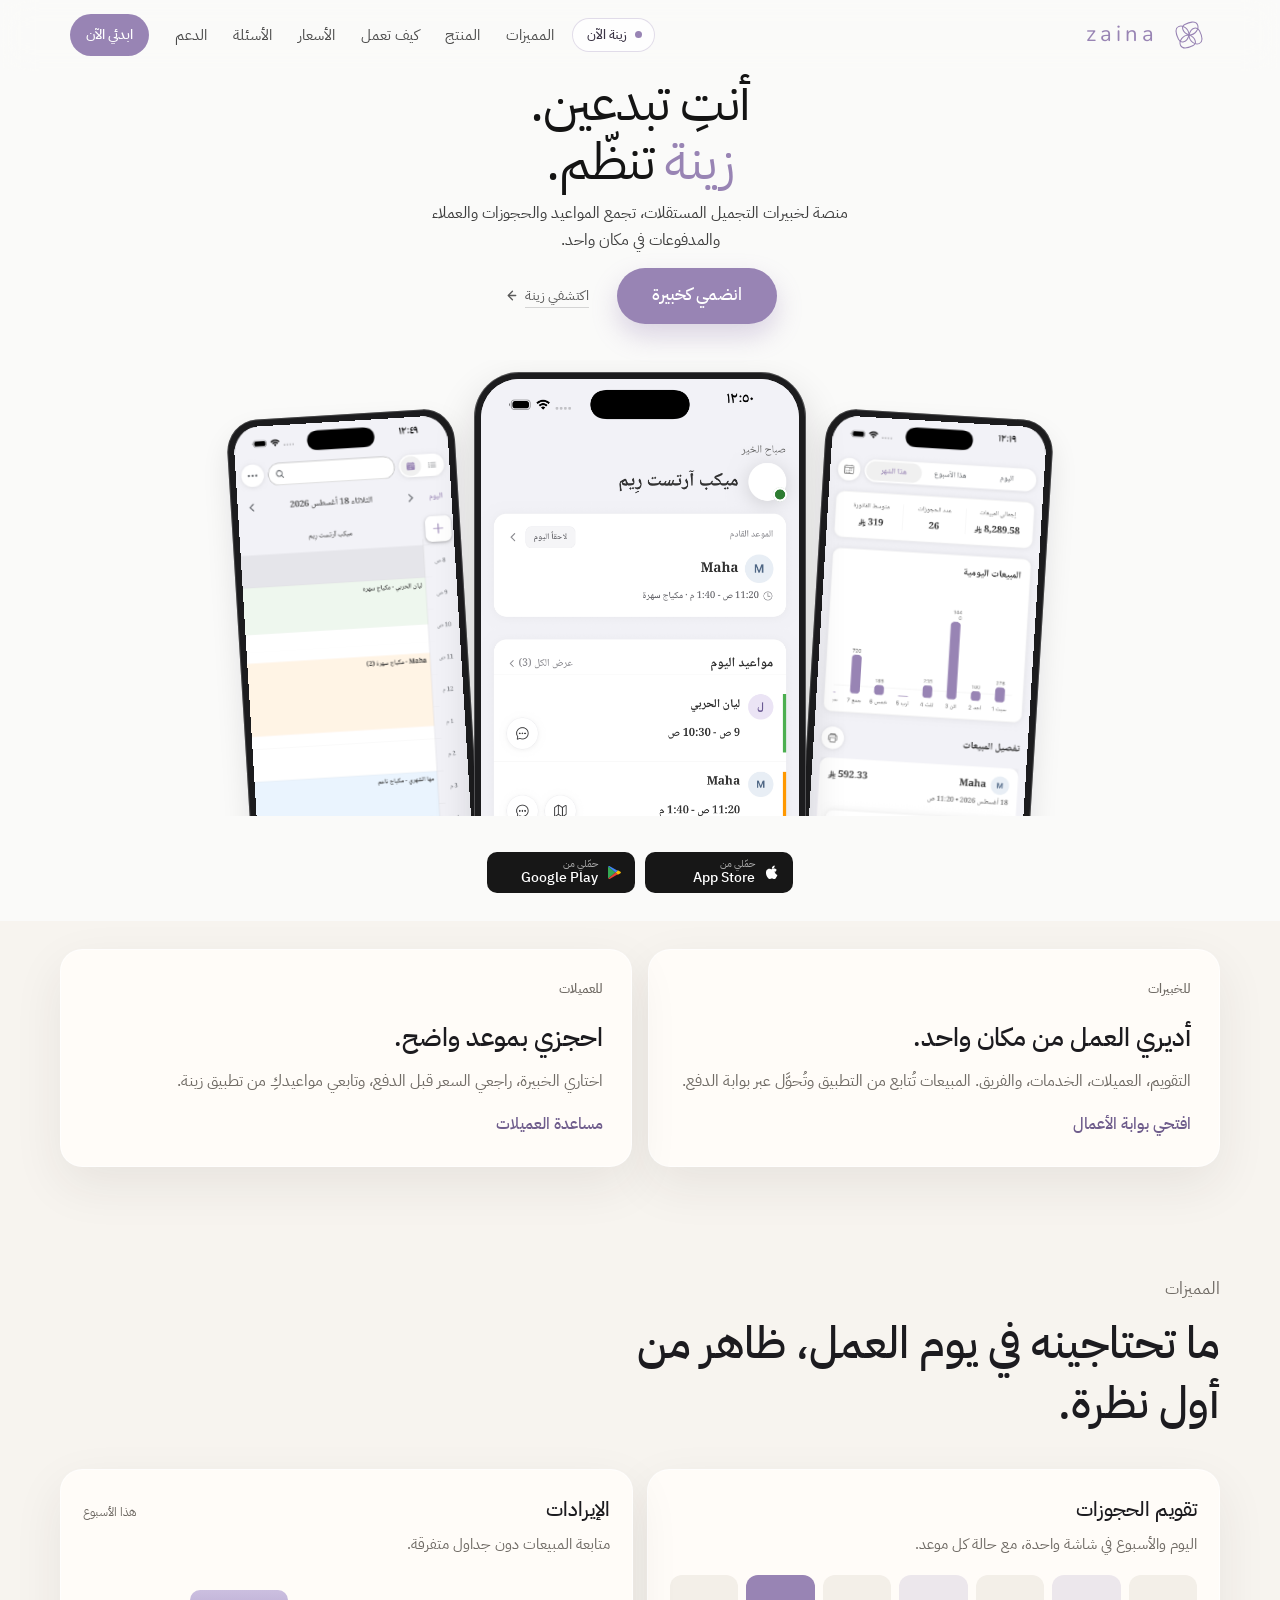
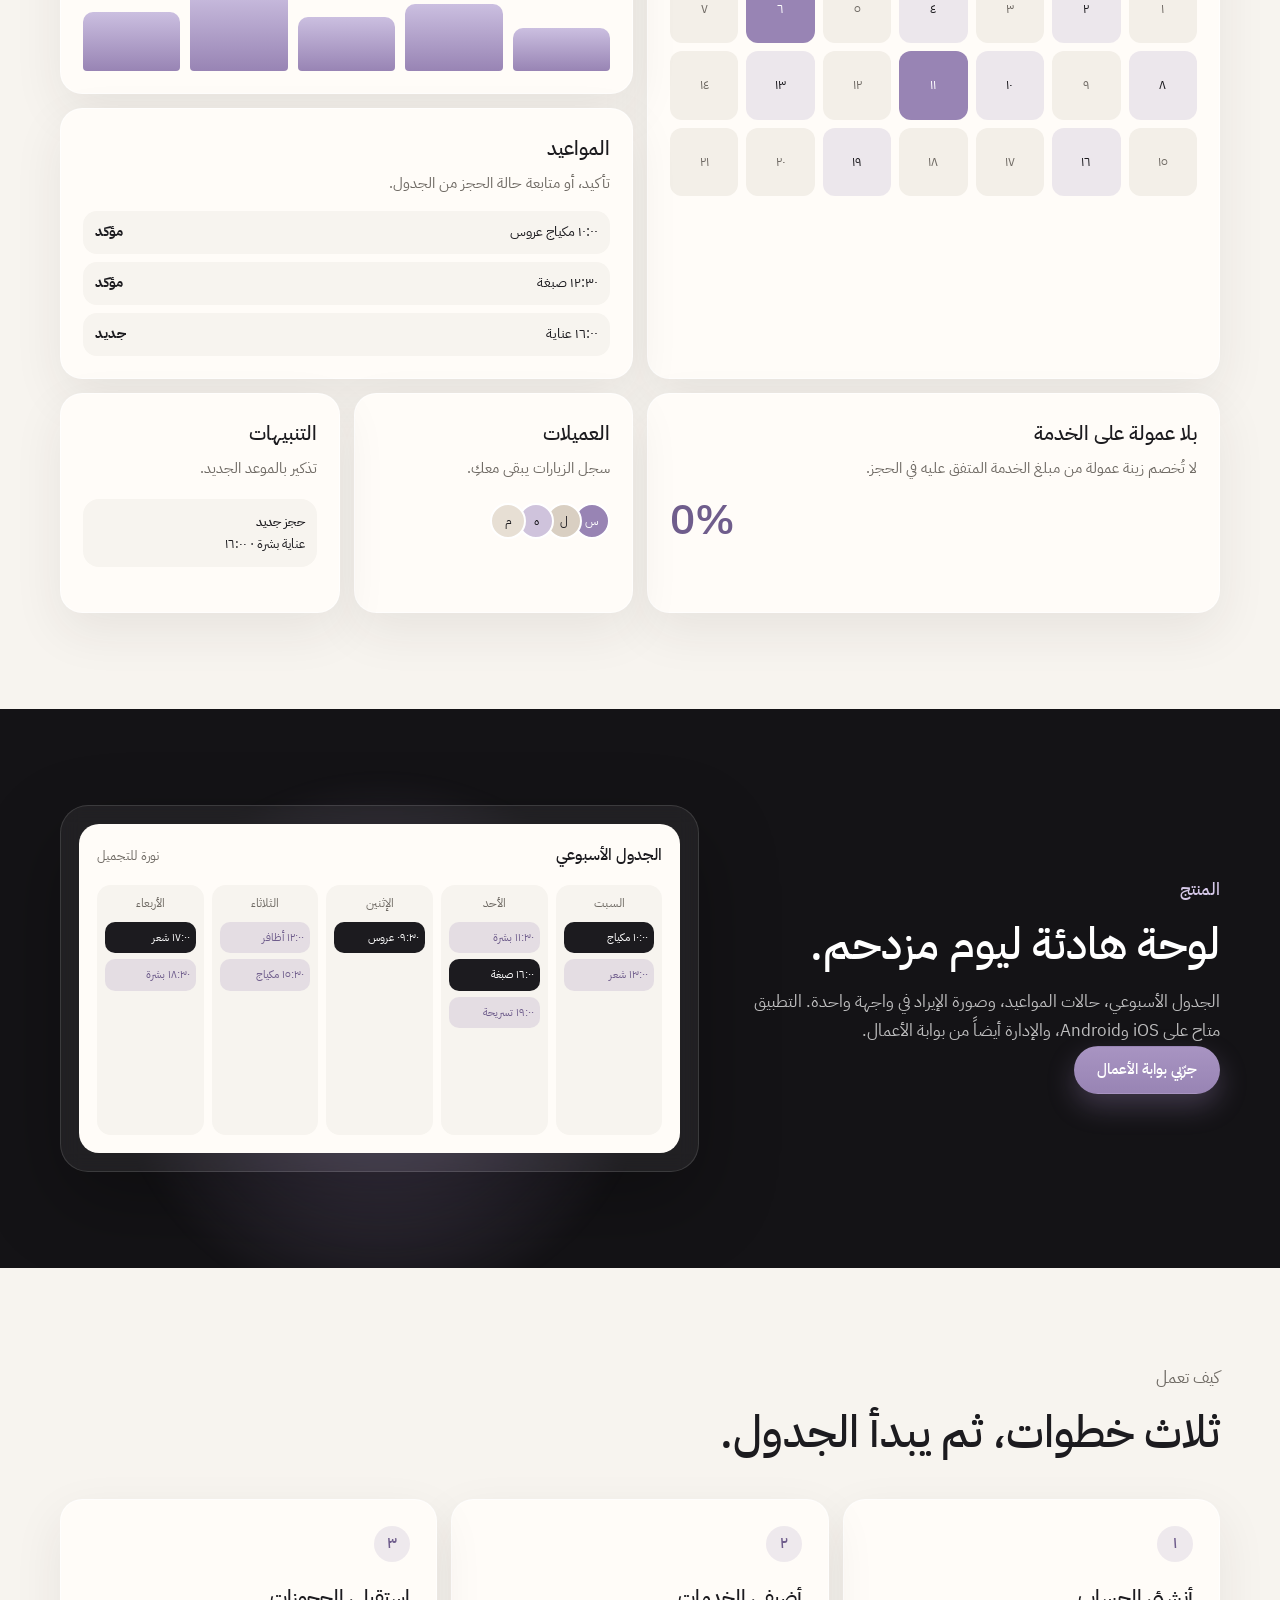
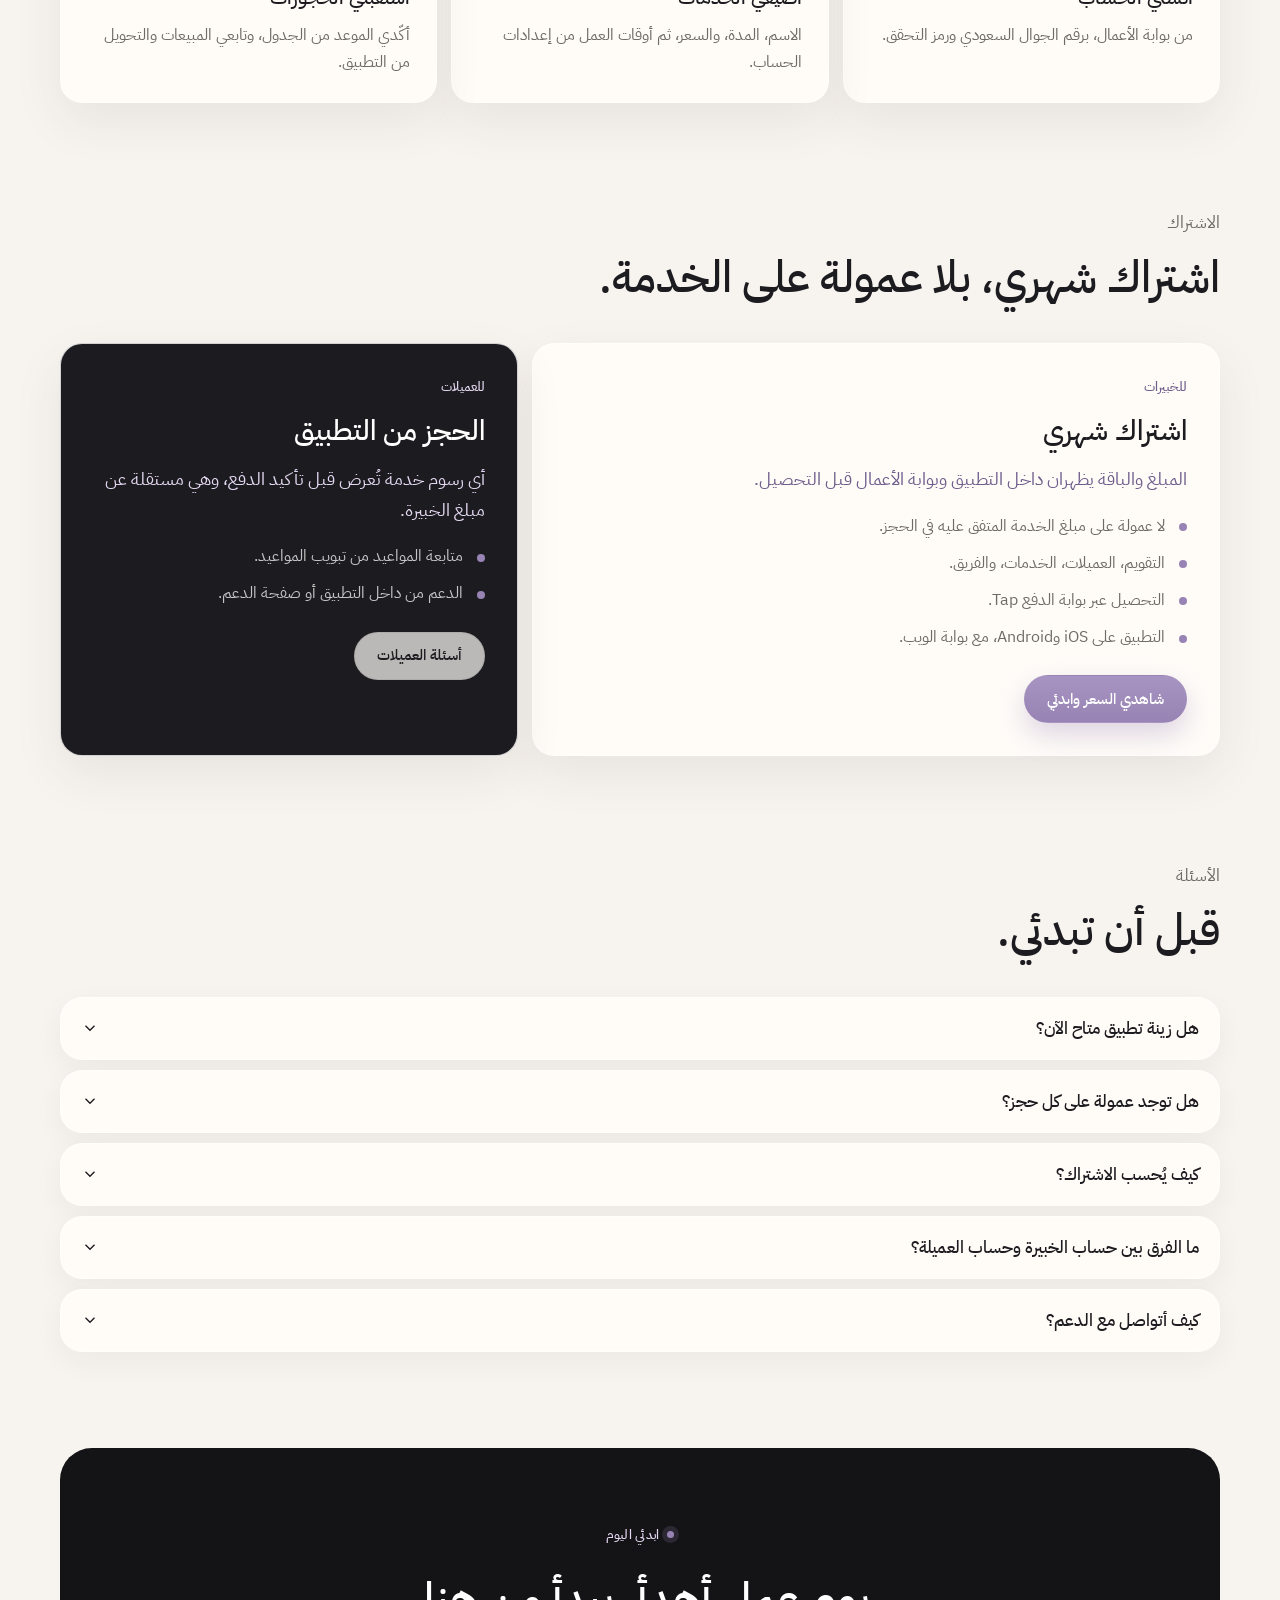
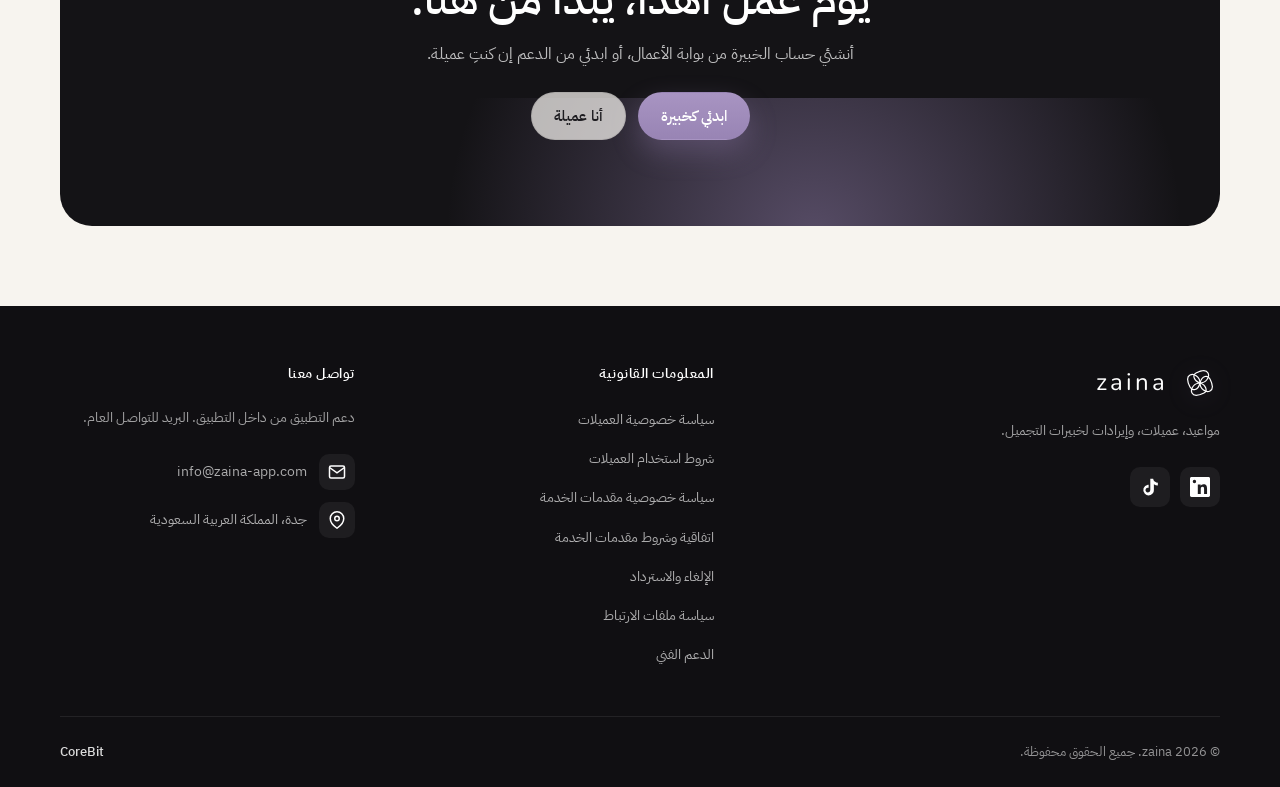
<file: index.html>
<!DOCTYPE html>
<html lang="ar" dir="rtl">
<head>
    <meta charset="UTF-8">
    <meta name="viewport" content="width=device-width, initial-scale=1.0">
    <title>zaina - منصة تجمع خبيرات التجميل</title>
    <meta name="description" content="زينة تطبيق لإدارة صالون التجميل: مواعيد، عميلات، وإيرادات. اشتراك شهري للخبيرات بلا عمولة على مبلغ الخدمة.">
    <meta name="theme-color" content="#fafaf9">
    <link rel="icon" type="image/svg+xml" href="favicon.svg">
    <link rel="icon" type="image/png" sizes="32x32" href="favicon-32.png">
    <link rel="alternate icon" href="favicon.ico">
    <link rel="apple-touch-icon" href="apple-touch-icon.png">
    <link rel="stylesheet" href="styles.css">
    <link rel="stylesheet" href="home.css?v=20261021b">
    <link rel="preconnect" href="https://fonts.googleapis.com">
    <link rel="preconnect" href="https://fonts.gstatic.com" crossorigin>
    <link href="https://fonts.googleapis.com/css2?family=IBM+Plex+Sans+Arabic:wght@300;400;500&family=Nunito:wght@400;500&display=swap" rel="stylesheet">
</head>
<body class="home">
    <nav class="navbar">
        <div class="navbar-content">
            <a href="#top" class="navbar-logo">
                <svg width="32" height="32" viewBox="0 0 100 100" aria-hidden="true">
                    <path class="petal" d="M 50 50 C 50 35, 35 25, 25 30 C 15 35, 20 50, 25 60 C 30 70, 45 70, 50 50 Z" />
                    <path class="petal" d="M 50 50 C 65 50, 75 35, 70 25 C 65 15, 50 20, 40 25 C 30 30, 35 45, 50 50 Z" />
                    <path class="petal" d="M 50 50 C 50 65, 65 75, 75 70 C 85 65, 80 50, 75 40 C 70 30, 55 30, 50 50 Z" />
                    <path class="petal" d="M 50 50 C 35 50, 25 65, 30 75 C 35 85, 50 80, 60 75 C 70 70, 65 55, 50 50 Z" />
                </svg>
                <span class="navbar-brand">zaina</span>
            </a>
            <div class="nav-end">
                <div class="live-wrap">
                    <button class="live-pill" type="button" aria-expanded="false" aria-controls="live-panel">
                        <span class="live-dot" aria-hidden="true"></span>
                        زينة الآن
                    </button>
                    <div class="live-panel" id="live-panel" hidden>
                        <p class="live-kicker">الحالة</p>
                        <p class="live-title">التطبيق متاح الآن</p>
                        <p class="live-note">تطبيق الخبيرات وتطبيق العميلات متاحان على iOS وAndroid.</p>
                    </div>
                </div>
                <button class="nav-toggle" type="button" aria-expanded="false" aria-controls="nav-links" aria-label="القائمة">
                    <svg width="18" height="18" viewBox="0 0 24 24" fill="none" stroke="currentColor" stroke-width="1.8" aria-hidden="true">
                        <path d="M4 7h16M4 12h16M4 17h16"></path>
                    </svg>
                </button>
                <div class="navbar-links" id="nav-links">
                    <a href="#features" class="navbar-link">المميزات</a>
                    <a href="#showcase" class="navbar-link">المنتج</a>
                    <a href="#how" class="navbar-link">كيف تعمل</a>
                    <a href="#pricing" class="navbar-link">الأسعار</a>
                    <a href="#faq" class="navbar-link">الأسئلة</a>
                    <a href="/support/" class="navbar-link">الدعم</a>
                    <a href="https://business.zaina-app.com" class="navbar-cta">ابدئي الآن</a>
                </div>
            </div>
        </div>
    </nav>

    <main id="top">
        <section class="hero">
            <div class="hero-intro">
                <h1>أنتِ تبدعين.<br><span>زينة</span> تنظّم.</h1>
                <p class="hero-lead">منصة لخبيرات التجميل المستقلات، تجمع المواعيد والحجوزات والعملاء والمدفوعات في مكان واحد.</p>
                <div class="hero-cta">
                    <a href="https://business.zaina-app.com" class="button button-primary">انضمي كخبيرة</a>
                    <a href="#showcase" class="hero-more"><span>اكتشفي زينة</span><svg class="hero-more-arrow" width="15" height="15" viewBox="0 0 16 16" aria-hidden="true"><path d="M9 3.5 4.5 8 9 12.5" fill="none" stroke="currentColor" stroke-width="1.4" stroke-linecap="round" stroke-linejoin="round"/><path d="M5 8h7.5" fill="none" stroke="currentColor" stroke-width="1.4" stroke-linecap="round"/></svg></a>
                </div>
            </div>

            <div class="hero-stage">
                <div class="phones-frame">
                    <div class="phones" dir="ltr">
                        <article class="ph ph--avail">
                            <div class="ph-screen"><img src="assets/screens/schedule.png" alt="جدول اليوم في تطبيق زينة للخبيرات" width="1206" height="2622"><span class="ph-debug" aria-hidden="true"></span></div>
                        </article>
                        <article class="ph ph--center">
                            <div class="ph-screen"><img src="assets/screens/appointments.png" alt="مواعيد اليوم في تطبيق زينة للخبيرات" width="1206" height="2622"><span class="ph-debug" aria-hidden="true"></span></div>
                        </article>
                        <article class="ph ph--earn">
                            <div class="ph-screen"><img src="assets/screens/earnings.png" alt="المبيعات في تطبيق زينة للخبيرات" width="1206" height="2622"><span class="ph-debug" aria-hidden="true"></span></div>
                        </article>
                    </div>
                </div>
                <div class="store-row">
                    <a class="store" href="https://business.zaina-app.com">
                        <svg width="18" height="18" viewBox="0 0 24 24" fill="currentColor" aria-hidden="true"><path d="M16.4 12.7c0-2.3 1.9-3.4 2-3.5-1.1-1.6-2.8-1.8-3.4-1.8-1.4-.2-2.8.9-3.5.9s-1.8-.8-3-.8c-1.5 0-3 .9-3.8 2.3-1.6 2.8-.4 7 1.2 9.3.8 1.1 1.7 2.3 2.9 2.3 1.2 0 1.6-.7 3-.7s1.8.7 3 .7 2-.1 2.9-2.3c.7-1 1.2-2.1 1.5-3.2-3.9-1.5-3.8-5.4-3.8-5.2z"/><path d="M14.7 6.2c.6-.8 1.1-1.9.9-3-1 .1-2.1.7-2.8 1.5-.6.7-1.2 1.8-.9 2.9 1.1.1 2.1-.5 2.8-1.4z"/></svg>
                        <span><small>حمّلي من</small><strong>App Store</strong></span>
                    </a>
                    <a class="store" href="https://business.zaina-app.com">
                        <svg width="17" height="17" viewBox="0 0 24 24" aria-hidden="true"><path fill="#34a853" d="M3.2 20.6 13.4 12 3.2 3.4c-.3.4-.4.9-.4 1.5v14.2c0 .6.1 1.1.4 1.5z"/><path fill="#fbbc04" d="m16.7 15.2-3.3-3.2 3.3-3.2 3.7 2.1c.8.5.8 1.7 0 2.2l-3.7 2.1z"/><path fill="#4285f4" d="M13.4 12 3.2 3.4c.5-.5 1.2-.7 2-.4l11.5 6.6-3.3 2.4z"/><path fill="#ea4335" d="M13.4 12 3.2 20.6c.5.5 1.2.7 2 .4l11.5-6.6-3.3-2.4z"/></svg>
                        <span><small>حمّلي من</small><strong>Google Play</strong></span>
                    </a>
                </div>
            </div>
        </section>

        <section class="band" id="intro">
            <div class="wrap">
                <div class="audiences">
                    <article class="audience reveal">
                        <p class="section-kicker">للخبيرات</p>
                        <h2>أديري العمل من مكان واحد.</h2>
                        <p>التقويم، العميلات، الخدمات، والفريق. المبيعات تُتابع من التطبيق وتُحوَّل عبر بوابة الدفع.</p>
                        <a class="text-link" href="https://business.zaina-app.com">افتحي بوابة الأعمال</a>
                    </article>
                    <article class="audience reveal">
                        <p class="section-kicker">للعميلات</p>
                        <h2>احجزي بموعد واضح.</h2>
                        <p>اختاري الخبيرة، راجعي السعر قبل الدفع، وتابعي مواعيدكِ من تطبيق زينة.</p>
                        <a class="text-link" href="/support/#customer">مساعدة العميلات</a>
                    </article>
                </div>
            </div>
        </section>

        <section class="bento" id="features">
            <div class="wrap">
                <div class="section-head reveal">
                    <p class="section-kicker">المميزات</p>
                    <h2>ما تحتاجينه في يوم العمل، ظاهر من أول نظرة.</h2>
                </div>
                <div class="bento-grid">
                    <article class="bento-card card-cal reveal">
                        <h3>تقويم الحجوزات</h3>
                        <p>اليوم والأسبوع في شاشة واحدة، مع حالة كل موعد.</p>
                        <div class="cal" aria-hidden="true">
                            <i>١</i><i class="has">٢</i><i>٣</i><i class="has">٤</i><i>٥</i><i class="on">٦</i><i>٧</i>
                            <i class="has">٨</i><i>٩</i><i class="has">١٠</i><i class="on">١١</i><i>١٢</i><i class="has">١٣</i><i>١٤</i>
                            <i>١٥</i><i class="has">١٦</i><i>١٧</i><i>١٨</i><i class="has">١٩</i><i>٢٠</i><i>٢١</i>
                        </div>
                    </article>
                    <article class="bento-card card-analytics reveal">
                        <div class="mini-row">
                            <h3>الإيرادات</h3>
                            <span class="mini-label">هذا الأسبوع</span>
                        </div>
                        <p>متابعة المبيعات دون جداول متفرقة.</p>
                        <div class="bars" aria-hidden="true">
                            <span style="--h: 46%"></span>
                            <span style="--h: 72%"></span>
                            <span style="--h: 58%"></span>
                            <span style="--h: 88%"></span>
                            <span style="--h: 64%"></span>
                        </div>
                    </article>
                    <article class="bento-card card-appt reveal">
                        <h3>المواعيد</h3>
                        <p>تأكيد، أو متابعة حالة الحجز من الجدول.</p>
                        <div class="appt-mini" aria-hidden="true">
                            <div><span>١٠:٠٠ مكياج عروس</span><b>مؤكد</b></div>
                            <div><span>١٢:٣٠ صبغة</span><b>مؤكد</b></div>
                            <div><span>١٦:٠٠ عناية</span><b>جديد</b></div>
                        </div>
                    </article>
                    <article class="bento-card card-zero reveal">
                        <h3>بلا عمولة على الخدمة</h3>
                        <p>لا تُخصم زينة عمولة من مبلغ الخدمة المتفق عليه في الحجز.</p>
                        <div class="zero-figure" dir="ltr">0%</div>
                    </article>
                    <article class="bento-card card-clients reveal">
                        <h3>العميلات</h3>
                        <p>سجل الزيارات يبقى معكِ.</p>
                        <div class="people" aria-hidden="true"><span>س</span><span>ل</span><span>ه</span><span>م</span></div>
                    </article>
                    <article class="bento-card card-alerts reveal">
                        <h3>التنبيهات</h3>
                        <p>تذكير بالموعد الجديد.</p>
                        <div class="note" aria-hidden="true"><b>حجز جديد</b>عناية بشرة · ١٦:٠٠</div>
                    </article>
                </div>
            </div>
        </section>

        <section class="showcase" id="showcase">
            <div class="wrap showcase-grid">
                <div class="showcase-copy reveal">
                    <p class="section-kicker">المنتج</p>
                    <h2>لوحة هادئة ليوم مزدحم.</h2>
                    <p>الجدول الأسبوعي، حالات المواعيد، وصورة الإيراد في واجهة واحدة. التطبيق متاح على iOS وAndroid، والإدارة أيضاً من بوابة الأعمال.</p>
                    <div class="actions">
                        <a href="https://business.zaina-app.com" class="button button-primary">جرّبي بوابة الأعمال</a>
                    </div>
                </div>
                <div class="panel reveal" aria-hidden="true">
                    <div class="panel-sheet">
                        <div class="panel-top">
                            <strong>الجدول الأسبوعي</strong>
                            <span>نورة للتجميل</span>
                        </div>
                        <div class="week">
                            <div class="week-col"><em>السبت</em><div class="block dark">١٠:٠٠ مكياج</div><div class="block">١٣:٠٠ شعر</div></div>
                            <div class="week-col"><em>الأحد</em><div class="block">١١:٣٠ بشرة</div><div class="block dark">١٦:٠٠ صبغة</div><div class="block">١٩:٠٠ تسريحة</div></div>
                            <div class="week-col"><em>الإثنين</em><div class="block dark">٠٩:٣٠ عروس</div></div>
                            <div class="week-col"><em>الثلاثاء</em><div class="block">١٢:٠٠ أظافر</div><div class="block">١٥:٣٠ مكياج</div></div>
                            <div class="week-col"><em>الأربعاء</em><div class="block dark">١٧:٠٠ شعر</div><div class="block">١٨:٣٠ بشرة</div></div>
                        </div>
                    </div>
                </div>
            </div>
        </section>

        <section class="steps" id="how">
            <div class="wrap">
                <div class="section-head reveal">
                    <p class="section-kicker">كيف تعمل</p>
                    <h2>ثلاث خطوات، ثم يبدأ الجدول.</h2>
                </div>
                <div class="step-grid">
                    <article class="step reveal">
                        <div class="step-num">١</div>
                        <h3>أنشئي الحساب</h3>
                        <p>من بوابة الأعمال، برقم الجوال السعودي ورمز التحقق.</p>
                    </article>
                    <article class="step reveal">
                        <div class="step-num">٢</div>
                        <h3>أضيفي الخدمات</h3>
                        <p>الاسم، المدة، والسعر، ثم أوقات العمل من إعدادات الحساب.</p>
                    </article>
                    <article class="step reveal">
                        <div class="step-num">٣</div>
                        <h3>استقبلي الحجوزات</h3>
                        <p>أكّدي الموعد من الجدول، وتابعي المبيعات والتحويل من التطبيق.</p>
                    </article>
                </div>
            </div>
        </section>

        <section class="pricing" id="pricing">
            <div class="wrap">
                <div class="section-head reveal">
                    <p class="section-kicker">الاشتراك</p>
                    <h2>اشتراك شهري، بلا عمولة على الخدمة.</h2>
                </div>
                <div class="pricing-grid">
                    <article class="plan reveal">
                        <p class="section-kicker">للخبيرات</p>
                        <h3>اشتراك شهري</h3>
                        <p class="price-line">المبلغ والباقة يظهران داخل التطبيق وبوابة الأعمال قبل التحصيل.</p>
                        <ul>
                            <li>لا عمولة على مبلغ الخدمة المتفق عليه في الحجز.</li>
                            <li>التقويم، العميلات، الخدمات، والفريق.</li>
                            <li>التحصيل عبر بوابة الدفع Tap.</li>
                            <li>التطبيق على iOS وAndroid، مع بوابة الويب.</li>
                        </ul>
                        <a href="https://business.zaina-app.com" class="button button-primary">شاهدي السعر وابدئي</a>
                    </article>
                    <article class="plan plan-side reveal">
                        <p class="section-kicker">للعميلات</p>
                        <h3>الحجز من التطبيق</h3>
                        <p class="price-line">أي رسوم خدمة تُعرض قبل تأكيد الدفع، وهي مستقلة عن مبلغ الخبيرة.</p>
                        <ul>
                            <li>متابعة المواعيد من تبويب المواعيد.</li>
                            <li>الدعم من داخل التطبيق أو صفحة الدعم.</li>
                        </ul>
                        <a href="/support/#customer" class="button button-ghost">أسئلة العميلات</a>
                    </article>
                </div>
            </div>
        </section>

        <section class="faq" id="faq">
            <div class="wrap">
                <div class="section-head reveal">
                    <p class="section-kicker">الأسئلة</p>
                    <h2>قبل أن تبدئي.</h2>
                </div>
                <div class="faq-list">
                    <article class="faq-item">
                        <button class="faq-trigger" type="button" aria-expanded="false">
                            <span>هل زينة تطبيق متاح الآن؟</span>
                            <svg class="chevron" width="18" height="18" viewBox="0 0 24 24" fill="none" stroke="currentColor" stroke-width="1.8" aria-hidden="true"><path d="M6 9l6 6 6-6"></path></svg>
                        </button>
                        <div class="faq-panel"><p>نعم. تطبيق الخبيرات وتطبيق العميلات متاحان على iOS وAndroid، وللخبيرات أيضاً بوابة الأعمال على الويب.</p></div>
                    </article>
                    <article class="faq-item">
                        <button class="faq-trigger" type="button" aria-expanded="false">
                            <span>هل توجد عمولة على كل حجز؟</span>
                            <svg class="chevron" width="18" height="18" viewBox="0 0 24 24" fill="none" stroke="currentColor" stroke-width="1.8" aria-hidden="true"><path d="M6 9l6 6 6-6"></path></svg>
                        </button>
                        <div class="faq-panel"><p>لا تُخصم زينة عمولة من مبلغ الخدمة المتفق عليه في الحجز. قد تُعرض رسوم خدمة على العميلة عند الدفع، وهي منفصلة عن مبلغ الخبيرة.</p></div>
                    </article>
                    <article class="faq-item">
                        <button class="faq-trigger" type="button" aria-expanded="false">
                            <span>كيف يُحسب الاشتراك؟</span>
                            <svg class="chevron" width="18" height="18" viewBox="0 0 24 24" fill="none" stroke="currentColor" stroke-width="1.8" aria-hidden="true"><path d="M6 9l6 6 6-6"></path></svg>
                        </button>
                        <div class="faq-panel"><p>الخبيرة تدفع اشتراكاً شهرياً مقابل استخدام المنصة. السعر والباقة يظهران قبل الدفع في التطبيق أو بوابة الويب، ويُحصَّل الاشتراك عبر Tap.</p></div>
                    </article>
                    <article class="faq-item">
                        <button class="faq-trigger" type="button" aria-expanded="false">
                            <span>ما الفرق بين حساب الخبيرة وحساب العميلة؟</span>
                            <svg class="chevron" width="18" height="18" viewBox="0 0 24 24" fill="none" stroke="currentColor" stroke-width="1.8" aria-hidden="true"><path d="M6 9l6 6 6-6"></path></svg>
                        </button>
                        <div class="faq-panel"><p>الخبيرة تدير الصالون والحجوزات والخدمات. العميلة تبحث وتحجز وتتابع مواعيدها. كل مسار له تطبيقه وصفحة دعمه.</p></div>
                    </article>
                    <article class="faq-item">
                        <button class="faq-trigger" type="button" aria-expanded="false">
                            <span>كيف أتواصل مع الدعم؟</span>
                            <svg class="chevron" width="18" height="18" viewBox="0 0 24 24" fill="none" stroke="currentColor" stroke-width="1.8" aria-hidden="true"><path d="M6 9l6 6 6-6"></path></svg>
                        </button>
                        <div class="faq-panel"><p>من داخل التطبيق عبر المزيد ثم الدعم، أو عبر info@zaina-app.com، أو من صفحة الدعم. للجوال: ‎+966 50 060 2549.</p></div>
                    </article>
                </div>
            </div>
        </section>

        <section class="closing">
            <div class="wrap">
                <div class="closing-panel reveal">
                    <p class="eyebrow"><span class="dot" aria-hidden="true"></span> ابدئي اليوم</p>
                    <h2>يوم عمل أهدأ، يبدأ من هنا.</h2>
                    <p>أنشئي حساب الخبيرة من بوابة الأعمال، أو ابدئي من الدعم إن كنتِ عميلة.</p>
                    <div class="actions">
                        <a href="https://business.zaina-app.com" class="button button-primary">ابدئي كخبيرة</a>
                        <a href="/support/#customer" class="button button-ghost">أنا عميلة</a>
                    </div>
                </div>
            </div>
        </section>
    </main>

    <footer id="contact" class="footer">
        <div class="container">
            <div class="footer-grid">
                <div class="footer-col footer-col-brand">
                    <div class="footer-logo">
                        <svg class="logo-symbol" width="40" height="40" viewBox="0 0 100 100" aria-hidden="true">
                            <path class="petal" d="M 50 50 C 50 35, 35 25, 25 30 C 15 35, 20 50, 25 60 C 30 70, 45 70, 50 50 Z" />
                            <path class="petal" d="M 50 50 C 65 50, 75 35, 70 25 C 65 15, 50 20, 40 25 C 30 30, 35 45, 50 50 Z" />
                            <path class="petal" d="M 50 50 C 50 65, 65 75, 75 70 C 85 65, 80 50, 75 40 C 70 30, 55 30, 50 50 Z" />
                            <path class="petal" d="M 50 50 C 35 50, 25 65, 30 75 C 35 85, 50 80, 60 75 C 70 70, 65 55, 50 50 Z" />
                        </svg>
                        <span class="footer-brand-name">zaina</span>
                    </div>
                    <p class="footer-tagline">مواعيد، عميلات، وإيرادات لخبيرات التجميل.</p>
                    <div class="social-links">
                        <a href="https://www.linkedin.com/company/zaina-ksa/" target="_blank" rel="noopener noreferrer" class="social-button" aria-label="LinkedIn">
                            <svg width="20" height="20" viewBox="0 0 24 24" fill="currentColor" aria-hidden="true"><path d="M20.45 20.45h-3.55v-5.57c0-1.33-.02-3.04-1.85-3.04-1.85 0-2.13 1.45-2.13 2.94v5.67H9.36V9h3.41v1.56h.05c.48-.9 1.64-1.85 3.37-1.85 3.6 0 4.27 2.37 4.27 5.46v6.28zM5.34 7.43a2.06 2.06 0 1 1 0-4.12 2.06 2.06 0 0 1 0 4.12zM3.56 20.45h3.56V9H3.56v11.45zM22.22 0H1.77C.79 0 0 .78 0 1.74v20.52C0 23.22.79 24 1.77 24h20.45c.99 0 1.78-.78 1.78-1.74V1.74C24 .78 23.21 0 22.22 0z"/></svg>
                        </a>
                        <a href="https://www.tiktok.com/@zaina-app" target="_blank" rel="noopener noreferrer" class="social-button" aria-label="TikTok">
                            <svg width="20" height="20" viewBox="0 0 24 24" fill="currentColor" aria-hidden="true"><path d="M19.59 6.69a4.83 4.83 0 0 1-3.77-4.25V2h-3.45v13.67a2.89 2.89 0 0 1-5.2 1.74 2.89 2.89 0 0 1 2.31-4.64 2.93 2.93 0 0 1 .88.13V9.4a6.84 6.84 0 0 0-1-.05A6.33 6.33 0 0 0 5.8 20.1a6.34 6.34 0 0 0 10.86-4.43V8.69a8.16 8.16 0 0 0 4.77 1.52V6.74a4.85 4.85 0 0 1-1.84-.05z"/></svg>
                        </a>
                    </div>
                </div>
                <div class="footer-col">
                    <h4 class="footer-heading">المعلومات القانونية</h4>
                    <ul class="footer-links">
                        <li><a href="/privacy/">سياسة خصوصية العميلات</a></li>
                        <li><a href="/terms/">شروط استخدام العميلات</a></li>
                        <li><a href="/privacy/provider/">سياسة خصوصية مقدمات الخدمة</a></li>
                        <li><a href="/terms/provider/">اتفاقية وشروط مقدمات الخدمة</a></li>
                        <li><a href="/refund/">الإلغاء والاسترداد</a></li>
                        <li><a href="/cookies/">سياسة ملفات الارتباط</a></li>
                        <li><a href="/support/">الدعم الفني</a></li>
                    </ul>
                </div>
                <div class="footer-col">
                    <h4 class="footer-heading">تواصل معنا</h4>
                    <p class="footer-tagline">دعم التطبيق من داخل التطبيق. البريد للتواصل العام.</p>
                    <ul class="footer-contact">
                        <li>
                            <span class="footer-contact-icon" aria-hidden="true">
                                <svg width="18" height="18" viewBox="0 0 24 24" fill="none" stroke="currentColor" stroke-width="2"><path d="M4 4h16c1.1 0 2 .9 2 2v12c0 1.1-.9 2-2 2H4c-1.1 0-2-.9-2-2V6c0-1.1.9-2 2-2z"></path><polyline points="22,6 12,13 2,6"></polyline></svg>
                            </span>
                            <a href="mailto:info@zaina-app.com" dir="ltr">info@zaina-app.com</a>
                        </li>
                        <li>
                            <span class="footer-contact-icon" aria-hidden="true">
                                <svg width="18" height="18" viewBox="0 0 24 24" fill="none" stroke="currentColor" stroke-width="2"><path d="M21 10c0 7-9 13-9 13s-9-6-9-13a9 9 0 0 1 18 0z"></path><circle cx="12" cy="10" r="3"></circle></svg>
                            </span>
                            <span>جدة، المملكة العربية السعودية</span>
                        </li>
                    </ul>
                </div>
            </div>
            <div class="footer-bottom">
                <p class="footer-text">© 2026 zaina. جميع الحقوق محفوظة.</p>
                <p class="footer-credit"><a href="https://corebit-tech.com" target="_blank" rel="noopener noreferrer" class="footer-credit-link">CoreBit</a></p>
            </div>
        </div>
    </footer>

    <script src="script.js?v=20261010c"></script>
</body>
</html>
</file>
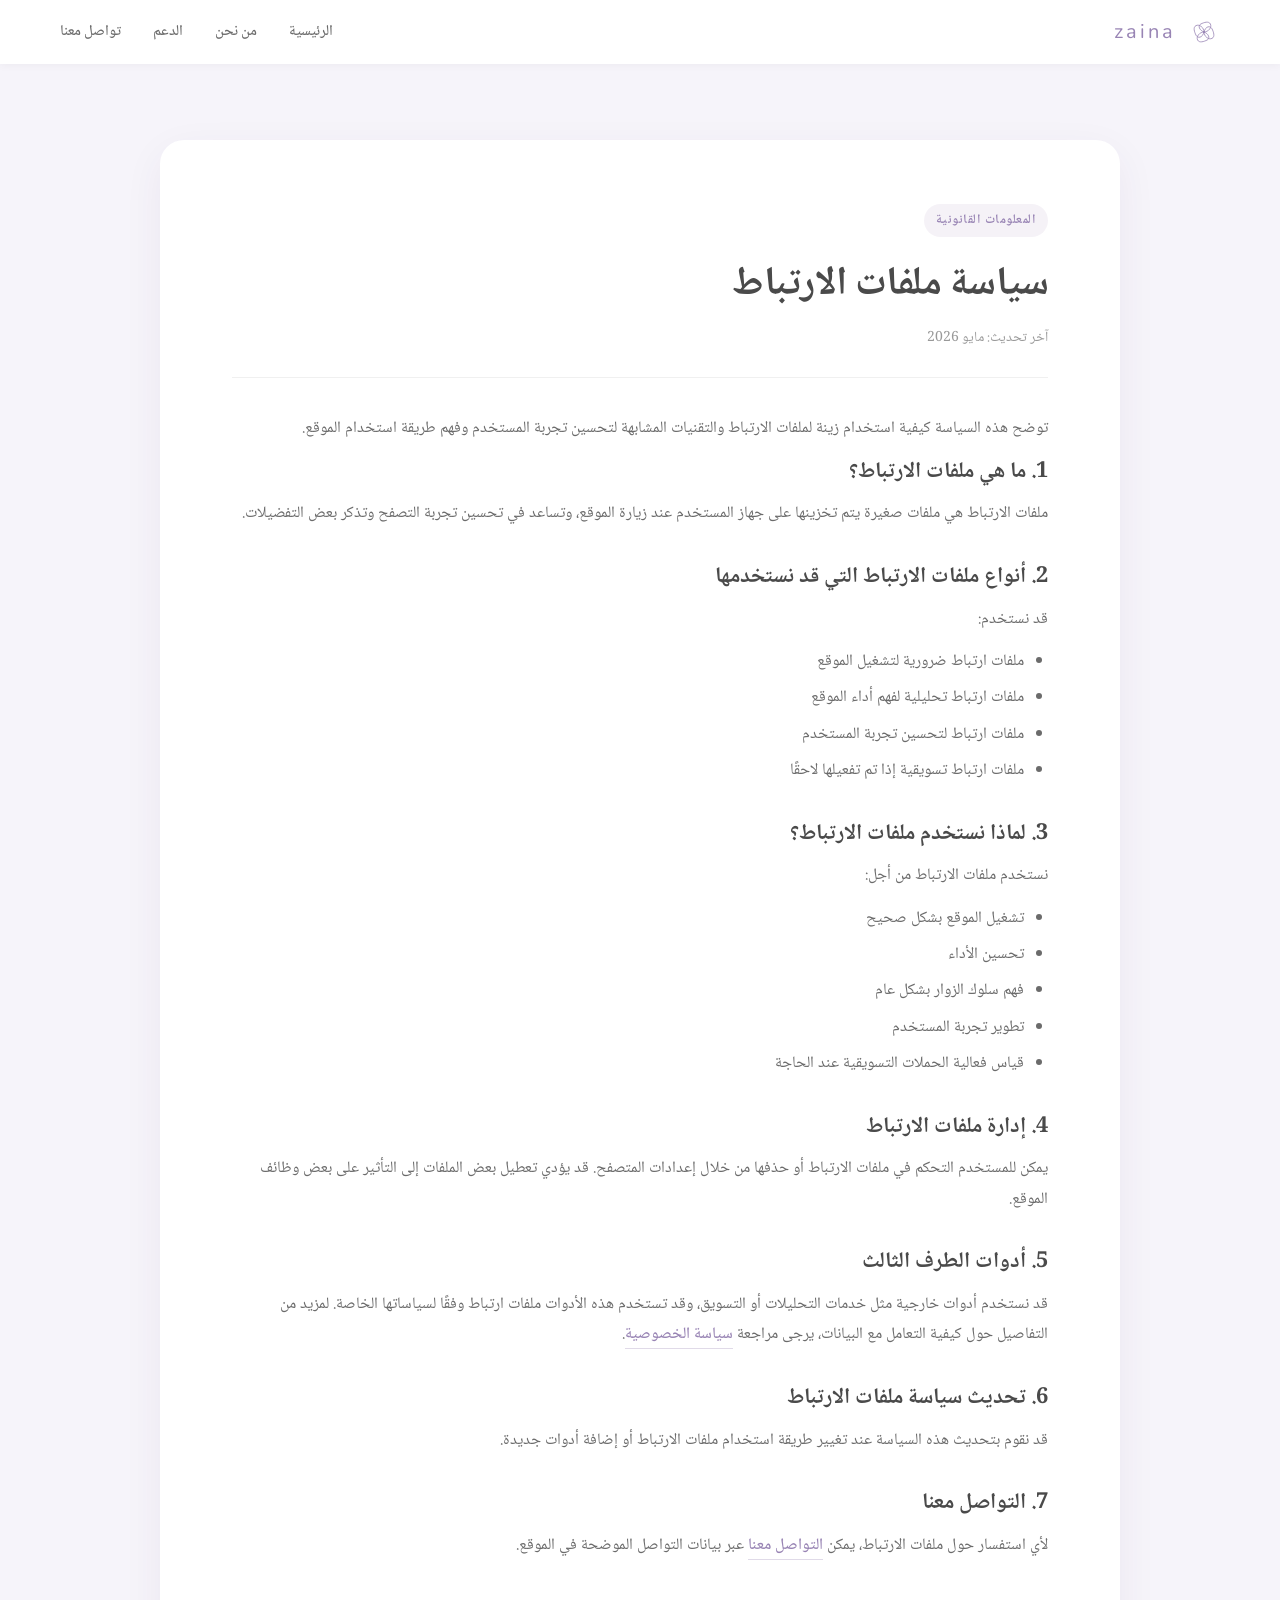
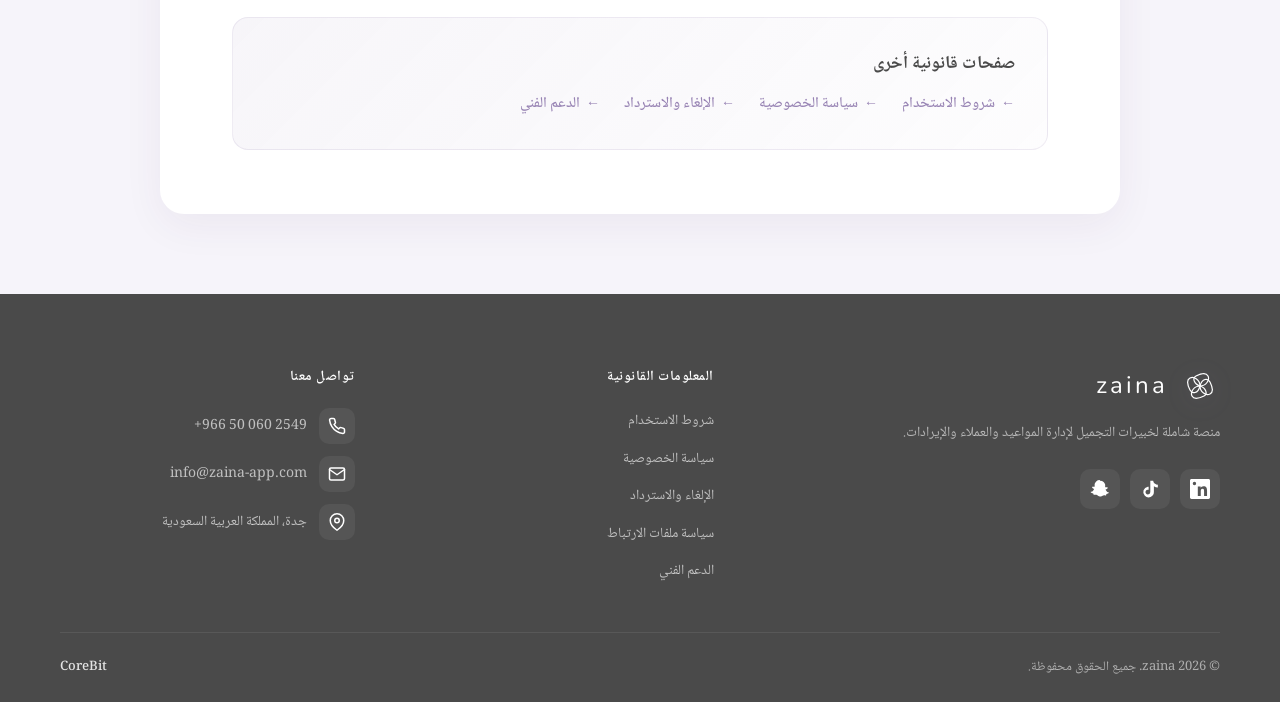
<file: cookies/index.html>
<!DOCTYPE html>
<html lang="ar" dir="rtl">
<head>
    <meta charset="UTF-8">
    <meta name="viewport" content="width=device-width, initial-scale=1.0">
    <title>سياسة ملفات الارتباط | zaina</title>
    <meta name="description" content="سياسة ملفات الارتباط لمنصة زينة - منصة شاملة لخبيرات التجميل.">
    <link rel="icon" type="image/svg+xml" href="/favicon.svg">
    <link rel="icon" type="image/png" sizes="32x32" href="/favicon-32.png">
    <link rel="alternate icon" href="/favicon.ico">
    <link rel="apple-touch-icon" href="/apple-touch-icon.png">
    <link rel="stylesheet" href="/styles.css">
    <link rel="preconnect" href="https://fonts.googleapis.com">
    <link rel="preconnect" href="https://fonts.gstatic.com" crossorigin>
    <link href="https://fonts.googleapis.com/css2?family=Noto+Naskh+Arabic:wght@400;500;600;700&family=Nunito:wght@300;400;500;600&display=swap" rel="stylesheet">
</head>
<body class="legal-body">
    <!-- Navigation -->
    <nav class="navbar">
        <div class="navbar-content">
            <a href="/" class="navbar-logo">
                <svg width="32" height="32" viewBox="0 0 100 100">
                    <path class="petal" d="M 50 50 C 50 35, 35 25, 25 30 C 15 35, 20 50, 25 60 C 30 70, 45 70, 50 50 Z" />
                    <path class="petal" d="M 50 50 C 65 50, 75 35, 70 25 C 65 15, 50 20, 40 25 C 30 30, 35 45, 50 50 Z" />
                    <path class="petal" d="M 50 50 C 50 65, 65 75, 75 70 C 85 65, 80 50, 75 40 C 70 30, 55 30, 50 50 Z" />
                    <path class="petal" d="M 50 50 C 35 50, 25 65, 30 75 C 35 85, 50 80, 60 75 C 70 70, 65 55, 50 50 Z" />
                </svg>
                <span class="navbar-brand">zaina</span>
            </a>
            <div class="navbar-links">
                <a href="/#home" class="navbar-link">الرئيسية</a>
                <a href="/#features" class="navbar-link">من نحن</a>
                <a href="/support/" class="navbar-link">الدعم</a>
                <a href="/#contact" class="navbar-link">تواصل معنا</a>
            </div>
        </div>
    </nav>

    <main class="legal-page">
        <article class="legal-container">
            <header class="legal-header">
                <span class="legal-eyebrow">المعلومات القانونية</span>
                <h1 class="legal-title">سياسة ملفات الارتباط</h1>
                <p class="legal-meta">آخر تحديث: مايو 2026</p>
            </header>

            <div class="legal-content">
                <p class="legal-intro">
                    توضح هذه السياسة كيفية استخدام زينة لملفات الارتباط والتقنيات المشابهة لتحسين تجربة المستخدم وفهم طريقة استخدام الموقع.
                </p>

                <section>
                    <h2>1. ما هي ملفات الارتباط؟</h2>
                    <p>ملفات الارتباط هي ملفات صغيرة يتم تخزينها على جهاز المستخدم عند زيارة الموقع، وتساعد في تحسين تجربة التصفح وتذكر بعض التفضيلات.</p>
                </section>

                <section>
                    <h2>2. أنواع ملفات الارتباط التي قد نستخدمها</h2>
                    <p>قد نستخدم:</p>
                    <ul>
                        <li>ملفات ارتباط ضرورية لتشغيل الموقع</li>
                        <li>ملفات ارتباط تحليلية لفهم أداء الموقع</li>
                        <li>ملفات ارتباط لتحسين تجربة المستخدم</li>
                        <li>ملفات ارتباط تسويقية إذا تم تفعيلها لاحقًا</li>
                    </ul>
                </section>

                <section>
                    <h2>3. لماذا نستخدم ملفات الارتباط؟</h2>
                    <p>نستخدم ملفات الارتباط من أجل:</p>
                    <ul>
                        <li>تشغيل الموقع بشكل صحيح</li>
                        <li>تحسين الأداء</li>
                        <li>فهم سلوك الزوار بشكل عام</li>
                        <li>تطوير تجربة المستخدم</li>
                        <li>قياس فعالية الحملات التسويقية عند الحاجة</li>
                    </ul>
                </section>

                <section>
                    <h2>4. إدارة ملفات الارتباط</h2>
                    <p>يمكن للمستخدم التحكم في ملفات الارتباط أو حذفها من خلال إعدادات المتصفح. قد يؤدي تعطيل بعض الملفات إلى التأثير على بعض وظائف الموقع.</p>
                </section>

                <section>
                    <h2>5. أدوات الطرف الثالث</h2>
                    <p>قد نستخدم أدوات خارجية مثل خدمات التحليلات أو التسويق، وقد تستخدم هذه الأدوات ملفات ارتباط وفقًا لسياساتها الخاصة. لمزيد من التفاصيل حول كيفية التعامل مع البيانات، يرجى مراجعة <a href="/privacy/">سياسة الخصوصية</a>.</p>
                </section>

                <section>
                    <h2>6. تحديث سياسة ملفات الارتباط</h2>
                    <p>قد نقوم بتحديث هذه السياسة عند تغيير طريقة استخدام ملفات الارتباط أو إضافة أدوات جديدة.</p>
                </section>

                <section>
                    <h2>7. التواصل معنا</h2>
                    <p>لأي استفسار حول ملفات الارتباط، يمكن <a href="/#contact">التواصل معنا</a> عبر بيانات التواصل الموضحة في الموقع.</p>
                </section>
            </div>

            <aside class="legal-related" aria-label="صفحات قانونية أخرى">
                <h2>صفحات قانونية أخرى</h2>
                <ul>
                    <li><a href="/terms/">شروط الاستخدام</a></li>
                    <li><a href="/privacy/">سياسة الخصوصية</a></li>
                    <li><a href="/refund/">الإلغاء والاسترداد</a></li>
                    <li><a href="/support/">الدعم الفني</a></li>
                </ul>
            </aside>
        </article>
    </main>

    <!-- Footer -->
    <footer id="contact" class="footer">
        <div class="container">
            <div class="footer-grid">
                <div class="footer-col footer-col-brand">
                    <div class="footer-logo">
                        <svg class="logo-symbol" width="40" height="40" viewBox="0 0 100 100">
                            <path class="petal" d="M 50 50 C 50 35, 35 25, 25 30 C 15 35, 20 50, 25 60 C 30 70, 45 70, 50 50 Z" />
                            <path class="petal" d="M 50 50 C 65 50, 75 35, 70 25 C 65 15, 50 20, 40 25 C 30 30, 35 45, 50 50 Z" />
                            <path class="petal" d="M 50 50 C 50 65, 65 75, 75 70 C 85 65, 80 50, 75 40 C 70 30, 55 30, 50 50 Z" />
                            <path class="petal" d="M 50 50 C 35 50, 25 65, 30 75 C 35 85, 50 80, 60 75 C 70 70, 65 55, 50 50 Z" />
                        </svg>
                        <span class="footer-brand-name">zaina</span>
                    </div>
                    <p class="footer-tagline">
                        منصة شاملة لخبيرات التجميل لإدارة المواعيد والعملاء والإيرادات.
                    </p>
                    <div class="social-links">
                        <a href="https://www.linkedin.com/company/zaina-ksa/" target="_blank" rel="noopener noreferrer" class="social-button" aria-label="LinkedIn">
                            <svg width="20" height="20" viewBox="0 0 24 24" fill="currentColor" aria-hidden="true">
                                <path d="M20.45 20.45h-3.55v-5.57c0-1.33-.02-3.04-1.85-3.04-1.85 0-2.13 1.45-2.13 2.94v5.67H9.36V9h3.41v1.56h.05c.48-.9 1.64-1.85 3.37-1.85 3.6 0 4.27 2.37 4.27 5.46v6.28zM5.34 7.43a2.06 2.06 0 1 1 0-4.12 2.06 2.06 0 0 1 0 4.12zM3.56 20.45h3.56V9H3.56v11.45zM22.22 0H1.77C.79 0 0 .78 0 1.74v20.52C0 23.22.79 24 1.77 24h20.45c.99 0 1.78-.78 1.78-1.74V1.74C24 .78 23.21 0 22.22 0z"/>
                            </svg>
                        </a>
                        <a href="https://www.tiktok.com/@zaina-app" target="_blank" rel="noopener noreferrer" class="social-button" aria-label="TikTok">
                            <svg width="20" height="20" viewBox="0 0 24 24" fill="currentColor" aria-hidden="true">
                                <path d="M19.59 6.69a4.83 4.83 0 0 1-3.77-4.25V2h-3.45v13.67a2.89 2.89 0 0 1-5.2 1.74 2.89 2.89 0 0 1 2.31-4.64 2.93 2.93 0 0 1 .88.13V9.4a6.84 6.84 0 0 0-1-.05A6.33 6.33 0 0 0 5.8 20.1a6.34 6.34 0 0 0 10.86-4.43V8.69a8.16 8.16 0 0 0 4.77 1.52V6.74a4.85 4.85 0 0 1-1.84-.05z"/>
                            </svg>
                        </a>
                        <a href="#" class="social-button" aria-label="Snapchat">
                            <svg width="20" height="20" viewBox="0 0 24 24" fill="currentColor" aria-hidden="true">
                                <path d="M12.166 2c1.62.04 3.02.563 4.18 1.563.94.81 1.5 1.873 1.74 2.86.16.65.15 1.27.13 1.79l-.03.74c-.01.27 0 .51.06.66.04.11.1.21.32.31.32.14.79.13 1.36-.03.18-.05.36-.07.55-.04.27.04.51.18.65.4.18.27.18.6.01.94-.24.49-.83.78-1.4 1.03l-.49.21c-.13.06-.32.16-.36.27-.04.12-.02.34.06.55.04.1.85 2.46 3.43 2.84.18.03.32.18.36.36.04.18-.02.36-.15.49-.49.49-1.45.85-2.85 1.07-.05.07-.11.32-.18.6-.06.27-.13.55-.24.85-.06.16-.18.27-.34.31-.05.01-.11.02-.16.02-.16 0-.32-.04-.49-.07-.31-.07-.69-.16-1.21-.16-.32 0-.65.03-1.01.09-.71.13-1.32.55-2.04 1.04C13.66 20.52 12.85 21 12 21c-.85 0-1.66-.48-2.45-1.04-.71-.49-1.32-.91-2.04-1.04-.36-.06-.69-.09-1.01-.09-.52 0-.91.09-1.21.16-.16.03-.32.07-.49.07-.05 0-.11-.01-.16-.02-.16-.04-.27-.15-.34-.31-.11-.3-.18-.58-.24-.85-.07-.27-.13-.53-.18-.6-1.4-.22-2.36-.58-2.85-1.07-.13-.13-.18-.31-.15-.49.04-.18.18-.32.36-.36 2.58-.38 3.39-2.74 3.43-2.84.08-.21.1-.43.06-.55-.04-.11-.23-.21-.36-.27l-.13-.05c-.49-.22-1.35-.59-1.6-1.16-.17-.34-.17-.67.01-.94.14-.22.38-.36.65-.4.19-.03.37-.01.55.04.57.16 1.04.17 1.36.03.22-.1.28-.2.32-.31.06-.15.07-.39.06-.66l-.03-.74c-.02-.52-.03-1.14.13-1.79.24-.99.8-2.05 1.74-2.86 1.16-1 2.56-1.52 4.18-1.56z"/>
                            </svg>
                        </a>
                    </div>
                </div>

                <div class="footer-col">
                    <h4 class="footer-heading">المعلومات القانونية</h4>
                    <ul class="footer-links">
                        <li><a href="/terms/">شروط الاستخدام</a></li>
                        <li><a href="/privacy/">سياسة الخصوصية</a></li>
                        <li><a href="/refund/">الإلغاء والاسترداد</a></li>
                        <li><a href="/cookies/">سياسة ملفات الارتباط</a></li>
                        <li><a href="/support/">الدعم الفني</a></li>
                    </ul>
                </div>

                <div class="footer-col">
                    <h4 class="footer-heading">تواصل معنا</h4>
                    <ul class="footer-contact">
                        <li>
                            <span class="footer-contact-icon" aria-hidden="true">
                                <svg width="18" height="18" viewBox="0 0 24 24" fill="none" stroke="currentColor" stroke-width="2" stroke-linecap="round" stroke-linejoin="round">
                                    <path d="M22 16.92v3a2 2 0 0 1-2.18 2 19.79 19.79 0 0 1-8.63-3.07 19.5 19.5 0 0 1-6-6 19.79 19.79 0 0 1-3.07-8.67A2 2 0 0 1 4.11 2h3a2 2 0 0 1 2 1.72 12.84 12.84 0 0 0 .7 2.81 2 2 0 0 1-.45 2.11L8.09 9.91a16 16 0 0 0 6 6l1.27-1.27a2 2 0 0 1 2.11-.45 12.84 12.84 0 0 0 2.81.7A2 2 0 0 1 22 16.92z"></path>
                                </svg>
                            </span>
                            <a href="tel:+966500602549" dir="ltr">+966 50 060 2549</a>
                        </li>
                        <li>
                            <span class="footer-contact-icon" aria-hidden="true">
                                <svg width="18" height="18" viewBox="0 0 24 24" fill="none" stroke="currentColor" stroke-width="2" stroke-linecap="round" stroke-linejoin="round">
                                    <path d="M4 4h16c1.1 0 2 .9 2 2v12c0 1.1-.9 2-2 2H4c-1.1 0-2-.9-2-2V6c0-1.1.9-2 2-2z"></path>
                                    <polyline points="22,6 12,13 2,6"></polyline>
                                </svg>
                            </span>
                            <a href="mailto:info@zaina-app.com" dir="ltr">info@zaina-app.com</a>
                        </li>
                        <li>
                            <span class="footer-contact-icon" aria-hidden="true">
                                <svg width="18" height="18" viewBox="0 0 24 24" fill="none" stroke="currentColor" stroke-width="2" stroke-linecap="round" stroke-linejoin="round">
                                    <path d="M21 10c0 7-9 13-9 13s-9-6-9-13a9 9 0 0 1 18 0z"></path>
                                    <circle cx="12" cy="10" r="3"></circle>
                                </svg>
                            </span>
                            <span>جدة، المملكة العربية السعودية</span>
                        </li>
                    </ul>
                </div>
            </div>

            <div class="footer-bottom">
                <p class="footer-text">© 2026 zaina. جميع الحقوق محفوظة.</p>
                <p class="footer-credit">
                    <a href="https://corebit-tech.com" target="_blank" rel="noopener noreferrer" class="footer-credit-link">CoreBit</a>
                </p>
            </div>
        </div>
    </footer>

    <script src="/script.js"></script>
</body>
</html>
</file>
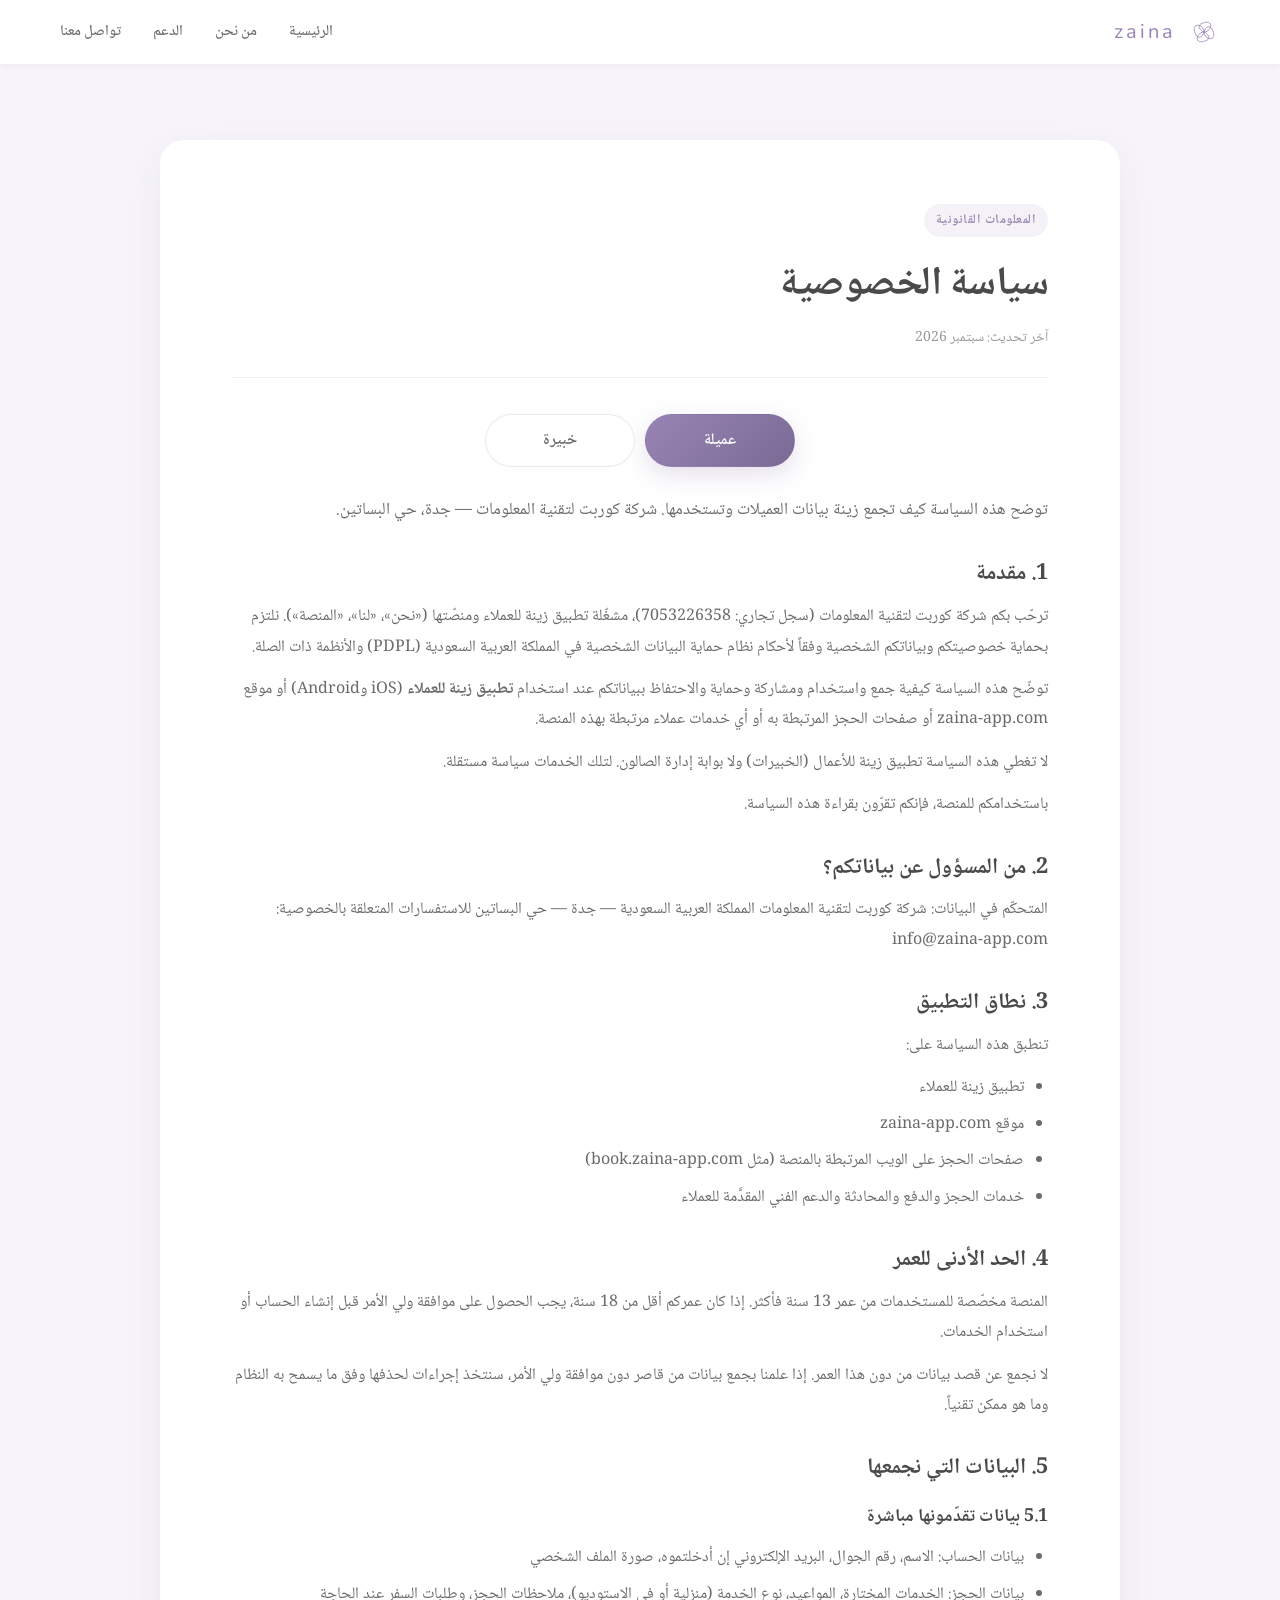
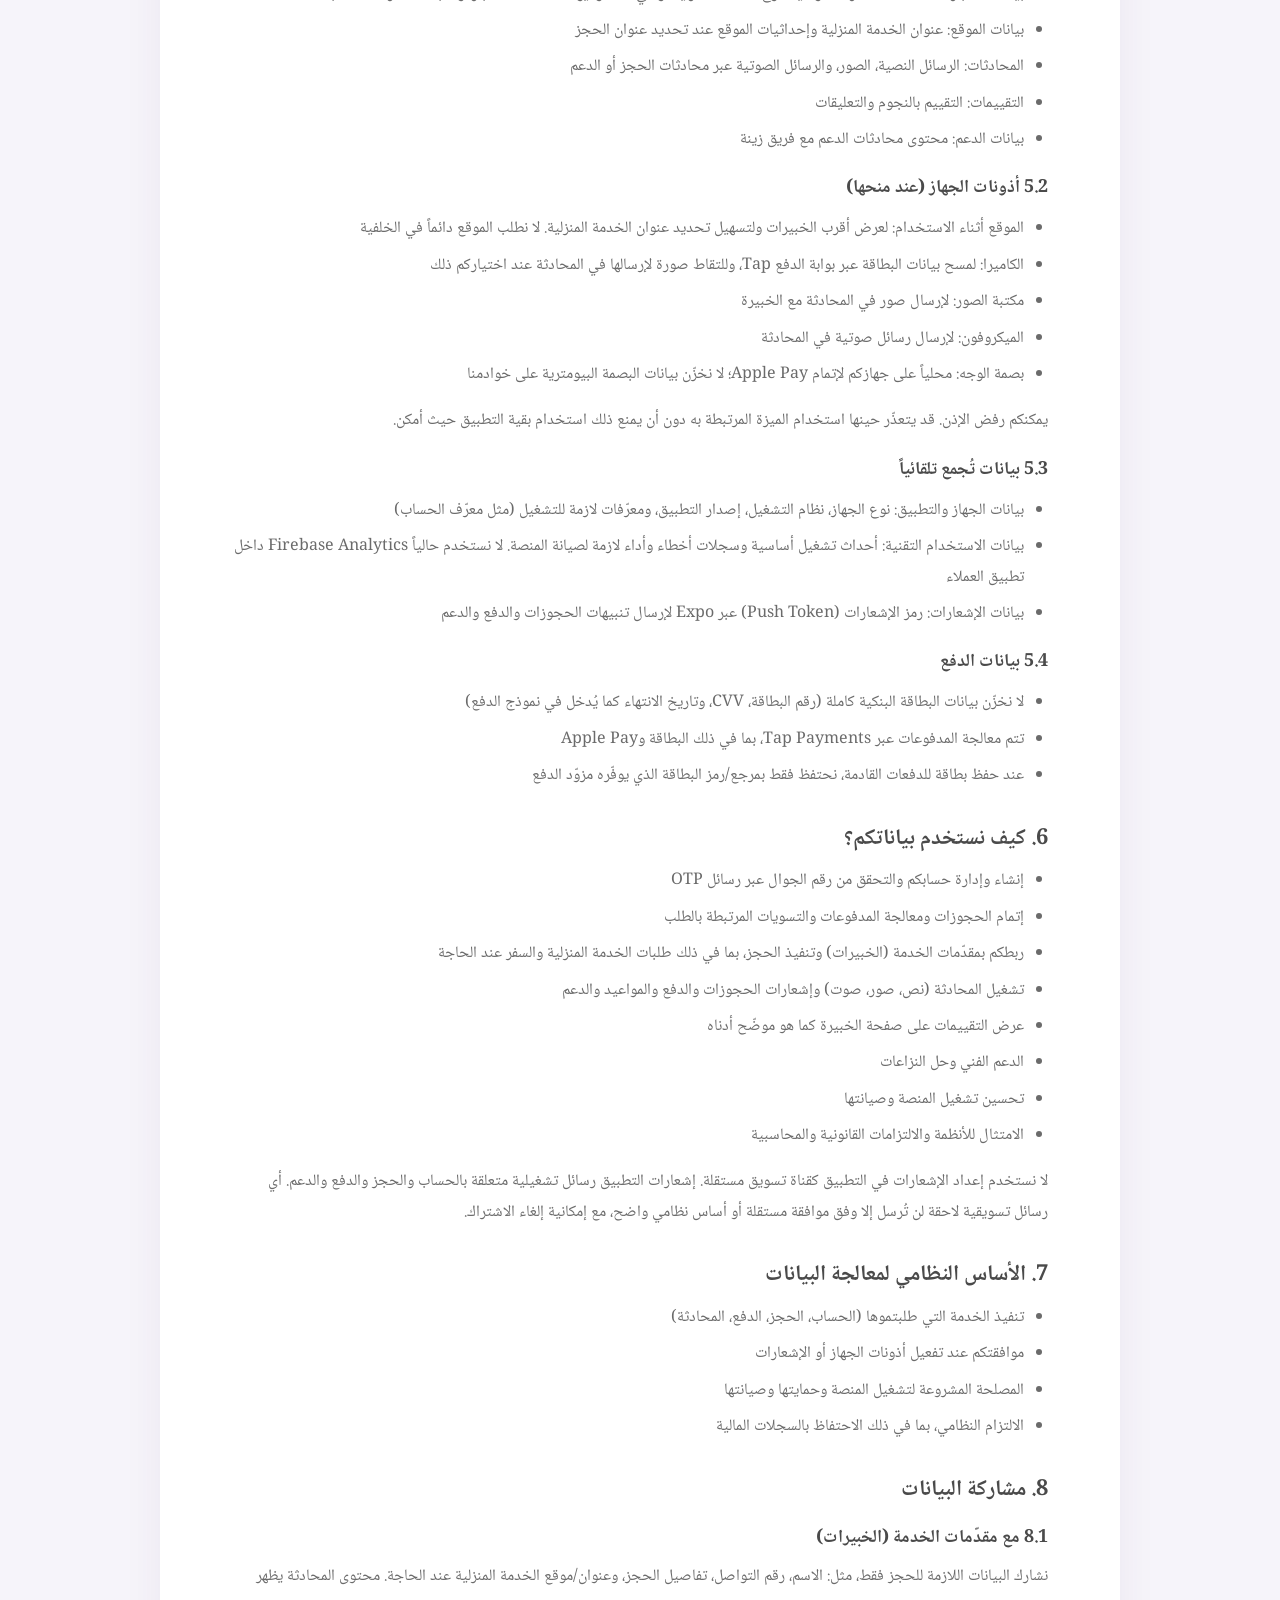
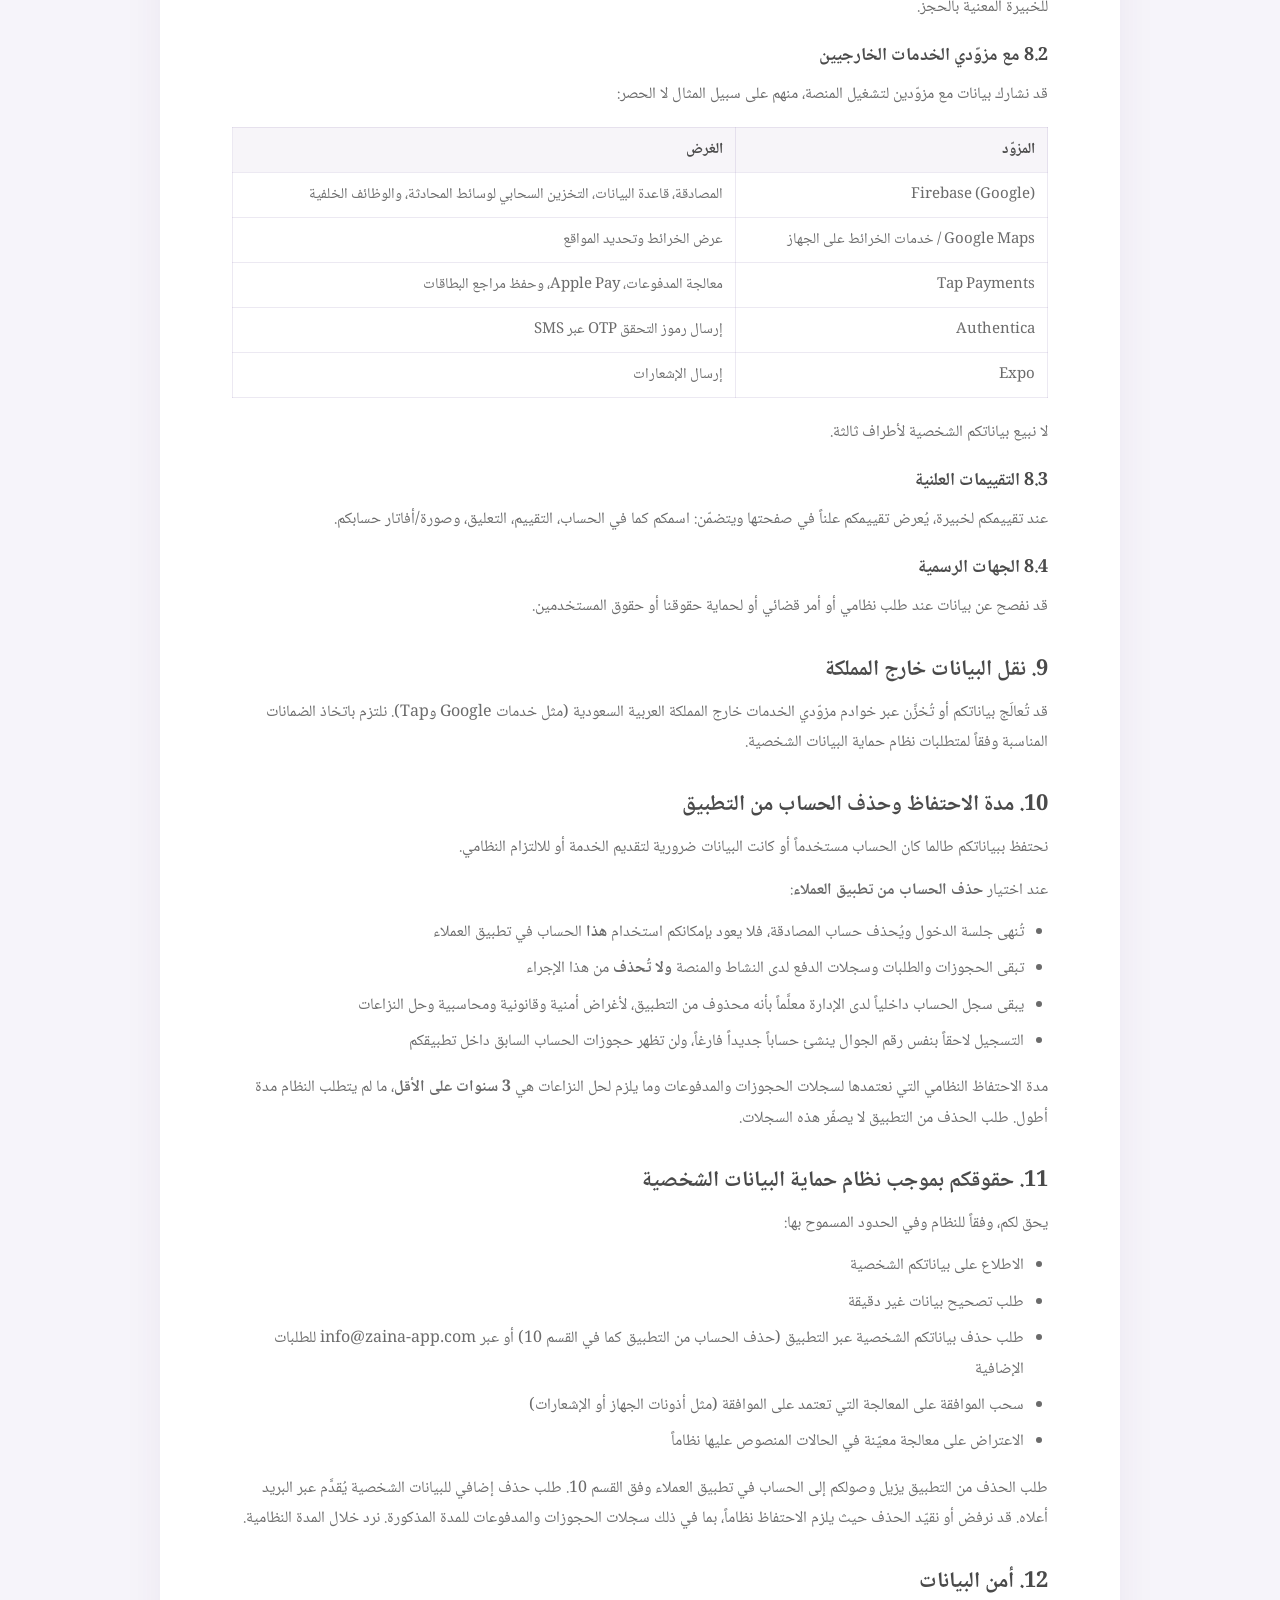
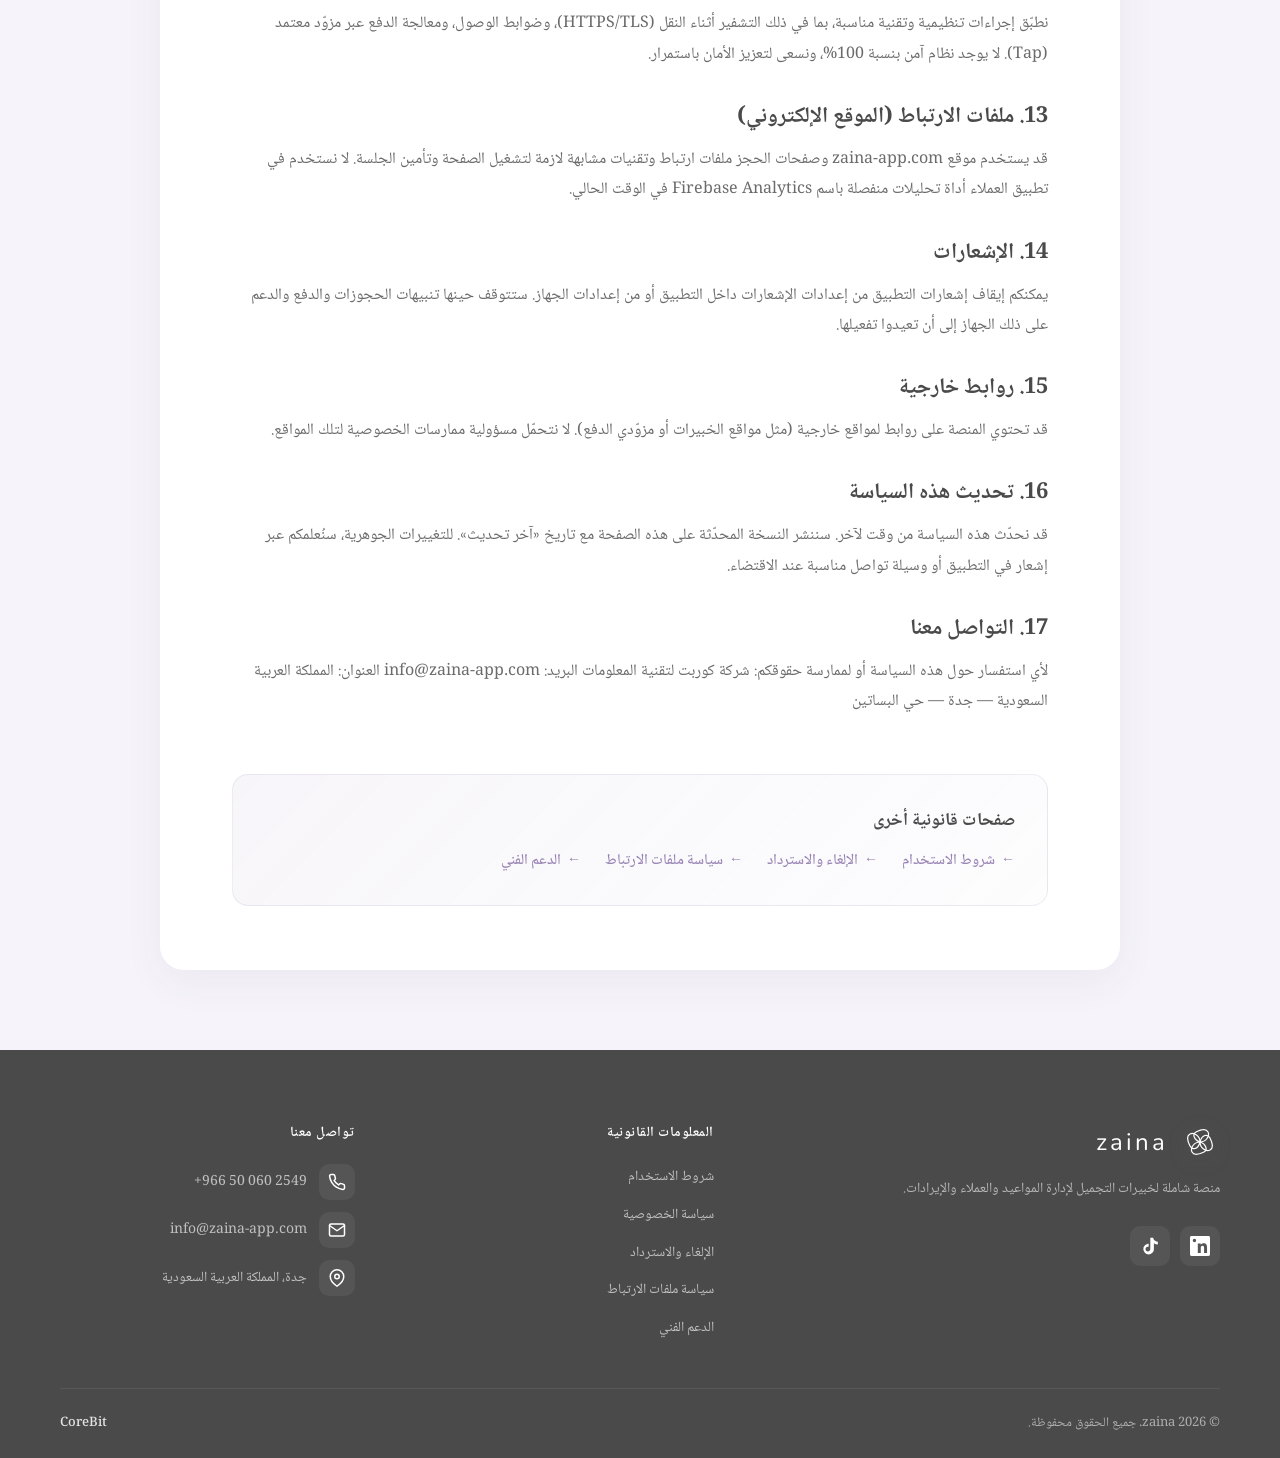
<file: privacy/index.html>
<!DOCTYPE html>
<html lang="ar" dir="rtl">
<head>
    <meta charset="UTF-8">
    <meta name="viewport" content="width=device-width, initial-scale=1.0">
    <title>سياسة الخصوصية | zaina</title>
    <meta name="description" content="سياسة الخصوصية لتطبيق زينة للعميلات وخبيرات التجميل.">
    <link rel="icon" type="image/svg+xml" href="/favicon.svg">
    <link rel="icon" type="image/png" sizes="32x32" href="/favicon-32.png">
    <link rel="alternate icon" href="/favicon.ico">
    <link rel="apple-touch-icon" href="/apple-touch-icon.png">
    <link rel="stylesheet" href="/styles.css">
    <link rel="preconnect" href="https://fonts.googleapis.com">
    <link rel="preconnect" href="https://fonts.gstatic.com" crossorigin>
    <link href="https://fonts.googleapis.com/css2?family=Noto+Naskh+Arabic:wght@400;500;600;700&family=Nunito:wght@300;400;500;600&display=swap" rel="stylesheet">
</head>
<body class="legal-body">
    <nav class="navbar">
        <div class="navbar-content">
            <a href="/" class="navbar-logo">
                <svg width="32" height="32" viewBox="0 0 100 100" aria-hidden="true">
                            <path class="petal" d="M 50 50 C 50 35, 35 25, 25 30 C 15 35, 20 50, 25 60 C 30 70, 45 70, 50 50 Z" />
                            <path class="petal" d="M 50 50 C 65 50, 75 35, 70 25 C 65 15, 50 20, 40 25 C 30 30, 35 45, 50 50 Z" />
                            <path class="petal" d="M 50 50 C 50 65, 65 75, 75 70 C 85 65, 80 50, 75 40 C 70 30, 55 30, 50 50 Z" />
                            <path class="petal" d="M 50 50 C 35 50, 25 65, 30 75 C 35 85, 50 80, 60 75 C 70 70, 65 55, 50 50 Z" />
                </svg>
                <span class="navbar-brand">zaina</span>
            </a>
            <div class="navbar-links">
                <a href="/#home" class="navbar-link">الرئيسية</a>
                <a href="/#features" class="navbar-link">من نحن</a>
                <a href="/support/" class="navbar-link">الدعم</a>
                <a href="/#contact" class="navbar-link">تواصل معنا</a>
            </div>
        </div>
    </nav>

    <main class="legal-page">
        <article class="legal-container">
            <header class="legal-header">
                <span class="legal-eyebrow">المعلومات القانونية</span>
                <h1 class="legal-title">سياسة الخصوصية</h1>
                <p class="legal-meta">آخر تحديث: سبتمبر 2026</p>
            </header>

            <div class="audience-switch" role="tablist" aria-label="نوع الحساب">
                <button type="button" class="audience-btn is-active" data-audience="customer" role="tab" aria-selected="true">عميلة</button>
                <button type="button" class="audience-btn" data-audience="provider" role="tab" aria-selected="false">خبيرة</button>
            </div>

            <div class="legal-audience is-active" data-audience="customer">
                <p class="legal-intro">توضح هذه السياسة كيف تجمع زينة بيانات العميلات وتستخدمها. شركة كوربت لتقنية المعلومات — جدة، حي البساتين.</p>
                <div class="legal-content">
<section>
<h2>1. مقدمة</h2>
<p>ترحّب بكم شركة كوربت لتقنية المعلومات (سجل تجاري: 7053226358)، مشغّلة تطبيق زينة للعملاء ومنصّتها («نحن»، «لنا»، «المنصة»). نلتزم بحماية خصوصيتكم وبياناتكم الشخصية وفقاً لأحكام نظام حماية البيانات الشخصية في المملكة العربية السعودية (PDPL) والأنظمة ذات الصلة.</p>
<p>توضّح هذه السياسة كيفية جمع واستخدام ومشاركة وحماية والاحتفاظ ببياناتكم عند استخدام <strong>تطبيق زينة للعملاء</strong> (iOS وAndroid) أو موقع zaina-app.com أو صفحات الحجز المرتبطة به أو أي خدمات عملاء مرتبطة بهذه المنصة.</p>
<p>لا تغطي هذه السياسة تطبيق زينة للأعمال (الخبيرات) ولا بوابة إدارة الصالون. لتلك الخدمات سياسة مستقلة.</p>
<p>باستخدامكم للمنصة، فإنكم تقرّون بقراءة هذه السياسة.</p>
</section>
<section>
<h2>2. من المسؤول عن بياناتكم؟</h2>
<p>المتحكّم في البيانات: شركة كوربت لتقنية المعلومات المملكة العربية السعودية — جدة — حي البساتين للاستفسارات المتعلقة بالخصوصية: info@zaina-app.com</p>
</section>
<section>
<h2>3. نطاق التطبيق</h2>
<p>تنطبق هذه السياسة على:</p>
<ul><li>تطبيق زينة للعملاء</li><li>موقع zaina-app.com</li><li>صفحات الحجز على الويب المرتبطة بالمنصة (مثل book.zaina-app.com)</li><li>خدمات الحجز والدفع والمحادثة والدعم الفني المقدَّمة للعملاء</li></ul>
</section>
<section>
<h2>4. الحد الأدنى للعمر</h2>
<p>المنصة مخصّصة للمستخدمات من عمر 13 سنة فأكثر. إذا كان عمركم أقل من 18 سنة، يجب الحصول على موافقة ولي الأمر قبل إنشاء الحساب أو استخدام الخدمات.</p>
<p>لا نجمع عن قصد بيانات من دون هذا العمر. إذا علمنا بجمع بيانات من قاصر دون موافقة ولي الأمر، سنتخذ إجراءات لحذفها وفق ما يسمح به النظام وما هو ممكن تقنياً.</p>
</section>
<section>
<h2>5. البيانات التي نجمعها</h2>
<h3>5.1 بيانات تقدّمونها مباشرة</h3>
<ul><li>بيانات الحساب: الاسم، رقم الجوال، البريد الإلكتروني إن أدخلتموه، صورة الملف الشخصي</li><li>بيانات الحجز: الخدمات المختارة، المواعيد، نوع الخدمة (منزلية أو في الاستوديو)، ملاحظات الحجز، وطلبات السفر عند الحاجة</li><li>بيانات الموقع: عنوان الخدمة المنزلية وإحداثيات الموقع عند تحديد عنوان الحجز</li><li>المحادثات: الرسائل النصية، الصور، والرسائل الصوتية عبر محادثات الحجز أو الدعم</li><li>التقييمات: التقييم بالنجوم والتعليقات</li><li>بيانات الدعم: محتوى محادثات الدعم مع فريق زينة</li></ul>
<h3>5.2 أذونات الجهاز (عند منحها)</h3>
<ul><li>الموقع أثناء الاستخدام: لعرض أقرب الخبيرات ولتسهيل تحديد عنوان الخدمة المنزلية. لا نطلب الموقع دائماً في الخلفية</li><li>الكاميرا: لمسح بيانات البطاقة عبر بوابة الدفع Tap، وللتقاط صورة لإرسالها في المحادثة عند اختياركم ذلك</li><li>مكتبة الصور: لإرسال صور في المحادثة مع الخبيرة</li><li>الميكروفون: لإرسال رسائل صوتية في المحادثة</li><li>بصمة الوجه: محلياً على جهازكم لإتمام Apple Pay؛ لا نخزّن بيانات البصمة البيومترية على خوادمنا</li></ul>
<p>يمكنكم رفض الإذن. قد يتعذّر حينها استخدام الميزة المرتبطة به دون أن يمنع ذلك استخدام بقية التطبيق حيث أمكن.</p>
<h3>5.3 بيانات تُجمع تلقائياً</h3>
<ul><li>بيانات الجهاز والتطبيق: نوع الجهاز، نظام التشغيل، إصدار التطبيق، ومعرّفات لازمة للتشغيل (مثل معرّف الحساب)</li><li>بيانات الاستخدام التقنية: أحداث تشغيل أساسية وسجلات أخطاء وأداء لازمة لصيانة المنصة. لا نستخدم حالياً Firebase Analytics داخل تطبيق العملاء</li><li>بيانات الإشعارات: رمز الإشعارات (Push Token) عبر Expo لإرسال تنبيهات الحجوزات والدفع والدعم</li></ul>
<h3>5.4 بيانات الدفع</h3>
<ul><li>لا نخزّن بيانات البطاقة البنكية كاملة (رقم البطاقة، CVV، وتاريخ الانتهاء كما يُدخل في نموذج الدفع)</li><li>تتم معالجة المدفوعات عبر Tap Payments، بما في ذلك البطاقة وApple Pay</li><li>عند حفظ بطاقة للدفعات القادمة، نحتفظ فقط بمرجع/رمز البطاقة الذي يوفّره مزوّد الدفع</li></ul>
</section>
<section>
<h2>6. كيف نستخدم بياناتكم؟</h2>
<ul><li>إنشاء وإدارة حسابكم والتحقق من رقم الجوال عبر رسائل OTP</li><li>إتمام الحجوزات ومعالجة المدفوعات والتسويات المرتبطة بالطلب</li><li>ربطكم بمقدّمات الخدمة (الخبيرات) وتنفيذ الحجز، بما في ذلك طلبات الخدمة المنزلية والسفر عند الحاجة</li><li>تشغيل المحادثة (نص، صور، صوت) وإشعارات الحجوزات والدفع والمواعيد والدعم</li><li>عرض التقييمات على صفحة الخبيرة كما هو موضّح أدناه</li><li>الدعم الفني وحل النزاعات</li><li>تحسين تشغيل المنصة وصيانتها</li><li>الامتثال للأنظمة والالتزامات القانونية والمحاسبية</li></ul>
<p>لا نستخدم إعداد الإشعارات في التطبيق كقناة تسويق مستقلة. إشعارات التطبيق رسائل تشغيلية متعلقة بالحساب والحجز والدفع والدعم. أي رسائل تسويقية لاحقة لن تُرسل إلا وفق موافقة مستقلة أو أساس نظامي واضح، مع إمكانية إلغاء الاشتراك.</p>
</section>
<section>
<h2>7. الأساس النظامي لمعالجة البيانات</h2>
<ul><li>تنفيذ الخدمة التي طلبتموها (الحساب، الحجز، الدفع، المحادثة)</li><li>موافقتكم عند تفعيل أذونات الجهاز أو الإشعارات</li><li>المصلحة المشروعة لتشغيل المنصة وحمايتها وصيانتها</li><li>الالتزام النظامي، بما في ذلك الاحتفاظ بالسجلات المالية</li></ul>
</section>
<section>
<h2>8. مشاركة البيانات</h2>
<h3>8.1 مع مقدّمات الخدمة (الخبيرات)</h3>
<p>نشارك البيانات اللازمة للحجز فقط، مثل: الاسم، رقم التواصل، تفاصيل الحجز، وعنوان/موقع الخدمة المنزلية عند الحاجة. محتوى المحادثة يظهر للخبيرة المعنية بالحجز.</p>
<h3>8.2 مع مزوّدي الخدمات الخارجيين</h3>
<p>قد نشارك بيانات مع مزوّدين لتشغيل المنصة، منهم على سبيل المثال لا الحصر:</p>
<div class="legal-table-wrap"><table><thead><tr><th>المزوّد</th><th>الغرض</th></tr></thead><tbody><tr><td>Firebase (Google)</td><td>المصادقة، قاعدة البيانات، التخزين السحابي لوسائط المحادثة، والوظائف الخلفية</td></tr><tr><td>Google Maps / خدمات الخرائط على الجهاز</td><td>عرض الخرائط وتحديد المواقع</td></tr><tr><td>Tap Payments</td><td>معالجة المدفوعات، Apple Pay، وحفظ مراجع البطاقات</td></tr><tr><td>Authentica</td><td>إرسال رموز التحقق OTP عبر SMS</td></tr><tr><td>Expo</td><td>إرسال الإشعارات</td></tr></tbody></table></div>
<p>لا نبيع بياناتكم الشخصية لأطراف ثالثة.</p>
<h3>8.3 التقييمات العلنية</h3>
<p>عند تقييمكم لخبيرة، يُعرض تقييمكم علناً في صفحتها ويتضمّن: اسمكم كما في الحساب، التقييم، التعليق، وصورة/أفاتار حسابكم.</p>
<h3>8.4 الجهات الرسمية</h3>
<p>قد نفصح عن بيانات عند طلب نظامي أو أمر قضائي أو لحماية حقوقنا أو حقوق المستخدمين.</p>
</section>
<section>
<h2>9. نقل البيانات خارج المملكة</h2>
<p>قد تُعالَج بياناتكم أو تُخزَّن عبر خوادم مزوّدي الخدمات خارج المملكة العربية السعودية (مثل خدمات Google وTap). نلتزم باتخاذ الضمانات المناسبة وفقاً لمتطلبات نظام حماية البيانات الشخصية.</p>
</section>
<section>
<h2>10. مدة الاحتفاظ وحذف الحساب من التطبيق</h2>
<p>نحتفظ ببياناتكم طالما كان الحساب مستخدماً أو كانت البيانات ضرورية لتقديم الخدمة أو للالتزام النظامي.</p>
<p>عند اختيار <strong>حذف الحساب من تطبيق العملاء</strong>:</p>
<ul><li>تُنهى جلسة الدخول ويُحذف حساب المصادقة، فلا يعود بإمكانكم استخدام <strong>هذا</strong> الحساب في تطبيق العملاء</li><li>تبقى الحجوزات والطلبات وسجلات الدفع لدى النشاط والمنصة <strong>ولا تُحذف</strong> من هذا الإجراء</li><li>يبقى سجل الحساب داخلياً لدى الإدارة معلَّماً بأنه محذوف من التطبيق، لأغراض أمنية وقانونية ومحاسبية وحل النزاعات</li><li>التسجيل لاحقاً بنفس رقم الجوال ينشئ حساباً جديداً فارغاً، ولن تظهر حجوزات الحساب السابق داخل تطبيقكم</li></ul>
<p>مدة الاحتفاظ النظامي التي نعتمدها لسجلات الحجوزات والمدفوعات وما يلزم لحل النزاعات هي <strong>3 سنوات على الأقل</strong>، ما لم يتطلب النظام مدة أطول. طلب الحذف من التطبيق لا يصفّر هذه السجلات.</p>
</section>
<section>
<h2>11. حقوقكم بموجب نظام حماية البيانات الشخصية</h2>
<p>يحق لكم، وفقاً للنظام وفي الحدود المسموح بها:</p>
<ul><li>الاطلاع على بياناتكم الشخصية</li><li>طلب تصحيح بيانات غير دقيقة</li><li>طلب حذف بياناتكم الشخصية عبر التطبيق (حذف الحساب من التطبيق كما في القسم 10) أو عبر info@zaina-app.com للطلبات الإضافية</li><li>سحب الموافقة على المعالجة التي تعتمد على الموافقة (مثل أذونات الجهاز أو الإشعارات)</li><li>الاعتراض على معالجة معيّنة في الحالات المنصوص عليها نظاماً</li></ul>
<p>طلب الحذف من التطبيق يزيل وصولكم إلى الحساب في تطبيق العملاء وفق القسم 10. طلب حذف إضافي للبيانات الشخصية يُقدَّم عبر البريد أعلاه. قد نرفض أو نقيّد الحذف حيث يلزم الاحتفاظ نظاماً، بما في ذلك سجلات الحجوزات والمدفوعات للمدة المذكورة. نرد خلال المدة النظامية.</p>
</section>
<section>
<h2>12. أمن البيانات</h2>
<p>نطبّق إجراءات تنظيمية وتقنية مناسبة، بما في ذلك التشفير أثناء النقل (HTTPS/TLS)، وضوابط الوصول، ومعالجة الدفع عبر مزوّد معتمد (Tap). لا يوجد نظام آمن بنسبة 100%، ونسعى لتعزيز الأمان باستمرار.</p>
</section>
<section>
<h2>13. ملفات الارتباط (الموقع الإلكتروني)</h2>
<p>قد يستخدم موقع zaina-app.com وصفحات الحجز ملفات ارتباط وتقنيات مشابهة لازمة لتشغيل الصفحة وتأمين الجلسة. لا نستخدم في تطبيق العملاء أداة تحليلات منفصلة باسم Firebase Analytics في الوقت الحالي.</p>
</section>
<section>
<h2>14. الإشعارات</h2>
<p>يمكنكم إيقاف إشعارات التطبيق من إعدادات الإشعارات داخل التطبيق أو من إعدادات الجهاز. ستتوقف حينها تنبيهات الحجوزات والدفع والدعم على ذلك الجهاز إلى أن تعيدوا تفعيلها.</p>
</section>
<section>
<h2>15. روابط خارجية</h2>
<p>قد تحتوي المنصة على روابط لمواقع خارجية (مثل مواقع الخبيرات أو مزوّدي الدفع). لا نتحمّل مسؤولية ممارسات الخصوصية لتلك المواقع.</p>
</section>
<section>
<h2>16. تحديث هذه السياسة</h2>
<p>قد نحدّث هذه السياسة من وقت لآخر. سننشر النسخة المحدّثة على هذه الصفحة مع تاريخ «آخر تحديث». للتغييرات الجوهرية، سنُعلمكم عبر إشعار في التطبيق أو وسيلة تواصل مناسبة عند الاقتضاء.</p>
</section>
<section>
<h2>17. التواصل معنا</h2>
<p>لأي استفسار حول هذه السياسة أو لممارسة حقوقكم: شركة كوربت لتقنية المعلومات البريد: info@zaina-app.com العنوان: المملكة العربية السعودية — جدة — حي البساتين</p>
</section>
                </div>
            </div>

            <div class="legal-audience" data-audience="provider" hidden>
                <p class="legal-intro">توضح هذه السياسة كيف تجمع زينة بيانات الخبيرات وتستخدمها. شركة كوربت لتقنية المعلومات — جدة، حي البساتين.</p>
                <div class="legal-content">
<section>
<h2>1. مقدمة</h2>
<p>تحترم شركة كوربت لتقنية المعلومات («زينة» / «نحن»)، سجل تجاري 7053226358، عنوانها: المملكة العربية السعودية — جدة — حي البساتين، خصوصية مقدّمي الخدمة («الخبيرة» / «أنتِ») الذين يستخدمون تطبيق زينة للأعمال ومنصة زينة.</p>
<p>توضح هذه السياسة كيف نجمع بياناتكِ الشخصية ونستخدمها ونشاركها ونحتفظ بها، وحقوقكِ بموجب نظام حماية البيانات الشخصية في المملكة العربية السعودية ولوائحه.</p>
<p>هذه السياسة خاصة بالخبيرات. سياسة خصوصية العميلات مستند مستقل.</p>
<p>تُقرأ مع شروط مقدّم الخدمة، وسياسة الإلغاء والاسترداد، وسياسة الدفع والاشتراك عند نشرها.</p>
<p>باستخدامكِ التطبيق أو التسجيل فيه، فإنكِ تُقرّين بعلمكِ بهذه السياسة.</p>
</section>
<section>
<h2>2. المسؤول عن المعالجة</h2>
<p>المسؤول عن معالجة بيانات الخبيرات في إطار تشغيل المنصة:</p>
<p>شركة كوربت لتقنية المعلومات البريد المخصص للخصوصية: info@zaina-app.com الموقع: https://zaina-app.com</p>
</section>
<section>
<h2>3. نطاق التطبيق</h2>
<p>تنطبق هذه السياسة على:</p>
<ul><li>تطبيق زينة للأعمال (iOS وAndroid)</li><li>بوابة الويب للخبيرات (التسجيل، المستندات، الاشتراك، وإدارة الصالون)</li><li>الخدمات المرتبطة بتشغيل حساب الخبيرة: الملف، الحجوزات، الدفع، الاشتراك، والدعم</li></ul>
</section>
<section>
<h2>4. الأهلية</h2>
<p>تطبيق الخبيرات موجّه لمقدّمي خدمة مؤهلين نظاماً (وثيقة عمل حر أو سجل تجاري ومتطلبات الأهلية). ليس موجّهاً لمن دون سن الأهلية النظامية لممارسة النشاط.</p>
</section>
<section>
<h2>5. البيانات التي نجمعها</h2>
<p>قد نجمع الفئات التالية وفق ما تقدّمينه أو ينشأ عن استخدامكِ للمنصة:</p>
<ol><li><strong>بيانات الهوية والتواصل:</strong> الاسم، اسم النشاط/العمل، رقم الجوال، البريد الإلكتروني إن وُجد، المدينة والحي، وبيانات الحساب. حساب المالكة يُنشأ عبر التحقق من الجوال (OTP). حسابات الموظفات تُنشأ حالياً من بوابة الويب.</li><li><strong>مستندات الأهلية:</strong> السجل التجاري أو وثيقة العمل الحر، هوية المالكة (الهوية الوطنية أو الإقامة)، وشهادة الآيبان عند طلبها للتحقق والتفعيل.</li><li><strong>بيانات بنكية:</strong> رقم الحساب/الآيبان وما يلزم لتحويل المستحقات أو إدارة الاشتراك.</li><li><strong>بيانات الملف المهني:</strong> الوصف، الخدمات، الأسعار أو النطاق، مدة الخدمة، إعدادات العربون، شعار الصالون، صور الأعمال (البورتفوليو)، وروابط التواصل الاجتماعي التي تضيفينها (مثل إنستغرام)، وإعدادات نوع الخدمة (صالون / منزلي / الاثنان) والتغطية ورسوم التوصيل.</li><li><strong>بيانات الحجوزات والمعاملات:</strong> تفاصيل المواعيد، الحالات، التسويات، المدفوعات المرتبطة بحسابكِ، ورسوم الاشتراك.</li><li><strong>بيانات الموقع (إعدادات وليس تتبعاً مستمراً):</strong> المدينة والحي، دبوس المقر الذي تحدّدينه على الخريطة (يُحفظ في سجل خاص غير ظاهر في بطاقة البحث)، وإعدادات التغطية ورسوم التوصيل. قد يُستخدم إذن الموقع أثناء الاستخدام مرة واحدة لمساعدتكِ على وضع الدبوس. لا نتتبّع موقع GPS بشكل مستمر.</li><li><strong>أذونات الجهاز عند منحها:</strong> الكاميرا ومكتبة الصور لشعار الصالون ومعرض الأعمال ولإرسال صور في المحادثة؛ الميكروفون لإرسال رسائل صوتية في المحادثة مع العميلات.</li><li><strong>بيانات الاستخدام والجهاز:</strong> نوع الجهاز/النظام، إصدار التطبيق، ومعرّفات تقنية للإشعارات (رمز Expo). سجلات تشغيل وأخطاء لازمة للصيانة. لا نستخدم حالياً Firebase Analytics داخل تطبيق الخبيرات.</li><li><strong>مراسلات الدعم:</strong> ما ترسلينه لفريق الدعم لمعالجة الطلبات والنزاعات.</li><li><strong>المحادثة:</strong> الرسائل النصية والصور والرسائل الصوتية المتعلقة بالحجز أو الدعم، بالقدر اللازم لتشغيل الخدمة.</li></ol>
</section>
<section>
<h2>6. أغراض المعالجة</h2>
<ul><li>إنشاء الحساب والتحقق من الأهلية وتفعيل الملف ونشره للعميلات عند اختياركِ ذلك</li><li>عرض ملفكِ وخدماتكِ للعميلات ضمن المنصة</li><li>تنفيذ الحجوزات والتسويات والمدفوعات المرتبطة باستخدامكِ</li><li>تحصيل وإدارة الاشتراك عبر بوابة الدفع Tap</li><li>تشغيل المحادثة والإشعارات التشغيلية (حجوزات، حالة الطلب، حساب، دعم)</li><li>تقديم الدعم وحل النزاعات وحماية أمن المنصة ومنع الاحتيال</li><li>تحسين تشغيل المنصة وصيانتها</li><li>الامتثال للالتزامات النظامية والمحاسبية</li></ul>
<p>لا تشمل هذه الصياغة استخدام بياناتكِ لأغراض تسويقية منفصلة. إن أُضيف لاحقاً فسيُوضَّح ويُدار وفق الموافقات أو الإعدادات المعمول بها.</p>
</section>
<section>
<h2>7. الأساس النظامي</h2>
<p>نعالج البيانات وفق ما يقتضيه تشغيل العقد معكِ (شروط مقدّم الخدمة)، والالتزامات النظامية، ومصالحنا المشروعة في تشغيل منصة آمنة وصيانتها، وبما يتوافق مع نظام حماية البيانات الشخصية.</p>
</section>
<section>
<h2>8. ما يظهر للعميلات</h2>
<p>قد يظهر للعميلات عبر المنصة — بحسب إعداداتكِ وطبيعة الحجز — على سبيل المثال:</p>
<ul><li>الاسم المعروض/التجاري، الوصف، الخدمات والأسعار أو النطاق</li><li>شعار الصالون وصور الأعمال</li><li>التقييمات والتعليقات وما يرتبط بها وفق سياسة المنصة</li><li>المدينة والحي في بطاقة البحث والملف</li><li>روابط التواصل الاجتماعي التي تضيفينها بنفسكِ (مثل إنستغرام)</li></ul>
<p><strong>لا يُعرض علناً:</strong> رقم جوالكِ الخاص، الآيبان، أو مستنداتكِ الرسمية.</p>
<p><strong>موقع المقر:</strong></p>
<ul><li>في البحث والملف العام يظهر اسم المدينة والحي فقط، دون عنوان تفصيلي ودون دبوس علني</li><li>بعد تأكيد حجز لخدمة في مقرّكِ (أو أثناء تنفيذها)، يمكن للعميلة فتح موقع المقر على الخرائط بالدبوس أو العنوان المحفوظ لديكم لتنفيذ الزيارة</li><li>يمكنكِ إغلاق استقبال العميلات في المقر (خدمة منزلية فقط). عندها لا يُشارك موقع المقر لهذا الغرض</li></ul>
<p>بيانات العميلة التي تصلين إليها عبر الحجز (مثل الاسم ورقم التواصل وعنوان الخدمة المنزلية عند الحاجة) تُستخدم فقط لتنفيذ الحجز والتواصل المتعلق به.</p>
</section>
<section>
<h2>9. المشاركة والإفصاح</h2>
<p>لا نبيع بياناتكِ الشخصية. قد نشاركها بالقدر اللازم مع:</p>
<ol><li><strong>العميلات:</strong> لعرض الملف وتنفيذ الحجز كما في البند 8.</li><li><strong>مزودو الخدمات:</strong> Firebase (المصادقة، قاعدة البيانات، التخزين السحابي للمستندات والوسائط، والوظائف الخلفية)، Tap لمعالجة المدفوعات والاشتراك، Authentica لإرسال رموز التحقق OTP، Expo للإشعارات، وخدمات الخرائط (مثل Google Maps أو خرائط الجهاز) لوضع دبوس المقر وتحديد التغطية.</li><li><strong>الجهات المختصة:</strong> عند وجود التزام أو طلب نظامي واجب.</li></ol>
<p>عند حذف حساب المالكة من التطبيق، يُخفى الصالون من بحث العميلات، وتُقيَّد حسابات الموظفات المرتبطة به عن الدخول.</p>
</section>
<section>
<h2>10. البيانات البنكية وبطاقات الدفع</h2>
<ul><li>حسابكِ البنكي/الآيبان: تحتفظ به زينة بالقدر اللازم للتحويلات وإدارة المستحقات أو الاشتراك</li><li>بيانات بطاقة الدفع (مثل بطاقة الاشتراك، وبطاقات العميلات في حجوزاتهن): تُعالَج عبر Tap</li><li>زينة لا تخزّن رقم البطاقة الكامل؛ قد تحتفظ بمراجع تقنية للمعاملات ونتائج الدفع اللازمة للتشغيل والمحاسبة والدعم</li></ul>
</section>
<section>
<h2>11. النقل خارج المملكة</h2>
<p>قد تُخزَّن أو تُعالَج بعض البيانات عبر مزودين تكون خوادمهم أو أجزاء من خدماتهم خارج المملكة (بما في ذلك Firebase وTap وخدمات الخرائط وAuthentica وExpo). نلتزم بضوابط نظام حماية البيانات الشخصية المتعلقة بالنقل عبر الحدود قدر الإمكان.</p>
</section>
<section>
<h2>12. الاحتفاظ بالبيانات وحذف الحساب من التطبيق</h2>
<p>نحتفظ بالبيانات طالما لزم لحسابكِ النشط ولأغراض التشغيل والالتزامات النظامية والمحاسبية وحل النزاعات.</p>
<p>عند اختيار <strong>حذف الحساب من تطبيق الخبيرات</strong> (حساب المالكة):</p>
<ul><li>تُنهى جلسة الدخول ويُحذف حساب المصادقة</li><li>يُخفى الصالون من بحث العميلات (<code>isLive</code> يُوقف، ويُعلَّم الحساب محذوفاً من التطبيق)</li><li>الحجوزات والطلبات وسجلات الدفع والاشتراك <strong>لا تُحذف</strong></li><li>يبقى سجل الحساب داخلياً لدى الإدارة معلَّماً بأنه محذوف من التطبيق</li><li>تُقيَّد حسابات الموظفات المرتبطة بالصالون عن الدخول</li><li>التسجيل لاحقاً بنفس رقم الجوال ينشئ حساباً جديداً فارغاً دون الخدمات السابقة</li></ul>
<p>حذف حساب موظفة يزيل دخولها فقط، ولا يحذف سجلات الصالون.</p>
<p>مدة الاحتفاظ النظامي التي نعتمدها لسجلات الحجوزات والمدفوعات والاشتراك وما يلزم لحل النزاعات هي <strong>3 سنوات على الأقل</strong>، ما لم يتطلب النظام مدة أطول. طلب الحذف من التطبيق لا يصفّر هذه السجلات.</p>
<p>لطلبات إضافية تتعلق بحقوقكِ في البيانات: راسلي info@zaina-app.com. قد تُستثنى أو تُقيَّد بيانات يتعذّر حذفها لمسوغ نظامي.</p>
</section>
<section>
<h2>13. حقوقكِ</h2>
<p>وفق الأنظمة المعمول بها، قد يحق لكِ:</p>
<ul><li>الاطلاع على بياناتكِ الشخصية</li><li>طلب تصحيح غير الدقيق منها</li><li>طلب حذف وفق الضوابط النظامية (من التطبيق كما في البند 12، أو عبر البريد للطلبات الإضافية)</li><li>تقديم شكوى إلى الجهة المختصة بحماية البيانات الشخصية في المملكة</li></ul>
<p>يمكنكِ ممارسة الطلبات عبر إعدادات التطبيق عند إتاحتها، أو عبر info@zaina-app.com. قد نطلب التحقق من هويتكِ، وقد نرفض أو نقيّد طلباً عند وجود مسوغ نظامي.</p>
</section>
<section>
<h2>14. الأمان</h2>
<p>نتخذ تدابير تقنية وتنظيمية مناسبة لحماية البيانات من الوصول أو الاستخدام غير المصرح به، بما في ذلك التشفير أثناء النقل (HTTPS/TLS) وضوابط الوصول. لا يوجد نظام آمن بنسبة كاملة عبر الإنترنت.</p>
</section>
<section>
<h2>15. الإشعارات</h2>
<p>إشعارات التطبيق تشغيلية (حجوزات، حالة، حساب، دعم). يمكن إيقافها من إعدادات التطبيق أو الجهاز.</p>
</section>
<section>
<h2>16. التحديثات وتاريخ السريان</h2>
<p>تسري هذه السياسة اعتباراً من سبتمبر 2026 (الإطلاق الرسمي في المتاجر).</p>
<p>قد نحدّث السياسة من وقت لآخر. عند التحديث الجوهري نسعى لإشعار مناسب عبر التطبيق أو البريد أو الموقع.</p>
</section>
<section>
<h2>17. التواصل</h2>
<p>لأسئلة الخصوصية أو طلبات الحقوق: info@zaina-app.com https://zaina-app.com شركة كوربت لتقنية المعلومات — س.ت 7053226358 — جدة، حي البساتين.</p>
</section>
                </div>
            </div>

            <aside class="legal-related" aria-label="صفحات قانونية أخرى">
                <h2>صفحات قانونية أخرى</h2>
                <ul>
                    <li><a href="/terms/">شروط الاستخدام</a></li>
                    <li><a href="/refund/">الإلغاء والاسترداد</a></li>
                    <li><a href="/cookies/">سياسة ملفات الارتباط</a></li>
                    <li><a href="/support/">الدعم الفني</a></li>
                </ul>
            </aside>
        </article>
    </main>

    <footer id="contact" class="footer">
        <div class="container">
            <div class="footer-grid">
                <div class="footer-col footer-col-brand">
                    <div class="footer-logo">
                        <svg class="logo-symbol" width="40" height="40" viewBox="0 0 100 100" aria-hidden="true">
                            <path class="petal" d="M 50 50 C 50 35, 35 25, 25 30 C 15 35, 20 50, 25 60 C 30 70, 45 70, 50 50 Z" />
                            <path class="petal" d="M 50 50 C 65 50, 75 35, 70 25 C 65 15, 50 20, 40 25 C 30 30, 35 45, 50 50 Z" />
                            <path class="petal" d="M 50 50 C 50 65, 65 75, 75 70 C 85 65, 80 50, 75 40 C 70 30, 55 30, 50 50 Z" />
                            <path class="petal" d="M 50 50 C 35 50, 25 65, 30 75 C 35 85, 50 80, 60 75 C 70 70, 65 55, 50 50 Z" />
                        </svg>
                        <span class="footer-brand-name">zaina</span>
                    </div>
                    <p class="footer-tagline">
                        منصة شاملة لخبيرات التجميل لإدارة المواعيد والعملاء والإيرادات.
                    </p>
                    <div class="social-links">
                        <a href="https://www.linkedin.com/company/zaina-ksa/" target="_blank" rel="noopener noreferrer" class="social-button" aria-label="LinkedIn">
                            <svg width="20" height="20" viewBox="0 0 24 24" fill="currentColor" aria-hidden="true">
                                <path d="M20.45 20.45h-3.55v-5.57c0-1.33-.02-3.04-1.85-3.04-1.85 0-2.13 1.45-2.13 2.94v5.67H9.36V9h3.41v1.56h.05c.48-.9 1.64-1.85 3.37-1.85 3.6 0 4.27 2.37 4.27 5.46v6.28zM5.34 7.43a2.06 2.06 0 1 1 0-4.12 2.06 2.06 0 0 1 0 4.12zM3.56 20.45h3.56V9H3.56v11.45zM22.22 0H1.77C.79 0 0 .78 0 1.74v20.52C0 23.22.79 24 1.77 24h20.45c.99 0 1.78-.78 1.78-1.74V1.74C24 .78 23.21 0 22.22 0z"/>
                            </svg>
                        </a>
                        <a href="https://www.tiktok.com/@zaina-app" target="_blank" rel="noopener noreferrer" class="social-button" aria-label="TikTok">
                            <svg width="20" height="20" viewBox="0 0 24 24" fill="currentColor" aria-hidden="true">
                                <path d="M19.59 6.69a4.83 4.83 0 0 1-3.77-4.25V2h-3.45v13.67a2.89 2.89 0 0 1-5.2 1.74 2.89 2.89 0 0 1 2.31-4.64 2.93 2.93 0 0 1 .88.13V9.4a6.84 6.84 0 0 0-1-.05A6.33 6.33 0 0 0 5.8 20.1a6.34 6.34 0 0 0 10.86-4.43V8.69a8.16 8.16 0 0 0 4.77 1.52V6.74a4.85 4.85 0 0 1-1.84-.05z"/>
                            </svg>
                        </a>
                    </div>
                </div>

                <div class="footer-col">
                    <h4 class="footer-heading">المعلومات القانونية</h4>
                    <ul class="footer-links">
                        <li><a href="/terms/">شروط الاستخدام</a></li>
                        <li><a href="/privacy/">سياسة الخصوصية</a></li>
                        <li><a href="/refund/">الإلغاء والاسترداد</a></li>
                        <li><a href="/cookies/">سياسة ملفات الارتباط</a></li>
                        <li><a href="/support/">الدعم الفني</a></li>
                    </ul>
                </div>

                <div class="footer-col">
                    <h4 class="footer-heading">تواصل معنا</h4>
                    <ul class="footer-contact">
                        <li>
                            <span class="footer-contact-icon" aria-hidden="true">
                                <svg width="18" height="18" viewBox="0 0 24 24" fill="none" stroke="currentColor" stroke-width="2" stroke-linecap="round" stroke-linejoin="round">
                                    <path d="M22 16.92v3a2 2 0 0 1-2.18 2 19.79 19.79 0 0 1-8.63-3.07 19.5 19.5 0 0 1-6-6 19.79 19.79 0 0 1-3.07-8.67A2 2 0 0 1 4.11 2h3a2 2 0 0 1 2 1.72 12.84 12.84 0 0 0 .7 2.81 2 2 0 0 1-.45 2.11L8.09 9.91a16 16 0 0 0 6 6l1.27-1.27a2 2 0 0 1 2.11-.45 12.84 12.84 0 0 0 2.81.7A2 2 0 0 1 22 16.92z"></path>
                                </svg>
                            </span>
                            <a href="tel:+966500602549" dir="ltr">+966 50 060 2549</a>
                        </li>
                        <li>
                            <span class="footer-contact-icon" aria-hidden="true">
                                <svg width="18" height="18" viewBox="0 0 24 24" fill="none" stroke="currentColor" stroke-width="2" stroke-linecap="round" stroke-linejoin="round">
                                    <path d="M4 4h16c1.1 0 2 .9 2 2v12c0 1.1-.9 2-2 2H4c-1.1 0-2-.9-2-2V6c0-1.1.9-2 2-2z"></path>
                                    <polyline points="22,6 12,13 2,6"></polyline>
                                </svg>
                            </span>
                            <a href="mailto:info@zaina-app.com" dir="ltr">info@zaina-app.com</a>
                        </li>
                        <li>
                            <span class="footer-contact-icon" aria-hidden="true">
                                <svg width="18" height="18" viewBox="0 0 24 24" fill="none" stroke="currentColor" stroke-width="2" stroke-linecap="round" stroke-linejoin="round">
                                    <path d="M21 10c0 7-9 13-9 13s-9-6-9-13a9 9 0 0 1 18 0z"></path>
                                    <circle cx="12" cy="10" r="3"></circle>
                                </svg>
                            </span>
                            <span>جدة، المملكة العربية السعودية</span>
                        </li>
                    </ul>
                </div>
            </div>

            <div class="footer-bottom">
                <p class="footer-text">© 2026 zaina. جميع الحقوق محفوظة.</p>
                <p class="footer-credit">
                    <a href="https://corebit-tech.com" target="_blank" rel="noopener noreferrer" class="footer-credit-link">CoreBit</a>
                </p>
            </div>
        </div>
    </footer>

    <script src="/script.js"></script>
    <script>
        (function () {
            var buttons = document.querySelectorAll(".audience-btn");
            var panels = document.querySelectorAll(".legal-audience");
            function show(audience) {
                buttons.forEach(function (btn) {
                    var active = btn.getAttribute("data-audience") === audience;
                    btn.classList.toggle("is-active", active);
                    btn.setAttribute("aria-selected", active ? "true" : "false");
                });
                panels.forEach(function (panel) {
                    var active = panel.getAttribute("data-audience") === audience;
                    panel.classList.toggle("is-active", active);
                    panel.hidden = !active;
                });
            }
            buttons.forEach(function (btn) {
                btn.addEventListener("click", function () {
                    var audience = btn.getAttribute("data-audience");
                    show(audience);
                    if (history.replaceState) {
                        history.replaceState(null, "", "#" + audience);
                    }
                });
            });
            if (location.hash === "#provider") show("provider");
        })();
    </script>
</body>
</html>
</file>
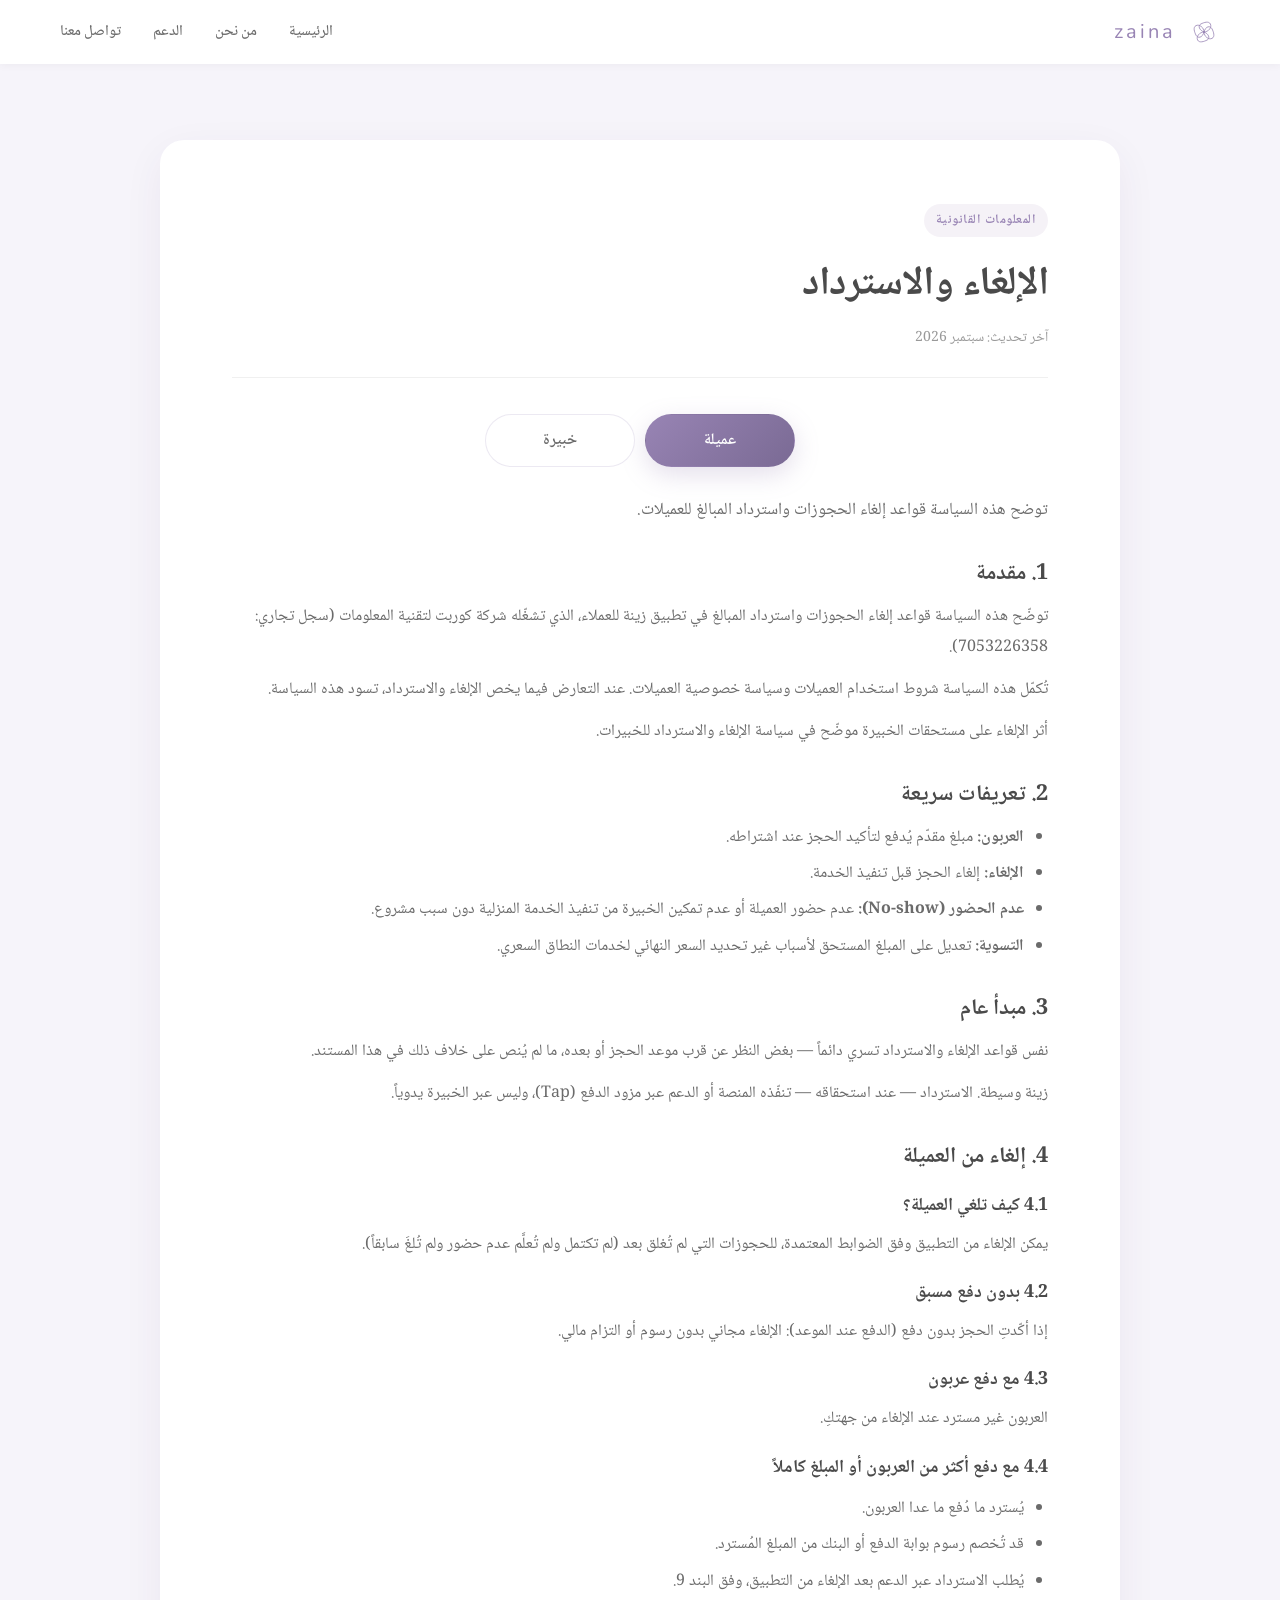
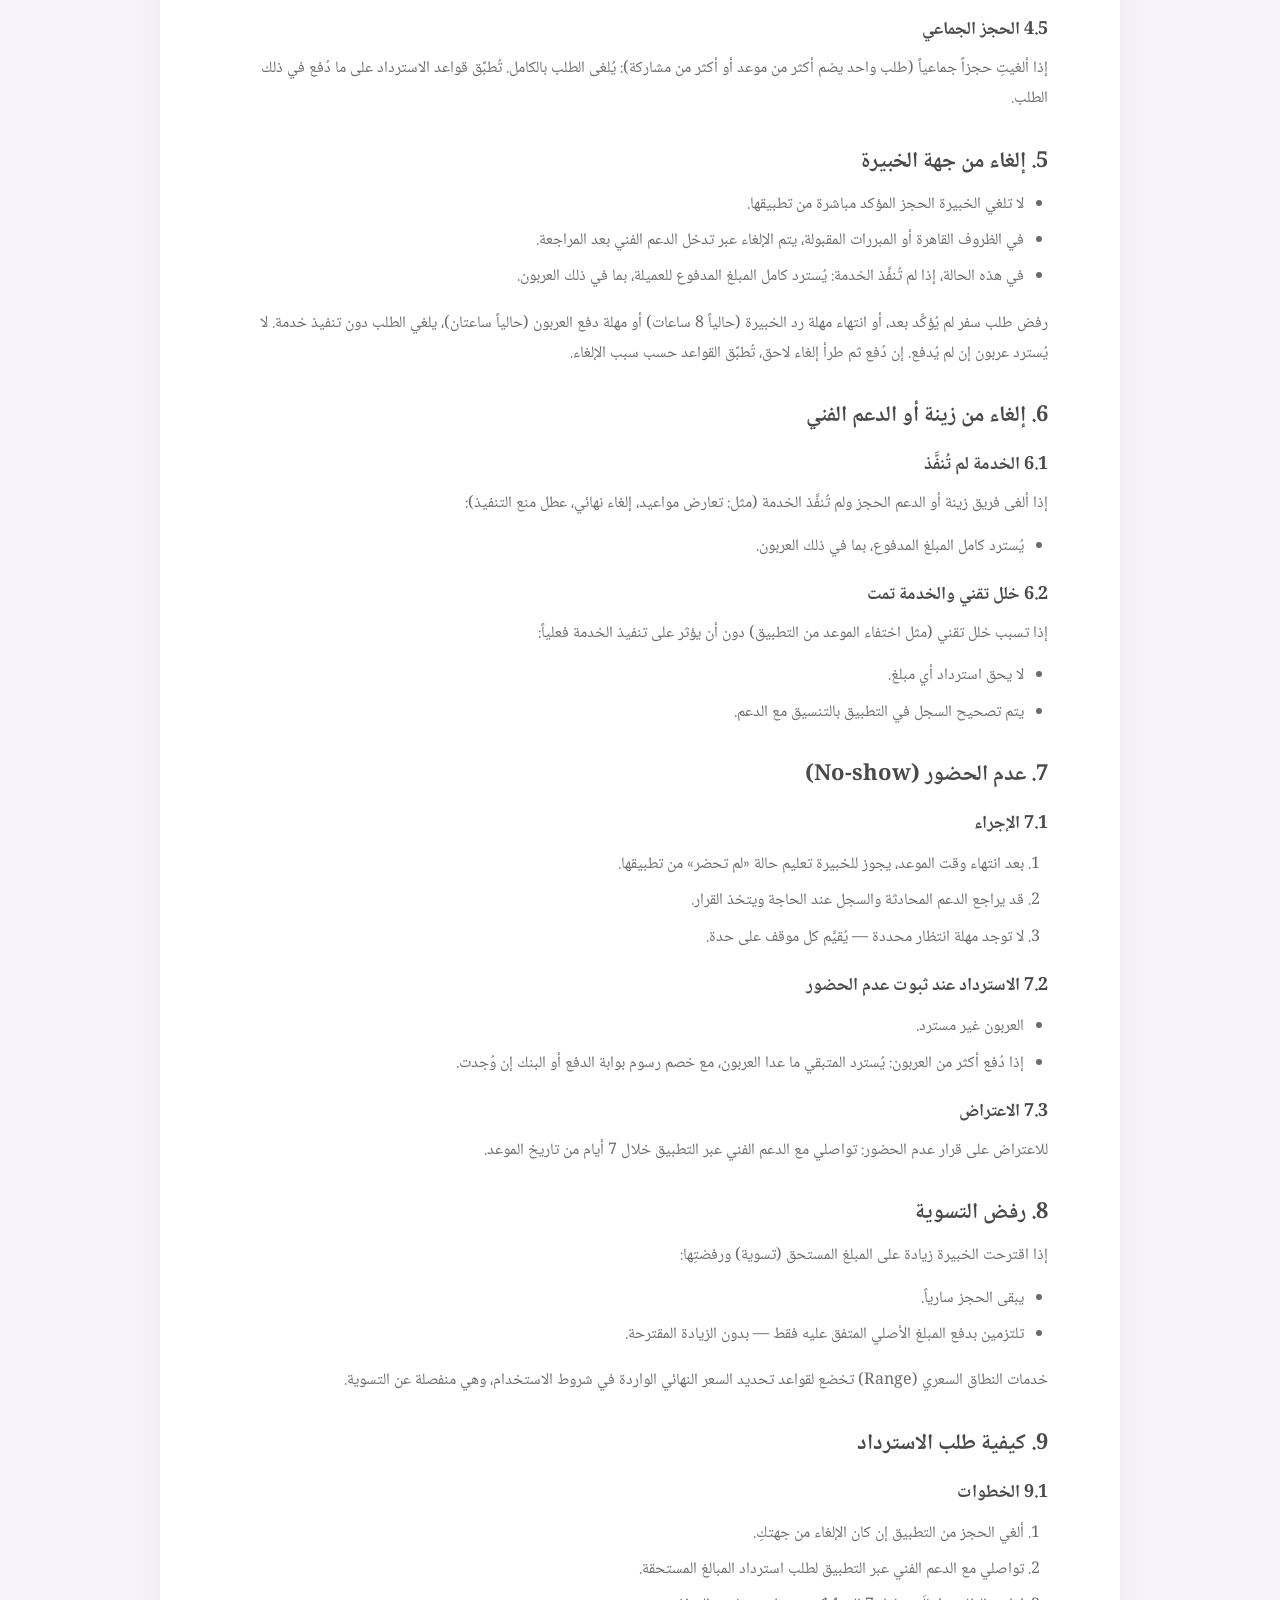
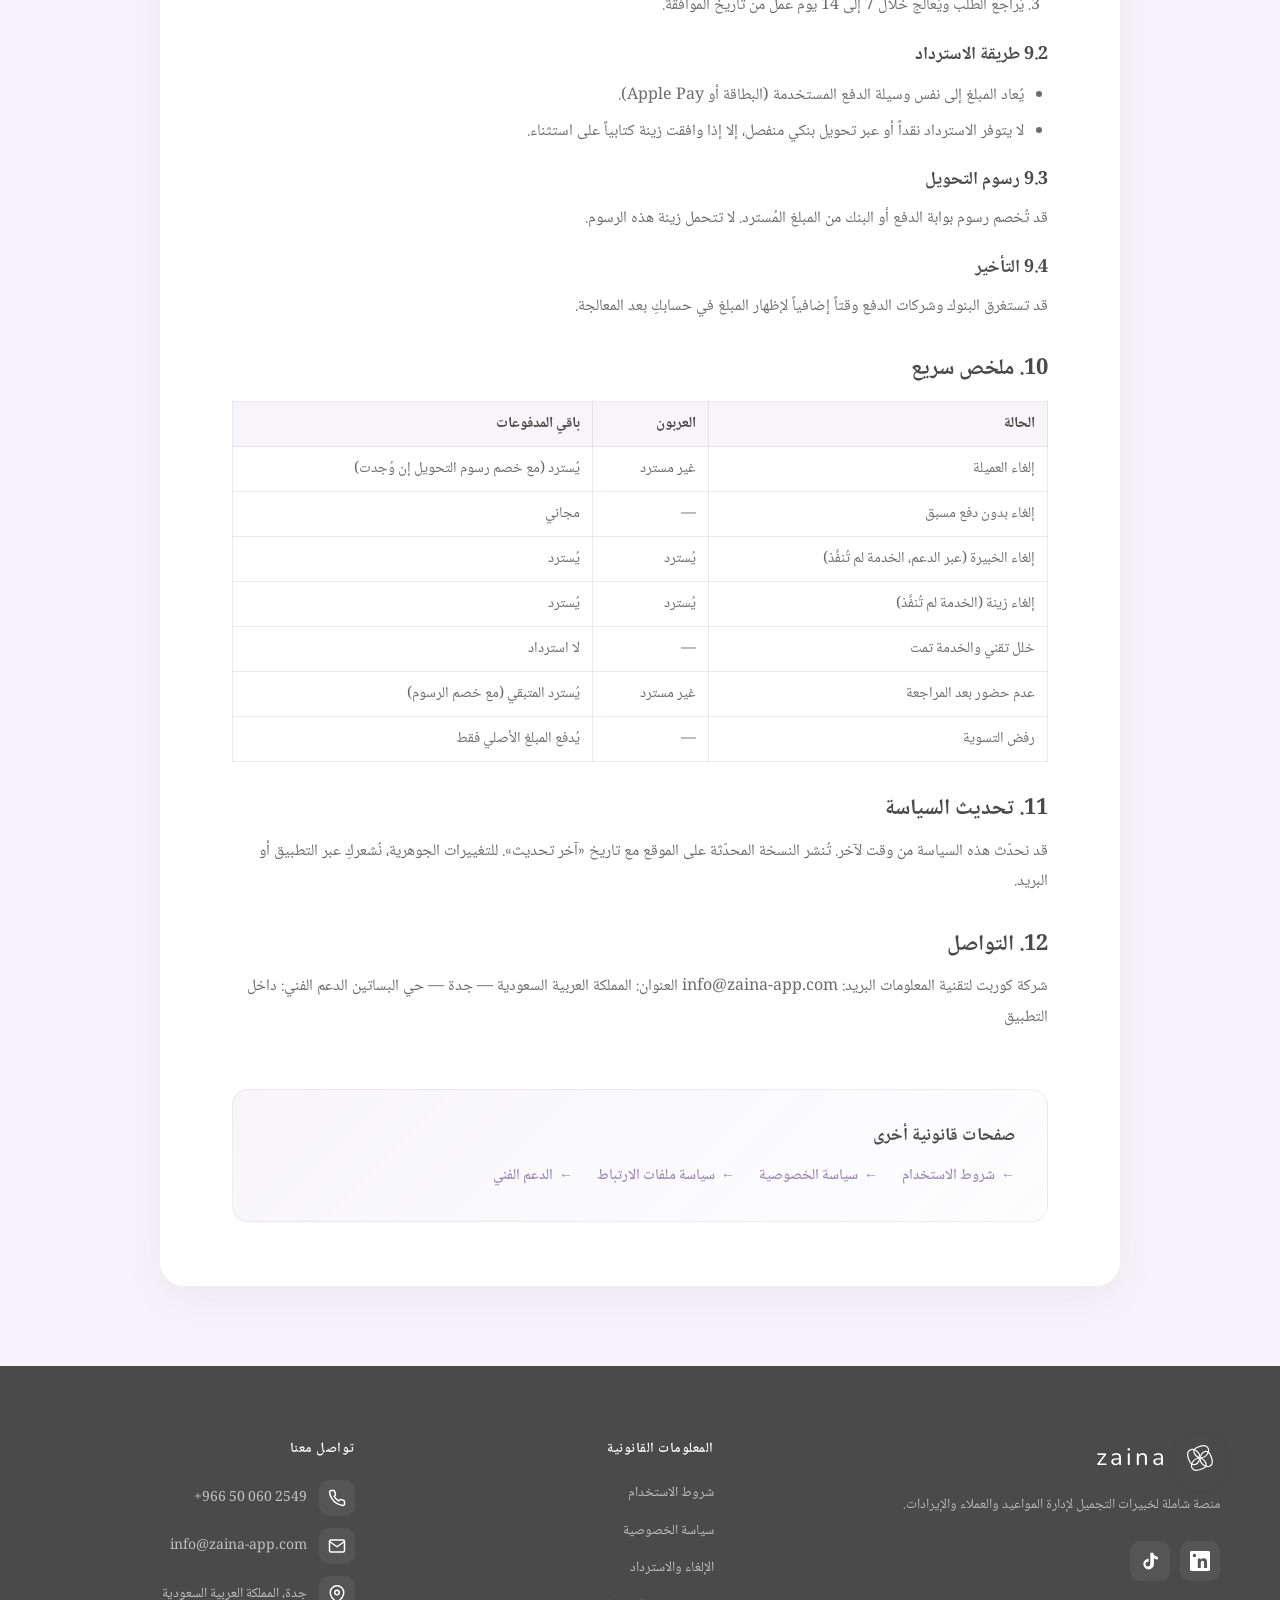
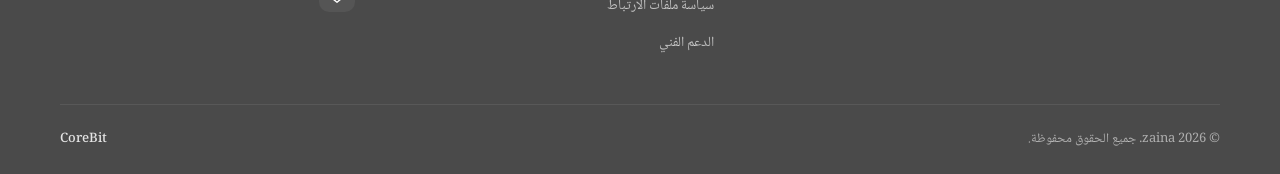
<file: refund/index.html>
<!DOCTYPE html>
<html lang="ar" dir="rtl">
<head>
    <meta charset="UTF-8">
    <meta name="viewport" content="width=device-width, initial-scale=1.0">
    <title>سياسة الإلغاء والاسترداد | zaina</title>
    <meta name="description" content="قواعد إلغاء الحجوزات واسترداد المبالغ في منصة زينة للعميلات والخبيرات.">
    <link rel="icon" type="image/svg+xml" href="/favicon.svg">
    <link rel="icon" type="image/png" sizes="32x32" href="/favicon-32.png">
    <link rel="alternate icon" href="/favicon.ico">
    <link rel="apple-touch-icon" href="/apple-touch-icon.png">
    <link rel="stylesheet" href="/styles.css">
    <link rel="preconnect" href="https://fonts.googleapis.com">
    <link rel="preconnect" href="https://fonts.gstatic.com" crossorigin>
    <link href="https://fonts.googleapis.com/css2?family=Noto+Naskh+Arabic:wght@400;500;600;700&family=Nunito:wght@300;400;500;600&display=swap" rel="stylesheet">
</head>
<body class="legal-body">
    <nav class="navbar">
        <div class="navbar-content">
            <a href="/" class="navbar-logo">
                <svg width="32" height="32" viewBox="0 0 100 100" aria-hidden="true">
                            <path class="petal" d="M 50 50 C 50 35, 35 25, 25 30 C 15 35, 20 50, 25 60 C 30 70, 45 70, 50 50 Z" />
                            <path class="petal" d="M 50 50 C 65 50, 75 35, 70 25 C 65 15, 50 20, 40 25 C 30 30, 35 45, 50 50 Z" />
                            <path class="petal" d="M 50 50 C 50 65, 65 75, 75 70 C 85 65, 80 50, 75 40 C 70 30, 55 30, 50 50 Z" />
                            <path class="petal" d="M 50 50 C 35 50, 25 65, 30 75 C 35 85, 50 80, 60 75 C 70 70, 65 55, 50 50 Z" />
                </svg>
                <span class="navbar-brand">zaina</span>
            </a>
            <div class="navbar-links">
                <a href="/#home" class="navbar-link">الرئيسية</a>
                <a href="/#features" class="navbar-link">من نحن</a>
                <a href="/support/" class="navbar-link">الدعم</a>
                <a href="/#contact" class="navbar-link">تواصل معنا</a>
            </div>
        </div>
    </nav>

    <main class="legal-page">
        <article class="legal-container">
            <header class="legal-header">
                <span class="legal-eyebrow">المعلومات القانونية</span>
                <h1 class="legal-title">الإلغاء والاسترداد</h1>
                <p class="legal-meta">آخر تحديث: سبتمبر 2026</p>
            </header>

            <div class="audience-switch" role="tablist" aria-label="نوع الحساب">
                <button type="button" class="audience-btn is-active" data-audience="customer" role="tab" aria-selected="true">عميلة</button>
                <button type="button" class="audience-btn" data-audience="provider" role="tab" aria-selected="false">خبيرة</button>
            </div>

            <div class="legal-audience is-active" data-audience="customer">
                <p class="legal-intro">توضح هذه السياسة قواعد إلغاء الحجوزات واسترداد المبالغ للعميلات.</p>
                <div class="legal-content">
<section>
<h2>1. مقدمة</h2>
<p>توضّح هذه السياسة قواعد إلغاء الحجوزات واسترداد المبالغ في تطبيق زينة للعملاء، الذي تشغّله شركة كوربت لتقنية المعلومات (سجل تجاري: 7053226358).</p>
<p>تُكمّل هذه السياسة شروط استخدام العميلات وسياسة خصوصية العميلات. عند التعارض فيما يخص الإلغاء والاسترداد، تسود هذه السياسة.</p>
<p>أثر الإلغاء على مستحقات الخبيرة موضّح في سياسة الإلغاء والاسترداد للخبيرات.</p>
</section>
<section>
<h2>2. تعريفات سريعة</h2>
<ul><li><strong>العربون:</strong> مبلغ مقدّم يُدفع لتأكيد الحجز عند اشتراطه.</li><li><strong>الإلغاء:</strong> إلغاء الحجز قبل تنفيذ الخدمة.</li><li><strong>عدم الحضور (No-show):</strong> عدم حضور العميلة أو عدم تمكين الخبيرة من تنفيذ الخدمة المنزلية دون سبب مشروع.</li><li><strong>التسوية:</strong> تعديل على المبلغ المستحق لأسباب غير تحديد السعر النهائي لخدمات النطاق السعري.</li></ul>
</section>
<section>
<h2>3. مبدأ عام</h2>
<p>نفس قواعد الإلغاء والاسترداد تسري دائماً — بغض النظر عن قرب موعد الحجز أو بعده، ما لم يُنص على خلاف ذلك في هذا المستند.</p>
<p>زينة وسيطة. الاسترداد — عند استحقاقه — تنفّذه المنصة أو الدعم عبر مزود الدفع (Tap)، وليس عبر الخبيرة يدوياً.</p>
</section>
<section>
<h2>4. إلغاء من العميلة</h2>
<h3>4.1 كيف تلغي العميلة؟</h3>
<p>يمكن الإلغاء من التطبيق وفق الضوابط المعتمدة، للحجوزات التي لم تُغلق بعد (لم تكتمل ولم تُعلَّم عدم حضور ولم تُلغَ سابقاً).</p>
<h3>4.2 بدون دفع مسبق</h3>
<p>إذا أكّدتِ الحجز بدون دفع (الدفع عند الموعد): الإلغاء مجاني بدون رسوم أو التزام مالي.</p>
<h3>4.3 مع دفع عربون</h3>
<p>العربون غير مسترد عند الإلغاء من جهتكِ.</p>
<h3>4.4 مع دفع أكثر من العربون أو المبلغ كاملاً</h3>
<ul><li>يُسترد ما دُفع ما عدا العربون.</li><li>قد تُخصم رسوم بوابة الدفع أو البنك من المبلغ المُسترد.</li><li>يُطلب الاسترداد عبر الدعم بعد الإلغاء من التطبيق، وفق البند 9.</li></ul>
<h3>4.5 الحجز الجماعي</h3>
<p>إذا ألغيتِ حجزاً جماعياً (طلب واحد يضم أكثر من موعد أو أكثر من مشاركة): يُلغى الطلب بالكامل. تُطبَّق قواعد الاسترداد على ما دُفع في ذلك الطلب.</p>
</section>
<section>
<h2>5. إلغاء من جهة الخبيرة</h2>
<ul><li>لا تلغي الخبيرة الحجز المؤكد مباشرة من تطبيقها.</li><li>في الظروف القاهرة أو المبررات المقبولة، يتم الإلغاء عبر تدخل الدعم الفني بعد المراجعة.</li><li>في هذه الحالة، إذا لم تُنفَّذ الخدمة: يُسترد كامل المبلغ المدفوع للعميلة، بما في ذلك العربون.</li></ul>
<p>رفض طلب سفر لم يُؤكَّد بعد، أو انتهاء مهلة رد الخبيرة (حالياً 8 ساعات) أو مهلة دفع العربون (حالياً ساعتان)، يلغي الطلب دون تنفيذ خدمة. لا يُسترد عربون إن لم يُدفع. إن دُفع ثم طرأ إلغاء لاحق، تُطبَّق القواعد حسب سبب الإلغاء.</p>
</section>
<section>
<h2>6. إلغاء من زينة أو الدعم الفني</h2>
<h3>6.1 الخدمة لم تُنفَّذ</h3>
<p>إذا ألغى فريق زينة أو الدعم الحجز ولم تُنفَّذ الخدمة (مثل: تعارض مواعيد، إلغاء نهائي، عطل منع التنفيذ):</p>
<ul><li>يُسترد كامل المبلغ المدفوع، بما في ذلك العربون.</li></ul>
<h3>6.2 خلل تقني والخدمة تمت</h3>
<p>إذا تسبب خلل تقني (مثل اختفاء الموعد من التطبيق) دون أن يؤثر على تنفيذ الخدمة فعلياً:</p>
<ul><li>لا يحق استرداد أي مبلغ.</li><li>يتم تصحيح السجل في التطبيق بالتنسيق مع الدعم.</li></ul>
</section>
<section>
<h2>7. عدم الحضور (No-show)</h2>
<h3>7.1 الإجراء</h3>
<ol><li>بعد انتهاء وقت الموعد، يجوز للخبيرة تعليم حالة «لم تحضر» من تطبيقها.</li><li>قد يراجع الدعم المحادثة والسجل عند الحاجة ويتخذ القرار.</li><li>لا توجد مهلة انتظار محددة — يُقيَّم كل موقف على حدة.</li></ol>
<h3>7.2 الاسترداد عند ثبوت عدم الحضور</h3>
<ul><li>العربون غير مسترد.</li><li>إذا دُفع أكثر من العربون: يُسترد المتبقي ما عدا العربون، مع خصم رسوم بوابة الدفع أو البنك إن وُجدت.</li></ul>
<h3>7.3 الاعتراض</h3>
<p>للاعتراض على قرار عدم الحضور: تواصلي مع الدعم الفني عبر التطبيق خلال 7 أيام من تاريخ الموعد.</p>
</section>
<section>
<h2>8. رفض التسوية</h2>
<p>إذا اقترحت الخبيرة زيادة على المبلغ المستحق (تسوية) ورفضتِها:</p>
<ul><li>يبقى الحجز سارياً.</li><li>تلتزمين بدفع المبلغ الأصلي المتفق عليه فقط — بدون الزيادة المقترحة.</li></ul>
<p>خدمات النطاق السعري (Range) تخضع لقواعد تحديد السعر النهائي الواردة في شروط الاستخدام، وهي منفصلة عن التسوية.</p>
</section>
<section>
<h2>9. كيفية طلب الاسترداد</h2>
<h3>9.1 الخطوات</h3>
<ol><li>ألغي الحجز من التطبيق إن كان الإلغاء من جهتكِ.</li><li>تواصلي مع الدعم الفني عبر التطبيق لطلب استرداد المبالغ المستحقة.</li><li>يُراجع الطلب ويُعالَج خلال 7 إلى 14 يوم عمل من تاريخ الموافقة.</li></ol>
<h3>9.2 طريقة الاسترداد</h3>
<ul><li>يُعاد المبلغ إلى نفس وسيلة الدفع المستخدمة (البطاقة أو Apple Pay).</li><li>لا يتوفر الاسترداد نقداً أو عبر تحويل بنكي منفصل، إلا إذا وافقت زينة كتابياً على استثناء.</li></ul>
<h3>9.3 رسوم التحويل</h3>
<p>قد تُخصم رسوم بوابة الدفع أو البنك من المبلغ المُسترد. لا تتحمل زينة هذه الرسوم.</p>
<h3>9.4 التأخير</h3>
<p>قد تستغرق البنوك وشركات الدفع وقتاً إضافياً لإظهار المبلغ في حسابكِ بعد المعالجة.</p>
</section>
<section>
<h2>10. ملخص سريع</h2>
<div class="legal-table-wrap"><table><thead><tr><th>الحالة</th><th>العربون</th><th>باقي المدفوعات</th></tr></thead><tbody><tr><td>إلغاء العميلة</td><td>غير مسترد</td><td>يُسترد (مع خصم رسوم التحويل إن وُجدت)</td></tr><tr><td>إلغاء بدون دفع مسبق</td><td>—</td><td>مجاني</td></tr><tr><td>إلغاء الخبيرة (عبر الدعم، الخدمة لم تُنفَّذ)</td><td>يُسترد</td><td>يُسترد</td></tr><tr><td>إلغاء زينة (الخدمة لم تُنفَّذ)</td><td>يُسترد</td><td>يُسترد</td></tr><tr><td>خلل تقني والخدمة تمت</td><td>—</td><td>لا استرداد</td></tr><tr><td>عدم حضور بعد المراجعة</td><td>غير مسترد</td><td>يُسترد المتبقي (مع خصم الرسوم)</td></tr><tr><td>رفض التسوية</td><td>—</td><td>يُدفع المبلغ الأصلي فقط</td></tr></tbody></table></div>
</section>
<section>
<h2>11. تحديث السياسة</h2>
<p>قد نحدّث هذه السياسة من وقت لآخر. تُنشر النسخة المحدّثة على الموقع مع تاريخ «آخر تحديث». للتغييرات الجوهرية، نُشعركِ عبر التطبيق أو البريد.</p>
</section>
<section>
<h2>12. التواصل</h2>
<p>شركة كوربت لتقنية المعلومات البريد: info@zaina-app.com العنوان: المملكة العربية السعودية — جدة — حي البساتين الدعم الفني: داخل التطبيق</p>
</section>
                </div>
            </div>

            <div class="legal-audience" data-audience="provider" hidden>
                <p class="legal-intro">توضح هذه السياسة أثر الإلغاء والاسترداد على مستحقات الخبيرة وواجباتها.</p>
                <div class="legal-content">
<section>
<h2>1. نطاق السياسة</h2>
<p>تحكم هذه السياسة قواعد الإلغاء والاسترداد من منظور الخبيرة على منصة زينة التي تشغّلها شركة كوربت لتقنية المعلومات (س.ت 7053226358 — جدة، حي البساتين).</p>
<p>تُطبَّق نفس قواعد الاسترداد تجاه العميلة الواردة في شروط استخدام العميلات وسياسة الإلغاء والاسترداد للعميلات، وتضيف هذه الوثيقة ما يخص واجبات الخبيرة وأثر الإلغاء على مستحقاتها.</p>
<p>تُقرأ مع: شروط مقدّم الخدمة، سياسة خصوصية الخبيرات، وسياسة الدفع والاشتراك عند نشرها.</p>
</section>
<section>
<h2>2. مبدأ عام</h2>
<ol><li>قواعد الإلغاء والاسترداد واحدة بغض النظر عن قرب موعد الحجز.</li><li>زينة وسيطة. تنفيذ الاسترداد للعميلة يتم عبر آليات المنصة ومزود الدفع (Tap) والدعم. لا تدير الخبيرة الاسترداد يدوياً من التطبيق.</li><li>الاسترداد للعميلة — عند استحقاقه — يكون خلال 7 إلى 14 يوم عمل تقريباً وإلى نفس وسيلة الدفع الأصلية، وفق سياسة العميلات وما يسمح به مزود الدفع.</li></ol>
</section>
<section>
<h2>3. إلغاء العميلة</h2>
<ol><li>يجوز للعميلة إلغاء الطلب من تطبيقها وفق الضوابط المعتمدة. إلغاء الطلب يشمل جميع مواعيد ذلك الطلب.</li><li>العربون المدفوع غير مسترد للعميلة وفق سياسة العميلات.</li><li>إذا كانت العميلة قد دفعت أكثر من العربون ثم ألغت: يُسترد ما زاد عن العربون عبر المنصة أو الدعم وفق سياسة العميلات. الخبيرة لا تنفّذ هذا الاسترداد بنفسها.</li><li>إذا لم يكن هناك دفع: الإلغاء دون مبالغ مستردة.</li><li>من جهة الخبيرة: مبلغ العربون غير المسترد للعميلة يُحتسب ضمن مستحقات الخبيرة وفق دورة التحويل المعتمدة عبر Tap (مع مراعاة أن رسوم الخدمة على العميلة — إن وُجدت — منفصلة وليست عمولة مخصومة من مبلغ خدمتكِ).</li></ol>
</section>
<section>
<h2>4. إلغاء الخبيرة (عبر زينة / الدعم)</h2>
<ol><li>بعد تأكيد الحجز، لا يُلغى الحجز كخيار روتيني من تطبيق الخبيرة أو التقويم.</li><li>عند وجود ظروف قاهرة أو مبررات مقبولة، تطلبين الإلغاء عبر الدعم داخل التطبيق. تقوم زينة بإلغاء الحجز بناءً على طلبكِ بعد المراجعة.</li><li>في هذه الحالة: تستحق العميلة استرداداً كاملاً لما دفعته عن الحجز وفق سياسة العميلات، إذا لم تكن الخدمة قد نُفِّذت.</li><li>من جهة الخبيرة: لا تستحقين أتعاباً عن ذلك الحجز. تُسوَّى أي مبالغ محصّلة بإعادتها للعميلة وعكس أو تعديل مستحقاتكِ وفق السجلات.</li></ol>
<p>رفض طلب سفر لم يُؤكَّد بعد، أو انتهاء مهلة الموافقة أو مهلة دفع العربون، لا يُعدّ إلغاء حجز مؤكد من التطبيق، ويُعالَج وفق البند 7.</p>
</section>
<section>
<h2>5. إلغاء من طرف زينة</h2>
<ol><li>قد تلغي زينة حجزاً لأسباب تشغيلية أو نظامية أو حماية للمنصة أو العميلات، أو بناءً على طلب الخبيرة عبر الدعم وفق البند 4.</li><li>إذا أُلغي الحجز من طرف زينة ولم تُنفَّذ الخدمة: استرداد كامل للعميلة وفق السياسة، ولا تستحق الخبيرة أتعاب ذلك الحجز.</li></ol>
</section>
<section>
<h2>6. عدم حضور العميلة (No-show)</h2>
<ol><li>بعد انتهاء وقت الموعد، يمكنكِ تعليم حالة «لم تحضر» من التطبيق وفق الضوابط. لا يُتاح التعليم قبل انتهاء الموعد.</li><li>قد يراجع الدعم الحالة عند الحاجة قبل تثبيت آثار العربون أو الاسترداد.</li><li>وفق سياسة العميلات: العربون غير مسترد للعميلة بعد المراجعة عند اللزوم. وما زاد عن العربون يُسترد مع خصم رسوم التحويل إن انطبق.</li><li>من جهة الخبيرة: تستحقين العربون وفق دورة التحويل. ولا تُحتسب أتعاب خدمة غير منفّذة عن المبلغ المسترد للعميلة.</li></ol>
</section>
<section>
<h2>7. حجز السفر</h2>
<ol><li>إذا رُفض طلب السفر أو انتهت مهلة الرد (حالياً 8 ساعات) أو مهلة دفع العربون (حالياً ساعتان) قبل إتمام المطلوب: يُلغى الطلب دون تنفيذ خدمة.</li><li>لا يستحق عربون للخبيرة إن لم يُدفع.</li><li>إن دُفع العربون ثم طرأ إلغاء لاحق: تُطبَّق قواعد العربون والاسترداد حسب سبب الإلغاء (عميلة / خبيرة عبر الدعم / زينة / غير ذلك) كما في هذه السياسة وسياسة العميلات.</li></ol>
</section>
<section>
<h2>8. الحجز الجماعي</h2>
<p>إلغاء عميلة واحدة ضمن حجز جماعي (طلب واحد يضم أكثر من موعد أو أكثر من عميلة) يُعامل كإلغاء الحجز بالكامل. تُطبَّق قواعد العربون والاسترداد على الحجز ككل، بما يوافق سياسة العميلات.</p>
</section>
<section>
<h2>9. التسوية ورفض الزيادة</h2>
<p>إذا اقترحت الخبيرة تسوية بالزيادة ورفضتها العميلة: يبقى الحجز قائماً على المبلغ السابق المتفق عليه فقط، ولا يُعدّ الرفض إلغاءً تلقائياً.</p>
<p>تسوية النقص تُطبَّق فوراً وفق آلية المنصة وشروط مقدّم الخدمة.</p>
</section>
<section>
<h2>10. حجوزات بلا دفع / دفع جزئي</h2>
<ul><li>بلا دفع: إلغاء دون استرداد.</li><li>عربون فقط أو دفع جزئي أو كامل: تُطبَّق البنود أعلاه حسب الحالة (إلغاء عميلة، عدم حضور، إلغاء عبر الدعم، إلخ).</li></ul>
</section>
<section>
<h2>11. واجبات الخبيرة</h2>
<p>تلتزمين بـ:</p>
<ol><li>عدم إلغاء الحجوزات المؤكدة خارج مسار الدعم المعتمد</li><li>الصدق عند طلب الإلغاء أو تعليم عدم الحضور</li><li>التعاون مع الدعم ومراجعة الحالات</li><li>قبول تسوية المستحقات الناتجة عن الاسترداد للعميلة وفق السجلات</li></ol>
</section>
<section>
<h2>12. إساءة الاستخدام</h2>
<p>عند إساءة استخدام طلبات الإلغاء أو تعليم «لم تحضر» بشكل مضلل، يحق لزينة بعد المراجعة:</p>
<ul><li>رفض الطلب أو تصحيح الحالة؛ و/أو</li><li>تعليق أو تقييد أو إنهاء الحساب وفق شروط مقدّم الخدمة</li></ul>
</section>
<section>
<h2>13. حل الخلافات</h2>
<p>أي خلاف حول إلغاء أو استرداد أو مستحقات يُرفع أولاً لدعم زينة من داخل التطبيق. وتبقى أحكام القانون وحل النزاعات الواردة في شروط مقدّم الخدمة سارية.</p>
</section>
<section>
<h2>14. التواصل والشركة</h2>
<ul><li>الموقع: https://zaina-app.com</li><li>الخصوصية: info@zaina-app.com</li><li>الدعم: من داخل تطبيق الخبيرات (المزيد ← الدعم)</li><li>شركة كوربت لتقنية المعلومات — س.ت 7053226358 — جدة، حي البساتين</li></ul>
</section>
                </div>
            </div>

            <aside class="legal-related" aria-label="صفحات قانونية أخرى">
                <h2>صفحات قانونية أخرى</h2>
                <ul>
                    <li><a href="/terms/">شروط الاستخدام</a></li>
                    <li><a href="/privacy/">سياسة الخصوصية</a></li>
                    <li><a href="/cookies/">سياسة ملفات الارتباط</a></li>
                    <li><a href="/support/">الدعم الفني</a></li>
                </ul>
            </aside>
        </article>
    </main>

    <footer id="contact" class="footer">
        <div class="container">
            <div class="footer-grid">
                <div class="footer-col footer-col-brand">
                    <div class="footer-logo">
                        <svg class="logo-symbol" width="40" height="40" viewBox="0 0 100 100" aria-hidden="true">
                            <path class="petal" d="M 50 50 C 50 35, 35 25, 25 30 C 15 35, 20 50, 25 60 C 30 70, 45 70, 50 50 Z" />
                            <path class="petal" d="M 50 50 C 65 50, 75 35, 70 25 C 65 15, 50 20, 40 25 C 30 30, 35 45, 50 50 Z" />
                            <path class="petal" d="M 50 50 C 50 65, 65 75, 75 70 C 85 65, 80 50, 75 40 C 70 30, 55 30, 50 50 Z" />
                            <path class="petal" d="M 50 50 C 35 50, 25 65, 30 75 C 35 85, 50 80, 60 75 C 70 70, 65 55, 50 50 Z" />
                        </svg>
                        <span class="footer-brand-name">zaina</span>
                    </div>
                    <p class="footer-tagline">
                        منصة شاملة لخبيرات التجميل لإدارة المواعيد والعملاء والإيرادات.
                    </p>
                    <div class="social-links">
                        <a href="https://www.linkedin.com/company/zaina-ksa/" target="_blank" rel="noopener noreferrer" class="social-button" aria-label="LinkedIn">
                            <svg width="20" height="20" viewBox="0 0 24 24" fill="currentColor" aria-hidden="true">
                                <path d="M20.45 20.45h-3.55v-5.57c0-1.33-.02-3.04-1.85-3.04-1.85 0-2.13 1.45-2.13 2.94v5.67H9.36V9h3.41v1.56h.05c.48-.9 1.64-1.85 3.37-1.85 3.6 0 4.27 2.37 4.27 5.46v6.28zM5.34 7.43a2.06 2.06 0 1 1 0-4.12 2.06 2.06 0 0 1 0 4.12zM3.56 20.45h3.56V9H3.56v11.45zM22.22 0H1.77C.79 0 0 .78 0 1.74v20.52C0 23.22.79 24 1.77 24h20.45c.99 0 1.78-.78 1.78-1.74V1.74C24 .78 23.21 0 22.22 0z"/>
                            </svg>
                        </a>
                        <a href="https://www.tiktok.com/@zaina-app" target="_blank" rel="noopener noreferrer" class="social-button" aria-label="TikTok">
                            <svg width="20" height="20" viewBox="0 0 24 24" fill="currentColor" aria-hidden="true">
                                <path d="M19.59 6.69a4.83 4.83 0 0 1-3.77-4.25V2h-3.45v13.67a2.89 2.89 0 0 1-5.2 1.74 2.89 2.89 0 0 1 2.31-4.64 2.93 2.93 0 0 1 .88.13V9.4a6.84 6.84 0 0 0-1-.05A6.33 6.33 0 0 0 5.8 20.1a6.34 6.34 0 0 0 10.86-4.43V8.69a8.16 8.16 0 0 0 4.77 1.52V6.74a4.85 4.85 0 0 1-1.84-.05z"/>
                            </svg>
                        </a>
                    </div>
                </div>

                <div class="footer-col">
                    <h4 class="footer-heading">المعلومات القانونية</h4>
                    <ul class="footer-links">
                        <li><a href="/terms/">شروط الاستخدام</a></li>
                        <li><a href="/privacy/">سياسة الخصوصية</a></li>
                        <li><a href="/refund/">الإلغاء والاسترداد</a></li>
                        <li><a href="/cookies/">سياسة ملفات الارتباط</a></li>
                        <li><a href="/support/">الدعم الفني</a></li>
                    </ul>
                </div>

                <div class="footer-col">
                    <h4 class="footer-heading">تواصل معنا</h4>
                    <ul class="footer-contact">
                        <li>
                            <span class="footer-contact-icon" aria-hidden="true">
                                <svg width="18" height="18" viewBox="0 0 24 24" fill="none" stroke="currentColor" stroke-width="2" stroke-linecap="round" stroke-linejoin="round">
                                    <path d="M22 16.92v3a2 2 0 0 1-2.18 2 19.79 19.79 0 0 1-8.63-3.07 19.5 19.5 0 0 1-6-6 19.79 19.79 0 0 1-3.07-8.67A2 2 0 0 1 4.11 2h3a2 2 0 0 1 2 1.72 12.84 12.84 0 0 0 .7 2.81 2 2 0 0 1-.45 2.11L8.09 9.91a16 16 0 0 0 6 6l1.27-1.27a2 2 0 0 1 2.11-.45 12.84 12.84 0 0 0 2.81.7A2 2 0 0 1 22 16.92z"></path>
                                </svg>
                            </span>
                            <a href="tel:+966500602549" dir="ltr">+966 50 060 2549</a>
                        </li>
                        <li>
                            <span class="footer-contact-icon" aria-hidden="true">
                                <svg width="18" height="18" viewBox="0 0 24 24" fill="none" stroke="currentColor" stroke-width="2" stroke-linecap="round" stroke-linejoin="round">
                                    <path d="M4 4h16c1.1 0 2 .9 2 2v12c0 1.1-.9 2-2 2H4c-1.1 0-2-.9-2-2V6c0-1.1.9-2 2-2z"></path>
                                    <polyline points="22,6 12,13 2,6"></polyline>
                                </svg>
                            </span>
                            <a href="mailto:info@zaina-app.com" dir="ltr">info@zaina-app.com</a>
                        </li>
                        <li>
                            <span class="footer-contact-icon" aria-hidden="true">
                                <svg width="18" height="18" viewBox="0 0 24 24" fill="none" stroke="currentColor" stroke-width="2" stroke-linecap="round" stroke-linejoin="round">
                                    <path d="M21 10c0 7-9 13-9 13s-9-6-9-13a9 9 0 0 1 18 0z"></path>
                                    <circle cx="12" cy="10" r="3"></circle>
                                </svg>
                            </span>
                            <span>جدة، المملكة العربية السعودية</span>
                        </li>
                    </ul>
                </div>
            </div>

            <div class="footer-bottom">
                <p class="footer-text">© 2026 zaina. جميع الحقوق محفوظة.</p>
                <p class="footer-credit">
                    <a href="https://corebit-tech.com" target="_blank" rel="noopener noreferrer" class="footer-credit-link">CoreBit</a>
                </p>
            </div>
        </div>
    </footer>

    <script src="/script.js"></script>
    <script>
        (function () {
            var buttons = document.querySelectorAll(".audience-btn");
            var panels = document.querySelectorAll(".legal-audience");
            function show(audience) {
                buttons.forEach(function (btn) {
                    var active = btn.getAttribute("data-audience") === audience;
                    btn.classList.toggle("is-active", active);
                    btn.setAttribute("aria-selected", active ? "true" : "false");
                });
                panels.forEach(function (panel) {
                    var active = panel.getAttribute("data-audience") === audience;
                    panel.classList.toggle("is-active", active);
                    panel.hidden = !active;
                });
            }
            buttons.forEach(function (btn) {
                btn.addEventListener("click", function () {
                    var audience = btn.getAttribute("data-audience");
                    show(audience);
                    if (history.replaceState) {
                        history.replaceState(null, "", "#" + audience);
                    }
                });
            });
            if (location.hash === "#provider") show("provider");
        })();
    </script>
</body>
</html>
</file>
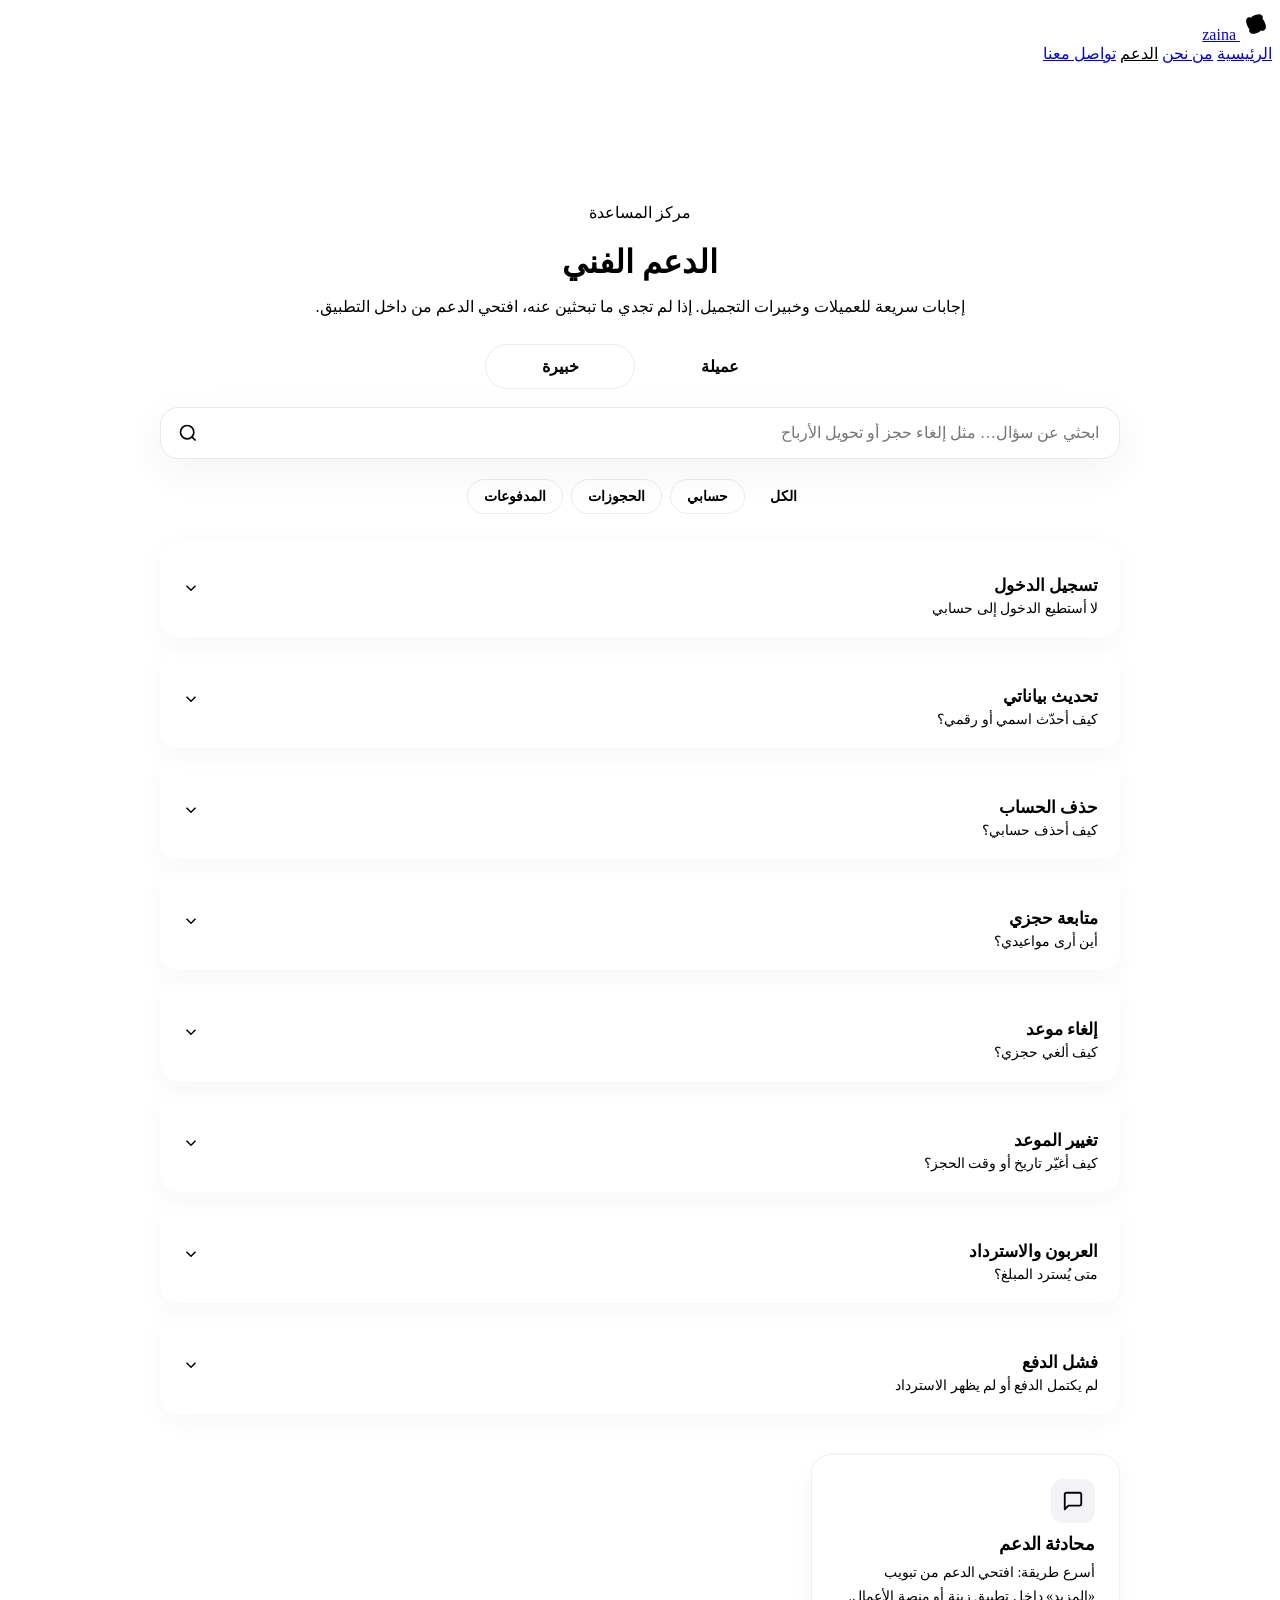
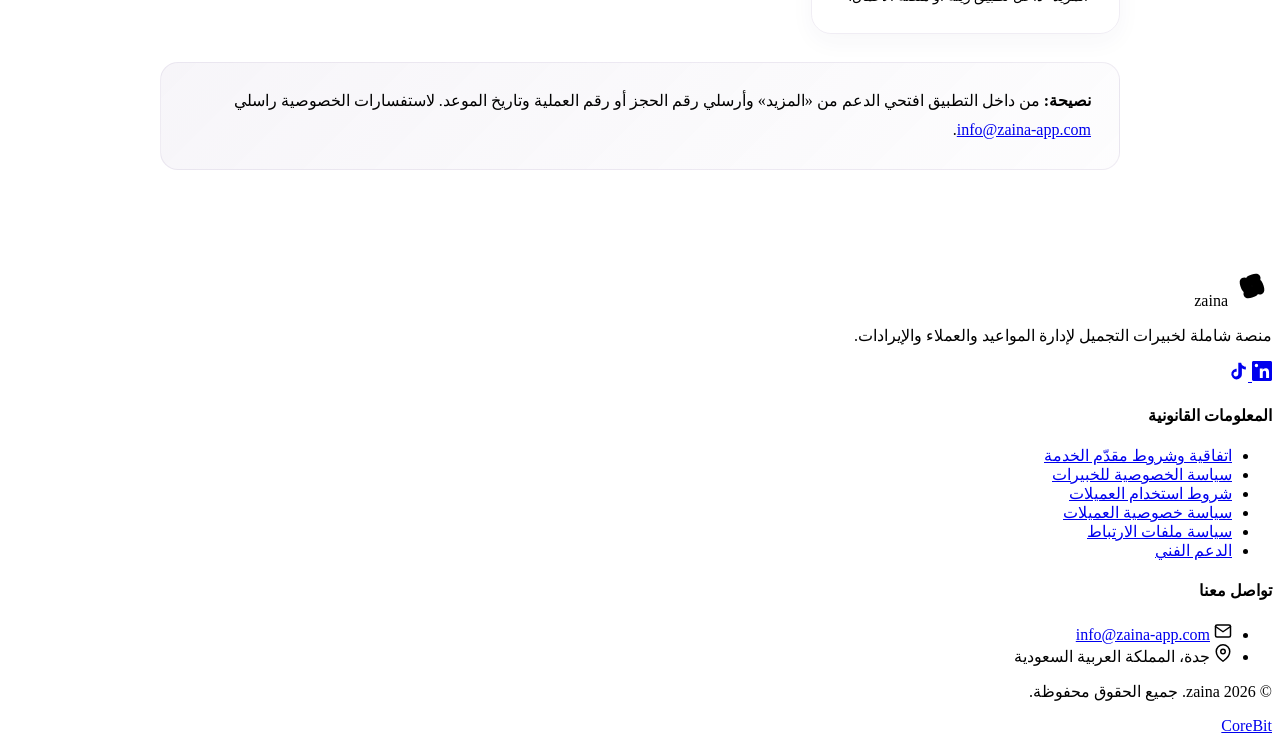
<file: support/index.html>
<!DOCTYPE html>
<html lang="ar" dir="rtl">
<head>
    <meta charset="UTF-8">
    <meta name="viewport" content="width=device-width, initial-scale=1.0">
    <title>الدعم الفني | zaina</title>
    <meta name="description" content="مركز دعم زينة للعميلات وخبيرات التجميل: أسئلة شائعة، الحجوزات، والمدفوعات، وطرق التواصل مع الفريق.">
    <link rel="icon" type="image/svg+xml" href="/zaina-tab.svg">
    <link rel="icon" type="image/png" sizes="32x32" href="/zaina-tab-32.png">
    <link rel="icon" href="/favicon.ico" sizes="48x48">
    <link rel="apple-touch-icon" href="/zaina-apple-touch.png">
    <link rel="stylesheet" href="https://zaina-app.com/styles.css">
    <link rel="preconnect" href="https://fonts.googleapis.com">
    <link rel="preconnect" href="https://fonts.gstatic.com" crossorigin>
    <link href="https://fonts.googleapis.com/css2?family=Noto+Naskh+Arabic:wght@400;500;600;700&family=Nunito:wght@300;400;500;600&display=swap" rel="stylesheet">
    <style>
        .navbar-link.is-current {
            color: var(--brand-purple);
        }

        .navbar-link.is-current::after {
            width: 100%;
        }

        .support-page {
            padding: 140px 20px 80px;
            min-height: calc(100vh - 200px);
        }

        .support-hero {
            max-width: 960px;
            margin: 0 auto 28px;
            text-align: center;
        }

        .support-hero .legal-title {
            margin-bottom: 12px;
        }

        .support-hero .legal-intro {
            margin-bottom: 0;
        }

        .support-shell {
            max-width: 960px;
            margin: 0 auto;
        }

        .support-search {
            position: relative;
            margin: 0 0 20px;
        }

        .support-search input {
            width: 100%;
            padding: 16px 20px 16px 48px;
            border: 1px solid rgba(152, 132, 180, 0.2);
            border-radius: 18px;
            background: var(--white);
            font-family: inherit;
            font-size: 16px;
            color: var(--text-dark);
            box-shadow: 0 12px 40px rgba(60, 40, 90, 0.06);
        }

        .support-search input:focus {
            outline: none;
            border-color: var(--brand-purple);
            box-shadow: 0 0 0 4px rgba(152, 132, 180, 0.12);
        }

        .support-search svg {
            position: absolute;
            left: 18px;
            top: 50%;
            transform: translateY(-50%);
            color: var(--brand-purple);
            pointer-events: none;
        }

        .audience-switch {
            display: flex;
            justify-content: center;
            gap: 10px;
            margin-bottom: 18px;
        }

        .audience-btn,
        .chip {
            border: 1px solid rgba(152, 132, 180, 0.18);
            background: var(--white);
            color: var(--text-gray);
            font-family: inherit;
            cursor: pointer;
            transition: all 0.2s ease;
        }

        .audience-btn {
            min-width: 150px;
            padding: 12px 22px;
            border-radius: 999px;
            font-size: 16px;
            font-weight: 600;
        }

        .audience-btn.is-active,
        .chip.is-active {
            background: var(--brand-purple-gradient);
            color: var(--white);
            border-color: transparent;
            box-shadow: var(--shadow-purple);
        }

        .chip-row {
            display: flex;
            flex-wrap: wrap;
            justify-content: center;
            gap: 8px;
            margin-bottom: 24px;
        }

        .chip {
            padding: 8px 16px;
            border-radius: 999px;
            font-size: 14px;
            font-weight: 600;
        }

        .faq-list {
            display: grid;
            gap: 12px;
        }

        .faq-item {
            background: var(--white);
            border: 1px solid var(--gray-200);
            border-radius: 18px;
            overflow: hidden;
            box-shadow: 0 8px 24px rgba(60, 40, 90, 0.04);
        }

        .faq-item[hidden] {
            display: none;
        }

        .faq-question {
            width: 100%;
            display: flex;
            align-items: center;
            justify-content: space-between;
            gap: 16px;
            padding: 20px 22px;
            background: none;
            border: 0;
            font-family: inherit;
            text-align: right;
            cursor: pointer;
        }

        .faq-question h3 {
            font-size: 17px;
            font-weight: 700;
            color: var(--text-dark);
            margin-bottom: 4px;
        }

        .faq-question p {
            font-size: 14px;
            color: var(--text-light);
            margin: 0;
        }

        .faq-chevron {
            flex-shrink: 0;
            color: var(--brand-purple);
            transition: transform 0.2s ease;
        }

        .faq-item.is-open .faq-chevron {
            transform: rotate(180deg);
        }

        .faq-answer {
            display: none;
            padding: 0 22px 20px;
            color: var(--text-gray);
            font-size: 16px;
            line-height: 1.9;
        }

        .faq-item.is-open .faq-answer {
            display: block;
        }

        .faq-empty {
            display: none;
            text-align: center;
            padding: 36px 16px;
            color: var(--text-gray);
            background: var(--white);
            border-radius: 18px;
            border: 1px dashed rgba(152, 132, 180, 0.3);
        }

        .faq-empty.is-visible {
            display: block;
        }

        .contact-grid {
            display: grid;
            grid-template-columns: repeat(3, 1fr);
            gap: 16px;
            margin-top: 40px;
        }

        .contact-card {
            background: var(--white);
            border: 1px solid rgba(152, 132, 180, 0.15);
            border-radius: 20px;
            padding: 24px;
            text-decoration: none;
            color: inherit;
            box-shadow: 0 8px 24px rgba(60, 40, 90, 0.04);
            transition: transform 0.2s ease, box-shadow 0.2s ease;
        }

        a.contact-card:hover {
            transform: translateY(-3px);
            box-shadow: var(--shadow-md);
        }

        .contact-card h3 {
            font-size: 18px;
            margin: 10px 0 6px;
            color: var(--text-dark);
        }

        .contact-card p {
            font-size: 14px;
            color: var(--text-gray);
            line-height: 1.7;
            margin: 0;
        }

        .contact-icon {
            width: 44px;
            height: 44px;
            border-radius: 12px;
            background: rgba(152, 132, 180, 0.1);
            color: var(--brand-purple);
            display: flex;
            align-items: center;
            justify-content: center;
        }

        .support-note {
            margin-top: 28px;
            padding: 24px 28px;
            border-radius: 18px;
            background: linear-gradient(135deg, rgba(152, 132, 180, 0.08) 0%, rgba(152, 132, 180, 0.02) 100%);
            border: 1px solid rgba(152, 132, 180, 0.15);
            color: var(--text-gray);
            line-height: 1.8;
        }

        .support-note strong {
            color: var(--text-dark);
        }

        @media (max-width: 768px) {
            .support-page {
                padding: 100px 16px 56px;
            }

            .audience-btn {
                min-width: 0;
                flex: 1;
            }

            .contact-grid {
                grid-template-columns: 1fr;
            }

            .faq-question {
                padding: 16px 18px;
            }
        }
    </style>
</head>
<body class="legal-body">
    <nav class="navbar">
        <div class="navbar-content">
            <a href="/" class="navbar-logo">
                <svg width="32" height="32" viewBox="0 0 100 100" aria-hidden="true">
                    <path class="petal" d="M 50 50 C 50 35, 35 25, 25 30 C 15 35, 20 50, 25 60 C 30 70, 45 70, 50 50 Z" />
                    <path class="petal" d="M 50 50 C 65 50, 75 35, 70 25 C 65 15, 50 20, 40 25 C 30 30, 35 45, 50 50 Z" />
                    <path class="petal" d="M 50 50 C 50 65, 65 75, 75 70 C 85 65, 80 50, 75 40 C 70 30, 55 30, 50 50 Z" />
                    <path class="petal" d="M 50 50 C 35 50, 25 65, 30 75 C 35 85, 50 80, 60 75 C 70 70, 65 55, 50 50 Z" />
                </svg>
                <span class="navbar-brand">zaina</span>
            </a>
            <div class="navbar-links">
                <a href="/#home" class="navbar-link">الرئيسية</a>
                <a href="/#features" class="navbar-link">من نحن</a>
                <a href="/support/" class="navbar-link is-current" aria-current="page">الدعم</a>
                <a href="/#contact" class="navbar-link">تواصل معنا</a>
            </div>
        </div>
    </nav>

    <main class="support-page">
        <header class="support-hero">
            <span class="legal-eyebrow">مركز المساعدة</span>
            <h1 class="legal-title">الدعم الفني</h1>
            <p class="legal-intro">
                إجابات سريعة للعميلات وخبيرات التجميل. إذا لم تجدي ما تبحثين عنه، افتحي الدعم من داخل التطبيق.
            </p>
        </header>

        <div class="support-shell">
            <div class="audience-switch" role="tablist" aria-label="نوع الحساب">
                <button type="button" class="audience-btn is-active" data-audience="customer" role="tab" aria-selected="true">عميلة</button>
                <button type="button" class="audience-btn" data-audience="provider" role="tab" aria-selected="false">خبيرة</button>
            </div>

            <div class="support-search">
                <label class="visually-hidden" for="faqSearch" style="position:absolute;width:1px;height:1px;overflow:hidden;clip:rect(0,0,0,0)">ابحثي في الأسئلة</label>
                <input id="faqSearch" type="search" placeholder="ابحثي عن سؤال… مثل إلغاء حجز أو تحويل الأرباح" autocomplete="off">
                <svg width="20" height="20" viewBox="0 0 24 24" fill="none" stroke="currentColor" stroke-width="2" aria-hidden="true">
                    <circle cx="11" cy="11" r="8"></circle>
                    <line x1="21" y1="21" x2="16.65" y2="16.65"></line>
                </svg>
            </div>

            <div class="chip-row" id="categoryRow" role="tablist" aria-label="تصنيف الأسئلة"></div>

            <div class="faq-list" id="faqList"></div>
            <p class="faq-empty" id="faqEmpty">لا توجد نتائج مطابقة. جرّبي كلمة أخرى أو تواصلي مع الدعم.</p>

            <section class="contact-grid" id="contact" aria-label="طرق التواصل">
                <div class="contact-card">
                    <div class="contact-icon" aria-hidden="true">
                        <svg width="22" height="22" viewBox="0 0 24 24" fill="none" stroke="currentColor" stroke-width="2" stroke-linecap="round" stroke-linejoin="round">
                            <path d="M21 15a2 2 0 0 1-2 2H7l-4 4V5a2 2 0 0 1 2-2h14a2 2 0 0 1 2 2z"></path>
                        </svg>
                    </div>
                    <h3>محادثة الدعم</h3>
                    <p>أسرع طريقة: افتحي الدعم من تبويب «المزيد» داخل تطبيق زينة أو منصة الأعمال.</p>
                </div>
            </section>

            <p class="support-note">
                <strong>نصيحة:</strong> من داخل التطبيق افتحي الدعم من «المزيد» وأرسلي رقم الحجز أو رقم العملية وتاريخ الموعد. لاستفسارات الخصوصية راسلي
                <a href="mailto:info@zaina-app.com">info@zaina-app.com</a>.
            </p>
        </div>
    </main>

    <footer id="footer" class="footer">
        <div class="container">
            <div class="footer-grid">
                <div class="footer-col footer-col-brand">
                    <div class="footer-logo">
                        <svg class="logo-symbol" width="40" height="40" viewBox="0 0 100 100" aria-hidden="true">
                            <path class="petal" d="M 50 50 C 50 35, 35 25, 25 30 C 15 35, 20 50, 25 60 C 30 70, 45 70, 50 50 Z" />
                            <path class="petal" d="M 50 50 C 65 50, 75 35, 70 25 C 65 15, 50 20, 40 25 C 30 30, 35 45, 50 50 Z" />
                            <path class="petal" d="M 50 50 C 50 65, 65 75, 75 70 C 85 65, 80 50, 75 40 C 70 30, 55 30, 50 50 Z" />
                            <path class="petal" d="M 50 50 C 35 50, 25 65, 30 75 C 35 85, 50 80, 60 75 C 70 70, 65 55, 50 50 Z" />
                        </svg>
                        <span class="footer-brand-name">zaina</span>
                    </div>
                    <p class="footer-tagline">
                        منصة شاملة لخبيرات التجميل لإدارة المواعيد والعملاء والإيرادات.
                    </p>
                    <div class="social-links">
                        <a href="https://www.linkedin.com/company/zaina-ksa/" target="_blank" rel="noopener noreferrer" class="social-button" aria-label="LinkedIn">
                            <svg width="20" height="20" viewBox="0 0 24 24" fill="currentColor" aria-hidden="true">
                                <path d="M20.45 20.45h-3.55v-5.57c0-1.33-.02-3.04-1.85-3.04-1.85 0-2.13 1.45-2.13 2.94v5.67H9.36V9h3.41v1.56h.05c.48-.9 1.64-1.85 3.37-1.85 3.6 0 4.27 2.37 4.27 5.46v6.28zM5.34 7.43a2.06 2.06 0 1 1 0-4.12 2.06 2.06 0 0 1 0 4.12zM3.56 20.45h3.56V9H3.56v11.45zM22.22 0H1.77C.79 0 0 .78 0 1.74v20.52C0 23.22.79 24 1.77 24h20.45c.99 0 1.78-.78 1.78-1.74V1.74C24 .78 23.21 0 22.22 0z"/>
                            </svg>
                        </a>
                        <a href="https://www.tiktok.com/@zaina-app" target="_blank" rel="noopener noreferrer" class="social-button" aria-label="TikTok">
                            <svg width="20" height="20" viewBox="0 0 24 24" fill="currentColor" aria-hidden="true">
                                <path d="M19.59 6.69a4.83 4.83 0 0 1-3.77-4.25V2h-3.45v13.67a2.89 2.89 0 0 1-5.2 1.74 2.89 2.89 0 0 1 2.31-4.64 2.93 2.93 0 0 1 .88.13V9.4a6.84 6.84 0 0 0-1-.05A6.33 6.33 0 0 0 5.8 20.1a6.34 6.34 0 0 0 10.86-4.43V8.69a8.16 8.16 0 0 0 4.77 1.52V6.74a4.85 4.85 0 0 1-1.84-.05z"/>
                            </svg>
                        </a>
                    </div>
                </div>

                <div class="footer-col">
                    <h4 class="footer-heading">المعلومات القانونية</h4>
                    <ul class="footer-links">
                        <li><a href="/terms/provider/">اتفاقية وشروط مقدّم الخدمة</a></li>
                        <li><a href="/privacy/provider/">سياسة الخصوصية للخبيرات</a></li>
                        <li><a href="/terms/">شروط استخدام العميلات</a></li>
                        <li><a href="/privacy/">سياسة خصوصية العميلات</a></li>
                        <li><a href="/cookies/">سياسة ملفات الارتباط</a></li>
                        <li><a href="/support/">الدعم الفني</a></li>
                    </ul>
                </div>

                <div class="footer-col">
                    <h4 class="footer-heading">تواصل معنا</h4>
                    <ul class="footer-contact">
                        <li>
                            <span class="footer-contact-icon" aria-hidden="true">
                                <svg width="18" height="18" viewBox="0 0 24 24" fill="none" stroke="currentColor" stroke-width="2" stroke-linecap="round" stroke-linejoin="round">
                                    <path d="M4 4h16c1.1 0 2 .9 2 2v12c0 1.1-.9 2-2 2H4c-1.1 0-2-.9-2-2V6c0-1.1.9-2 2-2z"></path>
                                    <polyline points="22,6 12,13 2,6"></polyline>
                                </svg>
                            </span>
                            <a href="mailto:info@zaina-app.com" dir="ltr">info@zaina-app.com</a>
                        </li>
                        <li>
                            <span class="footer-contact-icon" aria-hidden="true">
                                <svg width="18" height="18" viewBox="0 0 24 24" fill="none" stroke="currentColor" stroke-width="2" stroke-linecap="round" stroke-linejoin="round">
                                    <path d="M21 10c0 7-9 13-9 13s-9-6-9-13a9 9 0 0 1 18 0z"></path>
                                    <circle cx="12" cy="10" r="3"></circle>
                                </svg>
                            </span>
                            <span>جدة، المملكة العربية السعودية</span>
                        </li>
                    </ul>
                </div>
            </div>

            <div class="footer-bottom">
                <p class="footer-text">© 2026 zaina. جميع الحقوق محفوظة.</p>
                <p class="footer-credit">
                    <a href="https://corebit-tech.com" target="_blank" rel="noopener noreferrer" class="footer-credit-link">CoreBit</a>
                </p>
            </div>
        </div>
    </footer>

    <script>
        const FAQ = {
            customer: {
                labels: { account: "حسابي", booking: "الحجوزات", payment: "المدفوعات" },
                items: [
                    {
                        cat: "account",
                        q: "تسجيل الدخول",
                        hint: "لا أستطيع الدخول إلى حسابي",
                        a: "تأكدي من إدخال رقم الجوال المسجّل في زينة. إذا استمرت المشكلة، أعيدي تشغيل التطبيق أو تواصلي مع الدعم من داخل التطبيق."
                    },
                    {
                        cat: "account",
                        q: "تحديث بياناتي",
                        hint: "كيف أحدّث اسمي أو رقمي؟",
                        a: "يمكنكِ تعديل بياناتك من «بياناتي الشخصية» داخل التطبيق. تغيير رقم الجوال يحتاج إعادة التحقق."
                    },
                    {
                        cat: "account",
                        q: "حذف الحساب",
                        hint: "كيف أحذف حسابي؟",
                        a: "من الإعدادات اختاري حذف الحساب. يُوقف حساب العميلة. إن كان لنفس الهوية دور خبيرة فعالاً، يبقى ذلك الدور، وقد يبقى الدخول المشترك. قد تُحفظ السجلات التاريخية حيث يلزم. الدخول لاحقاً لا يعني دائماً هوية جديدة."
                    },
                    {
                        cat: "booking",
                        q: "متابعة حجزي",
                        hint: "أين أرى مواعيدي؟",
                        a: "كل المواعيد القادمة والسابقة وحالة الدفع تظهر في تبويب «المواعيد» داخل التطبيق."
                    },
                    {
                        cat: "booking",
                        q: "إلغاء موعد",
                        hint: "كيف ألغي حجزي؟",
                        a: "بعد تأكيد الحجز قد لا يظهر زر إلغاء داخل التطبيق. افتحي الموعد ثم المحادثة واطلبي الإلغاء من الخبيرة. إذا احتجتِ تدخلاً إضافياً، تواصلي مع الدعم من التطبيق واذكري رقم الحجز."
                    },
                    {
                        cat: "booking",
                        q: "تغيير الموعد",
                        hint: "كيف أغيّر تاريخ أو وقت الحجز؟",
                        a: "تغيير الموعد يتم عبر فريق زينة. راسلي الدعم من التطبيق واذكري اسم الخبيرة، موعدك الحالي، والموعد الجديد الذي يناسبك."
                    },
                    {
                        cat: "payment",
                        q: "العربون والاسترداد",
                        hint: "متى يُسترد المبلغ؟",
                        a: "تفاصيل العربون تظهر قبل إتمام الدفع. عند الإلغاء من جهتكِ غالباً لا يُسترد العربون، وقد يُعاد ما زاد عنه إلى نفس وسيلة الدفع بعد مراجعة الدعم. إذا أُلغي الحجز من الخبيرة أو من زينة ولم تُنفَّذ الخدمة، يُراجع الاسترداد بالكامل. راجعي شروط الاستخدام أو اطلبي التوضيح من الدعم."
                    },
                    {
                        cat: "payment",
                        q: "فشل الدفع",
                        hint: "لم يكتمل الدفع أو لم يظهر الاسترداد",
                        a: "تأكدي من رصيد البطاقة أو Apple Pay ثم أعيدي المحاولة. إذا خُصم المبلغ دون تأكيد الحجز، راسلي الدعم برقم العملية وتاريخها. الاسترداد — عند استحقاقه — يعود عادة إلى نفس وسيلة الدفع خلال عدة أيام عمل."
                    }
                ]
            },
            provider: {
                labels: { account: "الحساب", booking: "الحجوزات", payment: "المدفوعات", services: "الخدمات", tech: "تقني" },
                items: [
                    {
                        cat: "account",
                        q: "تسجيل الدخول",
                        hint: "كيف أدخل إلى حسابي؟",
                        a: "استخدمي رقم الجوال المسجّل في زينة. إذا واجهتِ مشكلة في الدخول، تأكدي من صحة الرقم ثم أعيدي المحاولة أو تواصلي مع الدعم من المزيد."
                    },
                    {
                        cat: "account",
                        q: "تحديث بيانات الصالون",
                        hint: "كيف أحدّث الاسم أو الصور أو الموقع؟",
                        a: "من «المزيد» ثم إعداد الحساب يمكنكِ تعديل الاسم والصور والموقع وطرق الدفع. احفظي كل قسم بعد التعديل."
                    },
                    {
                        cat: "account",
                        q: "حذف الحساب",
                        hint: "كيف أطلب حذف الحساب؟",
                        a: "من إعداد الحساب في المزيد، آخر صف «حذف الحساب». يُوقف دور الخبيرة ويختفي النشاط من بحث العميلات. حساب العميلة على نفس الرقم لا يُحذف إن كان موجوداً. الحجوزات والمدفوعات وسجل الدعم تبقى."
                    },
                    {
                        cat: "booking",
                        q: "تأكيد أو رفض حجز",
                        hint: "كيف أتعامل مع حجز جديد؟",
                        a: "من تبويب الجدول اضغطي على الحجز وغيّري حالته إلى مؤكد أو مرفوض. العميلة تتلقى إشعاراً بالتحديث."
                    },
                    {
                        cat: "booking",
                        q: "إلغاء أو عدم حضور",
                        hint: "كيف ألغي حجزاً أو أسجّل عدم حضور؟",
                        a: "حجز العميلة المؤكد لا يُلغى من التطبيق بشكل روتيني. إن لزم التدخل، افتحي الدعم من داخل التطبيق واذكري رقم الحجز. بعد انتهاء الموعد يمكن تسجيل عدم الحضور إذا ظهرت هذه الحالة. الأحداث الشخصية منفصلة عن حجوزات العميلات، ولا يوجد استرداد تلقائي."
                    },
                    {
                        cat: "booking",
                        q: "تغيير موعد",
                        hint: "هل يمكن سحب الموعد في الجدول؟",
                        a: "لا يُعاد جدولة الحجز بسحب البطاقة على التقويم. لطلب تغيير وقت حجز قائم تواصلي مع الدعم مع رقم الحجز. المواعيد الجديدة تُنشأ من خانة فارغة في الجدول."
                    },
                    {
                        cat: "payment",
                        q: "تحويل الأرباح",
                        hint: "متى يصل التحويل البنكي؟",
                        a: "تُحوَّل الأرباح إلى حسابكِ البنكي عبر بوابة الدفع Tap وفق سياستهم ومددهم. راجعي حالة الحجوزات من المبيعات."
                    },
                    {
                        cat: "payment",
                        q: "فشل الدفع أو التحويل",
                        hint: "لم يظهر المبلغ أو فشلت العملية",
                        a: "راجعي الحجز في المبيعات وتأكدي من تسجيل السعر النهائي. إن استمرت المشكلة أرسلي لفريق الدعم رقم الحجز وتاريخه."
                    },
                    {
                        cat: "services",
                        q: "إضافة خدمة",
                        hint: "كيف أضيف خدمة جديدة؟",
                        a: "من المزيد → الخدمات أضيفي الاسم والمدة والسعر ثم احفظي. تظهر للعميلات بعد التفعيل."
                    },
                    {
                        cat: "services",
                        q: "ساعات العمل والإجازات",
                        hint: "كيف أضبط أوقات الاستقبال؟",
                        a: "من إعدادات الحساب حددي أوقات العمل الأسبوعية وفترات الإغلاق. الحجوزات الجديدة تلتزم بهذه الأوقات تلقائياً."
                    },
                    {
                        cat: "tech",
                        q: "التطبيق لا يفتح",
                        hint: "توقف مفاجئ أو شاشة بيضاء",
                        a: "حدّثي التطبيق من المتجر، أعيدي تشغيل الجهاز، وتأكدي من الإنترنت. إن استمرت المشكلة أرسلي نوع الجهاز وإصدار النظام للدعم."
                    },
                    {
                        cat: "tech",
                        q: "الإشعارات لا تصل",
                        hint: "لا أتلقى تنبيهات الحجوزات",
                        a: "فعّلي إشعارات التطبيق من إعدادات الجهاز، وتأكدي أن وضع عدم الإزعاج مغلق. على أندرويد تحققي من عدم تقييد التطبيق في الخلفية."
                    }
                ]
            }
        };

        const state = {
            audience: location.hash === "#provider" ? "provider" : "customer",
            category: "all",
            query: ""
        };

        const faqList = document.getElementById("faqList");
        const faqEmpty = document.getElementById("faqEmpty");
        const categoryRow = document.getElementById("categoryRow");
        const searchInput = document.getElementById("faqSearch");

        function renderCategories() {
            const labels = FAQ[state.audience].labels;
            const chips = [["all", "الكل"], ...Object.entries(labels)];
            categoryRow.innerHTML = chips.map(([id, label]) => (
                `<button type="button" class="chip${state.category === id ? " is-active" : ""}" data-cat="${id}">${label}</button>`
            )).join("");
        }

        function visibleItems() {
            const q = state.query.trim();
            return FAQ[state.audience].items.filter((item) => {
                const catOk = state.category === "all" || item.cat === state.category;
                const text = `${item.q} ${item.hint} ${item.a}`;
                const queryOk = !q || text.includes(q);
                return catOk && queryOk;
            });
        }

        function renderFaqs() {
            const items = visibleItems();
            faqList.innerHTML = items.map((item, index) => `
                <article class="faq-item" data-index="${index}">
                    <button type="button" class="faq-question" aria-expanded="false">
                        <span>
                            <h3>${item.q}</h3>
                            <p>${item.hint}</p>
                        </span>
                        <svg class="faq-chevron" width="18" height="18" viewBox="0 0 24 24" fill="none" stroke="currentColor" stroke-width="2" aria-hidden="true">
                            <polyline points="6 9 12 15 18 9"></polyline>
                        </svg>
                    </button>
                    <div class="faq-answer">${item.a}</div>
                </article>
            `).join("");
            faqEmpty.classList.toggle("is-visible", items.length === 0);
        }

        function setAudience(audience) {
            state.audience = audience;
            state.category = "all";
            document.querySelectorAll(".audience-btn").forEach((btn) => {
                const active = btn.dataset.audience === audience;
                btn.classList.toggle("is-active", active);
                btn.setAttribute("aria-selected", String(active));
            });
            history.replaceState(null, "", audience === "provider" ? "#provider" : "#customer");
            renderCategories();
            renderFaqs();
        }

        document.querySelectorAll(".audience-btn").forEach((btn) => {
            btn.addEventListener("click", () => setAudience(btn.dataset.audience));
        });

        categoryRow.addEventListener("click", (event) => {
            const chip = event.target.closest("[data-cat]");
            if (!chip) return;
            state.category = chip.dataset.cat;
            renderCategories();
            renderFaqs();
        });

        faqList.addEventListener("click", (event) => {
            const button = event.target.closest(".faq-question");
            if (!button) return;
            const item = button.closest(".faq-item");
            const open = item.classList.contains("is-open");
            faqList.querySelectorAll(".faq-item").forEach((el) => {
                el.classList.remove("is-open");
                el.querySelector(".faq-question").setAttribute("aria-expanded", "false");
            });
            if (!open) {
                item.classList.add("is-open");
                button.setAttribute("aria-expanded", "true");
            }
        });

        searchInput.addEventListener("input", () => {
            state.query = searchInput.value;
            renderFaqs();
        });

        setAudience(state.audience);
    </script>
</body>
</html>
</file>
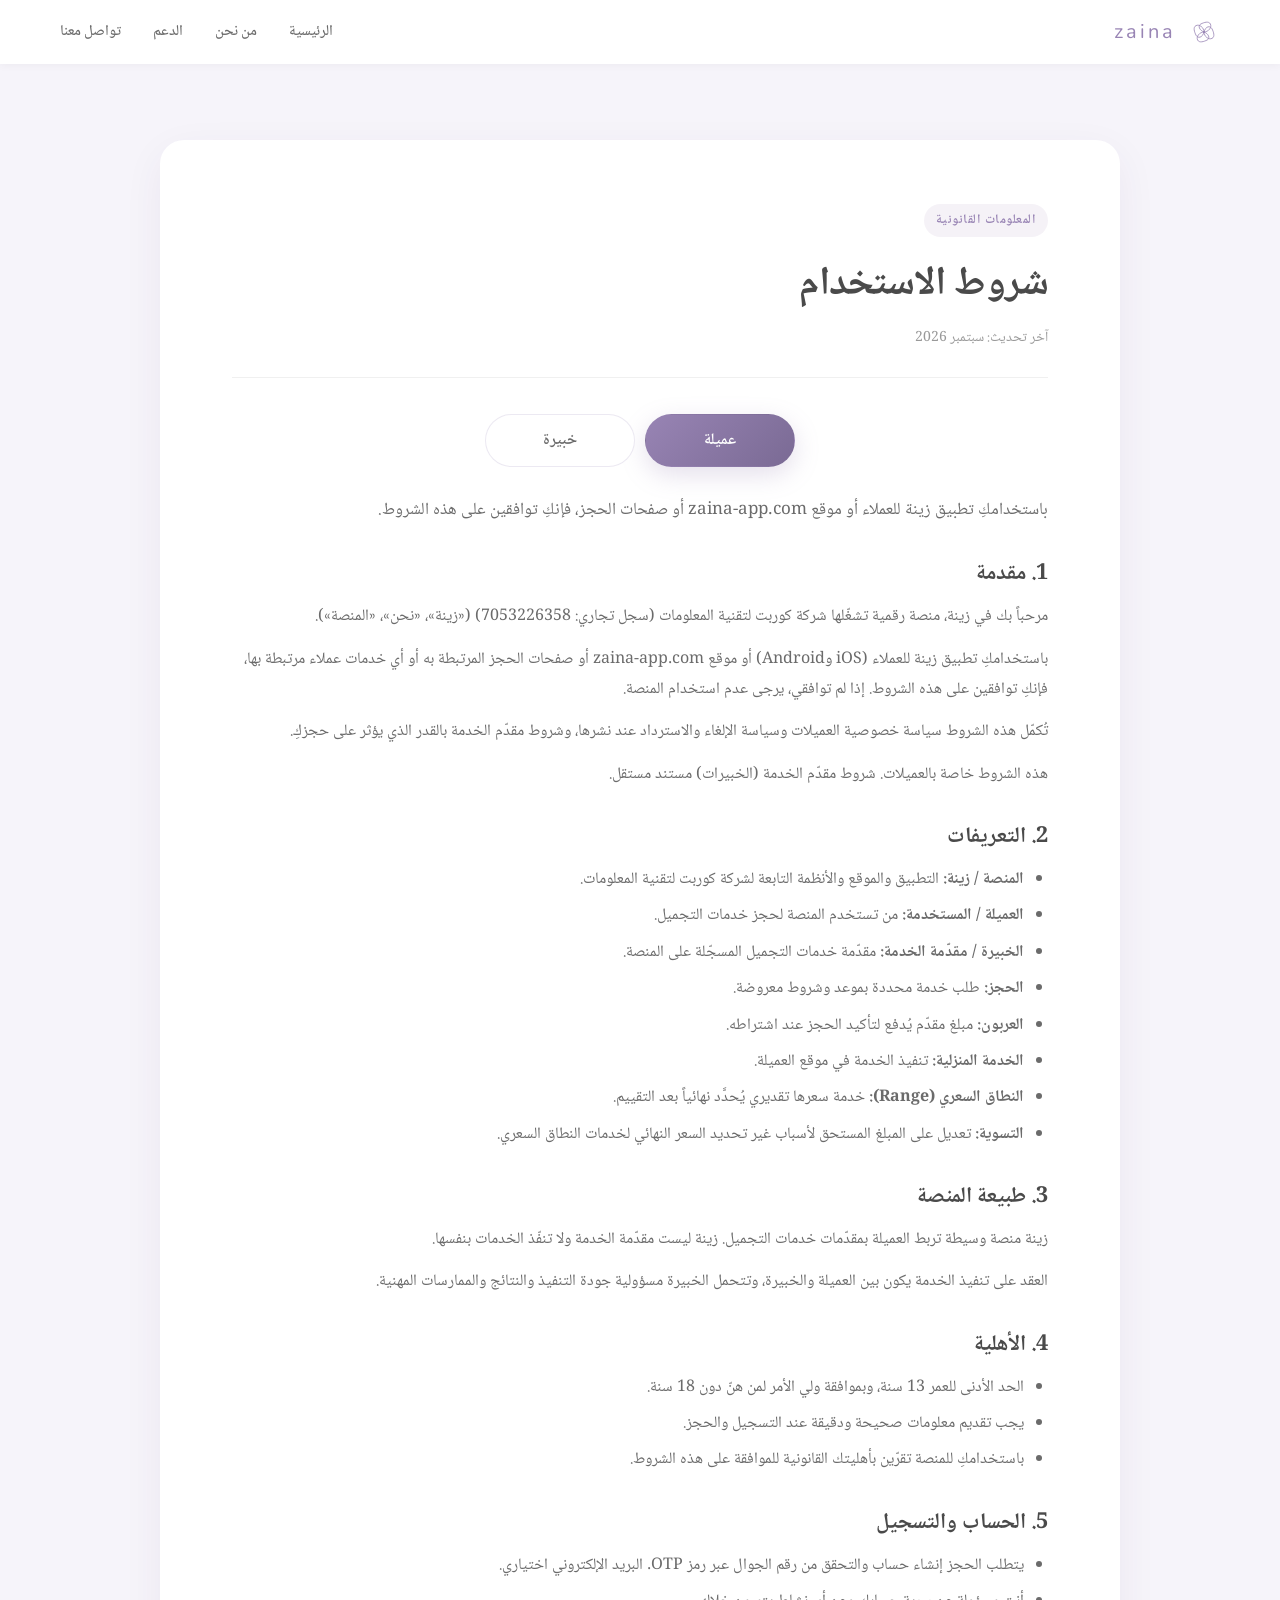
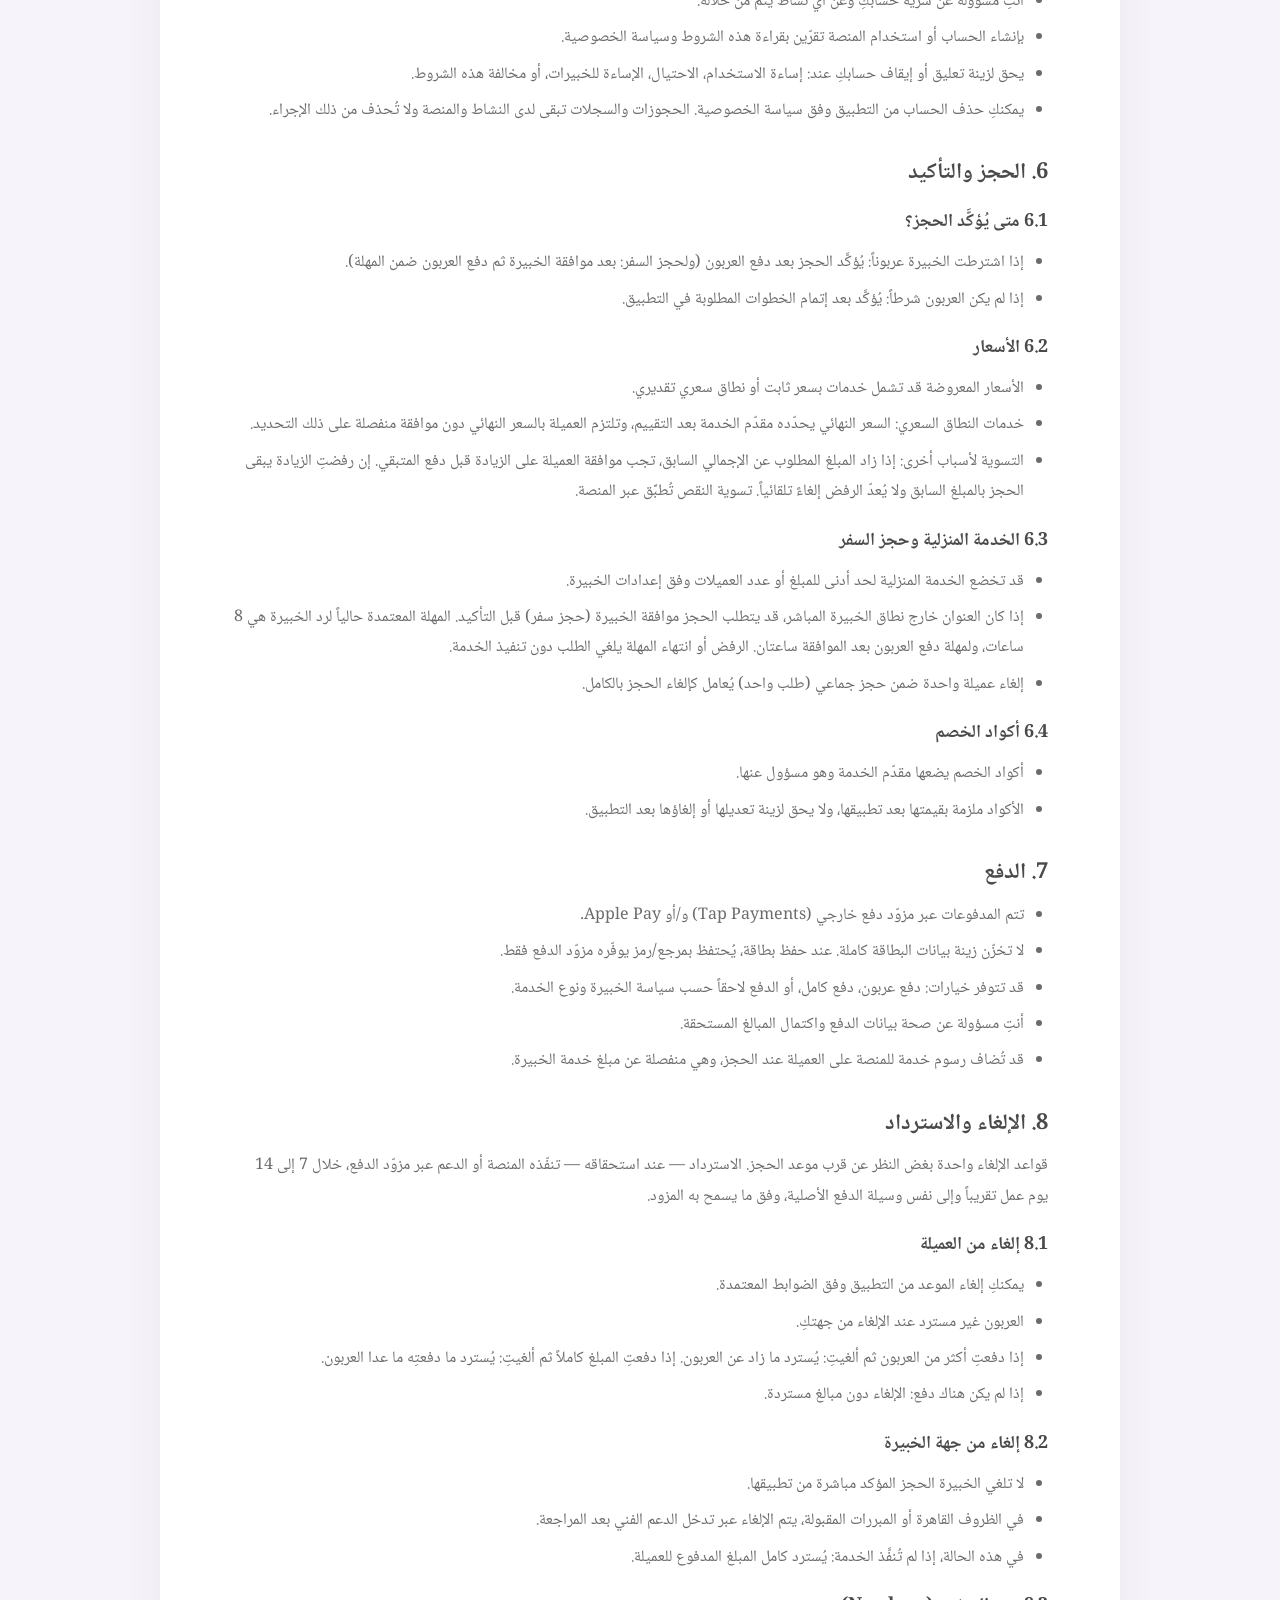
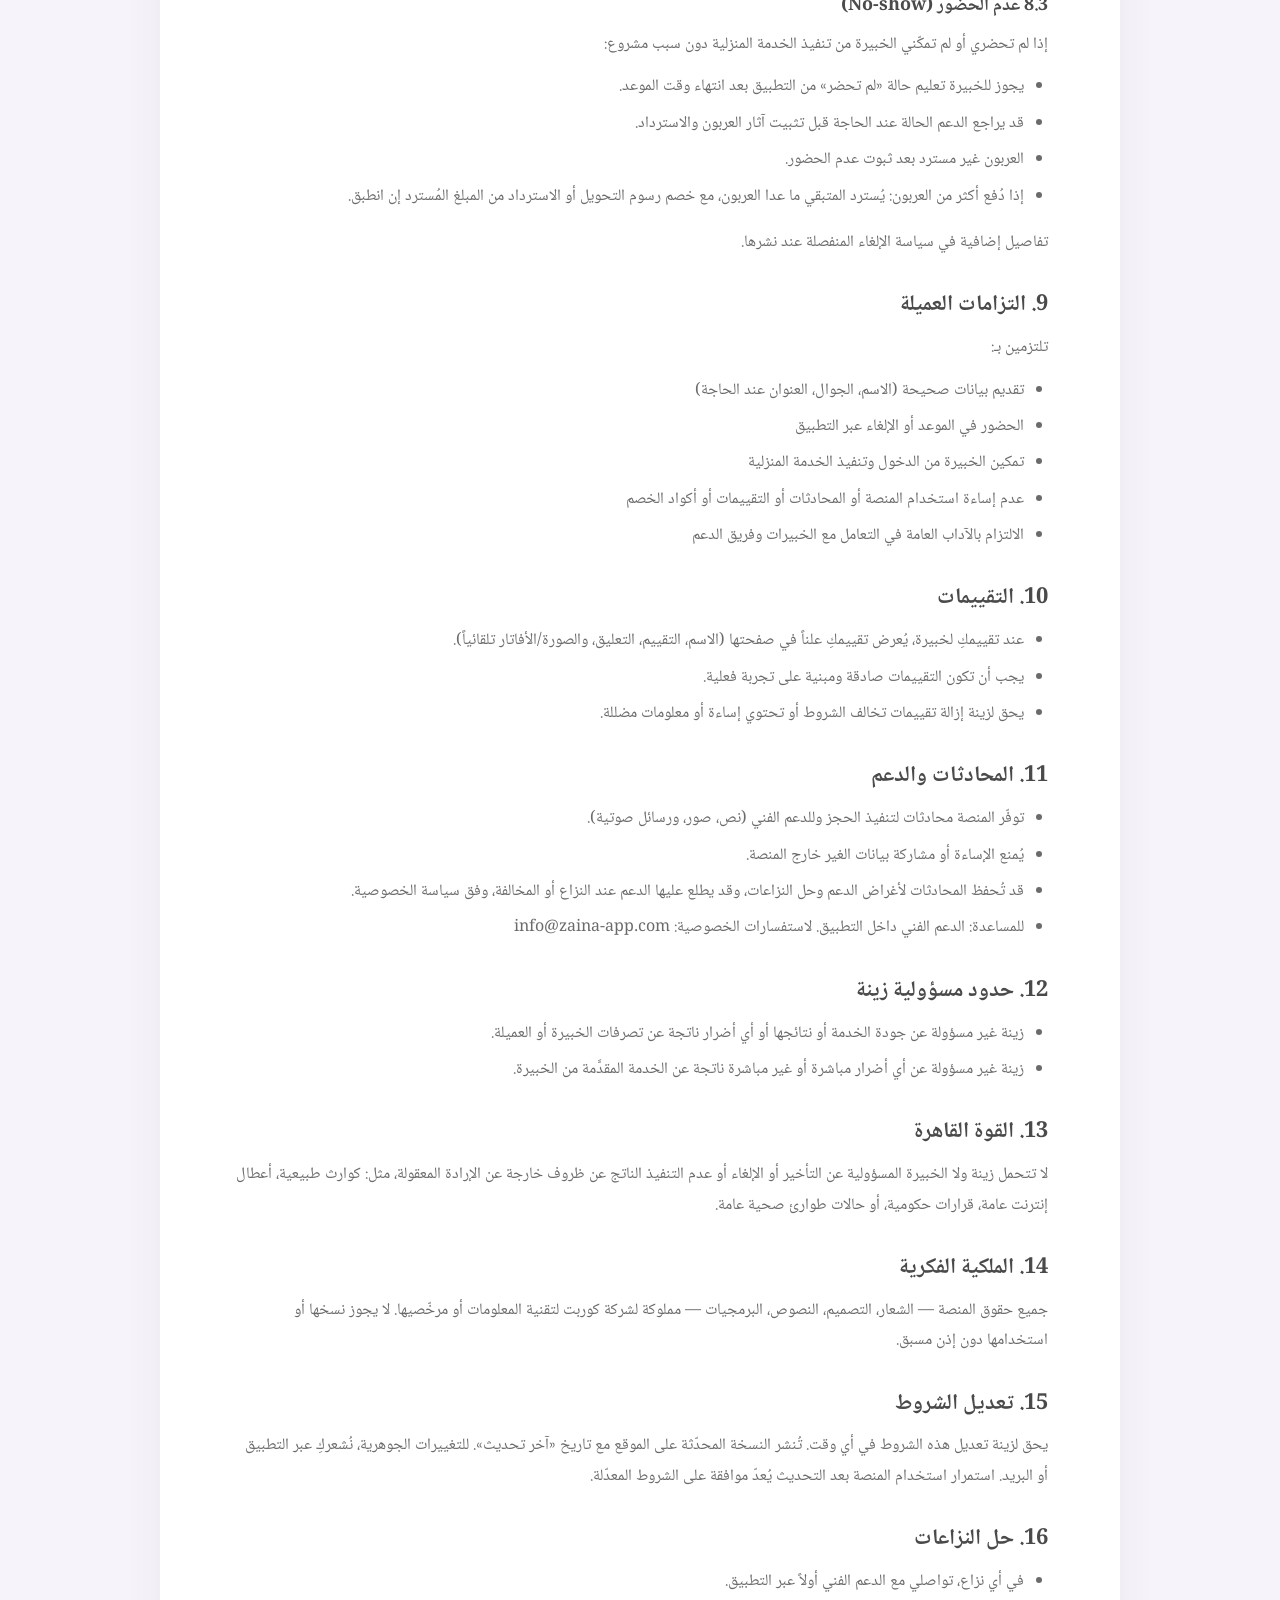
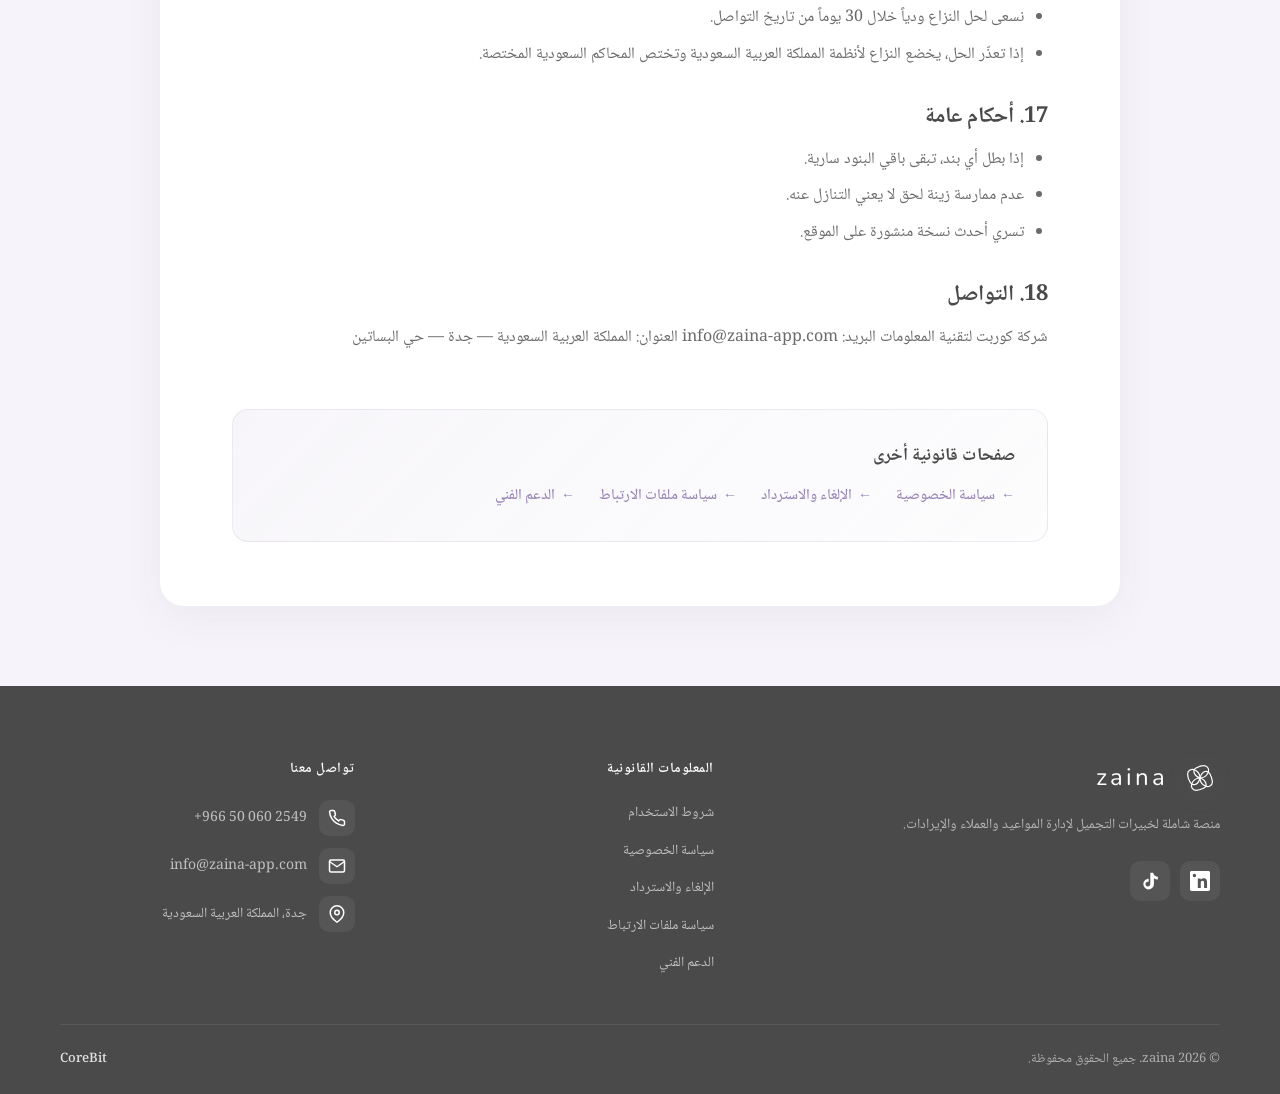
<file: terms/index.html>
<!DOCTYPE html>
<html lang="ar" dir="rtl">
<head>
    <meta charset="UTF-8">
    <meta name="viewport" content="width=device-width, initial-scale=1.0">
    <title>شروط الاستخدام | zaina</title>
    <meta name="description" content="شروط استخدام منصة زينة للعميلات واتفاقية مقدّم الخدمة للخبيرات.">
    <link rel="icon" type="image/svg+xml" href="/favicon.svg">
    <link rel="icon" type="image/png" sizes="32x32" href="/favicon-32.png">
    <link rel="alternate icon" href="/favicon.ico">
    <link rel="apple-touch-icon" href="/apple-touch-icon.png">
    <link rel="stylesheet" href="/styles.css">
    <link rel="preconnect" href="https://fonts.googleapis.com">
    <link rel="preconnect" href="https://fonts.gstatic.com" crossorigin>
    <link href="https://fonts.googleapis.com/css2?family=Noto+Naskh+Arabic:wght@400;500;600;700&family=Nunito:wght@300;400;500;600&display=swap" rel="stylesheet">
</head>
<body class="legal-body">
    <nav class="navbar">
        <div class="navbar-content">
            <a href="/" class="navbar-logo">
                <svg width="32" height="32" viewBox="0 0 100 100" aria-hidden="true">
                            <path class="petal" d="M 50 50 C 50 35, 35 25, 25 30 C 15 35, 20 50, 25 60 C 30 70, 45 70, 50 50 Z" />
                            <path class="petal" d="M 50 50 C 65 50, 75 35, 70 25 C 65 15, 50 20, 40 25 C 30 30, 35 45, 50 50 Z" />
                            <path class="petal" d="M 50 50 C 50 65, 65 75, 75 70 C 85 65, 80 50, 75 40 C 70 30, 55 30, 50 50 Z" />
                            <path class="petal" d="M 50 50 C 35 50, 25 65, 30 75 C 35 85, 50 80, 60 75 C 70 70, 65 55, 50 50 Z" />
                </svg>
                <span class="navbar-brand">zaina</span>
            </a>
            <div class="navbar-links">
                <a href="/#home" class="navbar-link">الرئيسية</a>
                <a href="/#features" class="navbar-link">من نحن</a>
                <a href="/support/" class="navbar-link">الدعم</a>
                <a href="/#contact" class="navbar-link">تواصل معنا</a>
            </div>
        </div>
    </nav>

    <main class="legal-page">
        <article class="legal-container">
            <header class="legal-header">
                <span class="legal-eyebrow">المعلومات القانونية</span>
                <h1 class="legal-title">شروط الاستخدام</h1>
                <p class="legal-meta">آخر تحديث: سبتمبر 2026</p>
            </header>

            <div class="audience-switch" role="tablist" aria-label="نوع الحساب">
                <button type="button" class="audience-btn is-active" data-audience="customer" role="tab" aria-selected="true">عميلة</button>
                <button type="button" class="audience-btn" data-audience="provider" role="tab" aria-selected="false">خبيرة</button>
            </div>

            <div class="legal-audience is-active" data-audience="customer">
                <p class="legal-intro">باستخدامكِ تطبيق زينة للعملاء أو موقع zaina-app.com أو صفحات الحجز، فإنكِ توافقين على هذه الشروط.</p>
                <div class="legal-content">
<section>
<h2>1. مقدمة</h2>
<p>مرحباً بك في زينة، منصة رقمية تشغّلها شركة كوربت لتقنية المعلومات (سجل تجاري: 7053226358) («زينة»، «نحن»، «المنصة»).</p>
<p>باستخدامكِ تطبيق زينة للعملاء (iOS وAndroid) أو موقع zaina-app.com أو صفحات الحجز المرتبطة به أو أي خدمات عملاء مرتبطة بها، فإنكِ توافقين على هذه الشروط. إذا لم توافقي، يرجى عدم استخدام المنصة.</p>
<p>تُكمّل هذه الشروط سياسة خصوصية العميلات وسياسة الإلغاء والاسترداد عند نشرها، وشروط مقدّم الخدمة بالقدر الذي يؤثر على حجزكِ.</p>
<p>هذه الشروط خاصة بالعميلات. شروط مقدّم الخدمة (الخبيرات) مستند مستقل.</p>
</section>
<section>
<h2>2. التعريفات</h2>
<ul><li><strong>المنصة / زينة:</strong> التطبيق والموقع والأنظمة التابعة لشركة كوربت لتقنية المعلومات.</li><li><strong>العميلة / المستخدمة:</strong> من تستخدم المنصة لحجز خدمات التجميل.</li><li><strong>الخبيرة / مقدّمة الخدمة:</strong> مقدّمة خدمات التجميل المسجّلة على المنصة.</li><li><strong>الحجز:</strong> طلب خدمة محددة بموعد وشروط معروضة.</li><li><strong>العربون:</strong> مبلغ مقدّم يُدفع لتأكيد الحجز عند اشتراطه.</li><li><strong>الخدمة المنزلية:</strong> تنفيذ الخدمة في موقع العميلة.</li><li><strong>النطاق السعري (Range):</strong> خدمة سعرها تقديري يُحدَّد نهائياً بعد التقييم.</li><li><strong>التسوية:</strong> تعديل على المبلغ المستحق لأسباب غير تحديد السعر النهائي لخدمات النطاق السعري.</li></ul>
</section>
<section>
<h2>3. طبيعة المنصة</h2>
<p>زينة منصة وسيطة تربط العميلة بمقدّمات خدمات التجميل. زينة ليست مقدّمة الخدمة ولا تنفّذ الخدمات بنفسها.</p>
<p>العقد على تنفيذ الخدمة يكون بين العميلة والخبيرة، وتتحمل الخبيرة مسؤولية جودة التنفيذ والنتائج والممارسات المهنية.</p>
</section>
<section>
<h2>4. الأهلية</h2>
<ul><li>الحد الأدنى للعمر 13 سنة، وبموافقة ولي الأمر لمن هنّ دون 18 سنة.</li><li>يجب تقديم معلومات صحيحة ودقيقة عند التسجيل والحجز.</li><li>باستخدامكِ للمنصة تقرّين بأهليتك القانونية للموافقة على هذه الشروط.</li></ul>
</section>
<section>
<h2>5. الحساب والتسجيل</h2>
<ul><li>يتطلب الحجز إنشاء حساب والتحقق من رقم الجوال عبر رمز OTP. البريد الإلكتروني اختياري.</li><li>أنتِ مسؤولة عن سرية حسابكِ وعن أي نشاط يتم من خلاله.</li><li>بإنشاء الحساب أو استخدام المنصة تقرّين بقراءة هذه الشروط وسياسة الخصوصية.</li><li>يحق لزينة تعليق أو إيقاف حسابكِ عند: إساءة الاستخدام، الاحتيال، الإساءة للخبيرات، أو مخالفة هذه الشروط.</li><li>يمكنكِ حذف الحساب من التطبيق وفق سياسة الخصوصية. الحجوزات والسجلات تبقى لدى النشاط والمنصة ولا تُحذف من ذلك الإجراء.</li></ul>
</section>
<section>
<h2>6. الحجز والتأكيد</h2>
<h3>6.1 متى يُؤكَّد الحجز؟</h3>
<ul><li>إذا اشترطت الخبيرة عربوناً: يُؤكَّد الحجز بعد دفع العربون (ولحجز السفر: بعد موافقة الخبيرة ثم دفع العربون ضمن المهلة).</li><li>إذا لم يكن العربون شرطاً: يُؤكَّد بعد إتمام الخطوات المطلوبة في التطبيق.</li></ul>
<h3>6.2 الأسعار</h3>
<ul><li>الأسعار المعروضة قد تشمل خدمات بسعر ثابت أو نطاق سعري تقديري.</li><li>خدمات النطاق السعري: السعر النهائي يحدّده مقدّم الخدمة بعد التقييم، وتلتزم العميلة بالسعر النهائي دون موافقة منفصلة على ذلك التحديد.</li><li>التسوية لأسباب أخرى: إذا زاد المبلغ المطلوب عن الإجمالي السابق، تجب موافقة العميلة على الزيادة قبل دفع المتبقي. إن رفضتِ الزيادة يبقى الحجز بالمبلغ السابق ولا يُعدّ الرفض إلغاءً تلقائياً. تسوية النقص تُطبَّق عبر المنصة.</li></ul>
<h3>6.3 الخدمة المنزلية وحجز السفر</h3>
<ul><li>قد تخضع الخدمة المنزلية لحد أدنى للمبلغ أو عدد العميلات وفق إعدادات الخبيرة.</li><li>إذا كان العنوان خارج نطاق الخبيرة المباشر، قد يتطلب الحجز موافقة الخبيرة (حجز سفر) قبل التأكيد. المهلة المعتمدة حالياً لرد الخبيرة هي 8 ساعات، ولمهلة دفع العربون بعد الموافقة ساعتان. الرفض أو انتهاء المهلة يلغي الطلب دون تنفيذ الخدمة.</li><li>إلغاء عميلة واحدة ضمن حجز جماعي (طلب واحد) يُعامل كإلغاء الحجز بالكامل.</li></ul>
<h3>6.4 أكواد الخصم</h3>
<ul><li>أكواد الخصم يضعها مقدّم الخدمة وهو مسؤول عنها.</li><li>الأكواد ملزمة بقيمتها بعد تطبيقها، ولا يحق لزينة تعديلها أو إلغاؤها بعد التطبيق.</li></ul>
</section>
<section>
<h2>7. الدفع</h2>
<ul><li>تتم المدفوعات عبر مزوّد دفع خارجي (Tap Payments) و/أو Apple Pay.</li><li>لا تخزّن زينة بيانات البطاقة كاملة. عند حفظ بطاقة، يُحتفظ بمرجع/رمز يوفّره مزوّد الدفع فقط.</li><li>قد تتوفر خيارات: دفع عربون، دفع كامل، أو الدفع لاحقاً حسب سياسة الخبيرة ونوع الخدمة.</li><li>أنتِ مسؤولة عن صحة بيانات الدفع واكتمال المبالغ المستحقة.</li><li>قد تُضاف رسوم خدمة للمنصة على العميلة عند الحجز، وهي منفصلة عن مبلغ خدمة الخبيرة.</li></ul>
</section>
<section>
<h2>8. الإلغاء والاسترداد</h2>
<p>قواعد الإلغاء واحدة بغض النظر عن قرب موعد الحجز. الاسترداد — عند استحقاقه — تنفّذه المنصة أو الدعم عبر مزوّد الدفع، خلال 7 إلى 14 يوم عمل تقريباً وإلى نفس وسيلة الدفع الأصلية، وفق ما يسمح به المزود.</p>
<h3>8.1 إلغاء من العميلة</h3>
<ul><li>يمكنكِ إلغاء الموعد من التطبيق وفق الضوابط المعتمدة.</li><li>العربون غير مسترد عند الإلغاء من جهتكِ.</li><li>إذا دفعتِ أكثر من العربون ثم ألغيتِ: يُسترد ما زاد عن العربون. إذا دفعتِ المبلغ كاملاً ثم ألغيتِ: يُسترد ما دفعتِه ما عدا العربون.</li><li>إذا لم يكن هناك دفع: الإلغاء دون مبالغ مستردة.</li></ul>
<h3>8.2 إلغاء من جهة الخبيرة</h3>
<ul><li>لا تلغي الخبيرة الحجز المؤكد مباشرة من تطبيقها.</li><li>في الظروف القاهرة أو المبررات المقبولة، يتم الإلغاء عبر تدخل الدعم الفني بعد المراجعة.</li><li>في هذه الحالة، إذا لم تُنفَّذ الخدمة: يُسترد كامل المبلغ المدفوع للعميلة.</li></ul>
<h3>8.3 عدم الحضور (No-show)</h3>
<p>إذا لم تحضري أو لم تمكّني الخبيرة من تنفيذ الخدمة المنزلية دون سبب مشروع:</p>
<ul><li>يجوز للخبيرة تعليم حالة «لم تحضر» من التطبيق بعد انتهاء وقت الموعد.</li><li>قد يراجع الدعم الحالة عند الحاجة قبل تثبيت آثار العربون والاسترداد.</li><li>العربون غير مسترد بعد ثبوت عدم الحضور.</li><li>إذا دُفع أكثر من العربون: يُسترد المتبقي ما عدا العربون، مع خصم رسوم التحويل أو الاسترداد من المبلغ المُسترد إن انطبق.</li></ul>
<p>تفاصيل إضافية في سياسة الإلغاء المنفصلة عند نشرها.</p>
</section>
<section>
<h2>9. التزامات العميلة</h2>
<p>تلتزمين بـ:</p>
<ul><li>تقديم بيانات صحيحة (الاسم، الجوال، العنوان عند الحاجة)</li><li>الحضور في الموعد أو الإلغاء عبر التطبيق</li><li>تمكين الخبيرة من الدخول وتنفيذ الخدمة المنزلية</li><li>عدم إساءة استخدام المنصة أو المحادثات أو التقييمات أو أكواد الخصم</li><li>الالتزام بالآداب العامة في التعامل مع الخبيرات وفريق الدعم</li></ul>
</section>
<section>
<h2>10. التقييمات</h2>
<ul><li>عند تقييمكِ لخبيرة، يُعرض تقييمكِ علناً في صفحتها (الاسم، التقييم، التعليق، والصورة/الأفاتار تلقائياً).</li><li>يجب أن تكون التقييمات صادقة ومبنية على تجربة فعلية.</li><li>يحق لزينة إزالة تقييمات تخالف الشروط أو تحتوي إساءة أو معلومات مضللة.</li></ul>
</section>
<section>
<h2>11. المحادثات والدعم</h2>
<ul><li>توفّر المنصة محادثات لتنفيذ الحجز وللدعم الفني (نص، صور، ورسائل صوتية).</li><li>يُمنع الإساءة أو مشاركة بيانات الغير خارج المنصة.</li><li>قد تُحفظ المحادثات لأغراض الدعم وحل النزاعات، وقد يطلع عليها الدعم عند النزاع أو المخالفة، وفق سياسة الخصوصية.</li><li>للمساعدة: الدعم الفني داخل التطبيق. لاستفسارات الخصوصية: info@zaina-app.com</li></ul>
</section>
<section>
<h2>12. حدود مسؤولية زينة</h2>
<ul><li>زينة غير مسؤولة عن جودة الخدمة أو نتائجها أو أي أضرار ناتجة عن تصرفات الخبيرة أو العميلة.</li><li>زينة غير مسؤولة عن أي أضرار مباشرة أو غير مباشرة ناتجة عن الخدمة المقدَّمة من الخبيرة.</li></ul>
</section>
<section>
<h2>13. القوة القاهرة</h2>
<p>لا تتحمل زينة ولا الخبيرة المسؤولية عن التأخير أو الإلغاء أو عدم التنفيذ الناتج عن ظروف خارجة عن الإرادة المعقولة، مثل: كوارث طبيعية، أعطال إنترنت عامة، قرارات حكومية، أو حالات طوارئ صحية عامة.</p>
</section>
<section>
<h2>14. الملكية الفكرية</h2>
<p>جميع حقوق المنصة — الشعار، التصميم، النصوص، البرمجيات — مملوكة لشركة كوربت لتقنية المعلومات أو مرخّصيها. لا يجوز نسخها أو استخدامها دون إذن مسبق.</p>
</section>
<section>
<h2>15. تعديل الشروط</h2>
<p>يحق لزينة تعديل هذه الشروط في أي وقت. تُنشر النسخة المحدّثة على الموقع مع تاريخ «آخر تحديث». للتغييرات الجوهرية، نُشعركِ عبر التطبيق أو البريد. استمرار استخدام المنصة بعد التحديث يُعدّ موافقة على الشروط المعدّلة.</p>
</section>
<section>
<h2>16. حل النزاعات</h2>
<ul><li>في أي نزاع، تواصلي مع الدعم الفني أولاً عبر التطبيق.</li><li>نسعى لحل النزاع ودياً خلال 30 يوماً من تاريخ التواصل.</li><li>إذا تعذّر الحل، يخضع النزاع لأنظمة المملكة العربية السعودية وتختص المحاكم السعودية المختصة.</li></ul>
</section>
<section>
<h2>17. أحكام عامة</h2>
<ul><li>إذا بطل أي بند، تبقى باقي البنود سارية.</li><li>عدم ممارسة زينة لحق لا يعني التنازل عنه.</li><li>تسري أحدث نسخة منشورة على الموقع.</li></ul>
</section>
<section>
<h2>18. التواصل</h2>
<p>شركة كوربت لتقنية المعلومات البريد: info@zaina-app.com العنوان: المملكة العربية السعودية — جدة — حي البساتين</p>
</section>
                </div>
            </div>

            <div class="legal-audience" data-audience="provider" hidden>
                <p class="legal-intro">باستخدامكِ تطبيق زينة للأعمال أو بوابة الخبيرات، فإنكِ توافقين على اتفاقية مقدّم الخدمة.</p>
                <div class="legal-content">
<section>
<h2>1. مقدمة وأطراف الاتفاقية</h2>
<p>تحكم هذه الاتفاقية («الشروط») علاقة استخدام تطبيق ومنصة زينة المخصّصة لمقدّمي خدمات التجميل («الخبيرة» / «مقدّم الخدمة») وتشغّلها شركة كوربت لتقنية المعلومات، سجل تجاري رقم 7053226358، عنوانها: المملكة العربية السعودية — جدة — حي البساتين («زينة» / «المنصة» / «الشركة»).</p>
<p>يشمل ذلك تطبيق زينة للأعمال (iOS وAndroid) وبوابة الويب للخبيرات والخدمات المرتبطة بهما.</p>
<p>باستخدامكِ تطبيق الخبيرات أو التسجيل فيه أو الاستمرار بعد الإشعار بأي تحديث، فإنكِ تقرّين بقراءة هذه الشروط والموافقة عليها.</p>
<p>تُقرأ هذه الشروط مع: شروط استخدام العميلات، وسياسة الإلغاء والاسترداد، وسياسة خصوصية الخبيرات، وسياسة الدفع والاشتراك عند نشرها، وأي سياسات أخرى تنشرها زينة.</p>
<p>مالكة الصالون هي الطرف المتعاقد. استخدام الموظفات للحساب يتم تحت مسؤوليتكِ وضمن هذه الشروط.</p>
</section>
<section>
<h2>2. طبيعة العلاقة ودور زينة</h2>
<ol><li>زينة منصة وسيطة تقنية تربط العميلات بالخبيرات لتيسير الحجز والدفع عبر المنصة.</li><li>الخبيرة مستقلة تقدّم الخدمة مباشرة للعميلة، وليست موظفة أو وكيلة أو شريكة لزينة، ولا يُنشئ استخدام المنصة علاقة عمل أو وكالة أو شراكة.</li><li>زينة ليست مقدّمة لخدمة التجميل محل الحجز، ولا تضمن نتيجة الخدمة أو جودتها أو ملاءمتها.</li></ol>
</section>
<section>
<h2>3. الأهلية والتسجيل والمستندات</h2>
<p>للتسجيل والبقاء مفعّلة على المنصة، يلزمكِ بحد أدنى:</p>
<ol><li>وثيقة عمل حر سارية، أو سجل تجاري ساري؛ و</li><li>حساب بنكي باسمكِ أو باسم المنشأة مع شهادة آيبان صحيحة.</li></ol>
<p>قد يُطلب أيضاً إثبات هوية المالكة (الهوية الوطنية أو الإقامة) ضمن مستندات التفعيل.</p>
<p>تتعهدين بصحة المستندات والمعلومات وتحديثها عند أي تغيير. قد تطلب زينة التحقق عبر القنوات المعتمدة، بما في ذلك إرسال المستندات عبر واتساب وفق آلية التسجيل المعمول بها. يحق لزينة رفض أو إيقاف التفعيل عند نقص المستندات أو عدم صلاحيتها.</p>
</section>
<section>
<h2>4. الاشتراك ورسوم الخدمة (دون عمولة على مبلغ الخدمة)</h2>
<ol><li>لا تخصم زينة عمولة من مبلغ خدماتكِ المستحق مقابل الخدمة المتفق عليها في الحجز.</li><li>قد تُفرض رسوم خدمة على العميلة وفق ما يُعرض عند الحجز (رسوم منصة مستقلة عن مبلغ خدمتكِ).</li><li>تلتزم الخبيرة باشتراك شهري مقابل استخدام المنصة، وفق الباقة والتفاصيل المعتمدة في واجهة التطبيق أو بوابة الويب أو سياسة الدفع والاشتراك عند نشرها. يُحصَّل الاشتراك حالياً عبر مزود الدفع Tap.</li><li>تفاصيل دورة الفوترة والتحصيل وتجديد الاشتراك تُوضَّح في سياسة الدفع أو داخل المنصة. عدم سداد الاشتراك قد يقيّد أو يوقف الوصول وفق آلية المنصة.</li></ol>
</section>
<section>
<h2>5. مسؤولية الخدمة والسلامة</h2>
<p>تتحملين وحدكِ كامل المسؤولية عن:</p>
<ul><li>تقديم الخدمة بجودة مهنية مناسبة</li><li>سلامة العميلة وممتلكاتها أثناء تقديم الخدمة (بما في ذلك الخدمة المنزلية أو السفر عند انطباقها)</li><li>الالتزام بالأنظمة والتعليمات المهنية المعمول بها في المملكة</li><li>أي مطالبة أو ضرر ناشئ عن تنفيذكِ للخدمة أو تقصيركِ فيها</li></ul>
<p>زينة غير مسؤولة عن ذلك بصفتها وسيطة.</p>
</section>
<section>
<h2>6. الأسعار والنطاق والتسوية</h2>
<ol><li>تعرضين أسعاركِ في الملف الشخصي كسعر ثابت أو نطاق سعري.</li><li>في حال النطاق: تحددين السعر النهائي عبر المنصة، ويظهر للعميلة مباشرة، ويكون ملزماً دون حاجة لموافقة إضافية على ذلك التحديد (وذلك بما يتوافق مع شروط العميلات).</li><li>التسوية بعد التنفيذ أو أثناءه:</li></ol>
<ul><li>إن نقص المبلغ المستحق عن السابق: يُطبَّق فوراً عبر المنصة وفق الآلية التقنية</li><li>إن زاد المبلغ: لا يُلزم العميلة إلا بعد موافقتها عبر المنصة</li></ul>
<ol><li>تلتزمين بإدخال أسباب وتفاصيل التسوية بصدق عند طلب المنصة ذلك.</li></ol>
</section>
<section>
<h2>7. العربون والدفع</h2>
<ol><li>إعدادات العربون (نسبة أو مبلغ أو وضع الدفع) تحددها الخبيرة ضمن ما تتيحه المنصة.</li><li>بما يتوافق مع شروط العميلات وسياسة الإلغاء والاسترداد:</li></ol>
<ul><li>إلغاء العميلة: العربون غير مسترد وفق السياسة</li><li>عدم حضور العميلة (بعد التثبيت والمراجعة عند الحاجة): العربون غير مسترد وفق السياسة</li><li>إلغاء مشروع من جهتكِ عبر الدعم وفق البند 8: تسترد العميلة المبالغ المستحقة لها كاملاً وفق السياسة</li></ul>
<ol><li>يُعالَج الدفع عبر مزود دفع معتمد (Tap). تلتزمين بالبيانات البنكية الصحيحة لاستلام مستحقاتكِ وفق آلية المنصة. تسوية الأرباح والتحويل البنكي تتم وفق سياسة Tap والمدد المعتمدة لديهم.</li></ol>
</section>
<section>
<h2>8. إلغاء الحجز من جهة الخبيرة</h2>
<ol><li>بعد تأكيد الحجز، لا يُتاح إلغاؤه من التطبيق أو التقويم كخيار روتيني.</li><li>عند وجود ظروف قاهرة أو مبررات مقبولة، يكون الإلغاء عبر الدعم فقط.</li><li>في هذه الحالة، ووفقاً لشروط العميلات وسياسة الإلغاء: تستحق العميلة استرداداً كاملاً لما دفعته عن ذلك الحجز وفق السياسة.</li><li>إساءة استخدام طلبات الإلغاء قد تؤدي لإجراء على الحساب وفق البند 16.</li></ol>
<p>رفض طلب سفر لم يُؤكَّد بعد، أو انتهاء مهلة الموافقة أو مهلة دفع العربون، لا يُعدّ إلغاءً روتينياً لحجز مؤكد، ويُعالَج وفق البند 11.</p>
</section>
<section>
<h2>9. عدم حضور العميلة (No-show)</h2>
<ol><li>بعد انتهاء وقت الموعد، يمكنكِ تعليم حالة «لم تحضر» من التطبيق وفق الضوابط التقنية. لا يُتاح التعليم قبل انتهاء الموعد.</li><li>قد يراجع الدعم الحالة عند الحاجة قبل تطبيق آثار العربون أو الاسترداد المنصوص عليها في سياسة الإلغاء.</li><li>تلتزمين بعدم تعليم عدم الحضور بشكل مضلل.</li></ol>
</section>
<section>
<h2>10. الخدمة المنزلية</h2>
<ol><li>عند تفعيل الخدمة المنزلية، يمكنكِ تحديد الحد الأدنى لعدد العميلات في الحجز الواحد من إعداداتكِ.</li><li>الحجوزات التي لا تستوفي الحد الأدنى قد تُرفض أو لا تُتاح وفق إعداداتكِ وآلية المنصة.</li><li>إن وُجد حد أدنى لمبلغ الفاتورة المنزلية مفعّل على الحساب، يُطبَّق أيضاً عند إتمام الحجز.</li><li>رسوم التوصيل أو الانتقال (إن وُجدت) تُعرض وفق إعداداتكِ والسياسات ذات الصلة، وتخضع لقواعد التسوية عند التغيير.</li></ol>
</section>
<section>
<h2>11. حجز السفر</h2>
<p>عند طلب خدمة سفر عبر المنصة:</p>
<ol><li>يبقى الطلب بانتظار موافقتكِ. المهلة المعتمدة حالياً لرد الخبيرة هي ثماني (8) ساعات من إرسال الطلب.</li><li>عند الموافقة تحددين رسوم السفر والعربون وفق الضوابط التقنية.</li><li>تُمهَل العميلة لدفع العربون. المهلة المعتمدة حالياً هي ساعتان (2) من وقت الموافقة. قد يُقفَل اليوم المعني أثناء انتظار الموافقة أو الدفع وفق آلية المنصة.</li><li>الرفض أو انتهاء المهلة يلغي الطلب وفق حالة النظام، دون أن يُعدّ ذلك تنفيذاً للخدمة ولا إلغاءً لحجز مؤكد من التطبيق.</li></ol>
</section>
<section>
<h2>12. التقييمات</h2>
<ol><li>التقييمات المعروضة عبر المنصة علنية وفق سياسة المنصة (بما في ذلك ما يُعرض للعميلات عنكِ، وما تتيحه المنصة من تقييمات متبادلة إن وُجدت).</li><li>يُحظر نشر أو استخدام محتوى مسيء أو مخالف للأنظمة أو مضلل أو ينتهك خصوصية الغير.</li><li>يحق لزينة إخفاء أو إزالة المحتوى المخالف واتخاذ إجراء على الحساب.</li></ol>
</section>
<section>
<h2>13. المحادثات</h2>
<ol><li>المحادثة داخل المنصة لتنفيذ الحجز وللدعم فقط.</li><li>يُمنع الإساءة أو المحتوى المخالف، ويُمنع مشاركة بيانات العميلة خارج المنصة.</li><li>قد تطلع زينة على المحادثة عند النزاع أو المخالفة أو طلب الدعم.</li></ol>
</section>
<section>
<h2>14. الخصومات</h2>
<p>أي خصم أو عرض أو كود خصم مرتبط بكِ أو بخدماتكِ مسؤوليتكِ. بعد تطبيقه على الحجز عبر المنصة يكون ملزماً، ولا يحق لكِ التنصل منه لاحقاً تجاه العميلة أو زينة بسبب ذلك التطبيق.</p>
</section>
<section>
<h2>15. بيانات العميلات وحماية البيانات الشخصية</h2>
<ol><li>بيانات العميلة التي تصلين إليها عبر زينة تُمنح لغرض تنفيذ الحجز والتواصل المتعلق به فقط.</li><li>تلتزمين بنظام حماية البيانات الشخصية في المملكة ولوائحه، وبعدم استخدام البيانات للتسويق الخاص خارج ما تسمح به الأنظمة وموافقات العميلة وسياسات زينة.</li><li>لا تشاركين البيانات مع الغير إلا بمسوغ نظامي أو عبر المنصة وبما يلزم لتنفيذ الخدمة.</li><li>لا تحتفظين بنسخ خارج المنصة دون حاجة مشروعة، وعند انتهاء الحاجة أو العلاقة تتوقفين عن الاستخدام غير المبرر وتتعاملين مع البيانات وفق الأنظمة وسياسات زينة.</li></ol>
<p>تفاصيل معالجة زينة لبياناتكِ كمقدّمة خدمة موضّحة في سياسة خصوصية الخبيرات. للاستفسارات: info@zaina-app.com.</p>
</section>
<section>
<h2>16. تعليق الحساب أو إنهاؤه</h2>
<p>يحق لزينة تعليق أو تقييد أو إنهاء حسابكِ — مع إشعار عند الإمكان — عند تحقق أي مما يلي على سبيل المثال لا الحصر:</p>
<ul><li>مخالفة هذه الشروط أو سياسات المنصة</li><li>تقديم معلومات أو مستندات مضللة أو منتهية أو غير صالحة</li><li>إساءة استخدام المنصة أو الإضرار بالعميلات أو بسمعة المنصة</li><li>سلوك احتيالي أو مخالف للأنظمة</li><li>عدم سداد الاشتراك المستحق وفق الآلية المعتمدة</li></ul>
<p>يحق لكِ التوقف عن استخدام المنصة وحذف الحساب من التطبيق وفق الآلية المتاحة. حذف الحساب من التطبيق يخفي الصالون من بحث العميلات ولا يحذف سجلات الحجوزات والمدفوعات. تبقى الالتزامات الناشئة قبل الإنهاء، بما في ذلك الحجوزات القائمة وفق السياسات.</p>
</section>
<section>
<h2>17. الملكية الفكرية</h2>
<ol><li>تقرّين بأن صور الأعمال والمحتوى الذي ترفعينه ملككِ أو لديكِ حق استخدامه ونشره، ولا ينتهك حقوق الغير.</li><li>تمنحين زينة ترخيصاً غير حصري لعرض هذا المحتوى على المنصة ولأغراض التشغيل والتسويق للمنصة بالقدر اللازم لعرض خدماتكِ.</li><li>اسم زينة وعلاماتها وواجهات التطبيق والمحتوى الخاص بالمنصة ملك لزينة أو الشركة، ولا يجوز استخدامها دون إذن مسبق.</li></ol>
</section>
<section>
<h2>18. حدود مسؤولية زينة</h2>
<ol><li>زينة غير مسؤولة عن جودة الخدمة أو نتائجها أو أي نزاع مباشر بينكِ وبين العميلة.</li><li>إذا ثبت أن ضرراً مباشراً لحق بكِ بسبب خلل في المنصة تعود مسؤوليته لزينة، فإن مسؤولية زينة التعاقدية تجاهكِ — في حدود ما يسمح به النظام — لا تتجاوز ما يعادل رسوم الاشتراك المدفوعة عن آخر ثلاثة (3) أشهر سابقة على المطالبة.</li><li>لا تُستبعد المسؤولية عما لا يجوز الحد منه نظاماً (مثل الغش أو الإهمال الجسيم).</li></ol>
</section>
<section>
<h2>19. القوة القاهرة</h2>
<p>لا تُسأل زينة ولا الخبيرة عن التأخير أو عدم التنفيذ الناتج عن ظروف قاهرة خارجة عن السيطرة المعقولة، وذلك بالقدر الذي يمنع التنفيذ، مع مراعاة التزامات الإلغاء والاسترداد تجاه العميلة عبر الدعم عند انطباقها.</p>
</section>
<section>
<h2>20. القانون الحاكم وحل النزاعات</h2>
<ol><li>تخضع هذه الشروط لأنظمة المملكة العربية السعودية.</li><li>يُسعى أولاً لحل النزاع عبر دعم زينة بحسن نية خلال ثلاثين (30) يوماً من إبلاغ الدعم بالنزاع. الدعم من داخل التطبيق عبر محادثة الدعم.</li><li>إذا لم يُحل، تكون الجهة المختصة هي المحاكم المختصة في المملكة العربية السعودية.</li></ol>
</section>
<section>
<h2>21. التعديلات</h2>
<p>يحق لزينة تعديل هذه الشروط من وقت لآخر. يُشعَر بذلك عبر التطبيق أو البريد أو وسيلة مناسبة أخرى. استمراركِ في استخدام المنصة بعد سريان التعديل يُعدّ قبولاً للشروط المحدّثة. إن لم توافقي، عليكِ التوقف عن الاستخدام وطلب إغلاق الحساب وفق الآلية المتاحة.</p>
</section>
<section>
<h2>22. تواصل</h2>
<ul><li>الموقع: https://zaina-app.com</li><li>الخصوصية: info@zaina-app.com</li><li>الدعم: من داخل تطبيق الخبيرات (المزيد ← الدعم)</li><li>الشركة: شركة كوربت لتقنية المعلومات — س.ت 7053226358 — جدة، حي البساتين</li></ul>
</section>
                </div>
            </div>

            <aside class="legal-related" aria-label="صفحات قانونية أخرى">
                <h2>صفحات قانونية أخرى</h2>
                <ul>
                    <li><a href="/privacy/">سياسة الخصوصية</a></li>
                    <li><a href="/refund/">الإلغاء والاسترداد</a></li>
                    <li><a href="/cookies/">سياسة ملفات الارتباط</a></li>
                    <li><a href="/support/">الدعم الفني</a></li>
                </ul>
            </aside>
        </article>
    </main>

    <footer id="contact" class="footer">
        <div class="container">
            <div class="footer-grid">
                <div class="footer-col footer-col-brand">
                    <div class="footer-logo">
                        <svg class="logo-symbol" width="40" height="40" viewBox="0 0 100 100" aria-hidden="true">
                            <path class="petal" d="M 50 50 C 50 35, 35 25, 25 30 C 15 35, 20 50, 25 60 C 30 70, 45 70, 50 50 Z" />
                            <path class="petal" d="M 50 50 C 65 50, 75 35, 70 25 C 65 15, 50 20, 40 25 C 30 30, 35 45, 50 50 Z" />
                            <path class="petal" d="M 50 50 C 50 65, 65 75, 75 70 C 85 65, 80 50, 75 40 C 70 30, 55 30, 50 50 Z" />
                            <path class="petal" d="M 50 50 C 35 50, 25 65, 30 75 C 35 85, 50 80, 60 75 C 70 70, 65 55, 50 50 Z" />
                        </svg>
                        <span class="footer-brand-name">zaina</span>
                    </div>
                    <p class="footer-tagline">
                        منصة شاملة لخبيرات التجميل لإدارة المواعيد والعملاء والإيرادات.
                    </p>
                    <div class="social-links">
                        <a href="https://www.linkedin.com/company/zaina-ksa/" target="_blank" rel="noopener noreferrer" class="social-button" aria-label="LinkedIn">
                            <svg width="20" height="20" viewBox="0 0 24 24" fill="currentColor" aria-hidden="true">
                                <path d="M20.45 20.45h-3.55v-5.57c0-1.33-.02-3.04-1.85-3.04-1.85 0-2.13 1.45-2.13 2.94v5.67H9.36V9h3.41v1.56h.05c.48-.9 1.64-1.85 3.37-1.85 3.6 0 4.27 2.37 4.27 5.46v6.28zM5.34 7.43a2.06 2.06 0 1 1 0-4.12 2.06 2.06 0 0 1 0 4.12zM3.56 20.45h3.56V9H3.56v11.45zM22.22 0H1.77C.79 0 0 .78 0 1.74v20.52C0 23.22.79 24 1.77 24h20.45c.99 0 1.78-.78 1.78-1.74V1.74C24 .78 23.21 0 22.22 0z"/>
                            </svg>
                        </a>
                        <a href="https://www.tiktok.com/@zaina-app" target="_blank" rel="noopener noreferrer" class="social-button" aria-label="TikTok">
                            <svg width="20" height="20" viewBox="0 0 24 24" fill="currentColor" aria-hidden="true">
                                <path d="M19.59 6.69a4.83 4.83 0 0 1-3.77-4.25V2h-3.45v13.67a2.89 2.89 0 0 1-5.2 1.74 2.89 2.89 0 0 1 2.31-4.64 2.93 2.93 0 0 1 .88.13V9.4a6.84 6.84 0 0 0-1-.05A6.33 6.33 0 0 0 5.8 20.1a6.34 6.34 0 0 0 10.86-4.43V8.69a8.16 8.16 0 0 0 4.77 1.52V6.74a4.85 4.85 0 0 1-1.84-.05z"/>
                            </svg>
                        </a>
                    </div>
                </div>

                <div class="footer-col">
                    <h4 class="footer-heading">المعلومات القانونية</h4>
                    <ul class="footer-links">
                        <li><a href="/terms/">شروط الاستخدام</a></li>
                        <li><a href="/privacy/">سياسة الخصوصية</a></li>
                        <li><a href="/refund/">الإلغاء والاسترداد</a></li>
                        <li><a href="/cookies/">سياسة ملفات الارتباط</a></li>
                        <li><a href="/support/">الدعم الفني</a></li>
                    </ul>
                </div>

                <div class="footer-col">
                    <h4 class="footer-heading">تواصل معنا</h4>
                    <ul class="footer-contact">
                        <li>
                            <span class="footer-contact-icon" aria-hidden="true">
                                <svg width="18" height="18" viewBox="0 0 24 24" fill="none" stroke="currentColor" stroke-width="2" stroke-linecap="round" stroke-linejoin="round">
                                    <path d="M22 16.92v3a2 2 0 0 1-2.18 2 19.79 19.79 0 0 1-8.63-3.07 19.5 19.5 0 0 1-6-6 19.79 19.79 0 0 1-3.07-8.67A2 2 0 0 1 4.11 2h3a2 2 0 0 1 2 1.72 12.84 12.84 0 0 0 .7 2.81 2 2 0 0 1-.45 2.11L8.09 9.91a16 16 0 0 0 6 6l1.27-1.27a2 2 0 0 1 2.11-.45 12.84 12.84 0 0 0 2.81.7A2 2 0 0 1 22 16.92z"></path>
                                </svg>
                            </span>
                            <a href="tel:+966500602549" dir="ltr">+966 50 060 2549</a>
                        </li>
                        <li>
                            <span class="footer-contact-icon" aria-hidden="true">
                                <svg width="18" height="18" viewBox="0 0 24 24" fill="none" stroke="currentColor" stroke-width="2" stroke-linecap="round" stroke-linejoin="round">
                                    <path d="M4 4h16c1.1 0 2 .9 2 2v12c0 1.1-.9 2-2 2H4c-1.1 0-2-.9-2-2V6c0-1.1.9-2 2-2z"></path>
                                    <polyline points="22,6 12,13 2,6"></polyline>
                                </svg>
                            </span>
                            <a href="mailto:info@zaina-app.com" dir="ltr">info@zaina-app.com</a>
                        </li>
                        <li>
                            <span class="footer-contact-icon" aria-hidden="true">
                                <svg width="18" height="18" viewBox="0 0 24 24" fill="none" stroke="currentColor" stroke-width="2" stroke-linecap="round" stroke-linejoin="round">
                                    <path d="M21 10c0 7-9 13-9 13s-9-6-9-13a9 9 0 0 1 18 0z"></path>
                                    <circle cx="12" cy="10" r="3"></circle>
                                </svg>
                            </span>
                            <span>جدة، المملكة العربية السعودية</span>
                        </li>
                    </ul>
                </div>
            </div>

            <div class="footer-bottom">
                <p class="footer-text">© 2026 zaina. جميع الحقوق محفوظة.</p>
                <p class="footer-credit">
                    <a href="https://corebit-tech.com" target="_blank" rel="noopener noreferrer" class="footer-credit-link">CoreBit</a>
                </p>
            </div>
        </div>
    </footer>

    <script src="/script.js"></script>
    <script>
        (function () {
            var buttons = document.querySelectorAll(".audience-btn");
            var panels = document.querySelectorAll(".legal-audience");
            function show(audience) {
                buttons.forEach(function (btn) {
                    var active = btn.getAttribute("data-audience") === audience;
                    btn.classList.toggle("is-active", active);
                    btn.setAttribute("aria-selected", active ? "true" : "false");
                });
                panels.forEach(function (panel) {
                    var active = panel.getAttribute("data-audience") === audience;
                    panel.classList.toggle("is-active", active);
                    panel.hidden = !active;
                });
            }
            buttons.forEach(function (btn) {
                btn.addEventListener("click", function () {
                    var audience = btn.getAttribute("data-audience");
                    show(audience);
                    if (history.replaceState) {
                        history.replaceState(null, "", "#" + audience);
                    }
                });
            });
            if (location.hash === "#provider") show("provider");
        })();
    </script>
</body>
</html>
</file>
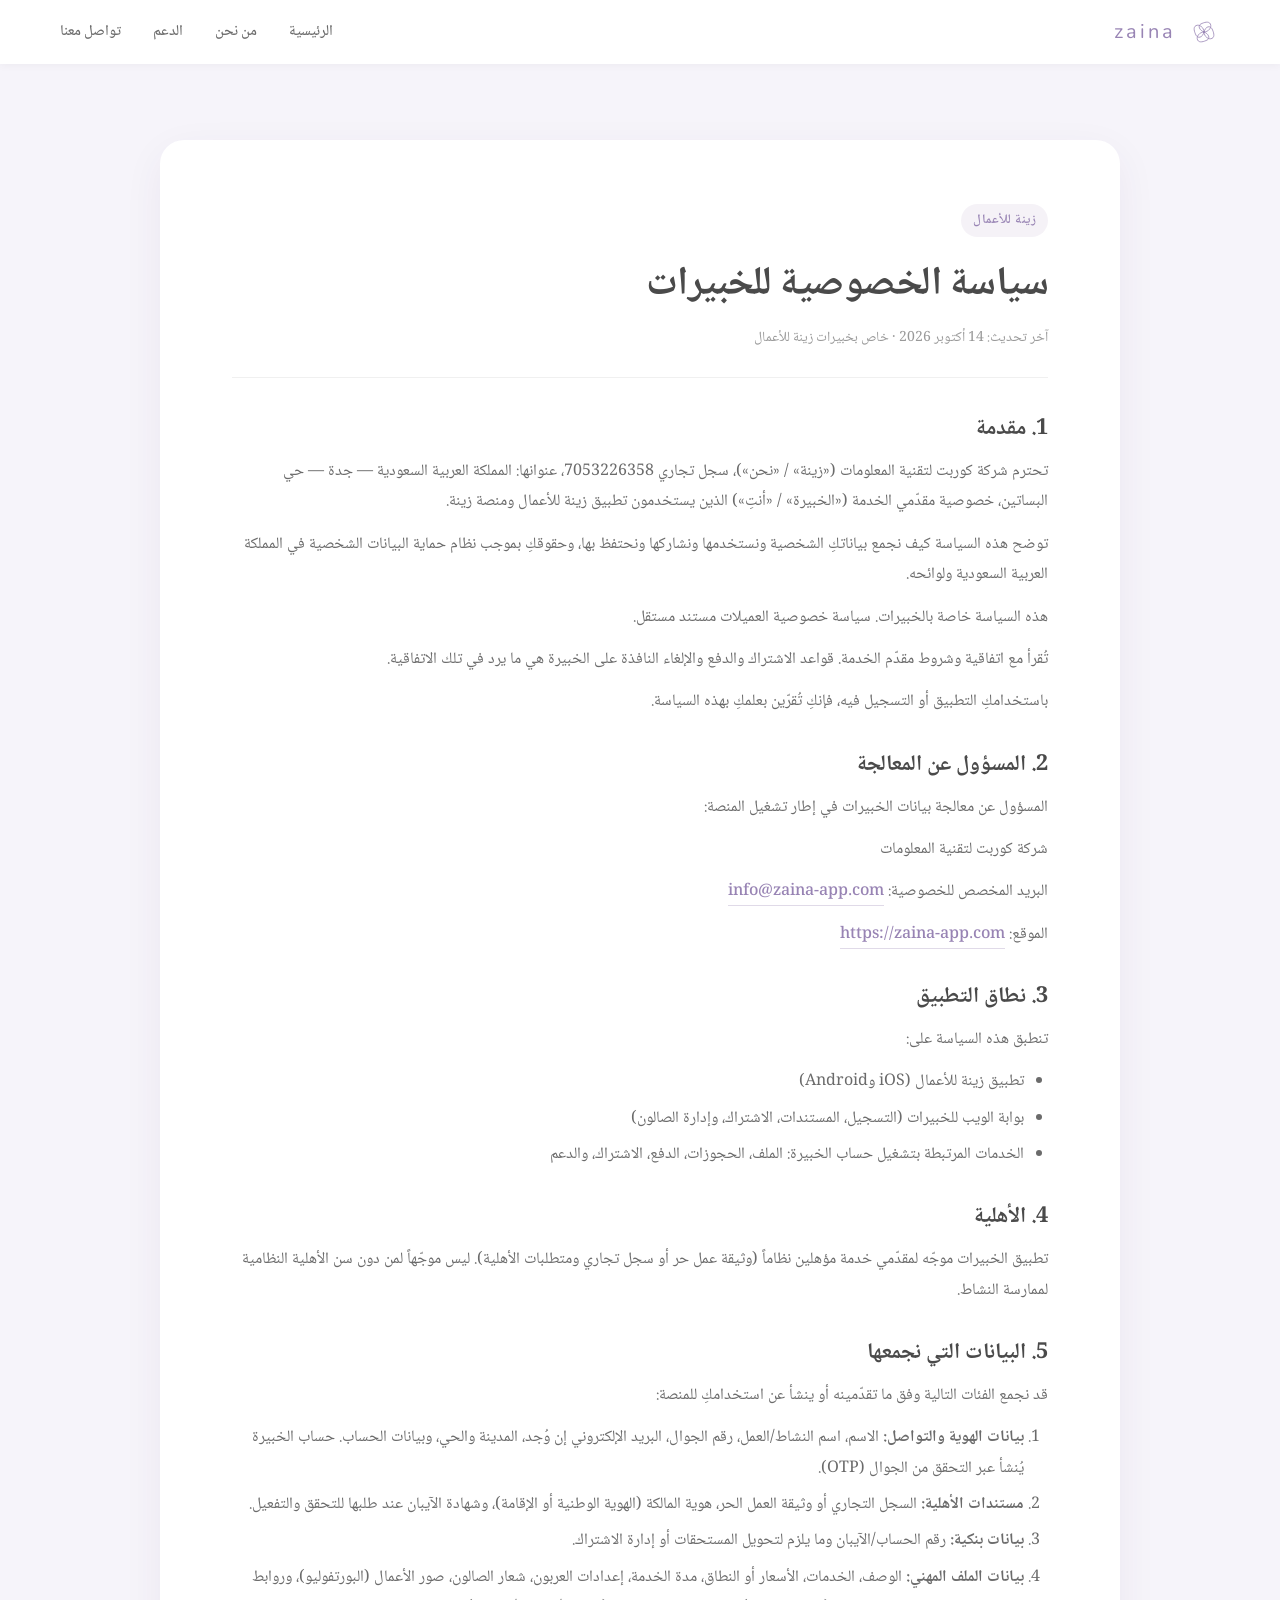
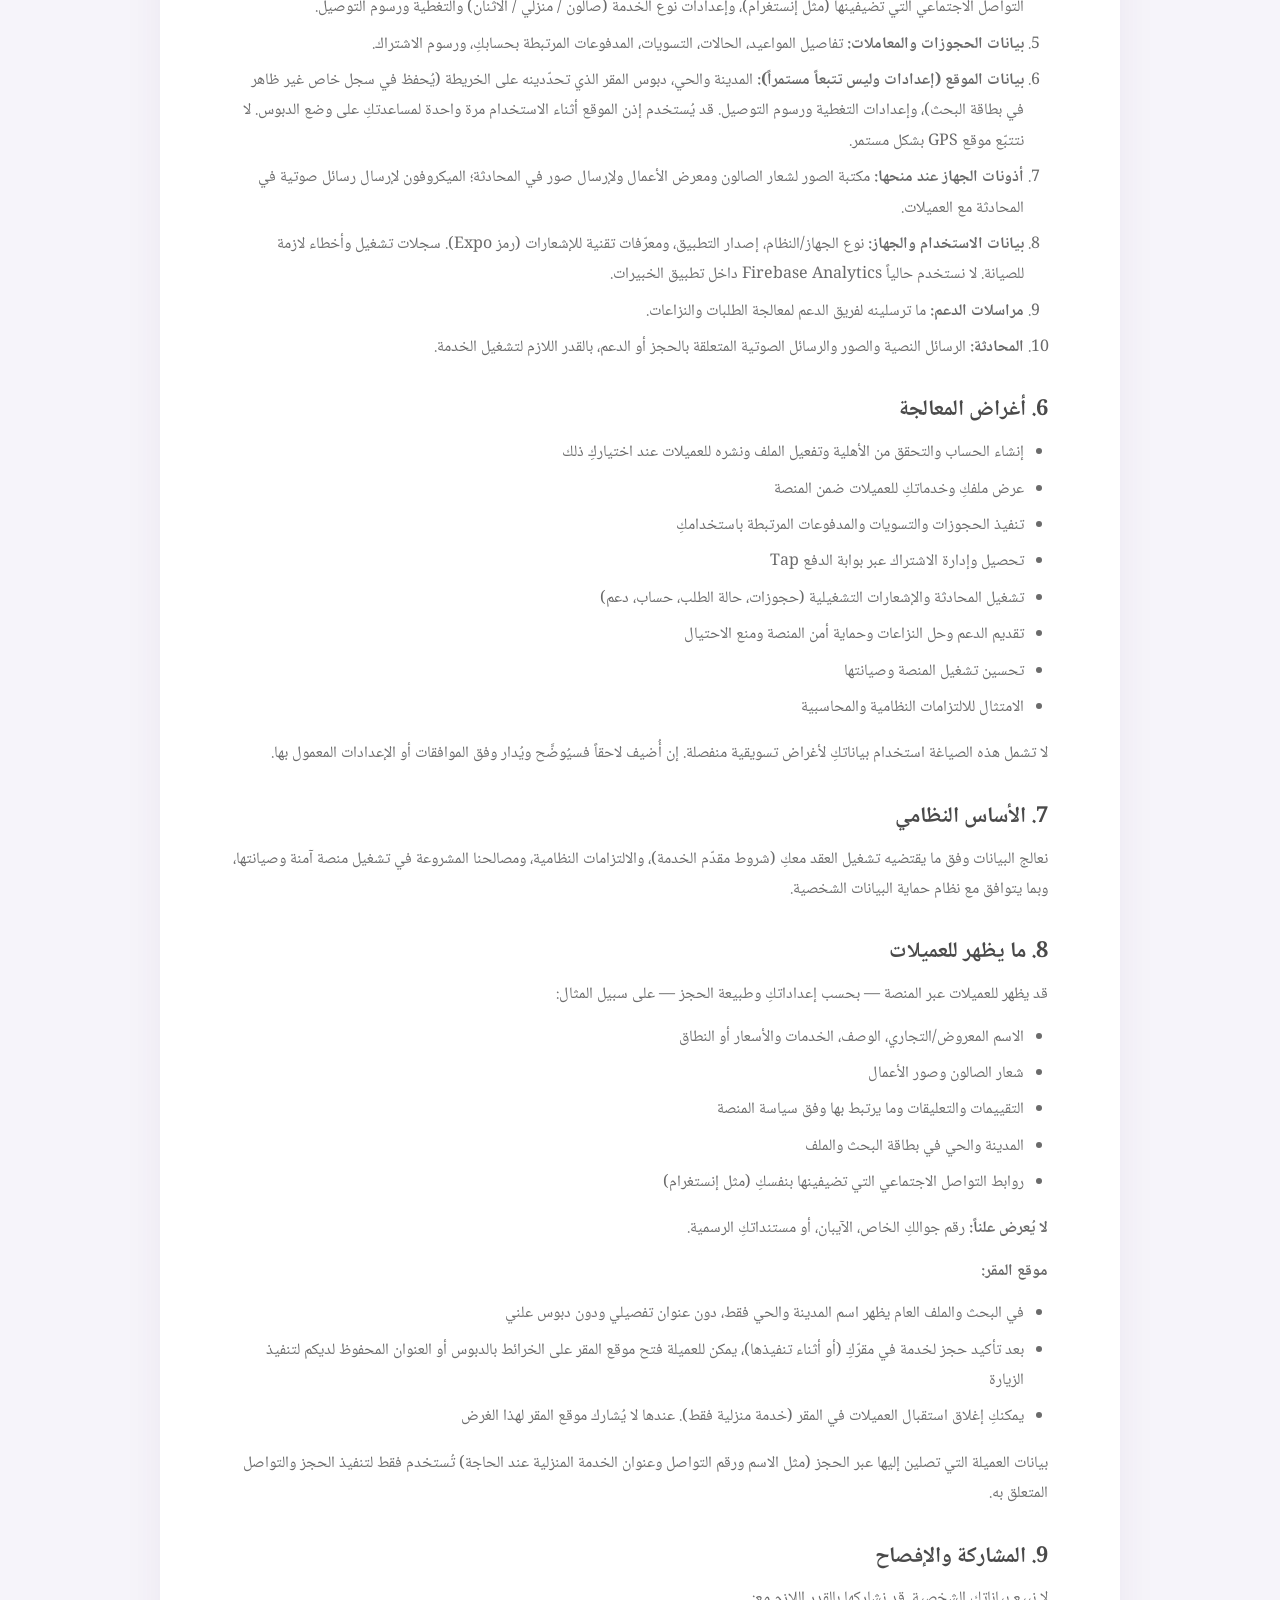
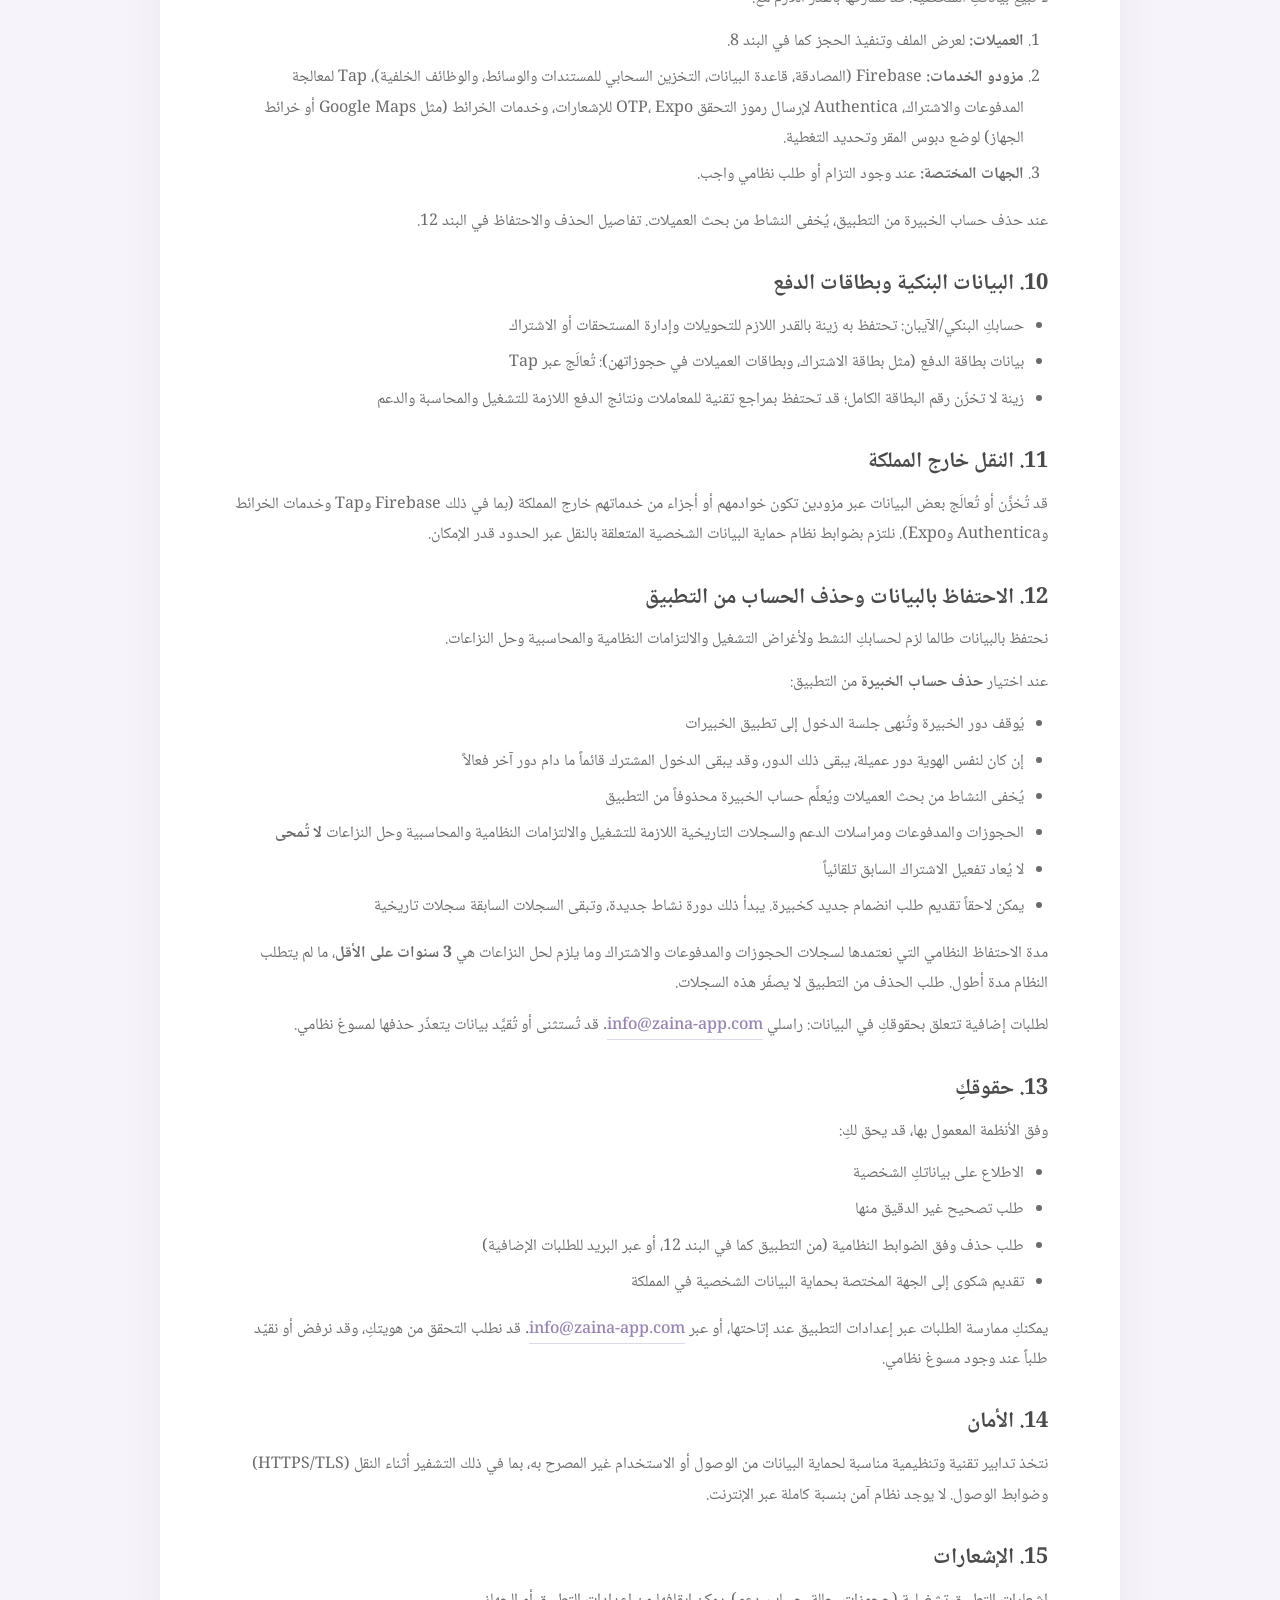
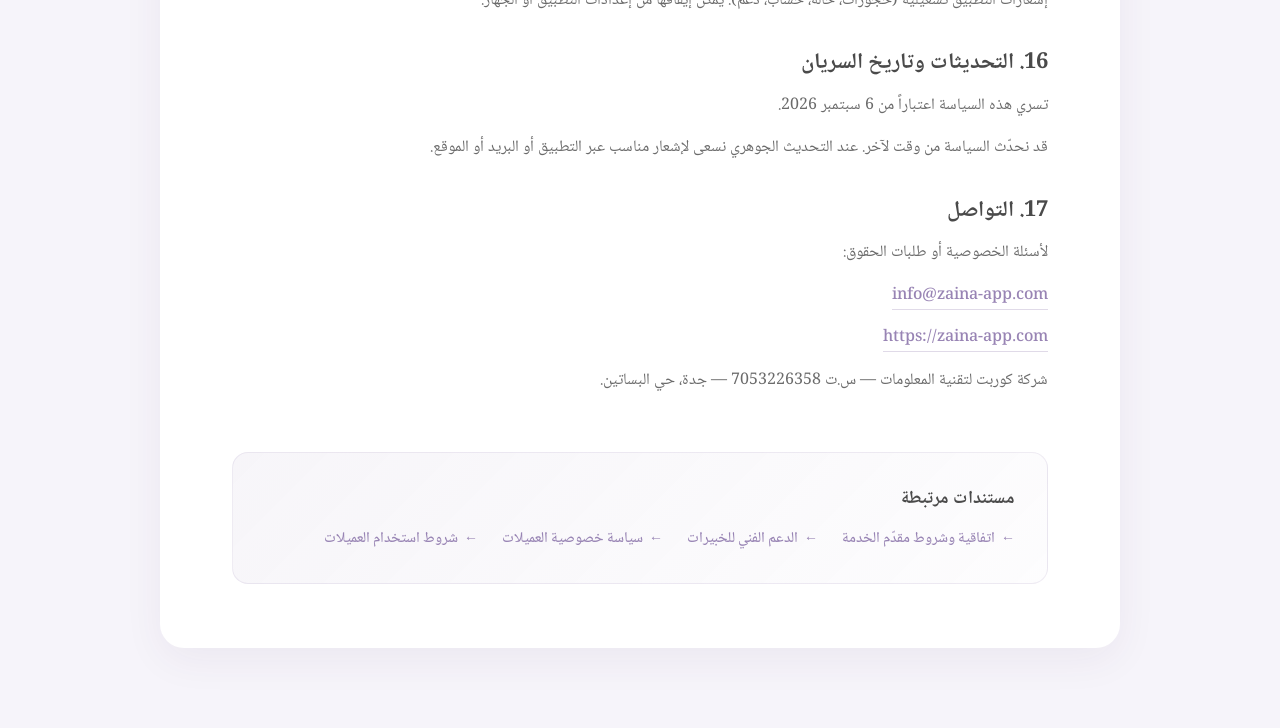
<file: privacy/provider/index.html>
<!DOCTYPE html>
<html lang="ar" dir="rtl">
<head>
    <meta charset="UTF-8">
    <meta name="viewport" content="width=device-width, initial-scale=1.0">
    <title>سياسة الخصوصية للخبيرات | zaina</title>
    <meta name="description" content="كيف تجمع زينة بيانات خبيرات التجميل وتستخدمها في تطبيق الأعمال وبوابة الصالون.">
    <link rel="canonical" href="https://zaina-app.com/privacy/provider/">
    <link rel="icon" type="image/svg+xml" href="/zaina-tab.svg">
    <link rel="icon" type="image/png" sizes="32x32" href="/zaina-tab-32.png">
    <link rel="icon" href="/favicon.ico" sizes="48x48">
    <link rel="apple-touch-icon" href="/zaina-apple-touch.png">
    <link rel="stylesheet" href="/styles.css">
    <link rel="preconnect" href="https://fonts.googleapis.com">
    <link rel="preconnect" href="https://fonts.gstatic.com" crossorigin>
    <link href="https://fonts.googleapis.com/css2?family=Noto+Naskh+Arabic:wght@400;500;600;700&family=Nunito:wght@300;400;500;600&display=swap" rel="stylesheet">
</head>
<body class="legal-body">
    <nav class="navbar">
        <div class="navbar-content">
            <a href="/" class="navbar-logo">
                <svg width="32" height="32" viewBox="0 0 100 100" aria-hidden="true">
                    <path class="petal" d="M 50 50 C 50 35, 35 25, 25 30 C 15 35, 20 50, 25 60 C 30 70, 45 70, 50 50 Z" />
                    <path class="petal" d="M 50 50 C 65 50, 75 35, 70 25 C 65 15, 50 20, 40 25 C 30 30, 35 45, 50 50 Z" />
                    <path class="petal" d="M 50 50 C 50 65, 65 75, 75 70 C 85 65, 80 50, 75 40 C 70 30, 55 30, 50 50 Z" />
                    <path class="petal" d="M 50 50 C 35 50, 25 65, 30 75 C 35 85, 50 80, 60 75 C 70 70, 65 55, 50 50 Z" />
                </svg>
                <span class="navbar-brand">zaina</span>
            </a>
            <div class="navbar-links">
                <a href="/#home" class="navbar-link">الرئيسية</a>
                <a href="/#features" class="navbar-link">من نحن</a>
                <a href="/support/#provider" class="navbar-link">الدعم</a>
                <a href="/#contact" class="navbar-link">تواصل معنا</a>
            </div>
        </div>
    </nav>

    <main class="legal-page">
        <div class="legal-container">
            <header class="legal-header">
                <span class="legal-eyebrow">زينة للأعمال</span>
                <h1 class="legal-title">سياسة الخصوصية للخبيرات</h1>
                <p class="legal-meta">آخر تحديث: 14 أكتوبر 2026 · خاص بخبيرات زينة للأعمال</p>
            </header>
            <div class="legal-content">
                <section>
                    <h2>1. مقدمة</h2>
                    <p>تحترم شركة كوربت لتقنية المعلومات («زينة» / «نحن»)، سجل تجاري 7053226358، عنوانها: المملكة العربية السعودية — جدة — حي البساتين، خصوصية مقدّمي الخدمة («الخبيرة» / «أنتِ») الذين يستخدمون تطبيق زينة للأعمال ومنصة زينة.</p>
                    <p>توضح هذه السياسة كيف نجمع بياناتكِ الشخصية ونستخدمها ونشاركها ونحتفظ بها، وحقوقكِ بموجب نظام حماية البيانات الشخصية في المملكة العربية السعودية ولوائحه.</p>
                    <p>هذه السياسة خاصة بالخبيرات. سياسة خصوصية العميلات مستند مستقل.</p>
                    <p>تُقرأ مع اتفاقية وشروط مقدّم الخدمة. قواعد الاشتراك والدفع والإلغاء النافذة على الخبيرة هي ما يرد في تلك الاتفاقية.</p>
                    <p>باستخدامكِ التطبيق أو التسجيل فيه، فإنكِ تُقرّين بعلمكِ بهذه السياسة.</p>
                </section>
                <section>
                    <h2>2. المسؤول عن المعالجة</h2>
                    <p>المسؤول عن معالجة بيانات الخبيرات في إطار تشغيل المنصة:</p>
                    <p>شركة كوربت لتقنية المعلومات</p>
                    <p>البريد المخصص للخصوصية: <a href="mailto:info@zaina-app.com">info@zaina-app.com</a></p>
                    <p>الموقع: <a href="https://zaina-app.com">https://zaina-app.com</a></p>
                </section>
                <section>
                    <h2>3. نطاق التطبيق</h2>
                    <p>تنطبق هذه السياسة على:</p>
                    <ul>
                        <li>تطبيق زينة للأعمال (iOS وAndroid)</li>
                        <li>بوابة الويب للخبيرات (التسجيل، المستندات، الاشتراك، وإدارة الصالون)</li>
                        <li>الخدمات المرتبطة بتشغيل حساب الخبيرة: الملف، الحجوزات، الدفع، الاشتراك، والدعم</li>
                    </ul>
                </section>
                <section>
                    <h2>4. الأهلية</h2>
                    <p>تطبيق الخبيرات موجّه لمقدّمي خدمة مؤهلين نظاماً (وثيقة عمل حر أو سجل تجاري ومتطلبات الأهلية). ليس موجّهاً لمن دون سن الأهلية النظامية لممارسة النشاط.</p>
                </section>
                <section>
                    <h2>5. البيانات التي نجمعها</h2>
                    <p>قد نجمع الفئات التالية وفق ما تقدّمينه أو ينشأ عن استخدامكِ للمنصة:</p>
                    <ol>
                        <li><strong>بيانات الهوية والتواصل:</strong> الاسم، اسم النشاط/العمل، رقم الجوال، البريد الإلكتروني إن وُجد، المدينة والحي، وبيانات الحساب. حساب الخبيرة يُنشأ عبر التحقق من الجوال (OTP).</li>
                        <li><strong>مستندات الأهلية:</strong> السجل التجاري أو وثيقة العمل الحر، هوية المالكة (الهوية الوطنية أو الإقامة)، وشهادة الآيبان عند طلبها للتحقق والتفعيل.</li>
                        <li><strong>بيانات بنكية:</strong> رقم الحساب/الآيبان وما يلزم لتحويل المستحقات أو إدارة الاشتراك.</li>
                        <li><strong>بيانات الملف المهني:</strong> الوصف، الخدمات، الأسعار أو النطاق، مدة الخدمة، إعدادات العربون، شعار الصالون، صور الأعمال (البورتفوليو)، وروابط التواصل الاجتماعي التي تضيفينها (مثل إنستغرام)، وإعدادات نوع الخدمة (صالون / منزلي / الاثنان) والتغطية ورسوم التوصيل.</li>
                        <li><strong>بيانات الحجوزات والمعاملات:</strong> تفاصيل المواعيد، الحالات، التسويات، المدفوعات المرتبطة بحسابكِ، ورسوم الاشتراك.</li>
                        <li><strong>بيانات الموقع (إعدادات وليس تتبعاً مستمراً):</strong> المدينة والحي، دبوس المقر الذي تحدّدينه على الخريطة (يُحفظ في سجل خاص غير ظاهر في بطاقة البحث)، وإعدادات التغطية ورسوم التوصيل. قد يُستخدم إذن الموقع أثناء الاستخدام مرة واحدة لمساعدتكِ على وضع الدبوس. لا نتتبّع موقع GPS بشكل مستمر.</li>
                        <li><strong>أذونات الجهاز عند منحها:</strong> مكتبة الصور لشعار الصالون ومعرض الأعمال ولإرسال صور في المحادثة؛ الميكروفون لإرسال رسائل صوتية في المحادثة مع العميلات.</li>
                        <li><strong>بيانات الاستخدام والجهاز:</strong> نوع الجهاز/النظام، إصدار التطبيق، ومعرّفات تقنية للإشعارات (رمز Expo). سجلات تشغيل وأخطاء لازمة للصيانة. لا نستخدم حالياً Firebase Analytics داخل تطبيق الخبيرات.</li>
                        <li><strong>مراسلات الدعم:</strong> ما ترسلينه لفريق الدعم لمعالجة الطلبات والنزاعات.</li>
                        <li><strong>المحادثة:</strong> الرسائل النصية والصور والرسائل الصوتية المتعلقة بالحجز أو الدعم، بالقدر اللازم لتشغيل الخدمة.</li>
                    </ol>
                </section>
                <section>
                    <h2>6. أغراض المعالجة</h2>
                    <ul>
                        <li>إنشاء الحساب والتحقق من الأهلية وتفعيل الملف ونشره للعميلات عند اختياركِ ذلك</li>
                        <li>عرض ملفكِ وخدماتكِ للعميلات ضمن المنصة</li>
                        <li>تنفيذ الحجوزات والتسويات والمدفوعات المرتبطة باستخدامكِ</li>
                        <li>تحصيل وإدارة الاشتراك عبر بوابة الدفع Tap</li>
                        <li>تشغيل المحادثة والإشعارات التشغيلية (حجوزات، حالة الطلب، حساب، دعم)</li>
                        <li>تقديم الدعم وحل النزاعات وحماية أمن المنصة ومنع الاحتيال</li>
                        <li>تحسين تشغيل المنصة وصيانتها</li>
                        <li>الامتثال للالتزامات النظامية والمحاسبية</li>
                    </ul>
                    <p>لا تشمل هذه الصياغة استخدام بياناتكِ لأغراض تسويقية منفصلة. إن أُضيف لاحقاً فسيُوضَّح ويُدار وفق الموافقات أو الإعدادات المعمول بها.</p>
                </section>
                <section>
                    <h2>7. الأساس النظامي</h2>
                    <p>نعالج البيانات وفق ما يقتضيه تشغيل العقد معكِ (شروط مقدّم الخدمة)، والالتزامات النظامية، ومصالحنا المشروعة في تشغيل منصة آمنة وصيانتها، وبما يتوافق مع نظام حماية البيانات الشخصية.</p>
                </section>
                <section>
                    <h2>8. ما يظهر للعميلات</h2>
                    <p>قد يظهر للعميلات عبر المنصة — بحسب إعداداتكِ وطبيعة الحجز — على سبيل المثال:</p>
                    <ul>
                        <li>الاسم المعروض/التجاري، الوصف، الخدمات والأسعار أو النطاق</li>
                        <li>شعار الصالون وصور الأعمال</li>
                        <li>التقييمات والتعليقات وما يرتبط بها وفق سياسة المنصة</li>
                        <li>المدينة والحي في بطاقة البحث والملف</li>
                        <li>روابط التواصل الاجتماعي التي تضيفينها بنفسكِ (مثل إنستغرام)</li>
                    </ul>
                    <p><strong>لا يُعرض علناً:</strong> رقم جوالكِ الخاص، الآيبان، أو مستنداتكِ الرسمية.</p>
                    <p><strong>موقع المقر:</strong></p>
                    <ul>
                        <li>في البحث والملف العام يظهر اسم المدينة والحي فقط، دون عنوان تفصيلي ودون دبوس علني</li>
                        <li>بعد تأكيد حجز لخدمة في مقرّكِ (أو أثناء تنفيذها)، يمكن للعميلة فتح موقع المقر على الخرائط بالدبوس أو العنوان المحفوظ لديكم لتنفيذ الزيارة</li>
                        <li>يمكنكِ إغلاق استقبال العميلات في المقر (خدمة منزلية فقط). عندها لا يُشارك موقع المقر لهذا الغرض</li>
                    </ul>
                    <p>بيانات العميلة التي تصلين إليها عبر الحجز (مثل الاسم ورقم التواصل وعنوان الخدمة المنزلية عند الحاجة) تُستخدم فقط لتنفيذ الحجز والتواصل المتعلق به.</p>
                </section>
                <section>
                    <h2>9. المشاركة والإفصاح</h2>
                    <p>لا نبيع بياناتكِ الشخصية. قد نشاركها بالقدر اللازم مع:</p>
                    <ol>
                        <li><strong>العميلات:</strong> لعرض الملف وتنفيذ الحجز كما في البند 8.</li>
                        <li><strong>مزودو الخدمات:</strong> Firebase (المصادقة، قاعدة البيانات، التخزين السحابي للمستندات والوسائط، والوظائف الخلفية)، Tap لمعالجة المدفوعات والاشتراك، Authentica لإرسال رموز التحقق OTP، Expo للإشعارات، وخدمات الخرائط (مثل Google Maps أو خرائط الجهاز) لوضع دبوس المقر وتحديد التغطية.</li>
                        <li><strong>الجهات المختصة:</strong> عند وجود التزام أو طلب نظامي واجب.</li>
                    </ol>
                    <p>عند حذف حساب الخبيرة من التطبيق، يُخفى النشاط من بحث العميلات. تفاصيل الحذف والاحتفاظ في البند 12.</p>
                </section>
                <section>
                    <h2>10. البيانات البنكية وبطاقات الدفع</h2>
                    <ul>
                        <li>حسابكِ البنكي/الآيبان: تحتفظ به زينة بالقدر اللازم للتحويلات وإدارة المستحقات أو الاشتراك</li>
                        <li>بيانات بطاقة الدفع (مثل بطاقة الاشتراك، وبطاقات العميلات في حجوزاتهن): تُعالَج عبر Tap</li>
                        <li>زينة لا تخزّن رقم البطاقة الكامل؛ قد تحتفظ بمراجع تقنية للمعاملات ونتائج الدفع اللازمة للتشغيل والمحاسبة والدعم</li>
                    </ul>
                </section>
                <section>
                    <h2>11. النقل خارج المملكة</h2>
                    <p>قد تُخزَّن أو تُعالَج بعض البيانات عبر مزودين تكون خوادمهم أو أجزاء من خدماتهم خارج المملكة (بما في ذلك Firebase وTap وخدمات الخرائط وAuthentica وExpo). نلتزم بضوابط نظام حماية البيانات الشخصية المتعلقة بالنقل عبر الحدود قدر الإمكان.</p>
                </section>
                <section>
                    <h2>12. الاحتفاظ بالبيانات وحذف الحساب من التطبيق</h2>
                    <p>نحتفظ بالبيانات طالما لزم لحسابكِ النشط ولأغراض التشغيل والالتزامات النظامية والمحاسبية وحل النزاعات.</p>
                    <p>عند اختيار <strong>حذف حساب الخبيرة</strong> من التطبيق:</p>
                    <ul>
                        <li>يُوقف دور الخبيرة وتُنهى جلسة الدخول إلى تطبيق الخبيرات</li>
                        <li>إن كان لنفس الهوية دور عميلة، يبقى ذلك الدور، وقد يبقى الدخول المشترك قائماً ما دام دور آخر فعالاً</li>
                        <li>يُخفى النشاط من بحث العميلات ويُعلَّم حساب الخبيرة محذوفاً من التطبيق</li>
                        <li>الحجوزات والمدفوعات ومراسلات الدعم والسجلات التاريخية اللازمة للتشغيل والالتزامات النظامية والمحاسبية وحل النزاعات <strong>لا تُمحى</strong></li>
                        <li>لا يُعاد تفعيل الاشتراك السابق تلقائياً</li>
                        <li>يمكن لاحقاً تقديم طلب انضمام جديد كخبيرة. يبدأ ذلك دورة نشاط جديدة، وتبقى السجلات السابقة سجلات تاريخية</li>
                    </ul>
                    <p>مدة الاحتفاظ النظامي التي نعتمدها لسجلات الحجوزات والمدفوعات والاشتراك وما يلزم لحل النزاعات هي <strong>3 سنوات على الأقل</strong>، ما لم يتطلب النظام مدة أطول. طلب الحذف من التطبيق لا يصفّر هذه السجلات.</p>
                    <p>لطلبات إضافية تتعلق بحقوقكِ في البيانات: راسلي <a href="mailto:info@zaina-app.com">info@zaina-app.com</a>. قد تُستثنى أو تُقيَّد بيانات يتعذّر حذفها لمسوغ نظامي.</p>
                </section>
                <section>
                    <h2>13. حقوقكِ</h2>
                    <p>وفق الأنظمة المعمول بها، قد يحق لكِ:</p>
                    <ul>
                        <li>الاطلاع على بياناتكِ الشخصية</li>
                        <li>طلب تصحيح غير الدقيق منها</li>
                        <li>طلب حذف وفق الضوابط النظامية (من التطبيق كما في البند 12، أو عبر البريد للطلبات الإضافية)</li>
                        <li>تقديم شكوى إلى الجهة المختصة بحماية البيانات الشخصية في المملكة</li>
                    </ul>
                    <p>يمكنكِ ممارسة الطلبات عبر إعدادات التطبيق عند إتاحتها، أو عبر <a href="mailto:info@zaina-app.com">info@zaina-app.com</a>. قد نطلب التحقق من هويتكِ، وقد نرفض أو نقيّد طلباً عند وجود مسوغ نظامي.</p>
                </section>
                <section>
                    <h2>14. الأمان</h2>
                    <p>نتخذ تدابير تقنية وتنظيمية مناسبة لحماية البيانات من الوصول أو الاستخدام غير المصرح به، بما في ذلك التشفير أثناء النقل (HTTPS/TLS) وضوابط الوصول. لا يوجد نظام آمن بنسبة كاملة عبر الإنترنت.</p>
                </section>
                <section>
                    <h2>15. الإشعارات</h2>
                    <p>إشعارات التطبيق تشغيلية (حجوزات، حالة، حساب، دعم). يمكن إيقافها من إعدادات التطبيق أو الجهاز.</p>
                </section>
                <section>
                    <h2>16. التحديثات وتاريخ السريان</h2>
                    <p>تسري هذه السياسة اعتباراً من 6 سبتمبر 2026.</p>
                    <p>قد نحدّث السياسة من وقت لآخر. عند التحديث الجوهري نسعى لإشعار مناسب عبر التطبيق أو البريد أو الموقع.</p>
                </section>
                <section>
                    <h2>17. التواصل</h2>
                    <p>لأسئلة الخصوصية أو طلبات الحقوق:</p>
                    <p><a href="mailto:info@zaina-app.com">info@zaina-app.com</a></p>
                    <p><a href="https://zaina-app.com">https://zaina-app.com</a></p>
                    <p>شركة كوربت لتقنية المعلومات — س.ت 7053226358 — جدة، حي البساتين.</p>
                </section>
            </div>
            <aside class="legal-related">
                <h2>مستندات مرتبطة</h2>
                <ul>
                    <li><a href="/terms/provider/">اتفاقية وشروط مقدّم الخدمة</a></li>
                    <li><a href="/support/#provider">الدعم الفني للخبيرات</a></li>
                    <li><a href="/privacy/">سياسة خصوصية العميلات</a></li>
                    <li><a href="/terms/">شروط استخدام العميلات</a></li>
                </ul>
            </aside>
        </div>
    </main>
</body>
</html>
</file>
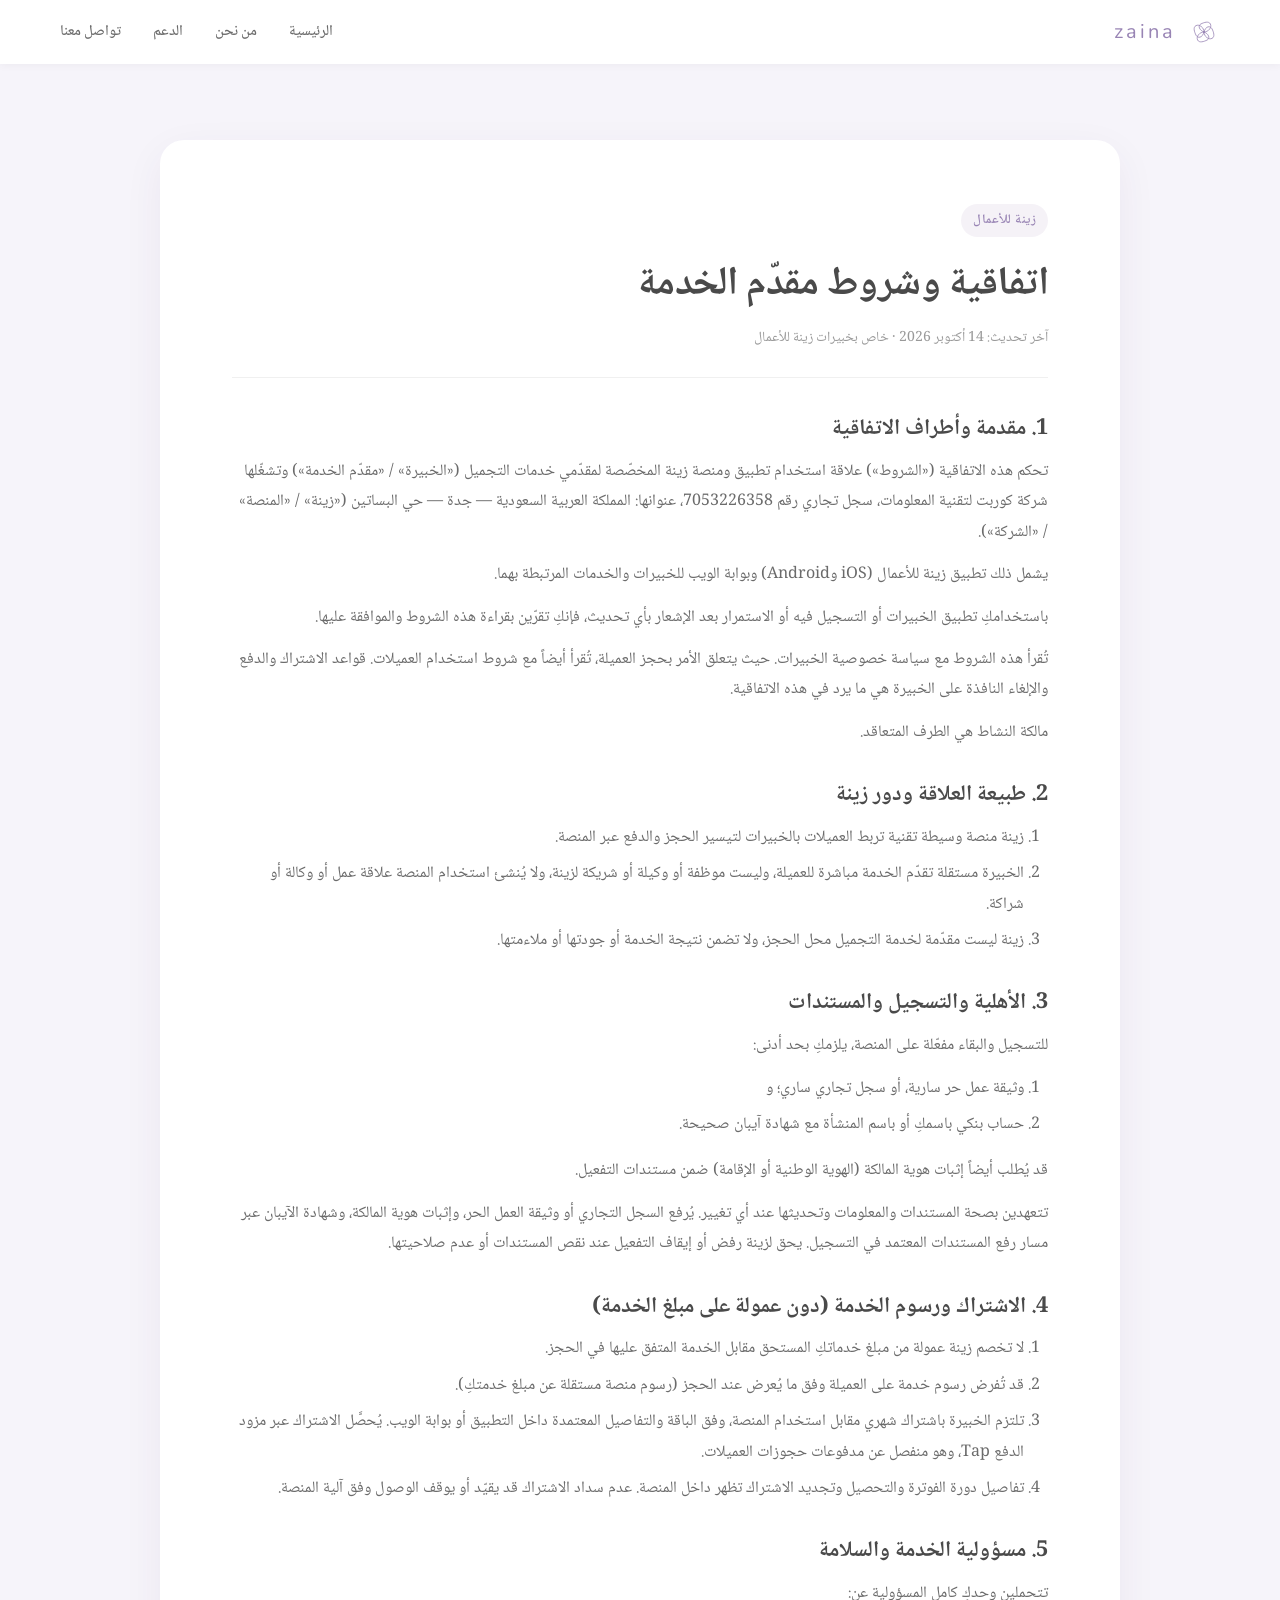
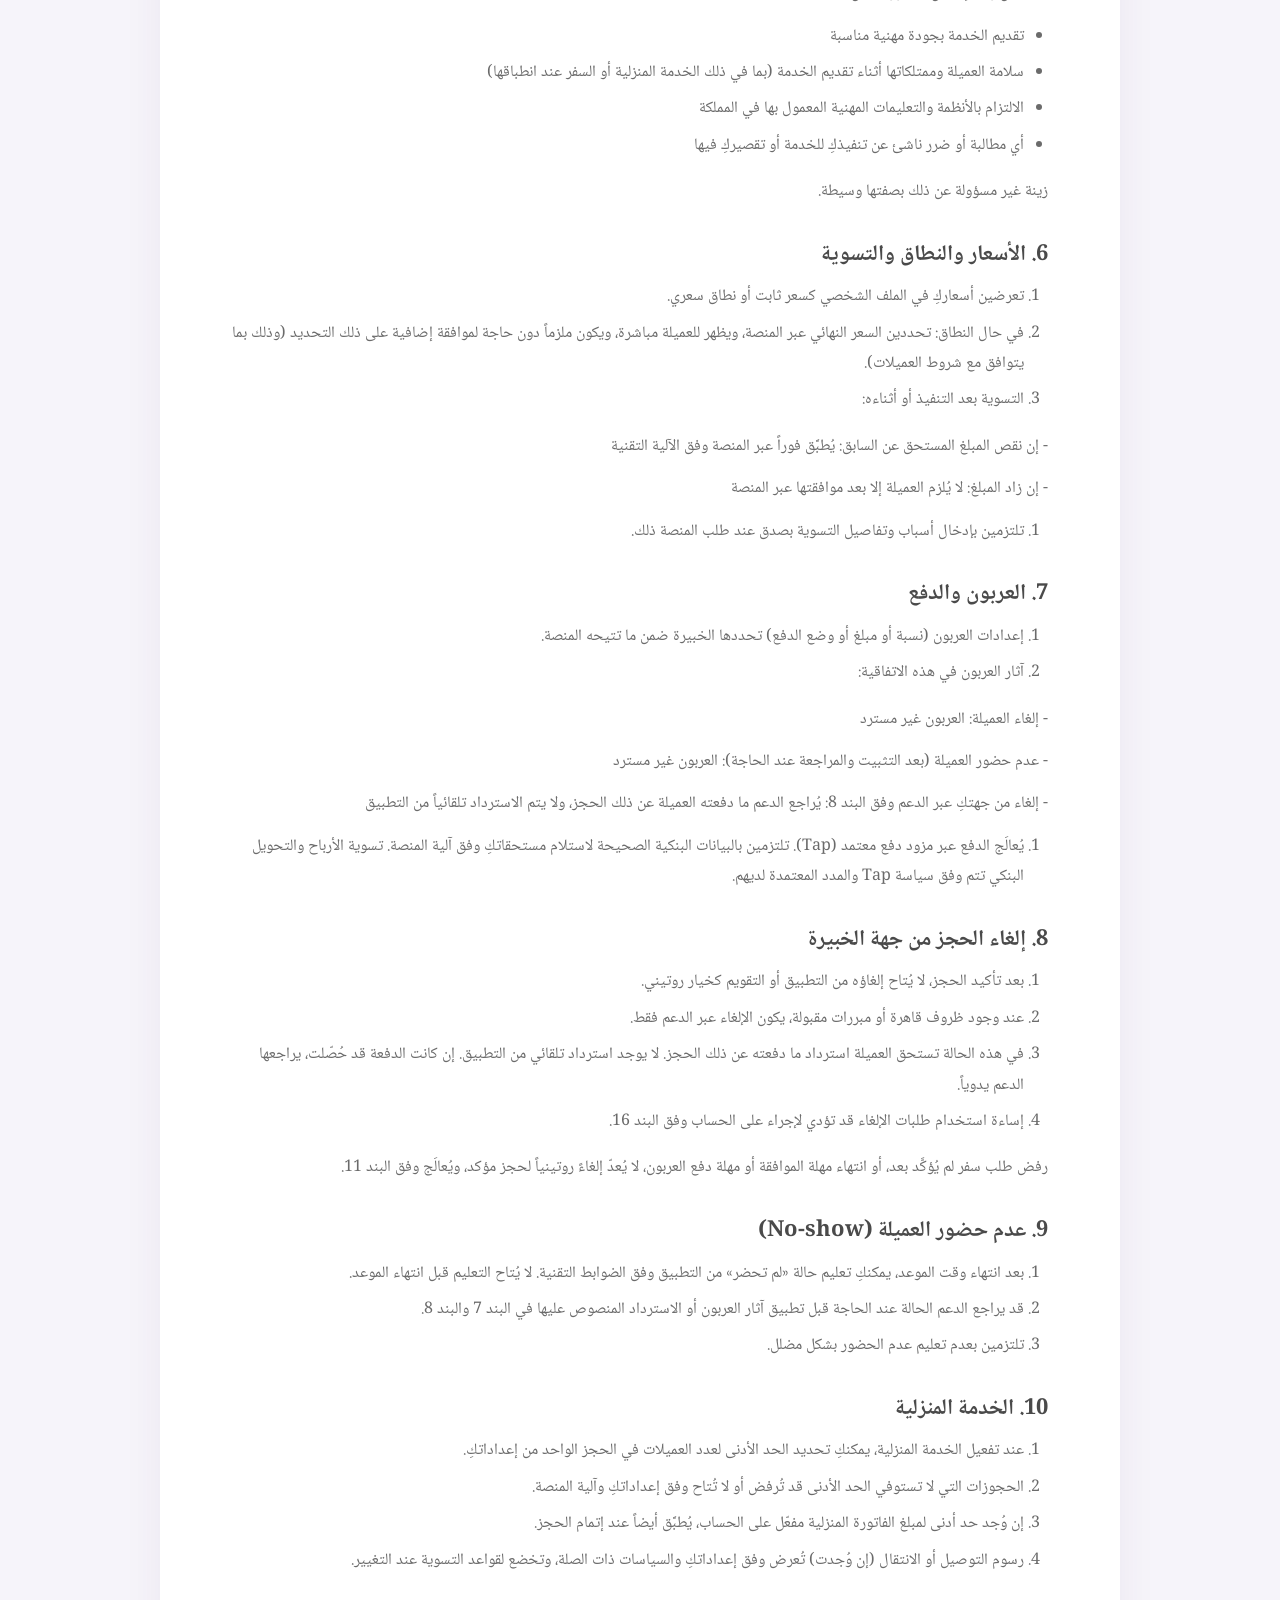
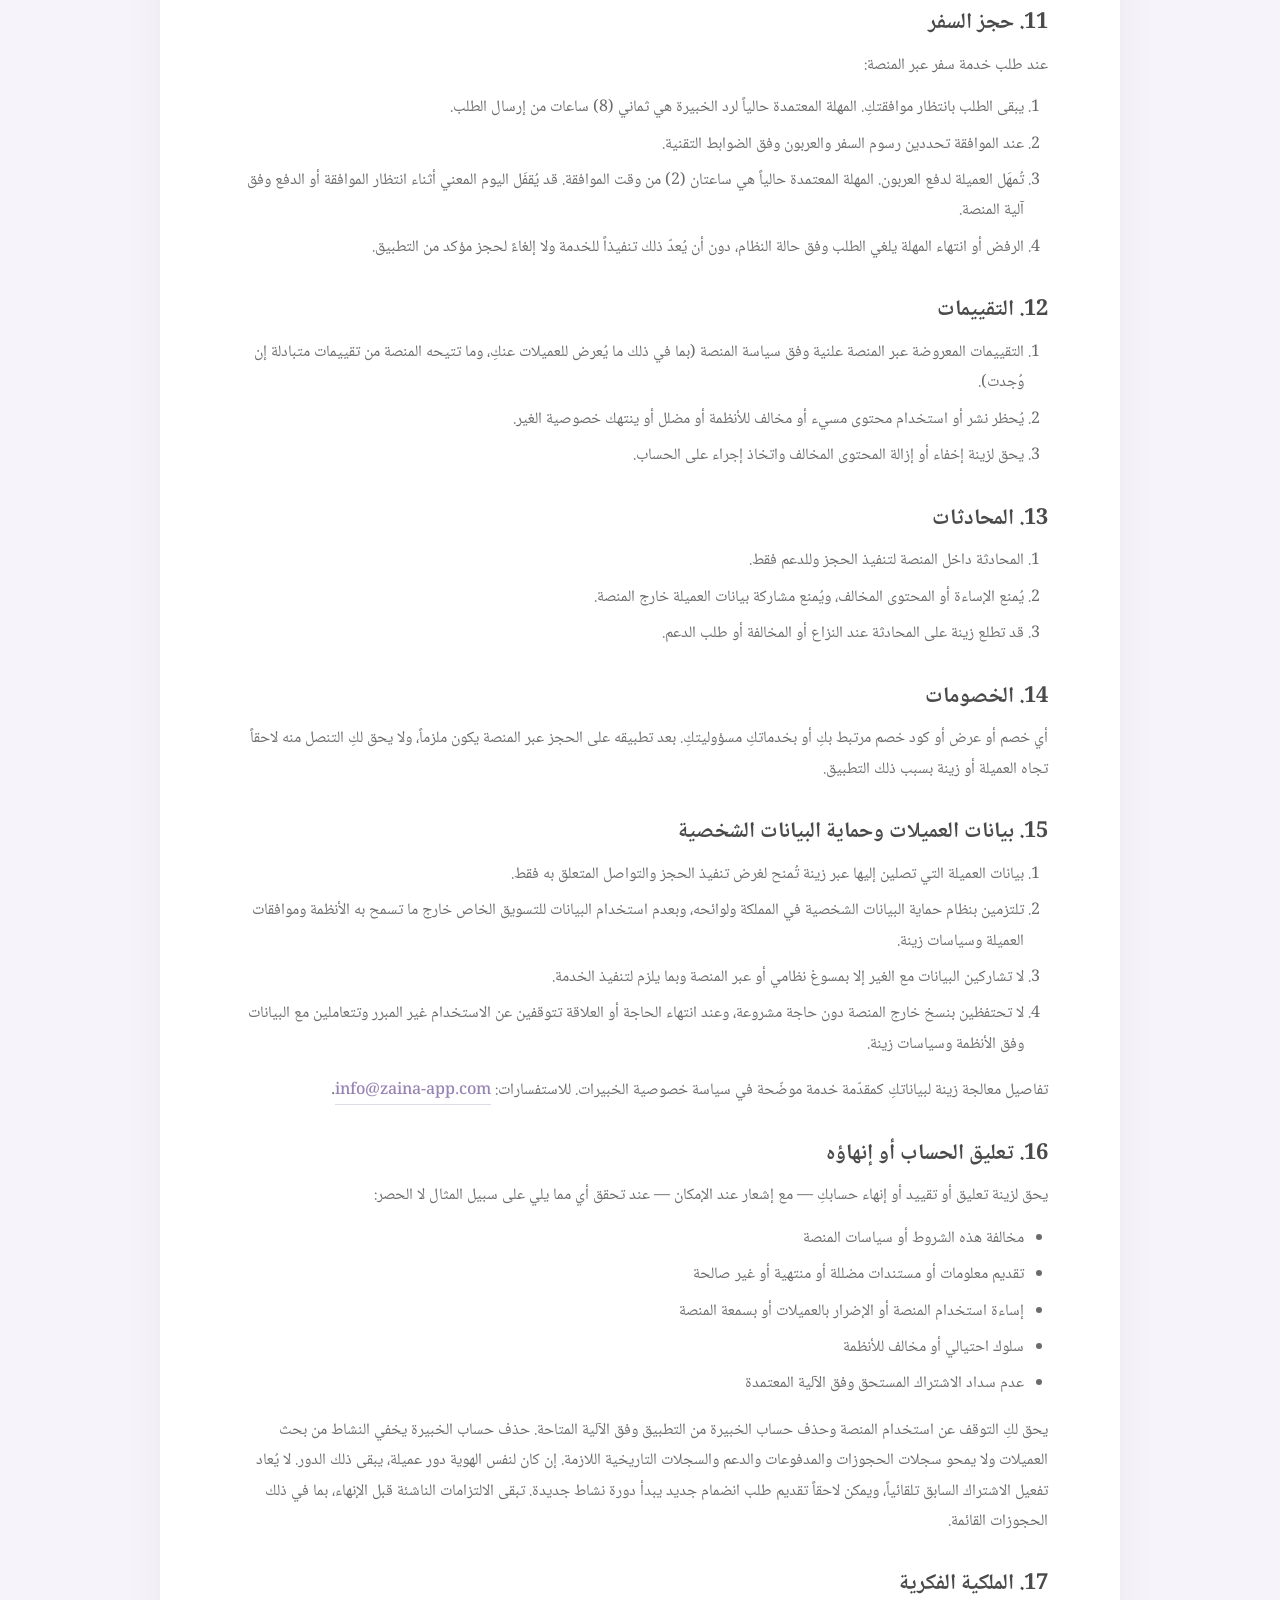
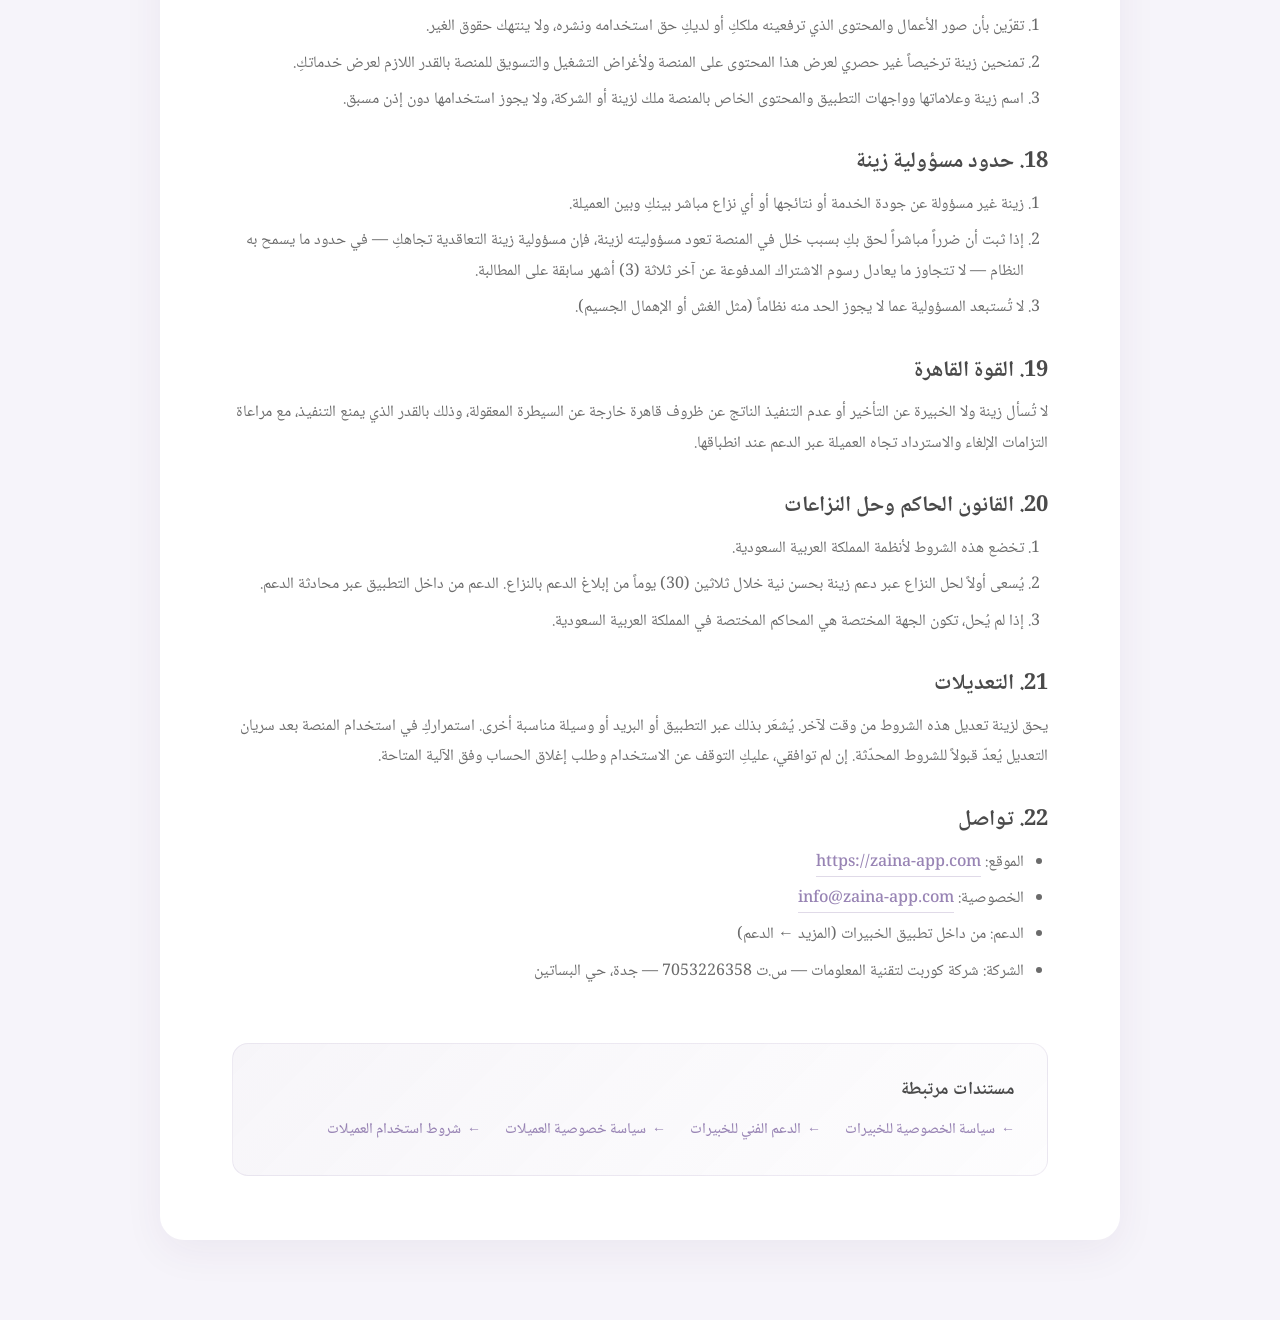
<file: terms/provider/index.html>
<!DOCTYPE html>
<html lang="ar" dir="rtl">
<head>
    <meta charset="UTF-8">
    <meta name="viewport" content="width=device-width, initial-scale=1.0">
    <title>اتفاقية وشروط مقدّم الخدمة | zaina</title>
    <meta name="description" content="شروط استخدام تطبيق زينة للأعمال وبوابة الخبيرات.">
    <link rel="canonical" href="https://zaina-app.com/terms/provider/">
    <link rel="icon" type="image/svg+xml" href="/zaina-tab.svg">
    <link rel="icon" type="image/png" sizes="32x32" href="/zaina-tab-32.png">
    <link rel="icon" href="/favicon.ico" sizes="48x48">
    <link rel="apple-touch-icon" href="/zaina-apple-touch.png">
    <link rel="stylesheet" href="/styles.css">
    <link rel="preconnect" href="https://fonts.googleapis.com">
    <link rel="preconnect" href="https://fonts.gstatic.com" crossorigin>
    <link href="https://fonts.googleapis.com/css2?family=Noto+Naskh+Arabic:wght@400;500;600;700&family=Nunito:wght@300;400;500;600&display=swap" rel="stylesheet">
</head>
<body class="legal-body">
    <nav class="navbar">
        <div class="navbar-content">
            <a href="/" class="navbar-logo">
                <svg width="32" height="32" viewBox="0 0 100 100" aria-hidden="true">
                    <path class="petal" d="M 50 50 C 50 35, 35 25, 25 30 C 15 35, 20 50, 25 60 C 30 70, 45 70, 50 50 Z" />
                    <path class="petal" d="M 50 50 C 65 50, 75 35, 70 25 C 65 15, 50 20, 40 25 C 30 30, 35 45, 50 50 Z" />
                    <path class="petal" d="M 50 50 C 50 65, 65 75, 75 70 C 85 65, 80 50, 75 40 C 70 30, 55 30, 50 50 Z" />
                    <path class="petal" d="M 50 50 C 35 50, 25 65, 30 75 C 35 85, 50 80, 60 75 C 70 70, 65 55, 50 50 Z" />
                </svg>
                <span class="navbar-brand">zaina</span>
            </a>
            <div class="navbar-links">
                <a href="/#home" class="navbar-link">الرئيسية</a>
                <a href="/#features" class="navbar-link">من نحن</a>
                <a href="/support/#provider" class="navbar-link">الدعم</a>
                <a href="/#contact" class="navbar-link">تواصل معنا</a>
            </div>
        </div>
    </nav>

    <main class="legal-page">
        <div class="legal-container">
            <header class="legal-header">
                <span class="legal-eyebrow">زينة للأعمال</span>
                <h1 class="legal-title">اتفاقية وشروط مقدّم الخدمة</h1>
                <p class="legal-meta">آخر تحديث: 14 أكتوبر 2026 · خاص بخبيرات زينة للأعمال</p>
            </header>
            <div class="legal-content">
                <section>
                    <h2>1. مقدمة وأطراف الاتفاقية</h2>
                    <p>تحكم هذه الاتفاقية («الشروط») علاقة استخدام تطبيق ومنصة زينة المخصّصة لمقدّمي خدمات التجميل («الخبيرة» / «مقدّم الخدمة») وتشغّلها شركة كوربت لتقنية المعلومات، سجل تجاري رقم 7053226358، عنوانها: المملكة العربية السعودية — جدة — حي البساتين («زينة» / «المنصة» / «الشركة»).</p>
                    <p>يشمل ذلك تطبيق زينة للأعمال (iOS وAndroid) وبوابة الويب للخبيرات والخدمات المرتبطة بهما.</p>
                    <p>باستخدامكِ تطبيق الخبيرات أو التسجيل فيه أو الاستمرار بعد الإشعار بأي تحديث، فإنكِ تقرّين بقراءة هذه الشروط والموافقة عليها.</p>
                    <p>تُقرأ هذه الشروط مع سياسة خصوصية الخبيرات. حيث يتعلق الأمر بحجز العميلة، تُقرأ أيضاً مع شروط استخدام العميلات. قواعد الاشتراك والدفع والإلغاء النافذة على الخبيرة هي ما يرد في هذه الاتفاقية.</p>
                    <p>مالكة النشاط هي الطرف المتعاقد.</p>
                </section>
                <section>
                    <h2>2. طبيعة العلاقة ودور زينة</h2>
                    <ol>
                        <li>زينة منصة وسيطة تقنية تربط العميلات بالخبيرات لتيسير الحجز والدفع عبر المنصة.</li>
                        <li>الخبيرة مستقلة تقدّم الخدمة مباشرة للعميلة، وليست موظفة أو وكيلة أو شريكة لزينة، ولا يُنشئ استخدام المنصة علاقة عمل أو وكالة أو شراكة.</li>
                        <li>زينة ليست مقدّمة لخدمة التجميل محل الحجز، ولا تضمن نتيجة الخدمة أو جودتها أو ملاءمتها.</li>
                    </ol>
                </section>
                <section>
                    <h2>3. الأهلية والتسجيل والمستندات</h2>
                    <p>للتسجيل والبقاء مفعّلة على المنصة، يلزمكِ بحد أدنى:</p>
                    <ol>
                        <li>وثيقة عمل حر سارية، أو سجل تجاري ساري؛ و</li>
                        <li>حساب بنكي باسمكِ أو باسم المنشأة مع شهادة آيبان صحيحة.</li>
                    </ol>
                    <p>قد يُطلب أيضاً إثبات هوية المالكة (الهوية الوطنية أو الإقامة) ضمن مستندات التفعيل.</p>
                    <p>تتعهدين بصحة المستندات والمعلومات وتحديثها عند أي تغيير. يُرفع السجل التجاري أو وثيقة العمل الحر، وإثبات هوية المالكة، وشهادة الآيبان عبر مسار رفع المستندات المعتمد في التسجيل. يحق لزينة رفض أو إيقاف التفعيل عند نقص المستندات أو عدم صلاحيتها.</p>
                </section>
                <section>
                    <h2>4. الاشتراك ورسوم الخدمة (دون عمولة على مبلغ الخدمة)</h2>
                    <ol>
                        <li>لا تخصم زينة عمولة من مبلغ خدماتكِ المستحق مقابل الخدمة المتفق عليها في الحجز.</li>
                        <li>قد تُفرض رسوم خدمة على العميلة وفق ما يُعرض عند الحجز (رسوم منصة مستقلة عن مبلغ خدمتكِ).</li>
                        <li>تلتزم الخبيرة باشتراك شهري مقابل استخدام المنصة، وفق الباقة والتفاصيل المعتمدة داخل التطبيق أو بوابة الويب. يُحصَّل الاشتراك عبر مزود الدفع Tap، وهو منفصل عن مدفوعات حجوزات العميلات.</li>
                        <li>تفاصيل دورة الفوترة والتحصيل وتجديد الاشتراك تظهر داخل المنصة. عدم سداد الاشتراك قد يقيّد أو يوقف الوصول وفق آلية المنصة.</li>
                    </ol>
                </section>
                <section>
                    <h2>5. مسؤولية الخدمة والسلامة</h2>
                    <p>تتحملين وحدكِ كامل المسؤولية عن:</p>
                    <ul>
                        <li>تقديم الخدمة بجودة مهنية مناسبة</li>
                        <li>سلامة العميلة وممتلكاتها أثناء تقديم الخدمة (بما في ذلك الخدمة المنزلية أو السفر عند انطباقها)</li>
                        <li>الالتزام بالأنظمة والتعليمات المهنية المعمول بها في المملكة</li>
                        <li>أي مطالبة أو ضرر ناشئ عن تنفيذكِ للخدمة أو تقصيركِ فيها</li>
                    </ul>
                    <p>زينة غير مسؤولة عن ذلك بصفتها وسيطة.</p>
                </section>
                <section>
                    <h2>6. الأسعار والنطاق والتسوية</h2>
                    <ol>
                        <li>تعرضين أسعاركِ في الملف الشخصي كسعر ثابت أو نطاق سعري.</li>
                        <li>في حال النطاق: تحددين السعر النهائي عبر المنصة، ويظهر للعميلة مباشرة، ويكون ملزماً دون حاجة لموافقة إضافية على ذلك التحديد (وذلك بما يتوافق مع شروط العميلات).</li>
                        <li>التسوية بعد التنفيذ أو أثناءه:</li>
                    </ol>
                    <p>- إن نقص المبلغ المستحق عن السابق: يُطبَّق فوراً عبر المنصة وفق الآلية التقنية</p>
                    <p>- إن زاد المبلغ: لا يُلزم العميلة إلا بعد موافقتها عبر المنصة</p>
                    <ol>
                        <li>تلتزمين بإدخال أسباب وتفاصيل التسوية بصدق عند طلب المنصة ذلك.</li>
                    </ol>
                </section>
                <section>
                    <h2>7. العربون والدفع</h2>
                    <ol>
                        <li>إعدادات العربون (نسبة أو مبلغ أو وضع الدفع) تحددها الخبيرة ضمن ما تتيحه المنصة.</li>
                        <li>آثار العربون في هذه الاتفاقية:</li>
                    </ol>
                    <p>- إلغاء العميلة: العربون غير مسترد</p>
                    <p>- عدم حضور العميلة (بعد التثبيت والمراجعة عند الحاجة): العربون غير مسترد</p>
                    <p>- إلغاء من جهتكِ عبر الدعم وفق البند 8: يُراجع الدعم ما دفعته العميلة عن ذلك الحجز، ولا يتم الاسترداد تلقائياً من التطبيق</p>
                    <ol>
                        <li>يُعالَج الدفع عبر مزود دفع معتمد (Tap). تلتزمين بالبيانات البنكية الصحيحة لاستلام مستحقاتكِ وفق آلية المنصة. تسوية الأرباح والتحويل البنكي تتم وفق سياسة Tap والمدد المعتمدة لديهم.</li>
                    </ol>
                </section>
                <section>
                    <h2>8. إلغاء الحجز من جهة الخبيرة</h2>
                    <ol>
                        <li>بعد تأكيد الحجز، لا يُتاح إلغاؤه من التطبيق أو التقويم كخيار روتيني.</li>
                        <li>عند وجود ظروف قاهرة أو مبررات مقبولة، يكون الإلغاء عبر الدعم فقط.</li>
                        <li>في هذه الحالة تستحق العميلة استرداد ما دفعته عن ذلك الحجز. لا يوجد استرداد تلقائي من التطبيق. إن كانت الدفعة قد حُصّلت، يراجعها الدعم يدوياً.</li>
                        <li>إساءة استخدام طلبات الإلغاء قد تؤدي لإجراء على الحساب وفق البند 16.</li>
                    </ol>
                    <p>رفض طلب سفر لم يُؤكَّد بعد، أو انتهاء مهلة الموافقة أو مهلة دفع العربون، لا يُعدّ إلغاءً روتينياً لحجز مؤكد، ويُعالَج وفق البند 11.</p>
                </section>
                <section>
                    <h2>9. عدم حضور العميلة (No-show)</h2>
                    <ol>
                        <li>بعد انتهاء وقت الموعد، يمكنكِ تعليم حالة «لم تحضر» من التطبيق وفق الضوابط التقنية. لا يُتاح التعليم قبل انتهاء الموعد.</li>
                        <li>قد يراجع الدعم الحالة عند الحاجة قبل تطبيق آثار العربون أو الاسترداد المنصوص عليها في البند 7 والبند 8.</li>
                        <li>تلتزمين بعدم تعليم عدم الحضور بشكل مضلل.</li>
                    </ol>
                </section>
                <section>
                    <h2>10. الخدمة المنزلية</h2>
                    <ol>
                        <li>عند تفعيل الخدمة المنزلية، يمكنكِ تحديد الحد الأدنى لعدد العميلات في الحجز الواحد من إعداداتكِ.</li>
                        <li>الحجوزات التي لا تستوفي الحد الأدنى قد تُرفض أو لا تُتاح وفق إعداداتكِ وآلية المنصة.</li>
                        <li>إن وُجد حد أدنى لمبلغ الفاتورة المنزلية مفعّل على الحساب، يُطبَّق أيضاً عند إتمام الحجز.</li>
                        <li>رسوم التوصيل أو الانتقال (إن وُجدت) تُعرض وفق إعداداتكِ والسياسات ذات الصلة، وتخضع لقواعد التسوية عند التغيير.</li>
                    </ol>
                </section>
                <section>
                    <h2>11. حجز السفر</h2>
                    <p>عند طلب خدمة سفر عبر المنصة:</p>
                    <ol>
                        <li>يبقى الطلب بانتظار موافقتكِ. المهلة المعتمدة حالياً لرد الخبيرة هي ثماني (8) ساعات من إرسال الطلب.</li>
                        <li>عند الموافقة تحددين رسوم السفر والعربون وفق الضوابط التقنية.</li>
                        <li>تُمهَل العميلة لدفع العربون. المهلة المعتمدة حالياً هي ساعتان (2) من وقت الموافقة. قد يُقفَل اليوم المعني أثناء انتظار الموافقة أو الدفع وفق آلية المنصة.</li>
                        <li>الرفض أو انتهاء المهلة يلغي الطلب وفق حالة النظام، دون أن يُعدّ ذلك تنفيذاً للخدمة ولا إلغاءً لحجز مؤكد من التطبيق.</li>
                    </ol>
                </section>
                <section>
                    <h2>12. التقييمات</h2>
                    <ol>
                        <li>التقييمات المعروضة عبر المنصة علنية وفق سياسة المنصة (بما في ذلك ما يُعرض للعميلات عنكِ، وما تتيحه المنصة من تقييمات متبادلة إن وُجدت).</li>
                        <li>يُحظر نشر أو استخدام محتوى مسيء أو مخالف للأنظمة أو مضلل أو ينتهك خصوصية الغير.</li>
                        <li>يحق لزينة إخفاء أو إزالة المحتوى المخالف واتخاذ إجراء على الحساب.</li>
                    </ol>
                </section>
                <section>
                    <h2>13. المحادثات</h2>
                    <ol>
                        <li>المحادثة داخل المنصة لتنفيذ الحجز وللدعم فقط.</li>
                        <li>يُمنع الإساءة أو المحتوى المخالف، ويُمنع مشاركة بيانات العميلة خارج المنصة.</li>
                        <li>قد تطلع زينة على المحادثة عند النزاع أو المخالفة أو طلب الدعم.</li>
                    </ol>
                </section>
                <section>
                    <h2>14. الخصومات</h2>
                    <p>أي خصم أو عرض أو كود خصم مرتبط بكِ أو بخدماتكِ مسؤوليتكِ. بعد تطبيقه على الحجز عبر المنصة يكون ملزماً، ولا يحق لكِ التنصل منه لاحقاً تجاه العميلة أو زينة بسبب ذلك التطبيق.</p>
                </section>
                <section>
                    <h2>15. بيانات العميلات وحماية البيانات الشخصية</h2>
                    <ol>
                        <li>بيانات العميلة التي تصلين إليها عبر زينة تُمنح لغرض تنفيذ الحجز والتواصل المتعلق به فقط.</li>
                        <li>تلتزمين بنظام حماية البيانات الشخصية في المملكة ولوائحه، وبعدم استخدام البيانات للتسويق الخاص خارج ما تسمح به الأنظمة وموافقات العميلة وسياسات زينة.</li>
                        <li>لا تشاركين البيانات مع الغير إلا بمسوغ نظامي أو عبر المنصة وبما يلزم لتنفيذ الخدمة.</li>
                        <li>لا تحتفظين بنسخ خارج المنصة دون حاجة مشروعة، وعند انتهاء الحاجة أو العلاقة تتوقفين عن الاستخدام غير المبرر وتتعاملين مع البيانات وفق الأنظمة وسياسات زينة.</li>
                    </ol>
                    <p>تفاصيل معالجة زينة لبياناتكِ كمقدّمة خدمة موضّحة في سياسة خصوصية الخبيرات. للاستفسارات: <a href="mailto:info@zaina-app.com">info@zaina-app.com</a>.</p>
                </section>
                <section>
                    <h2>16. تعليق الحساب أو إنهاؤه</h2>
                    <p>يحق لزينة تعليق أو تقييد أو إنهاء حسابكِ — مع إشعار عند الإمكان — عند تحقق أي مما يلي على سبيل المثال لا الحصر:</p>
                    <ul>
                        <li>مخالفة هذه الشروط أو سياسات المنصة</li>
                        <li>تقديم معلومات أو مستندات مضللة أو منتهية أو غير صالحة</li>
                        <li>إساءة استخدام المنصة أو الإضرار بالعميلات أو بسمعة المنصة</li>
                        <li>سلوك احتيالي أو مخالف للأنظمة</li>
                        <li>عدم سداد الاشتراك المستحق وفق الآلية المعتمدة</li>
                    </ul>
                    <p>يحق لكِ التوقف عن استخدام المنصة وحذف حساب الخبيرة من التطبيق وفق الآلية المتاحة. حذف حساب الخبيرة يخفي النشاط من بحث العميلات ولا يمحو سجلات الحجوزات والمدفوعات والدعم والسجلات التاريخية اللازمة. إن كان لنفس الهوية دور عميلة، يبقى ذلك الدور. لا يُعاد تفعيل الاشتراك السابق تلقائياً، ويمكن لاحقاً تقديم طلب انضمام جديد يبدأ دورة نشاط جديدة. تبقى الالتزامات الناشئة قبل الإنهاء، بما في ذلك الحجوزات القائمة.</p>
                </section>
                <section>
                    <h2>17. الملكية الفكرية</h2>
                    <ol>
                        <li>تقرّين بأن صور الأعمال والمحتوى الذي ترفعينه ملككِ أو لديكِ حق استخدامه ونشره، ولا ينتهك حقوق الغير.</li>
                        <li>تمنحين زينة ترخيصاً غير حصري لعرض هذا المحتوى على المنصة ولأغراض التشغيل والتسويق للمنصة بالقدر اللازم لعرض خدماتكِ.</li>
                        <li>اسم زينة وعلاماتها وواجهات التطبيق والمحتوى الخاص بالمنصة ملك لزينة أو الشركة، ولا يجوز استخدامها دون إذن مسبق.</li>
                    </ol>
                </section>
                <section>
                    <h2>18. حدود مسؤولية زينة</h2>
                    <ol>
                        <li>زينة غير مسؤولة عن جودة الخدمة أو نتائجها أو أي نزاع مباشر بينكِ وبين العميلة.</li>
                        <li>إذا ثبت أن ضرراً مباشراً لحق بكِ بسبب خلل في المنصة تعود مسؤوليته لزينة، فإن مسؤولية زينة التعاقدية تجاهكِ — في حدود ما يسمح به النظام — لا تتجاوز ما يعادل رسوم الاشتراك المدفوعة عن آخر ثلاثة (3) أشهر سابقة على المطالبة.</li>
                        <li>لا تُستبعد المسؤولية عما لا يجوز الحد منه نظاماً (مثل الغش أو الإهمال الجسيم).</li>
                    </ol>
                </section>
                <section>
                    <h2>19. القوة القاهرة</h2>
                    <p>لا تُسأل زينة ولا الخبيرة عن التأخير أو عدم التنفيذ الناتج عن ظروف قاهرة خارجة عن السيطرة المعقولة، وذلك بالقدر الذي يمنع التنفيذ، مع مراعاة التزامات الإلغاء والاسترداد تجاه العميلة عبر الدعم عند انطباقها.</p>
                </section>
                <section>
                    <h2>20. القانون الحاكم وحل النزاعات</h2>
                    <ol>
                        <li>تخضع هذه الشروط لأنظمة المملكة العربية السعودية.</li>
                        <li>يُسعى أولاً لحل النزاع عبر دعم زينة بحسن نية خلال ثلاثين (30) يوماً من إبلاغ الدعم بالنزاع. الدعم من داخل التطبيق عبر محادثة الدعم.</li>
                        <li>إذا لم يُحل، تكون الجهة المختصة هي المحاكم المختصة في المملكة العربية السعودية.</li>
                    </ol>
                </section>
                <section>
                    <h2>21. التعديلات</h2>
                    <p>يحق لزينة تعديل هذه الشروط من وقت لآخر. يُشعَر بذلك عبر التطبيق أو البريد أو وسيلة مناسبة أخرى. استمراركِ في استخدام المنصة بعد سريان التعديل يُعدّ قبولاً للشروط المحدّثة. إن لم توافقي، عليكِ التوقف عن الاستخدام وطلب إغلاق الحساب وفق الآلية المتاحة.</p>
                </section>
                <section>
                    <h2>22. تواصل</h2>
                    <ul>
                        <li>الموقع: <a href="https://zaina-app.com">https://zaina-app.com</a></li>
                        <li>الخصوصية: <a href="mailto:info@zaina-app.com">info@zaina-app.com</a></li>
                        <li>الدعم: من داخل تطبيق الخبيرات (المزيد ← الدعم)</li>
                        <li>الشركة: شركة كوربت لتقنية المعلومات — س.ت 7053226358 — جدة، حي البساتين</li>
                    </ul>
                </section>
            </div>
            <aside class="legal-related">
                <h2>مستندات مرتبطة</h2>
                <ul>
                    <li><a href="/privacy/provider/">سياسة الخصوصية للخبيرات</a></li>
                    <li><a href="/support/#provider">الدعم الفني للخبيرات</a></li>
                    <li><a href="/privacy/">سياسة خصوصية العميلات</a></li>
                    <li><a href="/terms/">شروط استخدام العميلات</a></li>
                </ul>
            </aside>
        </div>
    </main>
</body>
</html>
</file>
<file: styles.css>
/* Brand Colors */
:root {
    --brand-purple: #9884b4;
    --brand-purple-dark: #7a6a94;
    --brand-purple-light: #b8a9c9;
    --brand-purple-gradient: linear-gradient(135deg, #9884b4 0%, #7a6a94 100%);
    --white: #ffffff;
    --gray-50: #fafafa;
    --gray-100: #f5f5f5;
    --gray-200: #eeeeee;
    --gray-300: #e0e0e0;
    --text-dark: #4a4a4a;
    --text-gray: #6b6b6b;
    --text-light: #999999;
    --shadow-sm: 0 2px 8px rgba(0, 0, 0, 0.04);
    --shadow-md: 0 4px 16px rgba(0, 0, 0, 0.08);
    --shadow-lg: 0 8px 32px rgba(0, 0, 0, 0.12);
    --shadow-purple: 0 8px 24px rgba(152, 132, 180, 0.25);
}

* {
    margin: 0;
    padding: 0;
    box-sizing: border-box;
}

body {
    font-family: 'Noto Naskh Arabic', serif;
    background-color: var(--white);
    color: var(--text-dark);
    line-height: 1.6;
    direction: rtl;
    overflow-x: hidden;
}

.container {
    max-width: 1200px;
    margin: 0 auto;
    padding: 0 20px;
}

/* Navigation */
.navbar {
    position: fixed;
    top: 0;
    left: 0;
    right: 0;
    background: rgba(255, 255, 255, 0.95);
    backdrop-filter: blur(10px);
    box-shadow: var(--shadow-sm);
    z-index: 1000;
    padding: 16px 0;
    transition: all 0.3s ease;
}

.navbar-content {
    display: flex;
    justify-content: space-between;
    align-items: center;
    max-width: 1200px;
    margin: 0 auto;
    padding: 0 20px;
}

.navbar-logo {
    display: flex;
    align-items: center;
    gap: 12px;
    text-decoration: none;
}

.navbar-logo svg {
    width: 32px;
    height: 32px;
}

.navbar-logo .petal {
    fill: none;
    stroke: var(--brand-purple);
    stroke-width: 2.5;
    stroke-linecap: round;
    stroke-linejoin: round;
}

.navbar-brand {
    font-family: 'Nunito', -apple-system, BlinkMacSystemFont, 'Segoe UI', sans-serif;
    font-size: 20px;
    font-weight: 400;
    color: var(--brand-purple);
    letter-spacing: 3px;
    text-transform: lowercase;
}

.navbar-links {
    display: flex;
    gap: 32px;
    align-items: center;
}

.navbar-link {
    text-decoration: none;
    color: var(--text-gray);
    font-weight: 500;
    font-size: 15px;
    transition: color 0.3s ease;
    position: relative;
}

.navbar-link::after {
    content: '';
    position: absolute;
    bottom: -4px;
    right: 0;
    width: 0;
    height: 2px;
    background: var(--brand-purple);
    transition: width 0.3s ease;
}

.navbar-link:hover {
    color: var(--brand-purple);
}

.navbar-link:hover::after {
    width: 100%;
}

.navbar-cta {
    background: var(--brand-purple-gradient);
    color: var(--white);
    padding: 10px 24px;
    border-radius: 25px;
    text-decoration: none;
    font-weight: 600;
    transition: all 0.3s ease;
    box-shadow: var(--shadow-sm);
}

.navbar-cta:hover {
    transform: translateY(-2px);
    box-shadow: var(--shadow-md);
}

/* Hero Section */
.hero-section {
    min-height: 100vh;
    display: flex;
    align-items: center;
    justify-content: center;
    padding: 120px 20px 80px;
    background: linear-gradient(135deg, #ffffff 0%, #f8f9ff 50%, #ffffff 100%);
    position: relative;
    overflow: hidden;
}

.hero-section::before {
    content: '';
    position: absolute;
    top: -50%;
    right: -20%;
    width: 600px;
    height: 600px;
    background: radial-gradient(circle, rgba(152, 132, 180, 0.08) 0%, transparent 70%);
    border-radius: 50%;
    animation: float 20s ease-in-out infinite;
}

.hero-section::after {
    content: '';
    position: absolute;
    bottom: -30%;
    left: -10%;
    width: 500px;
    height: 500px;
    background: radial-gradient(circle, rgba(152, 132, 180, 0.06) 0%, transparent 70%);
    border-radius: 50%;
    animation: float 15s ease-in-out infinite reverse;
}

@keyframes float {
    0%, 100% { transform: translate(0, 0) rotate(0deg); }
    50% { transform: translate(30px, -30px) rotate(5deg); }
}

.hero-content {
    text-align: center;
    max-width: 800px;
    margin: 0 auto;
    position: relative;
    z-index: 1;
}

.logo-container {
    margin-bottom: 48px;
    display: flex;
    justify-content: center;
    align-items: center;
    animation: fadeInUp 0.8s ease-out;
    padding: 20px 0;
}

.logo-symbol {
    display: block;
    filter: drop-shadow(0 4px 12px rgba(152, 132, 180, 0.2));
    animation: logoFloat 3s ease-in-out infinite;
}

@keyframes logoFloat {
    0%, 100% { transform: translateY(0); }
    50% { transform: translateY(-10px); }
}

.logo-symbol .petal {
    fill: none;
    stroke: var(--brand-purple);
    stroke-width: 3;
    stroke-linecap: round;
    stroke-linejoin: round;
    transition: all 0.3s ease;
}

.brand-name {
    font-family: 'Nunito', -apple-system, BlinkMacSystemFont, 'Segoe UI', sans-serif;
    font-size: 56px;
    font-weight: 400;
    background: var(--brand-purple-gradient);
    -webkit-background-clip: text;
    -webkit-text-fill-color: transparent;
    background-clip: text;
    margin-bottom: 40px;
    letter-spacing: 4px;
    text-transform: lowercase;
    animation: fadeInUp 0.8s ease-out 0.2s both;
}

.hero-title {
    font-size: 42px;
    font-weight: 700;
    color: #5a5a5a;
    margin-top: 0;
    margin-bottom: 24px;
    line-height: 1.3;
    animation: fadeInUp 0.8s ease-out 0.4s both;
}

.hero-subtitle {
    font-size: 20px;
    color: var(--text-gray);
    margin-bottom: 48px;
    line-height: 1.8;
    animation: fadeInUp 0.8s ease-out 0.6s both;
}

@keyframes fadeInUp {
    from {
        opacity: 0;
        transform: translateY(30px);
    }
    to {
        opacity: 1;
        transform: translateY(0);
    }
}

.cta-buttons {
    display: flex;
    gap: 16px;
    justify-content: center;
    flex-wrap: wrap;
    animation: fadeInUp 0.8s ease-out 0.8s both;
}

/* Buttons */
.btn {
    display: inline-flex;
    align-items: center;
    justify-content: center;
    gap: 8px;
    padding: 16px 36px;
    border-radius: 30px;
    text-decoration: none;
    font-weight: 600;
    font-size: 16px;
    transition: all 0.3s cubic-bezier(0.4, 0, 0.2, 1);
    min-width: 180px;
    position: relative;
    overflow: hidden;
}

.btn::before {
    content: '';
    position: absolute;
    top: 50%;
    left: 50%;
    width: 0;
    height: 0;
    border-radius: 50%;
    background: rgba(255, 255, 255, 0.2);
    transform: translate(-50%, -50%);
    transition: width 0.6s, height 0.6s;
}

.btn:hover::before {
    width: 300px;
    height: 300px;
}

.btn-primary {
    background: var(--brand-purple-gradient);
    color: var(--white);
    box-shadow: var(--shadow-purple);
}

.btn-primary:hover {
    transform: translateY(-3px);
    box-shadow: 0 12px 32px rgba(152, 132, 180, 0.35);
}

.btn-secondary {
    background-color: var(--white);
    color: var(--brand-purple);
    border: 2px solid var(--brand-purple);
    box-shadow: var(--shadow-sm);
}

.btn-secondary:hover {
    background: var(--brand-purple-gradient);
    color: var(--white);
    transform: translateY(-3px);
    box-shadow: var(--shadow-md);
    border-color: transparent;
}

.btn-cta {
    background-color: var(--white);
    color: var(--brand-purple);
    box-shadow: var(--shadow-md);
}

.btn-cta:hover {
    transform: translateY(-3px);
    box-shadow: var(--shadow-lg);
}

/* Features Section */
.features-section {
    padding: 100px 20px;
    background: linear-gradient(to bottom, var(--white) 0%, var(--gray-50) 100%);
    position: relative;
}

.section-title {
    font-size: 38px;
    font-weight: 700;
    color: #555555;
    text-align: center;
    margin-bottom: 60px;
    position: relative;
}

.section-title::after {
    content: '';
    position: absolute;
    bottom: -16px;
    right: 50%;
    transform: translateX(50%);
    width: 60px;
    height: 4px;
    background: var(--brand-purple-gradient);
    border-radius: 2px;
}

.features-grid {
    display: grid;
    grid-template-columns: repeat(auto-fit, minmax(320px, 1fr));
    gap: 32px;
    max-width: 1100px;
    margin: 0 auto;
}

.feature-card {
    background: var(--white);
    border-radius: 24px;
    padding: 40px 32px;
    text-align: center;
    border: 1px solid var(--gray-200);
    transition: all 0.4s cubic-bezier(0.4, 0, 0.2, 1);
    position: relative;
    overflow: hidden;
}

.feature-card::before {
    content: '';
    position: absolute;
    top: 0;
    right: 0;
    width: 100%;
    height: 4px;
    background: var(--brand-purple-gradient);
    transform: scaleX(0);
    transform-origin: right;
    transition: transform 0.4s ease;
}

.feature-card:hover::before {
    transform: scaleX(1);
}

.feature-card:hover {
    transform: translateY(-8px);
    box-shadow: var(--shadow-lg);
    border-color: var(--brand-purple-light);
}

.feature-icon {
    width: 80px;
    height: 80px;
    border-radius: 50%;
    background: linear-gradient(135deg, rgba(152, 132, 180, 0.1) 0%, rgba(152, 132, 180, 0.05) 100%);
    display: flex;
    align-items: center;
    justify-content: center;
    margin: 0 auto 24px;
    color: var(--brand-purple);
    transition: all 0.4s ease;
    position: relative;
}

.feature-card:hover .feature-icon {
    background: var(--brand-purple-gradient);
    color: var(--white);
    transform: scale(1.1) rotate(5deg);
    box-shadow: var(--shadow-purple);
}

.feature-title {
    font-size: 22px;
    font-weight: 600;
    color: #555555;
    margin-bottom: 16px;
}

.feature-description {
    font-size: 15px;
    color: var(--text-gray);
    line-height: 1.8;
}

/* Why Section */
.why-section {
    padding: 100px 20px;
    background: linear-gradient(135deg, #f8f9ff 0%, var(--white) 100%);
    position: relative;
}

.why-grid {
    display: grid;
    grid-template-columns: repeat(auto-fit, minmax(280px, 1fr));
    gap: 24px;
    max-width: 1100px;
    margin: 0 auto;
}

.why-item {
    display: flex;
    align-items: center;
    gap: 16px;
    background: var(--white);
    padding: 28px;
    border-radius: 20px;
    border: 1px solid var(--gray-200);
    transition: all 0.4s cubic-bezier(0.4, 0, 0.2, 1);
    box-shadow: var(--shadow-sm);
}

.why-item:hover {
    transform: translateX(-8px);
    box-shadow: var(--shadow-md);
    border-color: var(--brand-purple-light);
}

.why-item svg {
    color: var(--brand-purple);
    flex-shrink: 0;
    transition: transform 0.3s ease;
}

.why-item:hover svg {
    transform: scale(1.2);
}

.why-text {
    font-size: 17px;
    font-weight: 500;
    color: #555555;
}

/* CTA Section */
.cta-section {
    padding: 100px 20px;
    background: var(--brand-purple-gradient);
    text-align: center;
    position: relative;
    overflow: hidden;
}

.cta-section::before {
    content: '';
    position: absolute;
    top: -50%;
    right: -20%;
    width: 600px;
    height: 600px;
    background: radial-gradient(circle, rgba(255, 255, 255, 0.1) 0%, transparent 70%);
    border-radius: 50%;
}

.cta-section::after {
    content: '';
    position: absolute;
    bottom: -50%;
    left: -20%;
    width: 600px;
    height: 600px;
    background: radial-gradient(circle, rgba(255, 255, 255, 0.1) 0%, transparent 70%);
    border-radius: 50%;
}

.cta-title {
    font-size: 42px;
    font-weight: 700;
    color: var(--white);
    margin-bottom: 20px;
    position: relative;
    z-index: 1;
}

.cta-subtitle {
    font-size: 20px;
    color: var(--white);
    margin-bottom: 40px;
    opacity: 0.95;
    position: relative;
    z-index: 1;
}

.cta-section .btn-cta {
    position: relative;
    z-index: 1;
}

/* Footer */
.footer {
    padding: 72px 20px 24px;
    background: var(--text-dark);
    color: var(--white);
}

.footer-grid {
    display: grid;
    grid-template-columns: 1.5fr 1fr 1fr;
    gap: 64px;
    padding-bottom: 48px;
    border-bottom: 1px solid rgba(255, 255, 255, 0.08);
}

.footer-col-brand {
    max-width: 360px;
}

.footer-heading {
    font-size: 14px;
    font-weight: 600;
    color: var(--white);
    margin-bottom: 20px;
    letter-spacing: 0.5px;
}

.footer-links,
.footer-contact {
    list-style: none;
    padding: 0;
    margin: 0;
    display: flex;
    flex-direction: column;
    gap: 12px;
}

.footer-links a {
    font-size: 14px;
    color: rgba(255, 255, 255, 0.65);
    text-decoration: none;
    transition: color 0.2s ease;
}

.footer-links a:hover {
    color: var(--white);
}

.footer-contact li {
    display: flex;
    align-items: center;
    gap: 12px;
    font-size: 14px;
    color: rgba(255, 255, 255, 0.65);
}

.footer-contact a {
    color: inherit;
    text-decoration: none;
    transition: color 0.2s ease;
}

.footer-contact a:hover {
    color: var(--white);
}

.footer-contact-icon {
    display: inline-flex;
    align-items: center;
    justify-content: center;
    width: 36px;
    height: 36px;
    border-radius: 10px;
    background: rgba(255, 255, 255, 0.06);
    color: var(--white);
    flex-shrink: 0;
}

.footer-tagline {
    font-size: 14px;
    line-height: 1.7;
    color: rgba(255, 255, 255, 0.6);
    margin: 16px 0 24px;
}

.footer-logo {
    display: flex;
    align-items: center;
    gap: 12px;
    margin-bottom: 0;
}

.footer-logo .logo-symbol .petal {
    stroke: var(--white);
}

.footer-brand-name {
    font-family: 'Nunito', -apple-system, BlinkMacSystemFont, 'Segoe UI', sans-serif;
    font-size: 24px;
    font-weight: 400;
    color: var(--white);
    letter-spacing: 3px;
    text-transform: lowercase;
}

.footer-bottom {
    display: flex;
    justify-content: space-between;
    align-items: center;
    flex-wrap: wrap;
    gap: 12px;
    padding-top: 24px;
}

.footer-text {
    font-size: 13px;
    color: rgba(255, 255, 255, 0.55);
    margin: 0;
}

.footer-credit {
    font-size: 13px;
    color: rgba(255, 255, 255, 0.45);
    margin: 0;
}

.footer-credit-link {
    color: rgba(255, 255, 255, 0.85);
    text-decoration: none;
    font-weight: 500;
    transition: color 0.2s ease;
}

.footer-credit-link:hover {
    color: var(--white);
}

.social-links {
    display: flex;
    gap: 10px;
}

.social-button {
    width: 40px;
    height: 40px;
    border-radius: 10px;
    background: rgba(255, 255, 255, 0.06);
    display: flex;
    align-items: center;
    justify-content: center;
    color: var(--white);
    text-decoration: none;
    transition: all 0.25s ease;
}

.social-button:hover {
    background: var(--brand-purple);
    transform: translateY(-2px);
    box-shadow: var(--shadow-purple);
}

/* ============ Legal Pages (Terms / Privacy / Cookies) ============ */
.legal-body {
    background: #f6f4fa;
}

.legal-page {
    padding: 140px 20px 80px;
    min-height: calc(100vh - 200px);
}

.legal-container {
    max-width: 960px;
    margin: 0 auto;
    background: var(--white);
    border-radius: 24px;
    box-shadow: 0 12px 40px rgba(60, 40, 90, 0.06);
    padding: 64px 72px;
}

.legal-header {
    padding-bottom: 28px;
    margin-bottom: 36px;
    border-bottom: 1px solid rgba(0, 0, 0, 0.06);
}

.legal-eyebrow {
    display: inline-block;
    font-size: 13px;
    font-weight: 600;
    color: var(--brand-purple);
    background: rgba(152, 132, 180, 0.1);
    padding: 6px 12px;
    border-radius: 999px;
    margin-bottom: 16px;
    letter-spacing: 0.5px;
}

.legal-title {
    font-size: 40px;
    font-weight: 700;
    color: var(--text-dark);
    margin-bottom: 10px;
    letter-spacing: -0.5px;
}

.legal-meta {
    font-size: 14px;
    color: var(--text-light);
}

.legal-intro {
    font-size: 17px;
    line-height: 1.9;
    color: var(--text-gray);
    margin-bottom: 32px;
}

.legal-content section {
    margin-bottom: 32px;
}

.legal-content h2 {
    font-size: 22px;
    font-weight: 700;
    color: var(--text-dark);
    margin-bottom: 12px;
    line-height: 1.4;
}

.legal-content p {
    font-size: 16px;
    line-height: 1.9;
    color: var(--text-gray);
    margin-bottom: 12px;
}

.legal-content ul {
    list-style: disc;
    padding-inline-start: 24px;
    margin: 12px 0 16px;
}

.legal-content li {
    font-size: 16px;
    line-height: 1.9;
    color: var(--text-gray);
    margin-bottom: 6px;
}

.legal-content a {
    color: var(--brand-purple);
    text-decoration: none;
    font-weight: 500;
    border-bottom: 1px solid rgba(152, 132, 180, 0.3);
    transition: color 0.2s ease, border-color 0.2s ease;
}

.legal-content a:hover {
    color: var(--brand-purple-dark);
    border-bottom-color: var(--brand-purple-dark);
}

.legal-related {
    margin-top: 56px;
    padding: 32px;
    border-radius: 16px;
    background: linear-gradient(135deg, rgba(152, 132, 180, 0.08) 0%, rgba(152, 132, 180, 0.02) 100%);
    border: 1px solid rgba(152, 132, 180, 0.15);
}

.legal-related h2 {
    font-size: 18px;
    font-weight: 700;
    color: var(--text-dark);
    margin-bottom: 12px;
}

.legal-related ul {
    list-style: none;
    padding: 0;
    margin: 0;
    display: flex;
    flex-wrap: wrap;
    gap: 8px 24px;
}

.legal-related a {
    color: var(--brand-purple);
    text-decoration: none;
    font-weight: 500;
    font-size: 15px;
    display: inline-flex;
    align-items: center;
    gap: 6px;
    transition: color 0.2s ease;
}

.legal-related a::before {
    content: "←";
    font-size: 14px;
}

.legal-related a:hover {
    color: var(--brand-purple-dark);
}

/* Responsive Design */
@media (max-width: 768px) {
    .navbar-links {
        display: none;
    }

    .hero-title {
        font-size: 32px;
    }

    .hero-subtitle {
        font-size: 18px;
    }

    .brand-name {
        font-size: 42px;
    }

    .section-title {
        font-size: 32px;
    }

    .features-grid {
        grid-template-columns: 1fr;
        gap: 24px;
    }

    .why-grid {
        grid-template-columns: 1fr;
    }

    .cta-title {
        font-size: 32px;
    }

    .btn {
        width: 100%;
        max-width: 300px;
    }

    .feature-card {
        padding: 32px 24px;
    }

    .footer-grid {
        grid-template-columns: 1fr;
        gap: 40px;
        padding-bottom: 32px;
    }

    .footer-bottom {
        flex-direction: column;
        text-align: center;
    }

    .legal-page {
        padding: 100px 16px 56px;
    }

    .legal-container {
        padding: 32px 24px;
        border-radius: 18px;
    }

    .legal-title {
        font-size: 28px;
    }

    .legal-intro {
        font-size: 16px;
    }

    .legal-content h2 {
        font-size: 19px;
    }

    .legal-related {
        padding: 24px;
        margin-top: 40px;
    }
}

/* Smooth Scrolling */
html {
    scroll-behavior: smooth;
}

/* Scrollbar Styling */
html {
    overflow-x: hidden;
}

::-webkit-scrollbar {
    width: 10px;
    height: 0;
}

::-webkit-scrollbar:horizontal {
    display: none;
}

::-webkit-scrollbar-track {
    background: var(--gray-100);
}

::-webkit-scrollbar-thumb {
    background: var(--brand-purple);
    border-radius: 5px;
}

::-webkit-scrollbar-thumb:hover {
    background: var(--brand-purple-dark);
}

.audience-switch {
    display: flex;
    justify-content: center;
    gap: 10px;
    margin: 0 0 28px;
}

.audience-btn {
    min-width: 150px;
    padding: 12px 22px;
    border-radius: 999px;
    border: 1px solid rgba(152, 132, 180, 0.18);
    background: var(--white);
    color: var(--text-gray);
    font-family: inherit;
    font-size: 16px;
    font-weight: 600;
    cursor: pointer;
    transition: all 0.2s ease;
}

.audience-btn.is-active {
    background: var(--brand-purple-gradient);
    color: var(--white);
    border-color: transparent;
    box-shadow: var(--shadow-purple);
}

.legal-content h3 {
    font-size: 18px;
    font-weight: 700;
    color: var(--text-dark);
    margin: 20px 0 10px;
    line-height: 1.5;
}

.legal-content ol {
    list-style: decimal;
    padding-inline-start: 24px;
    margin: 12px 0 16px;
}

.legal-table-wrap {
    overflow-x: auto;
    margin: 16px 0 20px;
}

.legal-content table {
    width: 100%;
    border-collapse: collapse;
    font-size: 15px;
}

.legal-content th,
.legal-content td {
    border: 1px solid rgba(152, 132, 180, 0.18);
    padding: 10px 12px;
    text-align: right;
    vertical-align: top;
    color: var(--text-gray);
}

.legal-content th {
    background: rgba(152, 132, 180, 0.08);
    color: var(--text-dark);
    font-weight: 700;
}
</file>
<file: home.css>
/* Homepage. Scoped to body.home so legal and support pages keep styles.css. */

body.home {
    --purple: #9884b4;
    --purple-deep: #6f5d8c;
    --ink: #1c1b1f;
    --charcoal: #141316;
    --warm: #f7f4ef;
    --warm-2: #f3efe8;
    --paper: #fffcf8;
    --muted: #6f6a64;
    --line: rgba(28, 27, 31, 0.08);
    --radius: 22px;
    --shadow: 0 18px 50px rgba(48, 40, 32, 0.08);
    font-family: "IBM Plex Sans Arabic", "Segoe UI", sans-serif;
    background: var(--warm);
    color: var(--ink);
    line-height: 1.7;
}

body.home :focus-visible {
    outline: 2px solid var(--purple);
    outline-offset: 3px;
}

body.home .navbar {
    background: rgba(250, 250, 249, 0.62);
    backdrop-filter: blur(16px) saturate(1.25);
    -webkit-backdrop-filter: blur(16px) saturate(1.25);
    box-shadow: none;
    border-bottom: 1px solid transparent;
    padding: 14px 0;
    transition: background 0.35s ease, border-color 0.35s ease, box-shadow 0.35s ease;
}

body.home .navbar.is-scrolled {
    background: rgba(250, 250, 249, 0.78);
    border-bottom-color: rgba(23, 23, 23, 0.06);
    box-shadow: 0 10px 28px rgba(23, 21, 27, 0.05);
}

body.home .navbar-content {
    max-width: 1180px;
}

body.home .nav-end {
    display: flex;
    align-items: center;
    gap: 18px;
    margin-inline-start: auto;
}

body.home .navbar-logo {
    gap: 10px;
    transition: opacity 0.25s ease;
}

body.home .navbar-logo:hover {
    opacity: 0.72;
}

body.home .navbar-logo svg {
    width: 42px;
    height: 42px;
}

body.home .navbar-brand {
    font-weight: 400;
    font-size: 22px;
    letter-spacing: 0.18em;
}

body.home .navbar-links {
    gap: 26px;
}

body.home .navbar-link {
    color: #4a4a4a;
    font-weight: 400;
    font-size: 14.5px;
    transition: color 0.25s ease;
}

body.home .navbar-link:hover {
    color: #9884b4;
}

body.home .navbar-cta {
    background: #9884b4;
    color: #fff;
    border-radius: 999px;
    padding: 9px 16px;
    font-size: 14px;
    font-weight: 500;
    box-shadow: none;
}

body.home .navbar-cta:hover {
    background: #7f6c96;
    transform: translateY(-1px);
    box-shadow: none;
}

body.home .live-wrap {
    position: relative;
}

body.home .live-pill {
    display: inline-flex;
    align-items: center;
    gap: 8px;
    min-height: 34px;
    padding: 0 12px 0 14px;
    border: 1px solid rgba(152, 132, 180, 0.28);
    border-radius: 999px;
    background: rgba(255, 255, 255, 0.72);
    color: #3a3344;
    font-family: inherit;
    font-size: 13px;
    font-weight: 500;
    cursor: pointer;
    transition: border-color 0.25s ease, background 0.25s ease, transform 0.25s ease;
}

body.home .live-pill:hover {
    border-color: #9884b4;
    background: #fff;
    transform: translateY(-1px);
}

body.home .live-dot {
    width: 7px;
    height: 7px;
    border-radius: 50%;
    background: #9884b4;
    box-shadow: 0 0 0 0 rgba(152, 132, 180, 0.55);
}

body.home .live-panel {
    position: absolute;
    z-index: 30;
    top: calc(100% + 10px);
    inset-inline-end: 0;
    width: 248px;
    padding: 14px 14px 13px;
    border: 1px solid rgba(152, 132, 180, 0.2);
    border-radius: 16px;
    background: #fff;
    box-shadow: 0 18px 40px rgba(23, 21, 27, 0.1);
    text-align: right;
}

body.home .live-kicker {
    margin: 0 0 4px;
    color: #9884b4;
    font-size: 11px;
    font-weight: 500;
    letter-spacing: 0.04em;
}

body.home .live-title {
    margin: 0;
    color: #17151b;
    font-size: 15px;
    font-weight: 500;
    line-height: 1.45;
}

body.home .live-note {
    margin: 6px 0 0;
    color: #5c5860;
    font-size: 12.5px;
    line-height: 1.6;
}

body.home .nav-toggle {
    display: none;
    width: 42px;
    height: 42px;
    border: 1px solid var(--line);
    border-radius: 12px;
    background: rgba(255, 252, 248, 0.7);
    color: var(--ink);
    align-items: center;
    justify-content: center;
    cursor: pointer;
}

body.home .wrap {
    width: min(1160px, calc(100% - 40px));
    margin: 0 auto;
}

body.home section[id],
body.home main[id] {
    scroll-margin-top: 88px;
}

body.home .eyebrow {
    display: inline-flex;
    align-items: center;
    gap: 8px;
    margin-bottom: 18px;
    color: var(--purple-deep);
    font-size: 13px;
    font-weight: 500;
    letter-spacing: 0.02em;
}

body.home .dot {
    width: 7px;
    height: 7px;
    border-radius: 50%;
    background: var(--purple);
    box-shadow: 0 0 0 5px rgba(152, 132, 180, 0.18);
}

body.home .section-kicker {
    color: var(--purple-deep);
    font-size: 13px;
    font-weight: 500;
    margin-bottom: 10px;
}

body.home .section-head {
    max-width: 640px;
    margin-bottom: 36px;
}

body.home .section-head h2,
body.home .showcase-copy h2,
body.home .closing h2 {
    font-size: clamp(30px, 4vw, 44px);
    font-weight: 500;
    line-height: 1.35;
    letter-spacing: 0;
}

body.home .section-head p,
body.home .lead {
    color: var(--muted);
    font-size: 17px;
    font-weight: 400;
}

/* Hero */
body.home .hero {
    position: relative;
    display: flex;
    align-items: center;
    min-height: 100vh;
    padding: 96px 0 56px;
    background: #fafaf9;
    overflow: hidden;
}

body.home .hero-grid {
    position: relative;
    display: grid;
    grid-template-columns: minmax(0, 1fr) minmax(340px, 460px);
    gap: 56px;
    align-items: center;
    width: min(1120px, calc(100% - 48px));
}

body.home .hero-copy {
    max-width: 460px;
    justify-self: start;
    animation: hero-in 0.9s cubic-bezier(0.22, 0.7, 0.2, 1) both;
}

body.home .hero h1 {
    font-size: clamp(40px, 4.4vw, 56px);
    font-weight: 400;
    line-height: 1.45;
    color: #171717;
    margin-bottom: 18px;
}

body.home .hero-lead {
    max-width: 420px;
    margin-bottom: 32px;
    color: #6d6d6d;
    font-size: 16.5px;
    font-weight: 400;
    line-height: 1.9;
}

body.home .actions {
    display: flex;
    flex-wrap: wrap;
    gap: 12px;
    margin-bottom: 22px;
}

body.home .button {
    display: inline-flex;
    align-items: center;
    justify-content: center;
    gap: 8px;
    min-height: 48px;
    padding: 0 22px;
    border-radius: 999px;
    text-decoration: none;
    font-family: inherit;
    font-size: 15px;
    font-weight: 500;
    border: 1px solid transparent;
    transition: transform 0.25s ease, background 0.25s ease, box-shadow 0.25s ease;
}

body.home .button-primary {
    background: linear-gradient(180deg, #a894c2 0%, #9884b4 100%);
    color: #fff;
    box-shadow: 0 12px 28px rgba(152, 132, 180, 0.32);
}

body.home .hero .button-primary {
    background: #9884b4;
    font-weight: 400;
    box-shadow: none;
}

body.home .button-primary:hover {
    transform: translateY(-2px);
    background: var(--purple-deep);
}

body.home .hero .button-primary:hover {
    background: #8b77a6;
    transform: translateY(-1px);
    box-shadow: 0 8px 18px rgba(152, 132, 180, 0.28);
}

body.home .button-ghost {
    background: rgba(255, 252, 248, 0.7);
    color: var(--ink);
    border-color: var(--line);
}

body.home .hero .button-ghost {
    background: #fff;
    color: #171717;
    font-weight: 400;
    border-color: rgba(23, 23, 23, 0.12);
    box-shadow: 0 1px 2px rgba(23, 23, 23, 0.04);
}

body.home .button-ghost:hover {
    transform: translateY(-2px);
    border-color: rgba(152, 132, 180, 0.45);
}

body.home .hero .button-ghost:hover {
    transform: translateY(-1px);
    border-color: rgba(152, 132, 180, 0.55);
    box-shadow: 0 8px 18px rgba(23, 23, 23, 0.06);
}

body.home .hero .actions {
    margin-bottom: 16px;
}

body.home .store-row {
    display: flex;
    flex-wrap: wrap;
    gap: 8px;
    margin-bottom: 0;
}

body.home .store {
    display: inline-flex;
    align-items: center;
    gap: 8px;
    min-width: 148px;
    padding: 6px 12px 6px 14px;
    border-radius: 10px;
    background: #171717;
    color: #fff;
    text-decoration: none;
    transition: transform 0.25s ease, background 0.25s ease;
}

body.home .store:hover {
    transform: translateY(-1px);
    background: #2a2a2a;
}

body.home .store svg { flex-shrink: 0; }

body.home .store small {
    display: block;
    color: rgba(255, 255, 255, 0.62);
    font-size: 10px;
    line-height: 1.2;
}

body.home .store strong {
    display: block;
    font-size: 14px;
    font-weight: 500;
    line-height: 1.2;
}

body.home .facts {
    display: flex;
    flex-wrap: wrap;
    gap: 8px 18px;
    color: var(--muted);
    font-size: 13.5px;
}

body.home .facts span {
    display: inline-flex;
    align-items: center;
    gap: 8px;
}

body.home .facts span::before {
    content: "";
    width: 5px;
    height: 5px;
    border-radius: 50%;
    background: var(--purple);
}

body.home .stage {
    position: relative;
    width: 100%;
    height: 560px;
    justify-self: end;
}

body.home .stage::before {
    content: "";
    position: absolute;
    width: 260px;
    height: 320px;
    left: 42%;
    top: 46%;
    transform: translate(-50%, -50%);
    background: radial-gradient(circle, rgba(152, 132, 180, 0.32), transparent 68%);
    filter: blur(18px);
    pointer-events: none;
}

body.home .device-slot {
    position: absolute;
    top: 28px;
    left: 50%;
    transform: translateX(-50%);
    z-index: 1;
}

body.home .device {
    position: relative;
    width: 236px;
    height: 484px;
    padding: 7px;
    border-radius: 38px;
    background: linear-gradient(165deg, #4a4a4e 0%, #1c1c1e 16%, #0c0c0e 52%, #242426 100%);
    box-shadow:
        inset 0 0 0 1px rgba(255, 255, 255, 0.18),
        inset 0 1px 0 rgba(255, 255, 255, 0.28),
        0 18px 40px rgba(23, 23, 23, 0.14),
        0 2px 8px rgba(23, 23, 23, 0.06);
    animation: hero-in 1s cubic-bezier(0.22, 0.7, 0.2, 1) 0.08s both;
}

body.home .device-btn {
    position: absolute;
    width: 3px;
    border-radius: 2px;
    background: linear-gradient(#3a3a3c, #1a1a1c);
}

body.home .device-btn--silent { left: -2px; top: 78px; height: 18px; }
body.home .device-btn--vol { left: -2px; top: 112px; height: 42px; }
body.home .device-btn--power { right: -2px; top: 128px; height: 58px; }

body.home .device-screen {
    position: relative;
    height: 100%;
    border-radius: 32px;
    background: #fafaf9;
    overflow: hidden;
    color: #171717;
}

body.home .island {
    position: absolute;
    top: 10px;
    left: 50%;
    z-index: 2;
    width: 74px;
    height: 20px;
    margin-left: -37px;
    border-radius: 20px;
    background: #000;
}

body.home .ui-status {
    display: flex;
    justify-content: space-between;
    align-items: center;
    padding: 12px 16px 0;
    font-family: Nunito, sans-serif;
    font-size: 12px;
    font-weight: 600;
}

body.home .ui-sigs {
    width: 42px;
    height: 8px;
    border-radius: 4px;
    background:
        linear-gradient(#171717, #171717) 0 0 / 12px 8px no-repeat,
        linear-gradient(#171717, #171717) 16px 0 / 10px 8px no-repeat,
        linear-gradient(#171717, #171717) 30px 0 / 12px 8px no-repeat;
    opacity: 0.8;
}

body.home .ui-top { padding: 18px 16px 8px; }
body.home .ui-top p,
body.home .ui-top h2,
body.home .ui-list { margin: 0; }
body.home .ui-top p { color: #8a8a8a; font-size: 11px; font-weight: 400; }
body.home .ui-top h2 { font-size: 20px; font-weight: 500; line-height: 1.3; }

body.home .ui-today {
    display: flex;
    justify-content: space-between;
    align-items: center;
    margin: 4px 14px 10px;
    padding: 10px 12px;
    border-radius: 14px;
    background: #fff;
    box-shadow: 0 1px 2px rgba(23, 23, 23, 0.04);
    font-size: 12px;
}

body.home .ui-today span { color: #8a8a8a; }
body.home .ui-today strong { font-weight: 500; color: #6f5d8c; }

body.home .ui-list { list-style: none; padding: 0 14px; display: grid; gap: 6px; }
body.home .ui-list li {
    display: flex;
    align-items: center;
    gap: 10px;
    padding: 8px 10px;
    border-radius: 12px;
    background: #fff;
}
body.home .ui-list time {
    font-family: Nunito, sans-serif;
    font-size: 11px;
    color: #9884b4;
    min-width: 36px;
}
body.home .ui-list b { display: block; font-size: 12.5px; font-weight: 500; }
body.home .ui-list span { color: #8a8a8a; font-size: 11px; }

body.home .ui-tabs {
    position: absolute;
    right: 14px;
    left: 14px;
    bottom: 22px;
    display: flex;
    justify-content: space-between;
    padding: 8px 12px;
    border-radius: 14px;
    background: rgba(255, 255, 255, 0.92);
    font-size: 10px;
    color: #9a9a9a;
}
body.home .ui-tabs .is-on { color: #6f5d8c; font-weight: 500; }

body.home .home-bar {
    position: absolute;
    bottom: 7px;
    left: 50%;
    width: 88px;
    height: 4px;
    margin-left: -44px;
    border-radius: 4px;
    background: #171717;
}

body.home .status {
    display: flex;
    justify-content: space-between;
    padding: 14px 18px 0;
    font-size: 12px;
    font-weight: 500;
}

body.home .app-head {
    display: flex;
    justify-content: space-between;
    align-items: flex-end;
    padding: 16px 18px 12px;
}

body.home .app-head small,
body.home .mini-label {
    display: block;
    color: var(--muted);
    font-size: 12px;
}

body.home .app-head strong {
    font-size: 18px;
    font-weight: 500;
}

body.home .metric {
    margin: 0 18px 14px;
    padding: 14px;
    border-radius: 18px;
    background: #1c1b1f;
    color: #fff;
}

body.home .metric span {
    display: block;
    color: rgba(255, 255, 255, 0.62);
    font-size: 12px;
}

body.home .metric strong {
    font-size: 26px;
    font-weight: 500;
}

body.home .days {
    display: grid;
    grid-template-columns: repeat(5, 1fr);
    gap: 6px;
    padding: 0 18px 14px;
}

body.home .day {
    display: grid;
    gap: 2px;
    text-align: center;
    padding: 8px 0;
    border-radius: 14px;
    background: rgba(255, 255, 255, 0.7);
    font-size: 11px;
    line-height: 1.2;
}

body.home .day b {
    display: block;
    font-weight: 500;
    font-size: 14px;
}

body.home .day.is-today {
    background: var(--purple);
    color: #fff;
}

body.home .appt {
    display: flex;
    gap: 10px;
    align-items: center;
    margin: 0 18px 8px;
    padding: 10px 12px;
    border-radius: 16px;
    background: rgba(255, 255, 255, 0.82);
    box-shadow: 0 8px 20px rgba(48, 40, 32, 0.04);
}

body.home .appt time {
    color: var(--purple-deep);
    font-size: 12px;
    font-weight: 500;
    min-width: 42px;
}

body.home .appt b {
    display: block;
    font-weight: 500;
    font-size: 13.5px;
}

body.home .appt span {
    color: var(--muted);
    font-size: 12px;
}

body.home .pill {
    margin-inline-start: auto;
    padding: 3px 8px;
    border-radius: 999px;
    background: rgba(152, 132, 180, 0.16);
    color: var(--purple-deep);
    font-size: 11px;
}

body.home .float {
    position: absolute;
    z-index: 2;
    width: 156px;
}

body.home .float--appt {
    top: 118px;
    left: calc(50% + 112px);
    width: 164px;
    animation: hero-in 0.8s cubic-bezier(0.22, 0.7, 0.2, 1) 0.18s both;
}

body.home .float--earn {
    bottom: 92px;
    left: calc(50% - 276px);
    width: 164px;
    animation: hero-in 0.8s cubic-bezier(0.22, 0.7, 0.2, 1) 0.28s both;
}

body.home .float-body {
    padding: 12px 14px;
    border-radius: 16px;
    background: rgba(255, 255, 255, 0.86);
    border: 1px solid rgba(255, 255, 255, 0.9);
    box-shadow: 0 10px 28px rgba(23, 23, 23, 0.08);
    backdrop-filter: blur(14px);
    -webkit-backdrop-filter: blur(14px);
    animation: drift 8s ease-in-out 1s infinite;
}

body.home .float-body span,
body.home .float-body small {
    display: block;
    color: #8a8a8a;
    font-size: 11px;
    font-weight: 400;
}

body.home .float-body strong {
    display: block;
    margin: 3px 0 0;
    color: #171717;
    font-size: 15px;
    font-weight: 500;
    line-height: 1.4;
    text-align: right;
    white-space: nowrap;
}

@keyframes hero-in {
    from { opacity: 0; transform: translateY(12px); }
    to { opacity: 1; transform: none; }
}

@keyframes drift {
    0%, 100% { transform: translateY(0); }
    50% { transform: translateY(-5px); }
}

/* Audiences */
body.home .band {
    padding: 28px 0 88px;
}

body.home .audiences {
    display: grid;
    grid-template-columns: 1fr 1fr;
    gap: 16px;
}

body.home .audience,
body.home .bento-card,
body.home .step,
body.home .plan,
body.home .faq-item {
    background: var(--paper);
    border: 1px solid rgba(255, 255, 255, 0.8);
    border-radius: var(--radius);
    box-shadow: var(--shadow);
}

body.home .audience {
    padding: 28px;
}

body.home .audience h2 {
    font-size: 26px;
    font-weight: 500;
    margin: 8px 0 8px;
}

body.home .audience p {
    color: var(--muted);
    margin-bottom: 16px;
}

body.home .text-link {
    color: var(--purple-deep);
    font-weight: 500;
    text-decoration: none;
}

body.home .text-link:hover {
    text-decoration: underline;
}

/* Bento */
body.home .bento {
    padding: 20px 0 96px;
}

body.home .bento-grid {
    display: grid;
    grid-template-columns: repeat(4, 1fr);
    gap: 14px;
}

body.home .bento-card {
    padding: 22px;
    min-height: 220px;
    overflow: hidden;
    transition: transform 0.3s ease, box-shadow 0.3s ease;
}

body.home .bento-card:hover {
    transform: translateY(-4px);
    box-shadow: 0 24px 50px rgba(48, 40, 32, 0.12);
}

body.home .bento-card h3 {
    font-size: 20px;
    font-weight: 500;
    margin-bottom: 6px;
}

body.home .bento-card p {
    color: var(--muted);
    font-size: 14.5px;
}

body.home .card-cal { grid-column: span 2; grid-row: span 2; }
body.home .card-analytics,
body.home .card-appt,
body.home .card-zero { grid-column: span 2; }

body.home .cal-head,
body.home .panel-top,
body.home .mini-row {
    display: flex;
    justify-content: space-between;
    align-items: center;
    gap: 12px;
}

body.home .cal {
    margin-top: 18px;
    display: grid;
    grid-template-columns: repeat(7, 1fr);
    gap: 8px;
}

body.home .cal i {
    display: grid;
    place-items: center;
    aspect-ratio: 1;
    border-radius: 12px;
    background: var(--warm-2);
    font-style: normal;
    font-size: 13px;
    color: var(--muted);
}

body.home .cal i.has {
    background: rgba(152, 132, 180, 0.18);
    color: var(--ink);
}

body.home .cal i.on {
    background: var(--purple);
    color: #fff;
}

body.home .bars {
    display: flex;
    align-items: flex-end;
    gap: 10px;
    height: 92px;
    margin-top: 22px;
}

body.home .bars span {
    flex: 1;
    height: var(--h);
    border-radius: 10px 10px 4px 4px;
    background: linear-gradient(180deg, #cbbfe0, #9884b4);
    transform: scaleY(0);
    transform-origin: bottom;
    transition: transform 0.7s ease;
}

body.home .reveal.is-visible .bars span { transform: scaleY(1); }
body.home .bars span:nth-child(2) { transition-delay: 0.08s; }
body.home .bars span:nth-child(3) { transition-delay: 0.16s; }
body.home .bars span:nth-child(4) { transition-delay: 0.24s; }
body.home .bars span:nth-child(5) { transition-delay: 0.32s; }

body.home .appt-mini {
    margin-top: 16px;
    display: grid;
    gap: 8px;
}

body.home .appt-mini div {
    display: flex;
    justify-content: space-between;
    gap: 12px;
    padding: 10px 12px;
    border-radius: 14px;
    background: var(--warm);
    font-size: 13.5px;
}

body.home .zero-figure {
    margin-top: 18px;
    font-size: 42px;
    font-weight: 500;
    color: var(--purple-deep);
    line-height: 1;
}

body.home .people {
    display: flex;
    margin-top: 22px;
}

body.home .people span {
    width: 36px;
    height: 36px;
    margin-inline-start: -8px;
    display: grid;
    place-items: center;
    border-radius: 50%;
    background: #e7dfd4;
    border: 2px solid #fff;
    font-size: 12px;
}

body.home .people span:first-child { margin-inline-start: 0; background: #9884b4; color: #fff; }
body.home .people span:nth-child(2) { background: #d9cfc2; }
body.home .people span:nth-child(3) { background: #cfc3dc; }

body.home .note {
    margin-top: 18px;
    padding: 12px;
    border-radius: 16px;
    background: var(--warm);
    font-size: 13px;
}

body.home .note b { display: block; font-weight: 500; }

/* Dark showcase */
body.home .showcase {
    position: relative;
    padding: 96px 0;
    background: var(--charcoal);
    color: #fff;
    overflow: hidden;
}

body.home .showcase::before {
    content: "";
    position: absolute;
    width: 560px;
    height: 560px;
    left: 8%;
    top: 10%;
    background: radial-gradient(circle, rgba(152, 132, 180, 0.45), transparent 68%);
    filter: blur(8px);
    animation: glow 8s ease-in-out infinite;
}

@keyframes glow {
    0%, 100% { opacity: 0.75; }
    50% { opacity: 1; }
}

body.home .showcase-grid {
    position: relative;
    display: grid;
    grid-template-columns: 0.85fr 1.15fr;
    gap: 48px;
    align-items: center;
}

body.home .showcase-copy p {
    margin-top: 14px;
    color: rgba(255, 255, 255, 0.72);
    font-size: 17px;
}

body.home .showcase .section-kicker { color: #d5c8e8; }

body.home .panel {
    border-radius: 28px;
    padding: 18px;
    background: rgba(255, 255, 255, 0.06);
    border: 1px solid rgba(255, 255, 255, 0.12);
    box-shadow: 0 30px 80px rgba(0, 0, 0, 0.28);
    backdrop-filter: blur(10px);
}

body.home .panel-sheet {
    border-radius: 20px;
    background: #fffcf8;
    color: var(--ink);
    padding: 18px;
}

body.home .panel-top strong { font-weight: 500; }
body.home .panel-top span { color: var(--muted); font-size: 13px; }

body.home .week {
    margin-top: 16px;
    display: grid;
    grid-template-columns: repeat(5, 1fr);
    gap: 8px;
    min-height: 250px;
}

body.home .week-col {
    background: var(--warm);
    border-radius: 14px;
    padding: 8px;
}

body.home .week-col em {
    display: block;
    text-align: center;
    font-style: normal;
    font-size: 12px;
    color: var(--muted);
    margin-bottom: 8px;
}

body.home .block {
    margin-bottom: 6px;
    padding: 8px 6px;
    border-radius: 10px;
    background: rgba(152, 132, 180, 0.2);
    color: var(--purple-deep);
    font-size: 11px;
    line-height: 1.4;
    opacity: 0;
    transform: translateY(8px);
    transition: opacity 0.5s ease, transform 0.5s ease;
}

body.home .reveal.is-visible .block {
    opacity: 1;
    transform: none;
}

body.home .block.dark {
    background: var(--ink);
    color: #fff;
}

body.home .week-col:nth-child(2) .block { transition-delay: 0.12s; }
body.home .week-col:nth-child(3) .block { transition-delay: 0.2s; }
body.home .week-col:nth-child(4) .block { transition-delay: 0.28s; }
body.home .week-col:nth-child(5) .block { transition-delay: 0.36s; }

/* Steps */
body.home .steps {
    padding: 96px 0;
}

body.home .step-grid {
    display: grid;
    grid-template-columns: repeat(3, 1fr);
    gap: 14px;
}

body.home .step {
    padding: 26px;
}

body.home .step-num {
    display: grid;
    place-items: center;
    width: 36px;
    height: 36px;
    margin-bottom: 18px;
    border-radius: 50%;
    background: rgba(152, 132, 180, 0.16);
    color: var(--purple-deep);
    font-weight: 500;
}

body.home .step h3 {
    font-size: 20px;
    font-weight: 500;
    margin-bottom: 8px;
}

body.home .step p { color: var(--muted); }

/* Pricing */
body.home .pricing {
    padding: 10px 0 96px;
}

body.home .pricing-grid {
    display: grid;
    grid-template-columns: 1.2fr 0.8fr;
    gap: 14px;
    align-items: stretch;
}

body.home .plan {
    padding: 32px;
}

body.home .plan h3 {
    font-size: 28px;
    font-weight: 500;
    margin: 8px 0;
}

body.home .price-line {
    font-size: 18px;
    color: var(--purple-deep);
    margin-bottom: 18px;
}

body.home .plan ul {
    list-style: none;
    display: grid;
    gap: 10px;
    margin-bottom: 24px;
}

body.home .plan li {
    position: relative;
    padding-inline-start: 22px;
    color: var(--muted);
}

body.home .plan li::before {
    content: "";
    position: absolute;
    inset-inline-start: 0;
    top: 0.65em;
    width: 8px;
    height: 8px;
    border-radius: 50%;
    background: var(--purple);
}

body.home .plan-side {
    background: var(--ink);
    color: #fff;
}

body.home .plan-side p,
body.home .plan-side li { color: rgba(255, 255, 255, 0.74); }
body.home .plan-side .section-kicker,
body.home .closing .eyebrow { color: #e4d8f2; }
body.home .plan-side .price-line { color: #e4d8f2; }

/* FAQ */
body.home .faq {
    padding: 10px 0 96px;
}

body.home .faq-list {
    display: grid;
    gap: 10px;
}

body.home .faq-item { padding: 0; box-shadow: 0 10px 30px rgba(48, 40, 32, 0.05); }

body.home .faq-trigger {
    width: 100%;
    display: flex;
    justify-content: space-between;
    align-items: center;
    gap: 16px;
    padding: 18px 20px;
    border: 0;
    background: transparent;
    color: inherit;
    font-family: inherit;
    font-size: 16.5px;
    font-weight: 500;
    text-align: start;
    cursor: pointer;
}

body.home .chevron {
    flex-shrink: 0;
    transition: transform 0.3s ease;
}

body.home .faq-item.is-open .chevron { transform: rotate(180deg); }

body.home .faq-panel {
    display: grid;
    grid-template-rows: 0fr;
    transition: grid-template-rows 0.35s ease;
}

body.home .faq-item.is-open .faq-panel { grid-template-rows: 1fr; }

body.home .faq-panel p {
    overflow: hidden;
    margin: 0;
    padding: 0 20px;
    color: var(--muted);
}

body.home .faq-item.is-open .faq-panel p { padding-bottom: 18px; }

/* Closing + footer */
body.home .closing {
    padding: 0 0 80px;
}

body.home .closing-panel {
    position: relative;
    overflow: hidden;
    padding: 64px 40px;
    border-radius: 32px;
    background: var(--charcoal);
    color: #fff;
    text-align: center;
}

body.home .closing-panel::before {
    content: "";
    position: absolute;
    inset: auto -10% -40% 20%;
    height: 280px;
    background: radial-gradient(circle, rgba(152, 132, 180, 0.5), transparent 68%);
}

body.home .closing-panel > * { position: relative; }

body.home .closing p {
    max-width: 520px;
    margin: 12px auto 24px;
    color: rgba(255, 255, 255, 0.72);
}

body.home .closing .actions { justify-content: center; }

body.home .footer {
    background: #100f12;
    padding-top: 56px;
}

body.home .reveal {
    opacity: 0;
    transform: translateY(22px);
    transition: opacity 0.7s ease, transform 0.7s ease;
}

body.home .reveal.is-visible {
    opacity: 1;
    transform: none;
}

@media (max-width: 980px) {
    body.home .hero-grid,
    body.home .showcase-grid,
    body.home .pricing-grid,
    body.home .audiences,
    body.home .step-grid {
        grid-template-columns: 1fr;
    }

    body.home .bento-grid { grid-template-columns: 1fr 1fr; }
    body.home .card-cal,
    body.home .card-analytics,
    body.home .card-appt,
    body.home .card-zero { grid-column: span 2; grid-row: auto; }

    body.home .hero-grid { gap: 36px; }

}

@media (max-width: 768px) {
    body.home .nav-toggle { display: inline-flex; }

    body.home .navbar-links {
        display: none;
        position: absolute;
        top: calc(100% + 8px);
        right: 16px;
        left: 16px;
        flex-direction: column;
        align-items: stretch;
        gap: 4px;
        padding: 12px;
        background: rgba(247, 244, 239, 0.96);
        border: 1px solid var(--line);
        border-radius: 18px;
        box-shadow: var(--shadow);
    }

    body.home .navbar-links.is-open {
        display: flex;
        z-index: 2;
        background: #fffcf8;
    }

    body.home .navbar-links.is-open .navbar-link {
        color: var(--ink);
    }

    body.home .navbar-link,
    body.home .navbar-cta {
        padding: 12px 14px;
    }

    body.home .navbar-cta { text-align: center; }

    body.home .wrap { width: min(1160px, calc(100% - 28px)); }
    body.home .closing-panel { padding: 42px 20px; }
    body.home .actions .button { width: 100%; }
}

@media (max-width: 640px) {
    body.home .bento-grid { grid-template-columns: 1fr; }
    body.home .card-cal,
    body.home .card-analytics,
    body.home .card-appt,
    body.home .card-zero,
    body.home .card-clients,
    body.home .card-alerts { grid-column: auto; }

    body.home .week { min-height: 0; }
}

@media (prefers-reduced-motion: reduce) {
    body.home .hero-intro,
    body.home .showcase::before,
    body.home .reveal,
    body.home .bars span,
    body.home .block,
    body.home .button,
    body.home .bento-card {
        animation: none;
        transition: none;
        transform: none;
        opacity: 1;
    }
}

/* Centered editorial hero */
body.home .hero {
    display: block;
    min-height: 0;
    padding: 0;
    background: #fafaf9;
    overflow: hidden;
}

body.home .hero-intro {
    position: relative;
    z-index: 2;
    background: transparent;
    text-align: center;
    padding: 74px 24px 0;
}

body.home .hero-intro h1 {
    max-width: 600px;
    margin: 0 auto;
    font-size: clamp(33px, 4.1vw, 56px);
    font-weight: 400;
    line-height: 1.12;
    letter-spacing: -0.02em;
    color: #141414;
}

body.home .hero-intro h1 span {
    color: #9884b4;
}

body.home .hero-intro .hero-lead {
    max-width: 420px;
    margin: 8px auto 14px;
    color: #3d3d3d;
    font-size: 16px;
    font-weight: 400;
    line-height: 1.7;
}

body.home .hero-intro .button-primary {
    min-height: 56px;
    padding: 0 34px;
    font-size: 17px;
    font-weight: 500;
    box-shadow: 0 12px 26px rgba(152, 132, 180, 0.32);
    transition: transform 0.25s ease, background 0.25s ease, box-shadow 0.25s ease;
}

body.home .hero-intro .button-primary:hover {
    background: #8a76a6;
    transform: translateY(-2px);
    box-shadow: 0 16px 32px rgba(152, 132, 180, 0.36);
}

body.home .hero-cta {
    display: flex;
    flex-direction: row;
    flex-wrap: wrap;
    align-items: center;
    justify-content: center;
    gap: 14px 28px;
}

body.home .hero-more {
    display: inline-flex;
    align-items: center;
    gap: 6px;
    color: #5a5a5a;
    font-size: 14px;
    font-weight: 400;
    text-decoration: none;
}

body.home .hero-more span {
    border-bottom: 1px solid rgba(20, 20, 20, 0.16);
    transition: color 0.25s ease, border-color 0.25s ease;
}

body.home .hero-more-arrow {
    transition: transform 0.25s ease;
}

body.home .hero-more:hover {
    color: #9884b4;
}

body.home .hero-more:hover span {
    border-bottom-color: #9884b4;
}

body.home .hero-more:hover .hero-more-arrow {
    transform: translateX(-3px);
}

body.home .hero-stage {
    position: relative;
    z-index: 1;
    margin-top: 36px;
    padding: 0 0 28px;
    background: transparent;
}

body.home .phones-frame {
    position: relative;
    z-index: 1;
    height: 456px;
    overflow: hidden;
    opacity: 1;
}

body.home .phones {
    display: flex;
    justify-content: center;
    align-items: flex-start;
    width: min(920px, 94%);
    margin: 0 auto;
    padding-top: 12px;
}

body.home .ph {
    position: relative;
    flex: 0 0 auto;
    border-radius: 13.6% / 6.7%;
    background: #1c1c1e;
    box-shadow:
        inset 0 0 0 1px rgba(255, 255, 255, 0.18),
        0 14px 28px rgba(23, 21, 27, 0.1);
    opacity: 1;
    transition: translate 0.45s ease;
}

body.home .ph--center {
    z-index: 3;
    width: 332px;
    height: 670px;
    box-shadow:
        inset 0 0 0 1px rgba(255, 255, 255, 0.24),
        0 18px 40px rgba(23, 21, 27, 0.16);
}

body.home .ph--avail,
body.home .ph--earn {
    z-index: 1;
    width: 228px;
    height: 484px;
}

body.home .ph--avail {
    margin-right: 6px;
    transform: rotate(-3.5deg);
    translate: 0 42px;
}

body.home .ph--earn {
    margin-left: 6px;
    transform: rotate(3.5deg);
    translate: 0 42px;
}

body.home .ph--center:hover { translate: 0 -8px; }
body.home .ph--avail:hover,
body.home .ph--earn:hover { translate: 0 34px; }
body.home .ph--avail .scr-week { padding-right: 46px; }
body.home .ph--avail .wk-head { text-align: left; padding-left: 16px; padding-right: 8px; }
body.home .ph--avail .wk-head h3 { font-size: 24px; }
body.home .ph--avail .wk-cols { margin-right: 8px; }
body.home .ph--earn .scr-earn { padding-left: 58px; }

body.home .ph-screen {
    position: absolute;
    top: 7px;
    right: 7px;
    bottom: 7px;
    left: 7px;
    overflow: hidden;
    border-radius: 12% / 5.9%;
    background: #f2f2f7;
    transform: translateZ(0);
    -webkit-transform: translateZ(0);
    container-type: inline-size;
}

body.home .ph-debug {
    position: absolute;
    z-index: 2;
    left: calc(1004 / 1206 * 100%);
    top: calc(100cqi * 100 / 1206);
    width: calc(188 / 1206 * 100%);
    height: calc(100cqi * 42 / 1206);
    background: #f2f2f7;
    pointer-events: none;
}

body.home .ph img {
    position: absolute;
    inset: 0;
    display: block;
    width: 100%;
    height: 100%;
    max-width: none;
    margin: 0;
    object-fit: cover;
    object-position: center top;
    border-radius: 0;
}

@media (prefers-reduced-motion: no-preference) {
    body.home .live-dot {
        animation: live-pulse 2.4s ease-out infinite;
    }
}

@media (prefers-reduced-motion: no-preference) and (min-width: 901px) {
    body.home .ph--center {
        animation: ph-rise 0.9s cubic-bezier(0.22, 0.7, 0.2, 1) backwards;
    }

    body.home .ph--avail {
        animation: ph-left 0.95s cubic-bezier(0.22, 0.7, 0.2, 1) 0.12s backwards;
    }

    body.home .ph--earn {
        animation: ph-right 0.95s cubic-bezier(0.22, 0.7, 0.2, 1) 0.2s backwards;
    }
}

@keyframes live-pulse {
    0% { box-shadow: 0 0 0 0 rgba(152, 132, 180, 0.45); }
    70% { box-shadow: 0 0 0 7px rgba(152, 132, 180, 0); }
    100% { box-shadow: 0 0 0 0 rgba(152, 132, 180, 0); }
}

@keyframes ph-rise {
    from { translate: 0 26px; }
    to { translate: 0 0; }
}

@keyframes ph-left {
    from { translate: 0 64px; }
    to { translate: 0 42px; }
}

@keyframes ph-right {
    from { translate: 0 64px; }
    to { translate: 0 42px; }
}

body.home .ph-island {
    position: absolute;
    top: 11px;
    left: 50%;
    z-index: 3;
    width: 84px;
    height: 24px;
    margin-left: -42px;
    border-radius: 20px;
    background: #000;
}

body.home .scr-status {
    position: relative;
    z-index: 2;
    padding: 16px 20px 0;
    font-family: Nunito, sans-serif;
    font-size: 13px;
    font-weight: 600;
    color: #fff;
}

body.home .scr-week,
body.home .scr-earn {
    height: 100%;
    color: #fff;
}

body.home .scr-week { background: #141218; }
body.home .scr-earn { background: linear-gradient(180deg, #322843 0%, #17151b 58%); }

body.home .wk-head,
body.home .earn-kicker { margin: 0; }
body.home .wk-head { padding: 22px 16px 8px; }
body.home .wk-head p,
body.home .earn-kicker {
    color: rgba(255, 255, 255, 0.55);
    font-size: 12px;
}
body.home .wk-head h3 {
    margin: 2px 0 0;
    font-size: 26px;
    font-weight: 500;
}

body.home .wk-cols {
    display: grid;
    grid-template-columns: repeat(4, 1fr);
    gap: 6px;
    height: 430px;
    margin: 8px 12px 0;
}
body.home .wk-cols div {
    background: rgba(255, 255, 255, 0.04);
    border-radius: 12px;
    padding: 8px 3px;
}
body.home .wk-cols em {
    display: block;
    margin-bottom: 8px;
    text-align: center;
    font-style: normal;
    font-size: 11px;
    color: rgba(255, 255, 255, 0.5);
}
body.home .bk {
    display: block;
    margin: 0 2px 6px;
    padding: 8px 2px;
    border-radius: 8px;
    background: rgba(152, 132, 180, 0.38);
    color: #fff;
    font-size: 10px;
    text-align: center;
}
body.home .bk-a { background: #9884b4; }
body.home .bk-b { background: #5e4f78; }

body.home .scr-day { height: 100%; background: #f3f0f6; }
body.home .day-head {
    padding: 0 0 26px;
    background: linear-gradient(180deg, #241e30 0%, #3a3150 100%);
    color: #fff;
}
body.home .day-head p { margin: 18px 18px 0; font-size: 13px; color: rgba(255, 255, 255, 0.62); }
body.home .day-head h3 { margin: 2px 18px 0; font-size: 36px; font-weight: 500; }
body.home .day-date { margin: 4px 18px 0; font-size: 13px; color: rgba(255, 255, 255, 0.55); }
body.home .day-pills { display: flex; gap: 8px; margin: 14px 18px 0; }
body.home .day-pills span {
    padding: 5px 10px;
    border-radius: 999px;
    background: rgba(255, 255, 255, 0.12);
    font-size: 12px;
}

body.home .day-sheet {
    display: grid;
    gap: 8px;
    margin: -14px 12px 0;
}
body.home .day-sheet article {
    display: flex;
    align-items: center;
    gap: 10px;
    padding: 12px;
    border-radius: 16px;
    background: #fff;
    box-shadow: 0 10px 24px rgba(23, 21, 27, 0.06);
    border-inline-start: 3px solid #9884b4;
}
body.home .day-sheet time {
    font-family: Nunito, sans-serif;
    font-size: 12px;
    color: #9884b4;
    min-width: 40px;
}
body.home .day-sheet b { display: block; font-size: 14px; font-weight: 500; }
body.home .day-sheet em { font-style: normal; color: #8a8a8a; font-size: 12px; }
body.home .day-sheet i {
    margin-inline-start: auto;
    padding: 3px 8px;
    border-radius: 999px;
    background: rgba(152, 132, 180, 0.16);
    color: #6f5d8c;
    font-style: normal;
    font-size: 11px;
}
body.home .day-sheet i.is-new {
    background: #241e30;
    color: #fff;
}

body.home .earn-kicker { padding: 22px 16px 0; }
body.home .earn-num {
    margin: 4px 16px 0;
    font-size: 40px;
    font-weight: 500;
    line-height: 1.1;
    white-space: nowrap;
}
body.home .earn-num small { font-size: 16px; font-weight: 400; color: rgba(255, 255, 255, 0.7); }
body.home .earn-bars {
    display: flex;
    align-items: flex-end;
    gap: 8px;
    height: 128px;
    margin: 20px 16px;
}
body.home .earn-bars span {
    flex: 1;
    height: var(--h);
    border-radius: 8px 8px 3px 3px;
    background: linear-gradient(180deg, #e4d8f2, #9884b4);
}
body.home .earn-list { list-style: none; margin: 0 14px; padding: 0; display: grid; gap: 8px; }
body.home .earn-list li {
    display: flex;
    justify-content: space-between;
    padding: 11px 12px;
    border-radius: 12px;
    background: rgba(255, 255, 255, 0.07);
    font-size: 14px;
}

body.home .hero-stage .store-row {
    position: relative;
    z-index: 2;
    justify-content: center;
    gap: 10px;
    margin-top: 36px;
}

@media (max-width: 1100px) {
    body.home .phones-frame { height: 390px; }
    body.home .ph--center { width: 268px; height: 542px; }
    body.home .ph--avail,
    body.home .ph--earn { width: 184px; height: 392px; }
    body.home .ph--avail { margin-right: 4px; }
    body.home .ph--earn { margin-left: 4px; }
}

@media (max-width: 900px) {
    body.home .hero-intro { padding: 78px 20px 0; }
    body.home .hero-intro h1 { font-size: 32px; }
    body.home .hero-stage { margin-top: 28px; }
    body.home .phones-frame { height: 328px; }
    body.home .ph--center { width: 188px; height: 400px; }
    body.home .ph--avail,
    body.home .ph--earn { width: 128px; height: 292px; }
    body.home .ph--avail { margin-right: 2px; transform: rotate(-3deg); translate: 0 26px; }
    body.home .ph--earn { margin-left: 2px; transform: rotate(3deg); translate: 0 26px; }
    body.home .ph--avail .scr-week { padding-right: 16px; }
    body.home .ph--avail .wk-head h3,
    body.home .ph--avail .wk-head p { white-space: nowrap; }
    body.home .ph--avail .wk-head h3 { font-size: 18px; }
    body.home .ph--earn .scr-earn { padding-left: 20px; }
    body.home .earn-num { font-size: 26px; }
}

@media (max-width: 640px) {
    body.home .phones-frame { height: 268px; }
    body.home .ph--center { width: 156px; height: 332px; }
    body.home .ph--avail,
    body.home .ph--earn { width: 104px; height: 238px; }
    body.home .ph--avail { margin-right: 0; transform: rotate(-3deg); translate: 0 18px; }
    body.home .ph--earn { margin-left: 0; transform: rotate(3deg); translate: 0 18px; }
    body.home .hero-cta { gap: 12px 18px; }
    body.home .live-pill { min-height: 32px; padding: 0 10px; font-size: 12px; }
    body.home .live-panel { width: min(248px, calc(100vw - 32px)); }
    body.home .ph--avail .scr-week { padding-right: 6px; }
    body.home .ph--avail .wk-head { padding: 8px 4px 2px 6px; text-align: left; }
    body.home .ph--avail .wk-head h3 { font-size: 13px; }
    body.home .ph--avail .wk-cols { margin: 4px 2px 0 4px; height: 160px; gap: 3px; }
    body.home .ph--earn .scr-earn { padding-left: 8px; }
    body.home .earn-kicker { padding-top: 8px; font-size: 10px; }
    body.home .earn-num { font-size: 16px; margin-top: 0; }
    body.home .earn-bars { height: 52px; margin: 8px 8px; gap: 3px; }
    body.home .earn-list { margin: 0 6px; gap: 4px; }
    body.home .earn-list li { padding: 5px 6px; font-size: 10px; }
    body.home .day-head h3 { font-size: 22px; }
}
</file>
